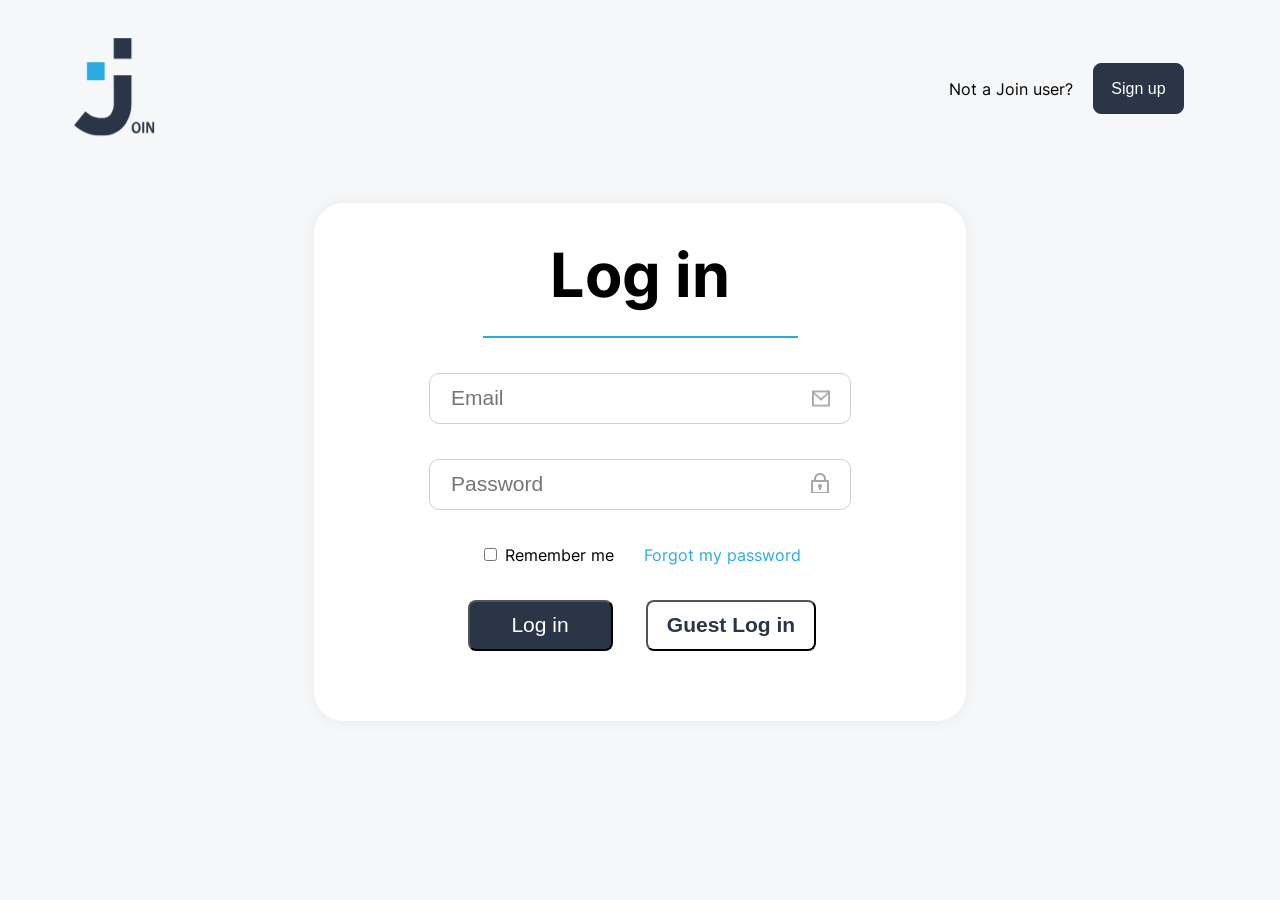
<file: index.html>
<!DOCTYPE html>
<html lang="en">

<head>
    <meta charset="UTF-8">
    <meta http-equiv="X-UA-Compatible" content="IE=edge">
    <meta name="viewport" content="width=device-width, initial-scale=1.0">
    <title>Join</title>
    <link rel="shortcut icon" href="assets/img/favicon/join.logo-dark.png" type="image/x-icon">
    <link rel="stylesheet" href="assets/css/login.css">
    <link rel="stylesheet" href="assets/css/login-effects.css">
    <link rel="stylesheet" href="assets/css/login-responsive.css">
    <link rel="stylesheet" href="assets/css/fonts.css">
    <script src="assets/js/mini_backend.js"></script>
    <script> setURL('https://anil-orhan.developerakademie.net/smallest_backend_ever');</script>
    <script src="assets/js/login.js"></script>
    <script src="assets/js/register.js"></script>
    <script src="assets/js/login-template.js"></script>
</head>

<body onload="initStart(); renderStartScreen(); emptyActiveUser();">
    <div id="render-login-html">
    </div>
</body>

</html>
</file>
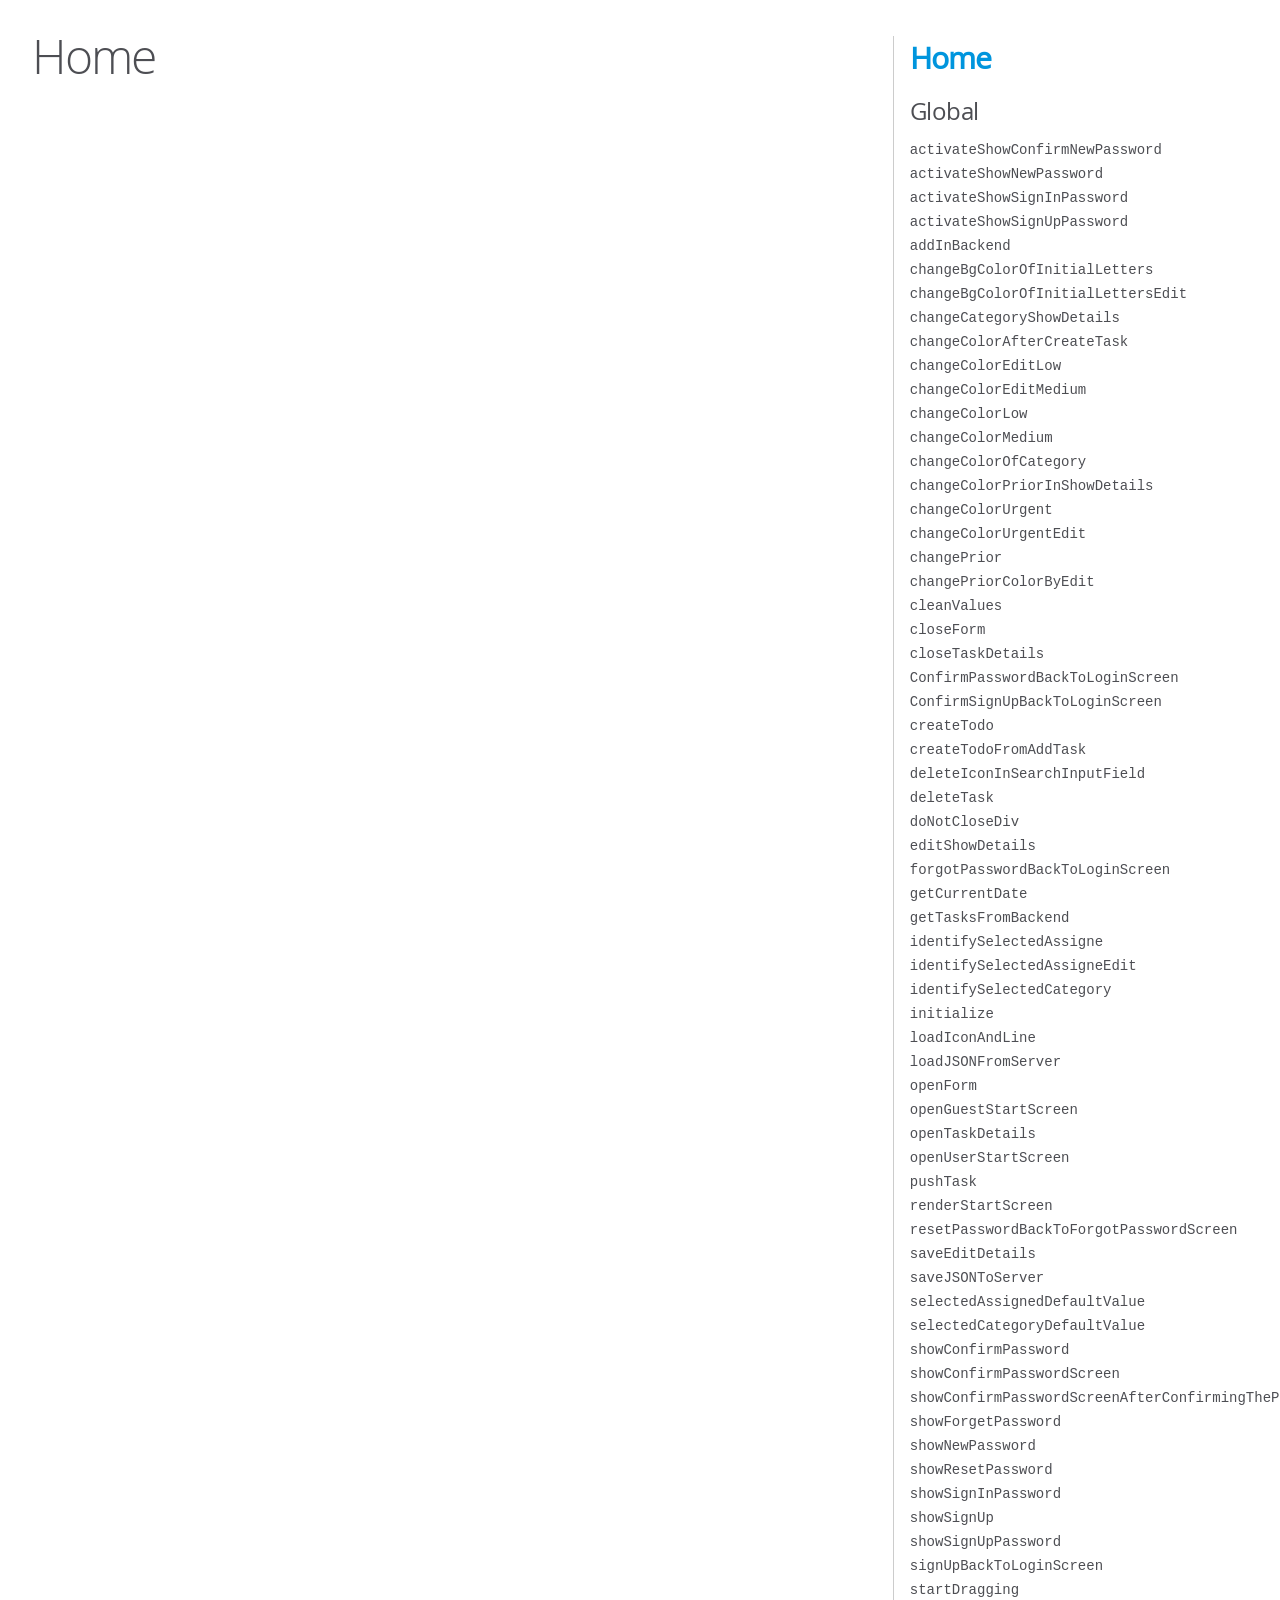
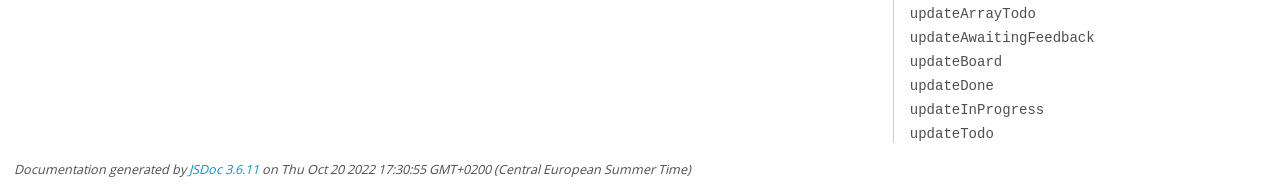
<file: assets/js/out/index.html>
<!DOCTYPE html>
<html lang="en">
<head>
    <meta charset="utf-8">
    <title>JSDoc: Home</title>

    <script src="scripts/prettify/prettify.js"> </script>
    <script src="scripts/prettify/lang-css.js"> </script>
    <!--[if lt IE 9]>
      <script src="//html5shiv.googlecode.com/svn/trunk/html5.js"></script>
    <![endif]-->
    <link type="text/css" rel="stylesheet" href="styles/prettify-tomorrow.css">
    <link type="text/css" rel="stylesheet" href="styles/jsdoc-default.css">
</head>

<body>

<div id="main">

    <h1 class="page-title">Home</h1>

    



    


    <h3> </h3>










    









</div>

<nav>
    <h2><a href="index.html">Home</a></h2><h3>Global</h3><ul><li><a href="global.html#activateShowConfirmNewPassword">activateShowConfirmNewPassword</a></li><li><a href="global.html#activateShowNewPassword">activateShowNewPassword</a></li><li><a href="global.html#activateShowSignInPassword">activateShowSignInPassword</a></li><li><a href="global.html#activateShowSignUpPassword">activateShowSignUpPassword</a></li><li><a href="global.html#addInBackend">addInBackend</a></li><li><a href="global.html#changeBgColorOfInitialLetters">changeBgColorOfInitialLetters</a></li><li><a href="global.html#changeBgColorOfInitialLettersEdit">changeBgColorOfInitialLettersEdit</a></li><li><a href="global.html#changeCategoryShowDetails">changeCategoryShowDetails</a></li><li><a href="global.html#changeColorAfterCreateTask">changeColorAfterCreateTask</a></li><li><a href="global.html#changeColorEditLow">changeColorEditLow</a></li><li><a href="global.html#changeColorEditMedium">changeColorEditMedium</a></li><li><a href="global.html#changeColorLow">changeColorLow</a></li><li><a href="global.html#changeColorMedium">changeColorMedium</a></li><li><a href="global.html#changeColorOfCategory">changeColorOfCategory</a></li><li><a href="global.html#changeColorPriorInShowDetails">changeColorPriorInShowDetails</a></li><li><a href="global.html#changeColorUrgent">changeColorUrgent</a></li><li><a href="global.html#changeColorUrgentEdit">changeColorUrgentEdit</a></li><li><a href="global.html#changePrior">changePrior</a></li><li><a href="global.html#changePriorColorByEdit">changePriorColorByEdit</a></li><li><a href="global.html#cleanValues">cleanValues</a></li><li><a href="global.html#closeForm">closeForm</a></li><li><a href="global.html#closeTaskDetails">closeTaskDetails</a></li><li><a href="global.html#ConfirmPasswordBackToLoginScreen">ConfirmPasswordBackToLoginScreen</a></li><li><a href="global.html#ConfirmSignUpBackToLoginScreen">ConfirmSignUpBackToLoginScreen</a></li><li><a href="global.html#createTodo">createTodo</a></li><li><a href="global.html#createTodoFromAddTask">createTodoFromAddTask</a></li><li><a href="global.html#deleteIconInSearchInputField">deleteIconInSearchInputField</a></li><li><a href="global.html#deleteTask">deleteTask</a></li><li><a href="global.html#doNotCloseDiv">doNotCloseDiv</a></li><li><a href="global.html#editShowDetails">editShowDetails</a></li><li><a href="global.html#forgotPasswordBackToLoginScreen">forgotPasswordBackToLoginScreen</a></li><li><a href="global.html#getCurrentDate">getCurrentDate</a></li><li><a href="global.html#getTasksFromBackend">getTasksFromBackend</a></li><li><a href="global.html#identifySelectedAssigne">identifySelectedAssigne</a></li><li><a href="global.html#identifySelectedAssigneEdit">identifySelectedAssigneEdit</a></li><li><a href="global.html#identifySelectedCategory">identifySelectedCategory</a></li><li><a href="global.html#initialize">initialize</a></li><li><a href="global.html#loadIconAndLine">loadIconAndLine</a></li><li><a href="global.html#loadJSONFromServer">loadJSONFromServer</a></li><li><a href="global.html#openForm">openForm</a></li><li><a href="global.html#openGuestStartScreen">openGuestStartScreen</a></li><li><a href="global.html#openTaskDetails">openTaskDetails</a></li><li><a href="global.html#openUserStartScreen">openUserStartScreen</a></li><li><a href="global.html#pushTask">pushTask</a></li><li><a href="global.html#renderStartScreen">renderStartScreen</a></li><li><a href="global.html#resetPasswordBackToForgotPasswordScreen">resetPasswordBackToForgotPasswordScreen</a></li><li><a href="global.html#saveEditDetails">saveEditDetails</a></li><li><a href="global.html#saveJSONToServer">saveJSONToServer</a></li><li><a href="global.html#selectedAssignedDefaultValue">selectedAssignedDefaultValue</a></li><li><a href="global.html#selectedCategoryDefaultValue">selectedCategoryDefaultValue</a></li><li><a href="global.html#showConfirmPassword">showConfirmPassword</a></li><li><a href="global.html#showConfirmPasswordScreen">showConfirmPasswordScreen</a></li><li><a href="global.html#showConfirmPasswordScreenAfterConfirmingThePassword">showConfirmPasswordScreenAfterConfirmingThePassword</a></li><li><a href="global.html#showForgetPassword">showForgetPassword</a></li><li><a href="global.html#showNewPassword">showNewPassword</a></li><li><a href="global.html#showResetPassword">showResetPassword</a></li><li><a href="global.html#showSignInPassword">showSignInPassword</a></li><li><a href="global.html#showSignUp">showSignUp</a></li><li><a href="global.html#showSignUpPassword">showSignUpPassword</a></li><li><a href="global.html#signUpBackToLoginScreen">signUpBackToLoginScreen</a></li><li><a href="global.html#startDragging">startDragging</a></li><li><a href="global.html#updateArrayTodo">updateArrayTodo</a></li><li><a href="global.html#updateAwaitingFeedback">updateAwaitingFeedback</a></li><li><a href="global.html#updateBoard">updateBoard</a></li><li><a href="global.html#updateDone">updateDone</a></li><li><a href="global.html#updateInProgress">updateInProgress</a></li><li><a href="global.html#updateTodo">updateTodo</a></li></ul>
</nav>

<br class="clear">

<footer>
    Documentation generated by <a href="https://github.com/jsdoc/jsdoc">JSDoc 3.6.11</a> on Thu Oct 20 2022 17:30:55 GMT+0200 (Central European Summer Time)
</footer>

<script> prettyPrint(); </script>
<script src="scripts/linenumber.js"> </script>
</body>
</html>
</file>
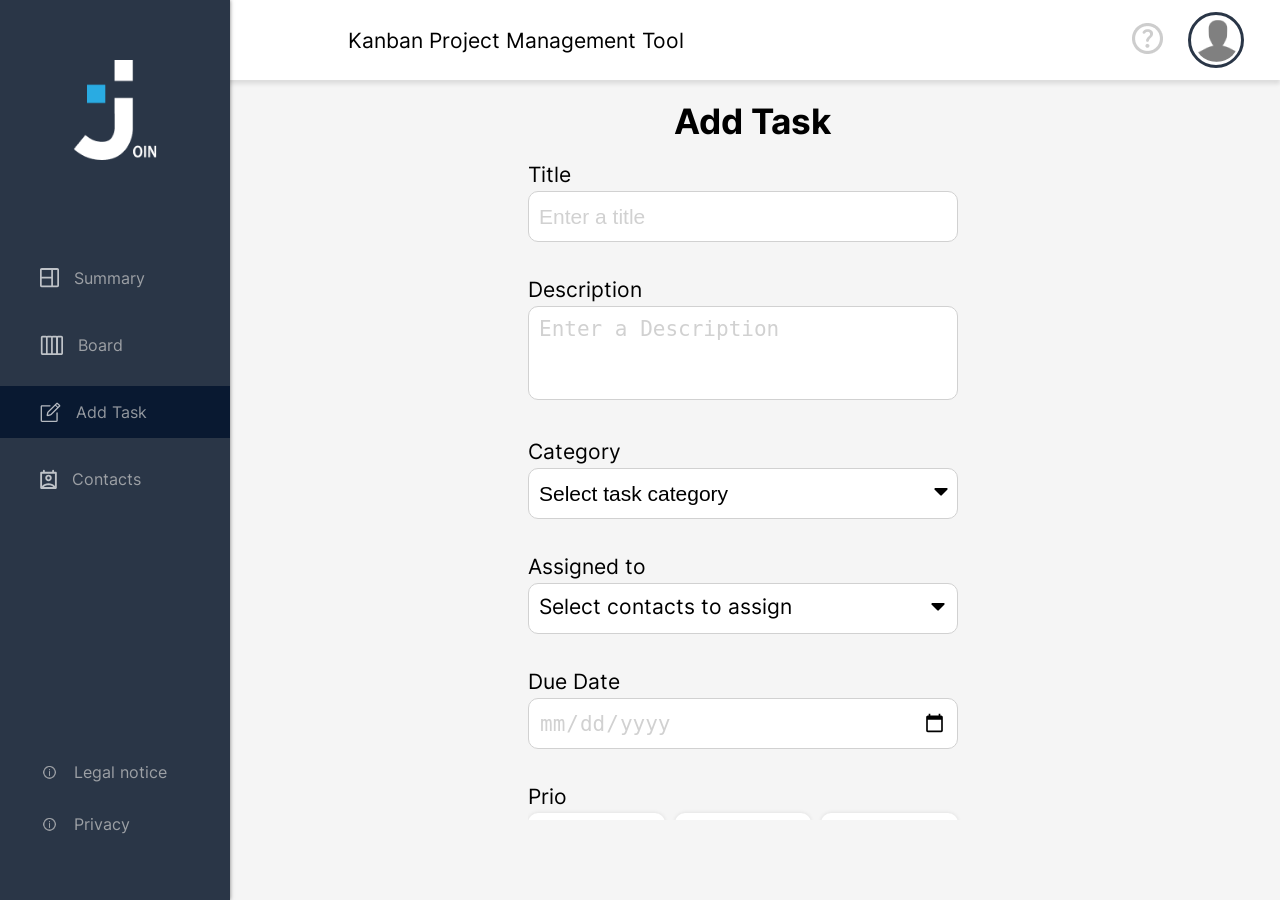
<file: addTask.html>
<!DOCTYPE html>
<html lang="en">

<head>
    <meta charset="UTF-8">
    <meta http-equiv="X-UA-Compatible" content="IE=edge">
    <meta name="viewport" content="width=device-width, initial-scale=1.0">
    <link rel="shortcut icon" href="assets/img/favicon/join.logo-dark.png" type="image/x-icon">
    <link rel="stylesheet" href="assets/css/fonts.css">
    <link rel="stylesheet" href="assets/css/header.css">
    <link rel="stylesheet" href="assets/css/sidebar.css">
    <link rel="stylesheet" href="assets/css/board.css">
    <link rel="stylesheet" href="assets/css/addTask.css">
    <link rel="stylesheet" href="assets/css/addTask-responsive.css">
    <script src="assets/js/script.js"></script>
    <script src="assets/js/header.js"></script>
    <script src="assets/js/board.js"></script>
    <script src="assets/js/board_template.js"></script>
    <script src="assets/js/addTaskAndBoard.js"></script>
    <script src="assets/js/addTaskAndBoardChangeColor.js"></script>
    <script src="assets/js/addTask.js"></script>
    <script src="assets/js/mini_backend.js"></script>
    <script> setURL('https://anil-orhan.developerakademie.net/smallest_backend_ever');</script>
    <script src="assets/js/login.js"></script>
    <script src="assets/js/register.js"></script>
    <title>Add Task</title>
</head>

<body onload="init(), addActiveClass2(),  initAddTask()">
    <div w3-include-html="assets/templates/header.html"></div>

    <div w3-include-html="assets/templates/sidebar.html"></div>

    <div class="main-container-addTask scrollbar-task-addTask ">
        <div class="text-header text-header-addTask">Add Task</div>

        <form onsubmit="createTodoForBoard(); return false;" class="container-inputfield-addTask">
            <div class="container-for-seperate-left-and-right-content-addTask">
                <div>
                    <div class="margin-popup"><label class="pop-up-child popup-child-for-left-side pop-up-child-addedTask"
                            for="title">Title</label><br></div>
                    <input onclick="closeDropDownAddTask()" class="title-popup title-popup-addTask" type="text" id="title" name="title"
                        placeholder="Enter a title" required>

                    <div class="margin-popup"><label class="pop-up-child popup-child-for-left-side pop-up-child-addedTask"
                            for="descriptionPopup">Description</label><br>
                    </div>
                    <textarea onclick="closeDropDownAddTask()" class="description-popup description-popup-addTask" type="text" id="descriptionPopup"
                        name="descriptionPopup" rows="3" cols="20" placeholder="Enter a Description"
                        required></textarea>

                    <div class="margin-popup"><label class="pop-up-child popup-child-for-left-side pop-up-child-addedTask"
                            for="category-popup">Category</label><br>
                    </div>
                    <div id="selectCategory" class="category-parent-div">
                        <select onclick="closeDropDownAddTask()" class="category-popup category-popup-addTask" id="category-popup"
                            onChange="identifySelectedCategory(this);" required>
                            <option value="" disabled selected>Select task category</option>
                            <option value="New Category">New Category</option>
                            <option value="Sales">Sales</option>
                            <option value="Design">Design</option>
                            <option value="Backoffice">Backoffice</option>
                            <option value="Marketing">Marketing</option>
                            <option value="IT">IT</option>
                            <option value="Media">Media</option>
                        </select><br>
                        <div class="img-arrow-select-addTask"><img src="assets/img/addTask/vector_arrow_black.png">
                        </div>
                    </div>

                    <div class="margin-popup"><label class="pop-up-child popup-child-for-left-side pop-up-child-addedTask"
                            for="assignedto-popup">Assigned
                            to</label><br>
                    </div>


                    <div id="assignedParentDiv" class="assignedto-parent-div assignedto-popup-addTask scrollbar-task-assigned-to">
                        <div onclick="openAssignedToCheckbox()">
                            <div>Select contacts to assign</div>
                            <div class="img-arrow-select-board-div-assigned"><img
                                    src="assets/img/addTask/vector_arrow_black.png"></div>
                        </div>
                        <div class="d-none" id="checkboxWithNamesAssignedTo">

                            <label for="name0">
                                <div class="assigned-for-checkbox">
                                    <div class="assignedto-child-div">Marcus Haas</div>
                                    <div><input id="name0" type="checkbox" name="Marcus Haas" value="Marcus Haas">
                                    </div>
                                </div>
                            </label>

                            <label for="name1">
                                <div class="assigned-for-checkbox">
                                    <div class="assignedto-child-div">Marius Katzer</div>
                                    <div><input id="name1" type="checkbox" name="Marius Katzer"
                                            value="Marius Katzer"></div>
                                </div>
                            </label>

                            <label for="name2">
                                <div class="assigned-for-checkbox">
                                    <div class="assignedto-child-div">Anil Orhan</div>
                                    <div><input id="name2" type="checkbox" name="Anil Orhan" value="Anil Orhan">
                                    </div>
                                </div>
                            </label>

                            <div class="assigned-for-checkbox">
                                <div class="assignedto-child-div invite-contact-addTask">Invite New Contact</div>
                                <div><img class="contact-img-addTask" src="assets/img/addTask/contact.png">
                                </div>
                            </div>
                        </div>
                    </div>


                </div>

                <div class="seperate-line-popup-addTask hide-mediaquery">

                </div>

                <div>
                    <div class="margin-popup"><label class="pop-up-child pop-up-child-addedTask" for="duedate">Due
                            Date</label></div>
                    <input onclick="closeDropDownAddTask()" onchange="duedateChangeColor()" class="duedate-popup duedate-popup-addTask " type="date"
                        id="duedate" name="duedate" required>

                    <div class="margin-popup pop-up-child pop-up-child-addedTask">Prio</div>
                    <div class="prio-popup prio-popup-addTask">
                        <div id="urgentPopup" onclick="changeColorUrgent(); closeDropDownAddTask()" class="urgent-popup">Urgent
                            <div class="urgent-popup-child">
                                <div class="position-urgent-arrow-popup-first"><img id="urgentFirstPopup"
                                        src="assets/img/board/arrow-urgent.svg"></div>
                                <div class="position-urgent-arrow-popup-second"><img id="urgentSecondPopup"
                                        src="assets/img/board/arrow-urgent.svg"></div>
                            </div>
                        </div>
                        <div id="mediumPopup" onclick="changeColorMedium(); closeDropDownAddTask()" class="medium-popup">Medium
                            <div class="medium-popup-child">
                                <div class="position-medium-arrow-popup-first"><img id="mediumFirstPopup"
                                        src="assets/img/board/arrow-medium.svg"></div>
                                <div class="position-medium-arrow-popup-second"><img id="mediumSecondPopup"
                                        src="assets/img/board/arrow-medium.svg"></div>
                            </div>
                        </div>
                        <div id="lowPopup" onclick="changeColorLow(); closeDropDownAddTask()" class="low-popup">Low
                            <div class="low-popup-child">
                                <div class="position-low-arrow-popup-first"><img id="lowFirstPopup"
                                        src="assets/img/board/arrow-low.svg"></div>
                                <div class="position-low-arrow-popup-second"><img id="lowSecondPopup"
                                        src="assets/img/board/arrow-low.svg"></div>
                            </div>
                        </div>
                    </div>

                    <div class="margin-popup"><label class="pop-up-child pop-up-child-addedTask"
                            for="subtaskPopup">Subtask</label><br>
                    </div>
                    <div class="parent-subtask-div">
                        <input onclick="closeDropDownAddTask()" class="subtask-popup subtask-popup-addTask" type="text" id="subtaskPopup"
                            name="subtaskPopup" placeholder="Add a new subtask"></input>
                        <img class="img-plus-subtask" src="assets/img/addTask/plus.png">
                    </div>
                    <div class="subtask-checkbox-div">
                        <div><input class="checkbox-subtask" type="checkbox" id="subtaskCheckbox" name="subtaskCheckbox"
                            value="subtask"></div>
                        <div class="checkbox-substask-child"><label for="subtaskCheckbox"> Subtask 1</label><br></div>
                    </div>

                    <div class="btn-popup btn-popup-addTask">
                        <button type="button" onmouseover="changeColorOfCross()"
                            onmouseleave="changeColorOfCrossToStandard()" onclick="cleanFormAddTask()"
                            id="btn-first btn-first-addTask" class="first-btn">Clear
                            <img id="getCrossForHover" class="cross-popup-btn" src="assets/img/board/close-popup.svg">
                        </button>
                        <button type="submit" value="submit" class="second-btn second-btn-addTask">Create Task<img
                                class="hook-popup-btn" src="assets/img/board/hook-popup.svg"></button>
                    </div>
                </div>
            </div>
        </form>
    </div>

    <div id="addedTask" class="popup-after-added-task">Task added to board<img src="assets/img/sidebar/board-icon.svg">
    </div>

</body>

</html>
</file>
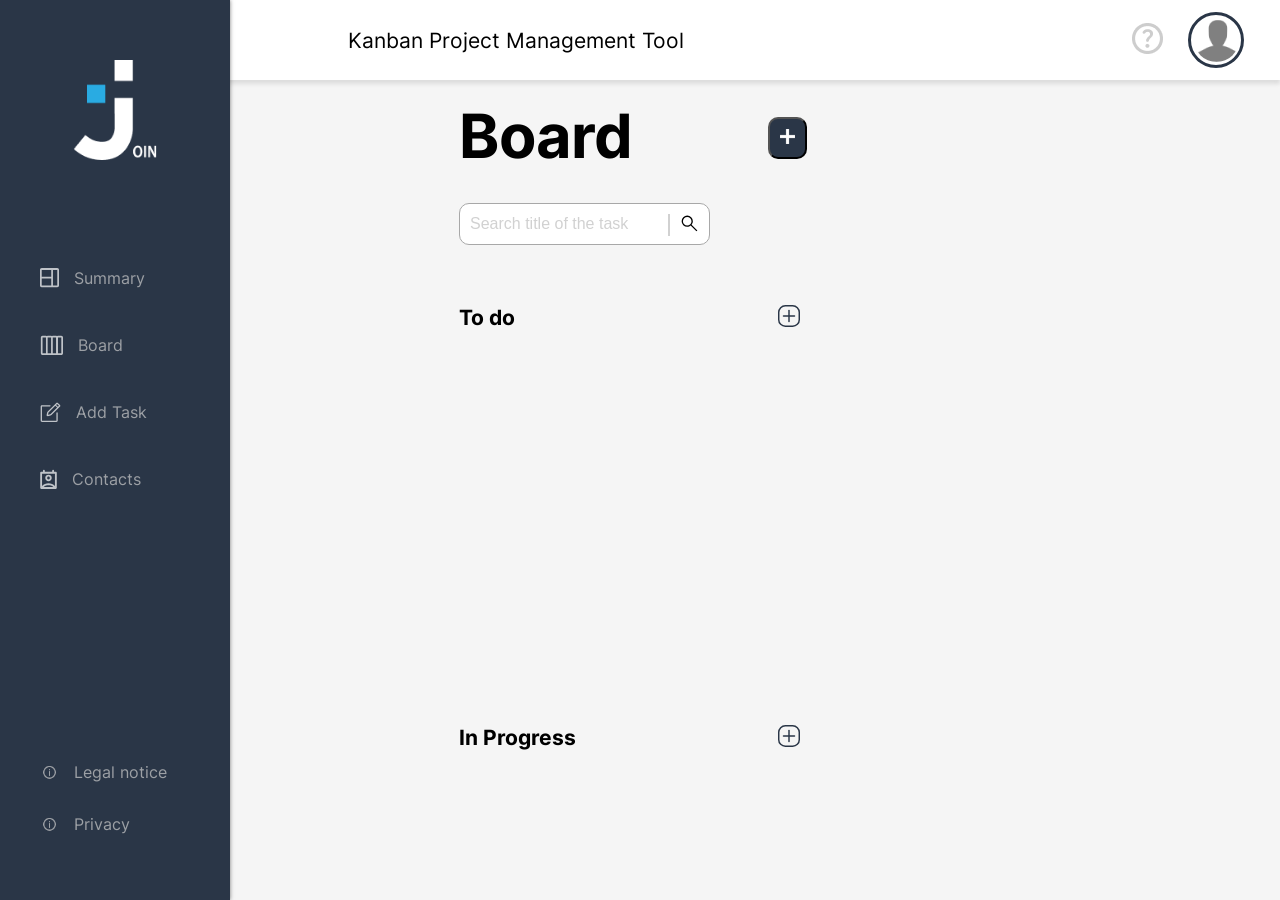
<file: board.html>
<!DOCTYPE html>
<html lang="en">

<head>
    <meta charset="UTF-8">
    <meta http-equiv="X-UA-Compatible" content="IE=edge">
    <meta name="viewport" content="width=device-width, initial-scale=1.0">
    <link rel="shortcut icon" href="assets/img/favicon/join.logo-dark.png" type="image/x-icon">
    <link rel="stylesheet" href="assets/css/fonts.css">
    <link rel="stylesheet" href="assets/css/header.css">
    <link rel="stylesheet" href="assets/css/sidebar.css">
    <link rel="stylesheet" href="assets/css/board.css">
    <link rel="stylesheet" href="assets/css/board-responsive.css">
    <script src="assets/js/script.js"></script>
    <script src="assets/js/header.js"></script>
    <script src="assets/js/board.js"></script>
    <script src="assets/js/board_template.js"></script>
    <script src="assets/js/addTaskAndBoard.js"></script>
    <script src="assets/js/addTaskAndBoardChangeColor.js"></script>
    <script src="assets/js/addTask.js"></script>
    <script src="assets/js/mini_backend.js"></script>
    <script> setURL('https://anil-orhan.developerakademie.net/smallest_backend_ever');</script>
    <script src="assets/js/login.js"></script>
    <script src="assets/js/register.js"></script>
    <title>Board</title>
</head>

<body id="bodyContainer" onload="init(); initialize();" onclick="closeTaskDetails()">

    <div w3-include-html="assets/templates/header.html"></div>

    <div w3-include-html="assets/templates/sidebar.html"></div>
    <div id="overlay"></div>
    <div  id="overlayAddTask" class="hide-mobile"></div>
    <div id="mainContainer" class="main-container">

        <div class="first-container">
            <div class="text-board">Board
                <button onclick="openForm(event)" class="hide btn-for-mobile"><img class="icon-plus"
                        src="assets/img/board/plus-icon.png"></button>
            </div>
            <div class="inputfield-and-button">
                <div class="inputfield-container">
                    <input onkeydown="deleteIconInSearchInputField()" onkeyup="loadIconAndLine(); searchFilter();"
                        class="inputfield" type="text" id="searchTask" name="searchTask"
                        placeholder="Search title of the task">
                    <div id="line" class="line-container"><span class="line"></span></div>
                    <div id="iconSearch" class="search-container"><img class="icon-search"
                            src="assets/img/board/search-icon.svg"></div>
                </div>


                <button onclick="openForm(event)" class="btn hide-mobile">Add Task <img class="icon-plus"
                        src="assets/img/board/plus-icon.png"></button>
            </div>
        </div>

        <div class="second-container">

            <div ondrop="moveTo('todo')" ondragover="allowDrop(event)" class="container-tasks">
                <div id="todoChild" onclick="openForm(event, 'todo')" class="child-container-tasks">
                    <div class="title-area">To do</div>
                    <img class="plus-button" src="assets/img/board/plus-button.svg">
                </div>
                <div class="scrollbar-task" id="todo">

                </div>
            </div>

            <div ondrop="moveTo('inProgress')" ondragover="allowDrop(event)" class="container-tasks">
                <div id=" todoChild" onclick="openForm(event, 'inProgress')"
                    class="child-container-tasks margin-top-for-more-distance">
                    <div class="title-area">In Progress</div>
                    <img class="plus-button" src="assets/img/board/plus-button.svg">
                </div>
                <div class="scrollbar-task" id="inProgress">

                </div>
            </div>

            <div ondrop="moveTo('awaitingFeedback')" ondragover="allowDrop(event)" class="container-tasks">
                <div id="todoChild" onclick="openForm(event, 'awaitingFeedback')"
                    class="child-container-tasks margin-top-for-more-distance">
                    <div class="title-area">Awaiting Feedback</div>
                    <img class="plus-button" src="assets/img/board/plus-button.svg">
                </div>
                <div class="scrollbar-task" id="awaitingFeedback">

                </div>
            </div>

            <div ondrop="moveTo('done')" ondragover="allowDrop(event)" class="container-tasks">
                <div id=" todoChild" onclick="openForm(event, 'done')"
                    class="child-container-tasks margin-top-for-more-distance">
                    <div class="title-area">Done</div>
                    <img class="plus-button" src="assets/img/board/plus-button.svg">
                </div>
                <div class="scrollbar-task" id="done">

                </div>
            </div>
        </div>
    </div>

    <form onsubmit="createTodo(); return false;">
        <div onclick="doNotCloseDiv(event)" id="popup-window" class="add-task-pop-up">
            <div onclick="closeForm()" class="cross-popup">
                <img src="assets/img/board/close-popup.svg">
            </div>
            <div class="padding-popup-box">
                <div class="title-pop-up">Add Task</div>
                <div class="container-for-seperate-left-and-right-content">
                    <div>
                        <div class="margin-popup"><label class="pop-up-child" for="title">Title</label><br></div>
                        <input onclick="closeDropDown()" class="title-popup" type="text" id="title" name="title" placeholder="Enter a title"
                            required>

                        <div class="margin-popup"><label class="pop-up-child"
                                for="descriptionPopup">Description</label><br>
                        </div>
                        <textarea onclick="closeDropDown()" class="description-popup" type="text" id="descriptionPopup" name="descriptionPopup"
                            rows="5" cols="20" placeholder="Enter a Description" required></textarea>

                        <div class="margin-popup"><label class="pop-up-child" for="category-popup">Category</label><br>
                        </div>
                        <div id="selectCategory" class="category-parent-div-board">
                            <select onclick="closeDropDown()" class="category-popup" id="category-popup"
                                onChange="identifySelectedCategory(this);" required>
                                <option value="" disabled selected>Select task category</option>
                                <option classs="new-category" value="New Category">New Category</option>
                                <option value="Sales">Sales</option>
                                <option value="Design">Design</option>
                                <option value="Backoffice">Backoffice</option>
                                <option value="Marketing">Marketing</option>
                                <option value="IT">IT</option>
                                <option value="Media">Media</option>
                            </select><br>
                            <div class="img-arrow-select-board-div"><img src="assets/img/board/vector_arrow_black.png">
                            </div>
                        </div>

                        <div class="margin-popup"><label class="pop-up-child" for="assignedto-popup">Assigned
                                to</label><br>
                        </div>

                        <div id="assignedParentDivBoard" class="assignedto-parent-div-board scrollbar-task-assigned-to-board">
                            <div onclick="openAssignedToCheckboxBoard()">
                                <div>Select contacts to assign</div>
                                <div class="img-arrow-select-board-div-assigned"><img
                                        src="assets/img/addTask/vector_arrow_black.png"></div>
                            </div>
                            <div class="d-none" id="checkboxWithNamesAssignedToBoard">

                                <label for="name0">
                                    <div class="assigned-for-checkbox-board">
                                        <div class="assignedto-child-div-board">Marcus Haas</div>
                                        <div><input id="name0" type="checkbox" name="Marcus Haas" value="Marcus Haas">
                                        </div>
                                    </div>
                                </label>
    
                                <label for="name1">
                                    <div class="assigned-for-checkbox-board">
                                        <div class="assignedto-child-div-board">Marius Katzer</div>
                                        <div><input id="name1" type="checkbox" name="Marius Katzer"
                                                value="Marius Katzer"></div>
                                    </div>
                                </label>
    
                                <label for="name2">
                                    <div class="assigned-for-checkbox-board">
                                        <div class="assignedto-child-div-board">Anil Orhan</div>
                                        <div><input id="name2" type="checkbox" name="Anil Orhan" value="Anil Orhan">
                                        </div>
                                    </div>
                                </label>

                                <div class="assigned-for-checkbox-board">
                                    <div class="assignedto-child-div-board invite-contact-board">Invite New Contact</div>
                                    <div><img class="contact-img-board" src="assets/img/board/contact.png">
                                    </div>
                                </div>
                            </div>
                        </div>
                    </div>

                    <div class="seperate-line-popup hide-mobile">

                    </div>

                    <div>
                        <div class="margin-popup"><label class="pop-up-child" for="duedate">Due Date</label></div>
                        <input onclick="closeDropDown()" onchange="duedateChangeColor()" class="duedate-popup" type="date" id="duedate"
                            name="duedate" required>

                        <div class="margin-popup pop-up-child">Prio</div>
                        <div class="prio-popup">
                            <div id="urgentPopup" onclick="changeColorUrgent(); closeDropDown()" class="urgent-popup">Urgent
                                <div class="urgent-popup-child">
                                    <div class="position-urgent-arrow-popup-first"><img id="urgentFirstPopup"
                                            src="assets/img/board/arrow-urgent.svg"></div>
                                    <div class="position-urgent-arrow-popup-second"><img id="urgentSecondPopup"
                                            src="assets/img/board/arrow-urgent.svg"></div>
                                </div>
                            </div>
                            <div id="mediumPopup" onclick="changeColorMedium(); closeDropDown()" class="medium-popup">Medium
                                <div class="medium-popup-child">
                                    <div class="position-medium-arrow-popup-first"><img id="mediumFirstPopup"
                                            src="assets/img/board/arrow-medium.svg"></div>
                                    <div class="position-medium-arrow-popup-second"><img id="mediumSecondPopup"
                                            src="assets/img/board/arrow-medium.svg"></div>
                                </div>
                            </div>
                            <div id="lowPopup" onclick="changeColorLow(); closeDropDown()" class="low-popup">Low
                                <div class="low-popup-child">
                                    <div class="position-low-arrow-popup-first"><img id="lowFirstPopup"
                                            src="assets/img/board/arrow-low.svg"></div>
                                    <div class="position-low-arrow-popup-second"><img id="lowSecondPopup"
                                            src="assets/img/board/arrow-low.svg"></div>
                                </div>
                            </div>
                        </div>

                        <div class="margin-popup"><label class="pop-up-child" for="subtaskPopup">Subtask</label><br>
                        </div>

                        <div class="parent-subtask-div">
                            <input class="subtask-popup" type="text" id="subtaskPopup" name="subtaskPopup"
                                placeholder="Add a new subtask"></input>
                            <img class="img-plus-subtask" src="assets/img/board/plus.png">
                        </div>

                        <div class="subtask-checkbox-small">
                            <input onclick="closeDropDown()" class="checkbox-subtask" type="checkbox" id="subtaskCheckbox" name="subtaskCheckbox"
                            value="subtask">
                            <label class="subtask-margin" for="subtaskCheckbox"> Subtask 1</label><br>
                        </div>

                        <div class="btn-popup">
                            <button type="button" onmouseover="changeCrossToBlue()"
                                onmouseleave="changeColorOfCrossToBlack()" onclick="cleanForm()" id="btn-first"
                                class="first-btn hide-mobile">Cancel<img id="crossForHoverInBoard"
                                    class="cross-popup-btn" src="assets/img/board/close-popup.svg"></button>
                            <button type="submit" value="submit" class="second-btn">Create Task<img
                                    src="assets/img/board/hook-popup.svg"></button>
                        </div>
                    </div>
                </div>
            </div>
        </div>
    </form>

    <div id="openTask" class="d-none" onclick="doNotCloseDiv(event)">

    </div>

    <div id="editOpenTaskDetails" class="d-none" onclick="doNotCloseDiv(event)">
        <div class="edit-content scrollbar-task-edit" id="editContent">

        </div>
    </div>
</body>

</html>
</file>
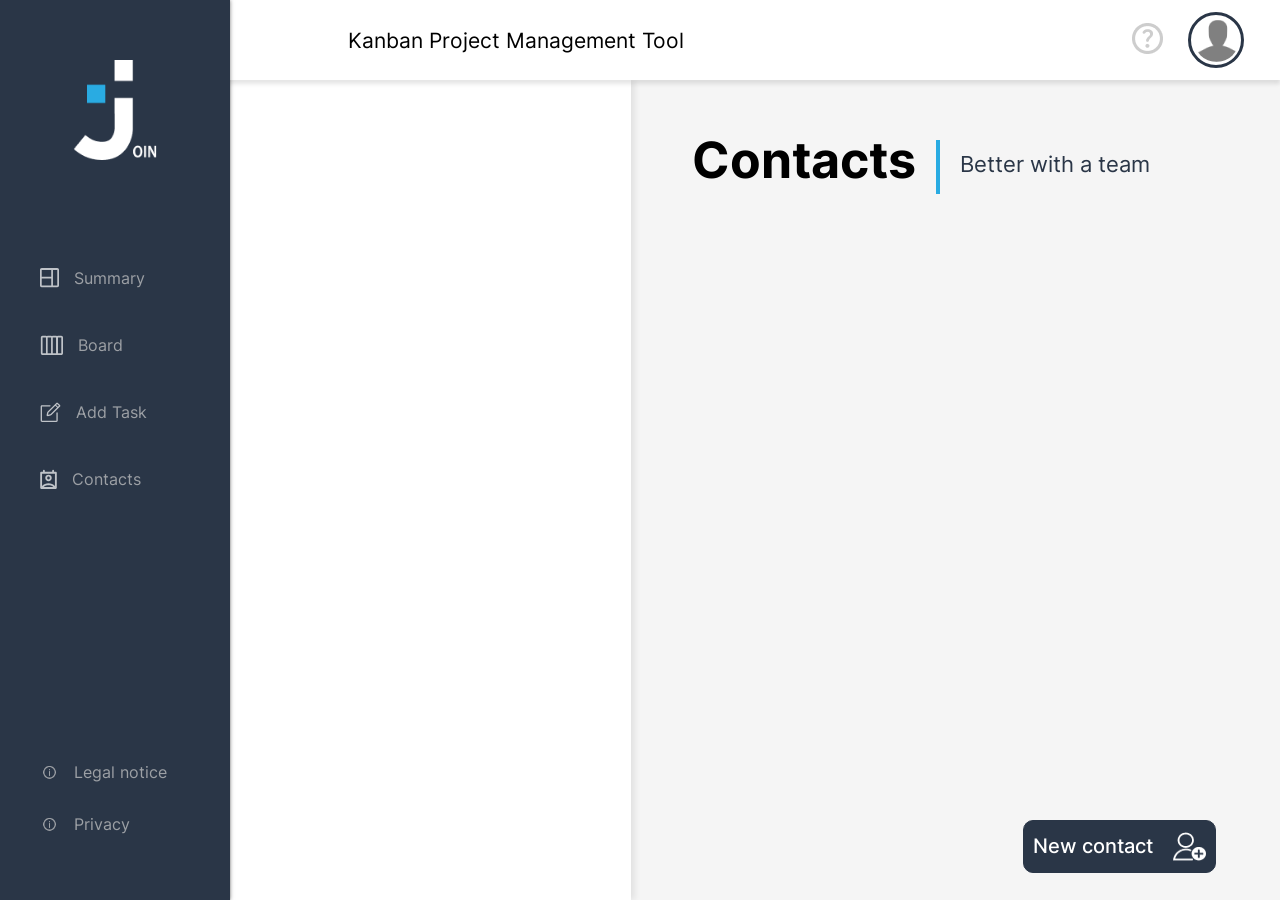
<file: contacts.html>
<!DOCTYPE html>
<html lang="en">

<head>
    <meta charset="UTF-8">
    <meta http-equiv="X-UA-Compatible" content="IE=edge">
    <meta name="viewport" content="width=device-width, initial-scale=1.0">
    <title>Contacts</title>

    <link rel="shortcut icon" href="assets/img/favicon/join.logo-dark.png" type="image/x-icon">

    <link rel="stylesheet" href="assets/css/fonts.css">
    <link rel="stylesheet" href="assets/css/header.css">
    <link rel="stylesheet" href="assets/css/sidebar.css">
    <link rel="stylesheet" href="assets/css/contacts.css">
    <link rel="stylesheet" href="assets/css/contacts-responsive.css">
    <link rel="stylesheet" href="assets/css/contacts-overlay.css">
    <link rel="stylesheet" href="assets/css/contacts-overlay-responsive.css">

    <script src="assets/js/script.js"></script>
    <script src="assets/js/contatcs.js"></script>
    <script src="assets/js/contacts-templates.js"></script>
    <script src="assets/js/header.js"></script>
    <script src="assets/js/mini_backend.js"></script>
    <script> setURL('https://anil-orhan.developerakademie.net/smallest_backend_ever');</script>
    <script src="assets/js/login.js"></script>
    <script src="assets/js/register.js"></script>
</head>

<body onload="InitContacts()">

    <div w3-include-html="assets/templates/header.html"></div>

    <div id="contacts-kanban" class="kanban-title d-none">Kanban Project Managment Tool</div>

    <div class="contacts-back-btn d-none" id="contacts-back-btn" onclick="MoveBackToContacts()">
        <img src="assets/img/legal notice/arrrow-left.png">
    </div>

    <div class="contacts-headline-container" id="contacts-headline-container">
        <div class="contacts-headline">Contacts</div>
        <div class="contacts-border"></div>
        <div class="contacts-slogan">Better with a team</div>
    </div>

    <div class="new-contacts-btn" onclick="showOverlay()">
        <div class="new-contacts-btn-text">New contact</div>
        <img class="new-contacts-icon" src="assets/img/contacts/new-contact.png">
    </div>


    <div class="new-contacts-btn-rs" id="new-contacts-btn-rs" onclick="showOverlayResponsive()">
        <div class="new-contacts-btn-text">New contact</div>
        <img class="new-contacts-icon" src="assets/img/contacts/new-contact.png">
    </div>


    <!-----------------Overlay add contact------------------>

    <div class="overlay-bg d-none" id="overlay-background">
        <div class="overlay-add-contact-container" id="overlay-container">
            <div class="overlay-left-part">
                <img class="overlay-join-logo" src="assets/img/contacts/logo.png">
                <div class="overlay-headline">Add contact</div>
                <div class="overlay-slogan">Tasks are better with a team!</div>
                <div class="overlay-slogan-border"></div>
            </div>
            <div class="overlay-right-part">
                <img class="close-overlay" src="assets/img/contacts/cancel-icon.png" onclick="closeOverlay()">
                <img class="close-overlay-rs" src="assets/img/contacts/cancel-white.svg"
                    onclick="closeOverlayResponsive()">
                <div class="user-contacts-help-frame">
                    <div class="overlay-user-icon-container">
                        <img class="overlay-user-icon-white" src="assets/img/contacts/user-white.png">
                    </div>

                    <form onsubmit="addNewContact(); return false;">
                        <div class="overlay-contacts-details-container">
                            <div class="overlay-contacts-details-frame">
                                <input id="new-name" class="overlay-input-design input-icon-user" required type="text"
                                    placeholder="Name">
                            </div>
                            <div class="overlay-contacts-details-frame">
                                <input id="new-email" class="overlay-input-design input-icon-letter" required
                                    type="email" placeholder="Email">
                                <div class="red-text" id="double-email"></div>
                            </div>
                            <div class="overlay-contacts-details-frame">
                                <input id="new-phone" class="overlay-input-design input-icon-phone" placeholder="Phone"
                                    required>
                            </div>
                        </div>

                </div>

                <div class="overlay-btn-frame">
                    <div class="overlay-cancel-btn" onclick="closeOverlay()">
                        <div class="overlay-cancel-btn-text">Cancel</div>
                        <div class="overlay-cancel-btn-image"></div>
                    </div>

                    <button class="overlay-create-btn">
                        <div class="overlay-create-btn-text">Create contact</div>
                        <img src="assets/img/contacts/check.png">
                    </button>
                </div>

                </form>
            </div>

        </div>
    </div>



    <!----------------------------------------------Kontaktbuch via JS-------------------------------------->
    <div class="contact-book-main" id="contact-book"></div>
    <div class="contact-book-main-rs" id="contact-book-rs"></div>


    <!---------------------------------------------Business Card via JS------------------------------------->

    <div id="business-card"></div>


    <!-----------------------------------------Edit Contact Overlay via JS---------------------------------->
    <div id="edit"></div>


    <div w3-include-html="assets/templates/sidebar.html"></div>
</body>

</html>
</file>
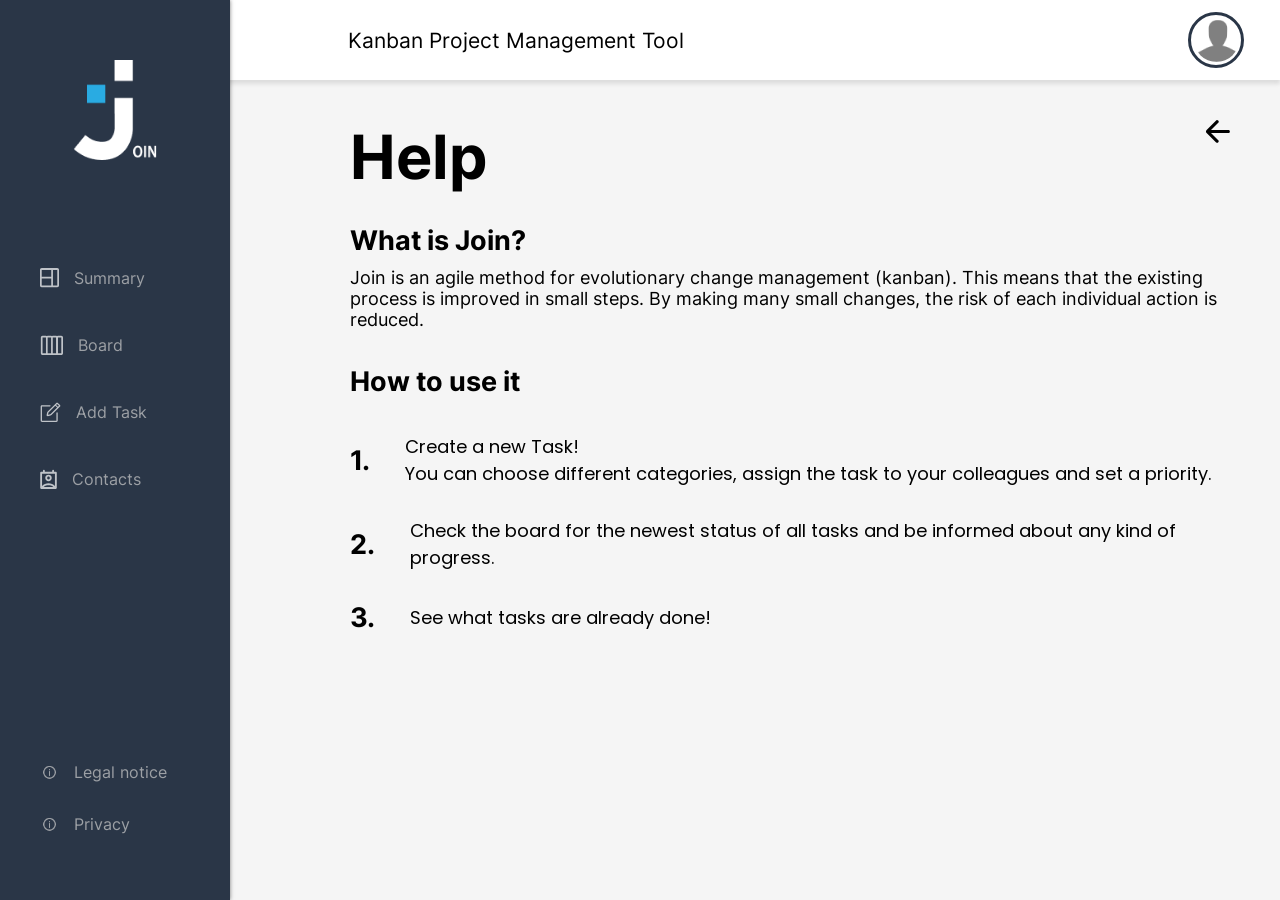
<file: help.html>
<!DOCTYPE html>
<html lang="en">

<head>
    <meta charset="UTF-8">
    <meta http-equiv="X-UA-Compatible" content="IE=edge">
    <meta name="viewport" content="width=device-width, initial-scale=1.0">
    <title>Help</title>

    <link rel="shortcut icon" href="assets/img/favicon/join.logo-dark.png" type="image/x-icon">

    <link rel="stylesheet" href="assets/css/fonts.css">
    <link rel="stylesheet" href="assets/css/help.css">
    <link rel="stylesheet" href="assets/css/header.css">
    <link rel="stylesheet" href="assets/css/sidebar.css">

    <script src="assets/js/header.js"></script>
    <script src="assets/js/script.js"></script>
    <script src="assets/js/mini_backend.js"></script>
    <script> setURL('https://anil-orhan.developerakademie.net/smallest_backend_ever');</script>
    <script src="assets/js/login.js"></script>
    <script src="assets/js/register.js"></script>
</head>

<body onload="init(); addActiveClass6()">

    <div w3-include-html="assets/templates/header.html"></div>

    <div class="help-main">

        <div class="kanban-title">Kanban Project Managment Tool</div>

        <div class="help-back-btn">
            <a href="summary.html">
                <img src="assets/img/legal notice/arrrow-left.png">
            </a>
        </div>


        <div class="help-title-container">
            <div class="help-title" id="help-active">Help</div>
        </div>

        <div class="help-explain-container">
            <div class="help-explain-top-frame">
                <span class="help-explain-title">What is Join?</span>
                <span class="help-explain-text">Join is an agile method for evolutionary change management (kanban).
                    This means
                    that the existing process is improved in small steps. By making many small changes,
                    the risk of each individual action is reduced.
                </span>
            </div>
            <span class="how-to-use-title">How to use it</span>
            <div class="help-explain-bottom-frame">
                <div class="help-instructions-frame">
                    <span class="help-instructions-number">1.</span>
                    <span class="help-instructions-text">Create a new Task!<br>
                        You can choose different categories, assign the task to your colleagues and set a priority.
                    </span>
                </div>
                <div class="help-instructions-frame">
                    <span class="help-instructions-number">2.</span>
                    <span class="help-instructions-text">Check the board for the newest status of all tasks and be
                        informed about any kind of progress.</span>
                </div>
                <div class="help-instructions-frame">
                    <span class="help-instructions-number">3.</span>
                    <span class="help-instructions-text">See what tasks are already done!</span>
                </div>
            </div>
        </div>
    </div>

    <div w3-include-html="assets/templates/sidebar.html"></div>

</body>

</html>
</file>
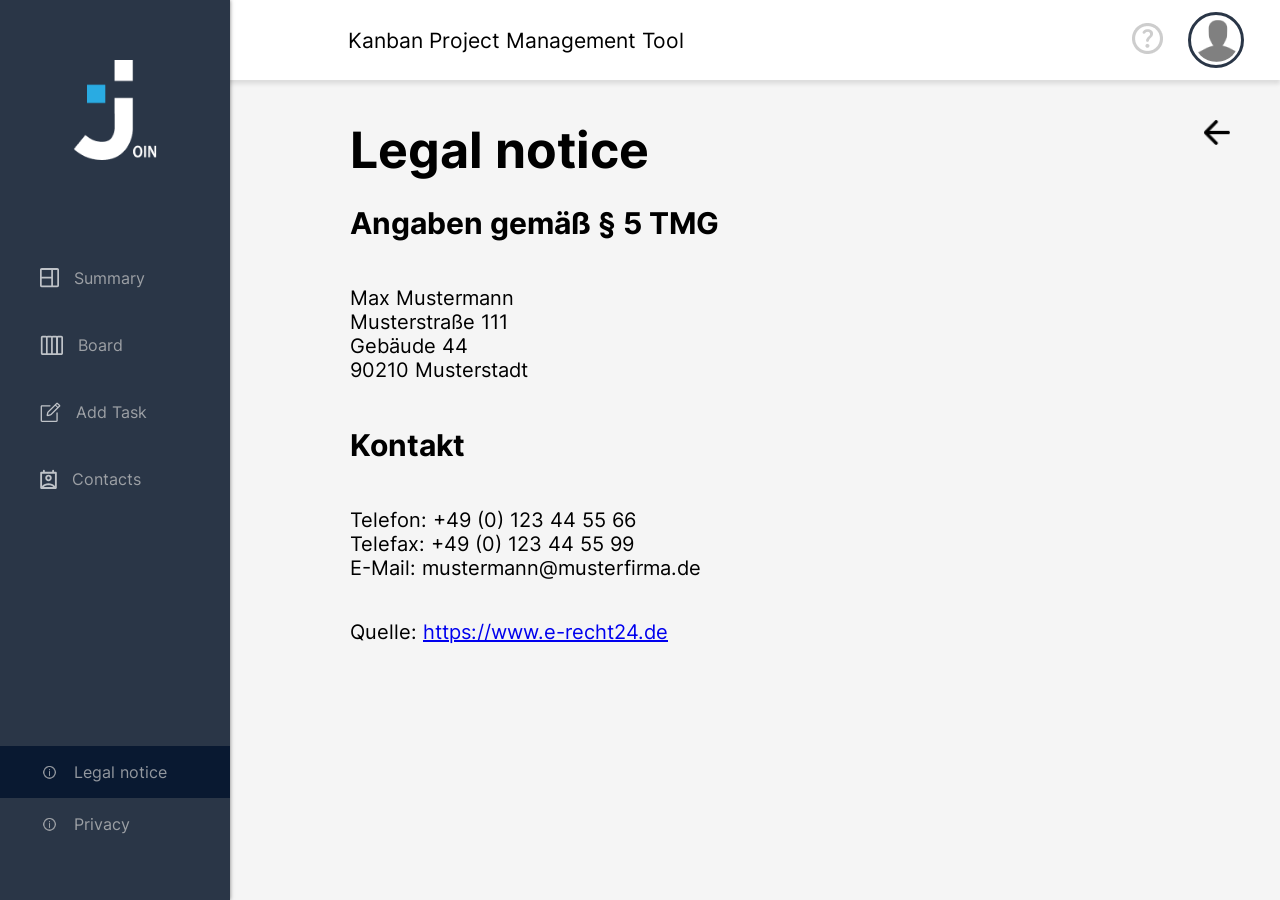
<file: legal-notice.html>
<!DOCTYPE html>
<html lang="en">

<head>
    <meta charset="UTF-8">
    <meta http-equiv="X-UA-Compatible" content="IE=edge">
    <meta name="viewport" content="width=device-width, initial-scale=1.0">
    <title>Legal notice</title>

    <link rel="shortcut icon" href="assets/img/favicon/join.logo-dark.png" type="image/x-icon">

    <link rel="stylesheet" href="assets/css/header.css">
    <link rel="stylesheet" href="assets/css/sidebar.css">
    <link rel="stylesheet" href="assets/css/fonts.css">
    <link rel="stylesheet" href="assets/css/legal-notice.css">

    <script src="assets/js/header.js"></script>
    <script src="assets/js/script.js"></script>
    <script src="assets/js/mini_backend.js"></script>
    <script> setURL('https://anil-orhan.developerakademie.net/smallest_backend_ever');</script>
    <script src="assets/js/login.js"></script>
    <script src="assets/js/register.js"></script>
</head>

<body onload="init(); addActiveClass4()">

    <div w3-include-html="assets/templates/header.html"></div>

    <div class="legal-notice-main">

        <div class="kanban-title">Kanban Project Managment Tool</div>

        <div class="ln-back-btn">
            <a href="summary.html">
                <img src="assets/img/legal notice/arrrow-left.png">
            </a>
        </div>


        <div class="ln-title-container">
            <div class="ln-title" id="legal-notice-active">Legal notice</div>
        </div>

        <div class="ln-text-container">

            <h2>Angaben gemäß § 5 TMG</h2>
            <p>Max Mustermann<br />
                Musterstraße 111<br />
                Gebäude 44<br />
                90210 Musterstadt</p>

            <h2>Kontakt</h2>
            <p>Telefon: +49 (0) 123 44 55 66<br />
                Telefax: +49 (0) 123 44 55 99<br />
                E-Mail: mustermann@musterfirma.de</p>

            <p>Quelle: <a href="https://www.e-recht24.de">https://www.e-recht24.de</a></p>
        </div>
    </div>

    <div w3-include-html="assets/templates/sidebar.html"></div>

</body>

</html>
</file>
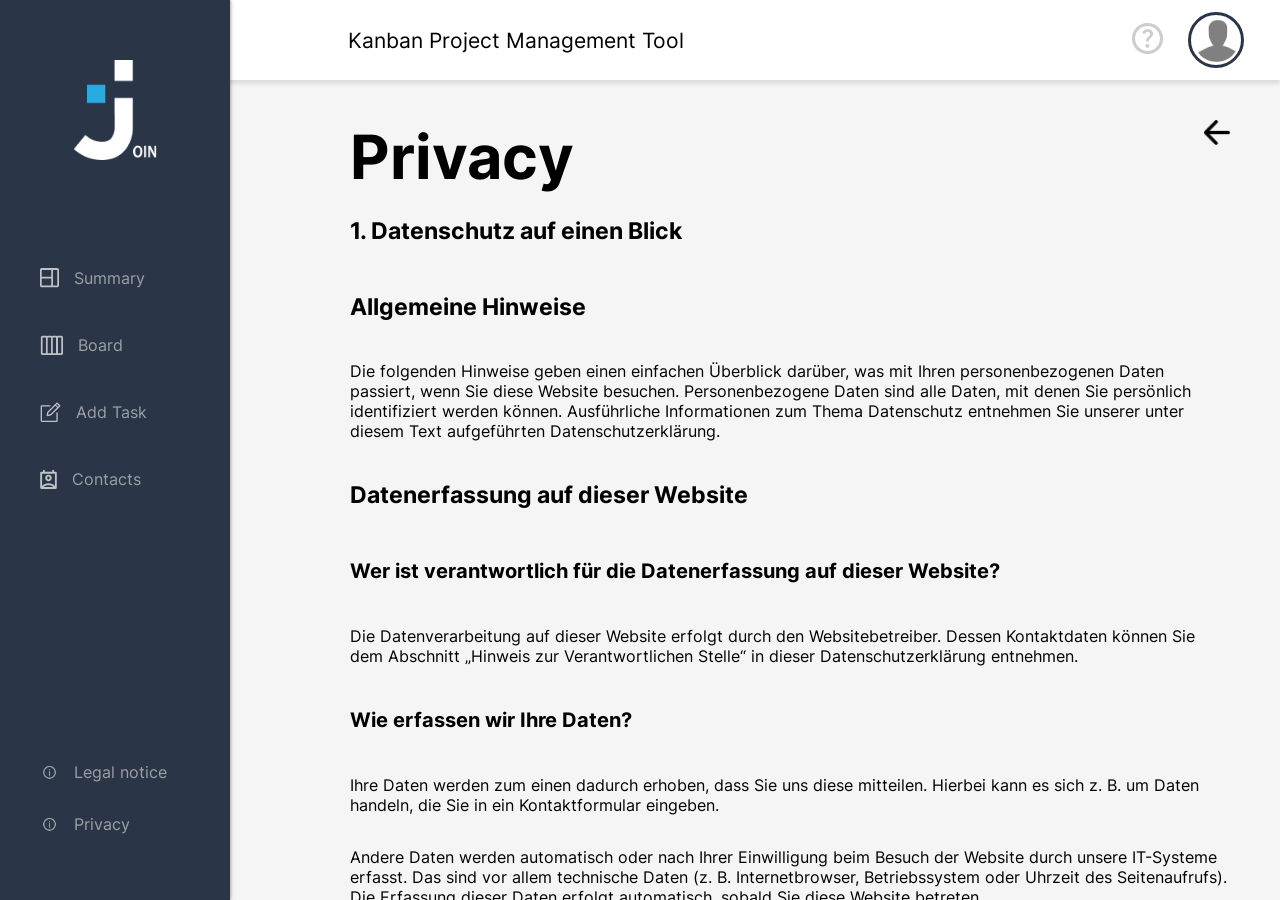
<file: privacy.html>
<!DOCTYPE html>
<html lang="en">

<head>
    <meta charset="UTF-8">
    <meta http-equiv="X-UA-Compatible" content="IE=edge">
    <meta name="viewport" content="width=device-width, initial-scale=1.0">
    <title>Privacy</title>

    <link rel="shortcut icon" href="assets/img/favicon/join.logo-dark.png" type="image/x-icon">

    <link rel="stylesheet" href="assets/css/sidebar.css">
    <link rel="stylesheet" href="assets/css/header.css">
    <link rel="stylesheet" href="assets/css/fonts.css">
    <link rel="stylesheet" href="assets/css/privacy.css">

    <script src="assets/js/header.js"></script>
    <script src="assets/js/script.js"></script>
    <script src="assets/js/mini_backend.js"></script>
    <script> setURL('https://anil-orhan.developerakademie.net/smallest_backend_ever');</script>
    <script src="assets/js/login.js"></script>
    <script src="assets/js/register.js"></script>


</head>

<body onload="init(); addActiveClass5()">

    <div w3-include-html="assets/templates/header.html"></div>

    <div class="privacy-main">

        <div class="kanban-title">Kanban Project Managment Tool</div>

        <div class="privacy-back-btn">
            <a href="summary.html">
                <img src="assets/img/legal notice/arrrow-left.png">
            </a>
        </div>


        <div class="privacy-title-container">
            <div class="privacy-title" id="privacy-active">Privacy</div>
        </div>

        <div class="privacy-text-container">

            <h3>1. Datenschutz auf einen Blick</h3>
            <h3>Allgemeine Hinweise</h3>
            <p style="font-size: 16px;">Die folgenden Hinweise geben einen einfachen &Uuml;berblick dar&uuml;ber, was mit Ihren personenbezogenen
                Daten
                passiert, wenn Sie diese Website besuchen. Personenbezogene Daten sind alle Daten, mit denen Sie
                pers&ouml;nlich
                identifiziert werden k&ouml;nnen. Ausf&uuml;hrliche Informationen zum Thema Datenschutz entnehmen Sie
                unserer
                unter diesem Text aufgef&uuml;hrten Datenschutzerkl&auml;rung.</p>
            <h3>Datenerfassung auf dieser Website</h3>
            <h4>Wer ist verantwortlich f&uuml;r die Datenerfassung auf dieser Website?</h4>
            <p style="font-size: 16px;">Die Datenverarbeitung auf dieser Website erfolgt durch den Websitebetreiber. Dessen Kontaktdaten
                k&ouml;nnen
                Sie
                dem Abschnitt &bdquo;Hinweis zur Verantwortlichen Stelle&ldquo; in dieser Datenschutzerkl&auml;rung
                entnehmen.
            </p>
            <h4>Wie erfassen wir Ihre Daten?</h4>
            <p style="font-size: 16px;">Ihre Daten werden zum einen dadurch erhoben, dass Sie uns diese mitteilen. Hierbei kann es sich
                z.&nbsp;B. um
                Daten handeln, die Sie in ein Kontaktformular eingeben.</p>
            <p style="font-size: 16px;">Andere Daten werden automatisch oder nach Ihrer Einwilligung beim Besuch der Website durch unsere
                IT-Systeme
                erfasst. Das sind vor allem technische Daten (z.&nbsp;B. Internetbrowser, Betriebssystem oder Uhrzeit
                des
                Seitenaufrufs). Die Erfassung dieser Daten erfolgt automatisch, sobald Sie diese Website betreten.</p>
            <h4>Wof&uuml;r nutzen wir Ihre Daten?</h4>
            <p style="font-size: 16px;">Ein Teil der Daten wird erhoben, um eine fehlerfreie Bereitstellung der Website zu gew&auml;hrleisten.
                Andere
                Daten k&ouml;nnen zur Analyse Ihres Nutzerverhaltens verwendet werden.</p>
            <h4>Welche Rechte haben Sie bez&uuml;glich Ihrer Daten?</h4>
            <p style="font-size: 16px;">Sie haben jederzeit das Recht, unentgeltlich Auskunft &uuml;ber Herkunft, Empf&auml;nger und Zweck Ihrer
                gespeicherten personenbezogenen Daten zu erhalten. Sie haben au&szlig;erdem ein Recht, die Berichtigung
                oder
                L&ouml;schung dieser Daten zu verlangen. Wenn Sie eine Einwilligung zur Datenverarbeitung erteilt haben,
                k&ouml;nnen Sie diese Einwilligung jederzeit f&uuml;r die Zukunft widerrufen. Au&szlig;erdem haben Sie
                das
                Recht, unter bestimmten Umst&auml;nden die Einschr&auml;nkung der Verarbeitung Ihrer personenbezogenen
                Daten
                zu
                verlangen. Des Weiteren steht Ihnen ein Beschwerderecht bei der zust&auml;ndigen Aufsichtsbeh&ouml;rde
                zu.
            </p>
            <p style="font-size: 16px;">Hierzu sowie zu weiteren Fragen zum Thema Datenschutz k&ouml;nnen Sie sich jederzeit an uns wenden.</p>
            <h2>2. Hosting</h2>
            <h3>All-Inkl</h3>
            <p style="font-size: 14px;">Wir hosten unsere Website bei All-Inkl. Anbieter ist die ALL-INKL.COM - Neue Medien M&uuml;nnich, Inh.
                Ren&eacute; M&uuml;nnich, Hauptstra&szlig;e 68, 02742 Friedersdorf (nachfolgend All-Inkl). Details
                entnehmen
                Sie
                der Datenschutzerkl&auml;rung von All-Inkl: <a href="https://all-inkl.com/datenschutzinformationen/"
                    target="_blank" rel="noopener noreferrer">https://all-inkl.com/datenschutzinformationen/</a>.</p>
            <p style="font-size: 16px;">Die Verwendung von All-Inkl erfolgt auf Grundlage von Art. 6 Abs. 1 lit. f DSGVO. Wir haben ein
                berechtigtes
                Interesse an einer m&ouml;glichst zuverl&auml;ssigen Darstellung unserer Website. Sofern eine
                entsprechende
                Einwilligung abgefragt wurde, erfolgt die Verarbeitung ausschlie&szlig;lich auf Grundlage von Art. 6
                Abs. 1
                lit.
                a DSGVO und &sect; 25 Abs. 1 TTDSG, soweit die Einwilligung die Speicherung von Cookies oder den Zugriff
                auf
                Informationen im Endger&auml;t des Nutzers (z.&nbsp;B. Device-Fingerprinting) im Sinne des TTDSG
                umfasst.
                Die
                Einwilligung ist jederzeit widerrufbar.</p>
            <h2>3. Allgemeine Hinweise und Pflicht&shy;informationen</h2>
            <h3>Datenschutz</h3>
            <p style="font-size: 16px;">Die Betreiber dieser Seiten nehmen den Schutz Ihrer pers&ouml;nlichen Daten sehr ernst. Wir behandeln
                Ihre
                personenbezogenen Daten vertraulich und entsprechend den gesetzlichen Datenschutzvorschriften sowie
                dieser
                Datenschutzerkl&auml;rung.</p>
            <p style="font-size: 16px;">Wenn Sie diese Website benutzen, werden verschiedene personenbezogene Daten erhoben. Personenbezogene
                Daten
                sind
                Daten, mit denen Sie pers&ouml;nlich identifiziert werden k&ouml;nnen. Die vorliegende
                Datenschutzerkl&auml;rung
                erl&auml;utert, welche Daten wir erheben und wof&uuml;r wir sie nutzen. Sie erl&auml;utert auch, wie und
                zu
                welchem Zweck das geschieht.</p>
            <p style="font-size: 16px;">Wir weisen darauf hin, dass die Daten&uuml;bertragung im Internet (z.&nbsp;B. bei der Kommunikation per
                E-Mail)
                Sicherheitsl&uuml;cken aufweisen kann. Ein l&uuml;ckenloser Schutz der Daten vor dem Zugriff durch
                Dritte
                ist
                nicht m&ouml;glich.</p>
            <h3>Hinweis zur verantwortlichen Stelle</h3>
            <p style="font-size: 16px;">Die verantwortliche Stelle f&uuml;r die Datenverarbeitung auf dieser Website ist:</p>
            <p style="font-size: 16px;">Max Mustermann<br />
                Musterstraße 111<br />
                90210 Musterstadt</p>

            <p style="font-size: 16px;">Telefon: +49 (0) 123 44 55 66<br />
                E-Mail: mustermann@musterfirma.de</p>
            <p style="font-size: 16px;">Verantwortliche Stelle ist die nat&uuml;rliche oder juristische Person, die allein oder gemeinsam mit
                anderen
                &uuml;ber die Zwecke und Mittel der Verarbeitung von personenbezogenen Daten (z.&nbsp;B. Namen,
                E-Mail-Adressen
                o. &Auml;.) entscheidet.</p>

            <h3>Speicherdauer</h3>
            <p style="font-size: 16px;">Soweit innerhalb dieser Datenschutzerkl&auml;rung keine speziellere Speicherdauer genannt wurde,
                verbleiben
                Ihre
                personenbezogenen Daten bei uns, bis der Zweck f&uuml;r die Datenverarbeitung entf&auml;llt. Wenn Sie
                ein
                berechtigtes L&ouml;schersuchen geltend machen oder eine Einwilligung zur Datenverarbeitung widerrufen,
                werden
                Ihre Daten gel&ouml;scht, sofern wir keine anderen rechtlich zul&auml;ssigen Gr&uuml;nde f&uuml;r die
                Speicherung Ihrer personenbezogenen Daten haben (z.&nbsp;B. steuer- oder handelsrechtliche
                Aufbewahrungsfristen); im letztgenannten Fall erfolgt die L&ouml;schung nach Fortfall dieser
                Gr&uuml;nde.
            </p>
            <h3>Allgemeine Hinweise zu den Rechtsgrundlagen der Datenverarbeitung auf dieser Website</h3>
            <p style="font-size: 16px;">Sofern Sie in die Datenverarbeitung eingewilligt haben, verarbeiten wir Ihre personenbezogenen Daten auf
                Grundlage von Art. 6 Abs. 1 lit. a DSGVO bzw. Art. 9 Abs. 2 lit. a DSGVO, sofern besondere
                Datenkategorien
                nach
                Art. 9 Abs. 1 DSGVO verarbeitet werden. Im Falle einer ausdr&uuml;cklichen Einwilligung in die
                &Uuml;bertragung
                personenbezogener Daten in Drittstaaten erfolgt die Datenverarbeitung au&szlig;erdem auf Grundlage von
                Art.
                49
                Abs. 1 lit. a DSGVO. Sofern Sie in die Speicherung von Cookies oder in den Zugriff auf Informationen in
                Ihr
                Endger&auml;t (z.&nbsp;B. via Device-Fingerprinting) eingewilligt haben, erfolgt die Datenverarbeitung
                zus&auml;tzlich auf Grundlage von &sect; 25 Abs. 1 TTDSG. Die Einwilligung ist jederzeit widerrufbar.
                Sind
                Ihre
                Daten zur Vertragserf&uuml;llung oder zur Durchf&uuml;hrung vorvertraglicher Ma&szlig;nahmen
                erforderlich,
                verarbeiten wir Ihre Daten auf Grundlage des Art. 6 Abs. 1 lit. b DSGVO. Des Weiteren verarbeiten wir
                Ihre
                Daten, sofern diese zur Erf&uuml;llung einer rechtlichen Verpflichtung erforderlich sind auf Grundlage
                von
                Art.
                6 Abs. 1 lit. c DSGVO. Die Datenverarbeitung kann ferner auf Grundlage unseres berechtigten Interesses
                nach
                Art.
                6 Abs. 1 lit. f DSGVO erfolgen. &Uuml;ber die jeweils im Einzelfall einschl&auml;gigen Rechtsgrundlagen
                wird
                in
                den folgenden Abs&auml;tzen dieser Datenschutzerkl&auml;rung informiert.</p>
            <h3>Widerruf Ihrer Einwilligung zur Datenverarbeitung</h3>
            <p style="font-size: 16px;">Viele Datenverarbeitungsvorg&auml;nge sind nur mit Ihrer ausdr&uuml;cklichen Einwilligung m&ouml;glich.
                Sie
                k&ouml;nnen eine bereits erteilte Einwilligung jederzeit widerrufen. Die Rechtm&auml;&szlig;igkeit der
                bis
                zum
                Widerruf erfolgten Datenverarbeitung bleibt vom Widerruf unber&uuml;hrt.</p>
            <h3>Widerspruchsrecht gegen die Datenerhebung in besonderen F&auml;llen sowie gegen Direktwerbung (Art. 21
                DSGVO)
            </h3>
            <p style="font-size: 16px;">WENN DIE DATENVERARBEITUNG AUF GRUNDLAGE VON ART. 6 ABS. 1 LIT. E ODER F DSGVO ERFOLGT, HABEN SIE
                JEDERZEIT
                DAS
                RECHT, AUS GR&Uuml;NDEN, DIE SICH AUS IHRER BESONDEREN SITUATION ERGEBEN, GEGEN DIE VERARBEITUNG IHRER
                PERSONENBEZOGENEN DATEN WIDERSPRUCH EINZULEGEN; DIES GILT AUCH F&Uuml;R EIN AUF DIESE BESTIMMUNGEN
                GEST&Uuml;TZTES PROFILING. DIE JEWEILIGE RECHTSGRUNDLAGE, AUF DENEN EINE VERARBEITUNG BERUHT, ENTNEHMEN
                SIE
                DIESER DATENSCHUTZERKL&Auml;RUNG. WENN SIE WIDERSPRUCH EINLEGEN, WERDEN WIR IHRE BETROFFENEN
                PERSONENBEZOGENEN
                DATEN NICHT MEHR VERARBEITEN, ES SEI DENN, WIR K&Ouml;NNEN ZWINGENDE SCHUTZW&Uuml;RDIGE GR&Uuml;NDE
                F&Uuml;R
                DIE
                VERARBEITUNG NACHWEISEN, DIE IHRE INTERESSEN, RECHTE UND FREIHEITEN &Uuml;BERWIEGEN ODER DIE
                VERARBEITUNG
                DIENT
                DER GELTENDMACHUNG, AUS&Uuml;BUNG ODER VERTEIDIGUNG VON RECHTSANSPR&Uuml;CHEN (WIDERSPRUCH NACH ART. 21
                ABS.
                1
                DSGVO).</p>
            <p style="font-size: 16px;">WERDEN IHRE PERSONENBEZOGENEN DATEN VERARBEITET, UM DIREKTWERBUNG ZU BETREIBEN, SO HABEN SIE DAS RECHT,
                JEDERZEIT
                WIDERSPRUCH GEGEN DIE VERARBEITUNG SIE BETREFFENDER PERSONENBEZOGENER DATEN ZUM ZWECKE DERARTIGER
                WERBUNG
                EINZULEGEN; DIES GILT AUCH F&Uuml;R DAS PROFILING, SOWEIT ES MIT SOLCHER DIREKTWERBUNG IN VERBINDUNG
                STEHT.
                WENN
                SIE WIDERSPRECHEN, WERDEN IHRE PERSONENBEZOGENEN DATEN ANSCHLIESSEND NICHT MEHR ZUM ZWECKE DER
                DIREKTWERBUNG
                VERWENDET (WIDERSPRUCH NACH ART. 21 ABS. 2 DSGVO).</p>
            <h3>Beschwerde&shy;recht bei der zust&auml;ndigen Aufsichts&shy;beh&ouml;rde</h3>
            <p style="font-size: 16px;">Im Falle von Verst&ouml;&szlig;en gegen die DSGVO steht den Betroffenen ein Beschwerderecht bei einer
                Aufsichtsbeh&ouml;rde, insbesondere in dem Mitgliedstaat ihres gew&ouml;hnlichen Aufenthalts, ihres
                Arbeitsplatzes oder des Orts des mutma&szlig;lichen Versto&szlig;es zu. Das Beschwerderecht besteht
                unbeschadet
                anderweitiger verwaltungsrechtlicher oder gerichtlicher Rechtsbehelfe.</p>
            <h3>Recht auf Daten&shy;&uuml;bertrag&shy;barkeit</h3>
            <p style="font-size: 16px;">Sie haben das Recht, Daten, die wir auf Grundlage Ihrer Einwilligung oder in Erf&uuml;llung eines
                Vertrags
                automatisiert verarbeiten, an sich oder an einen Dritten in einem g&auml;ngigen, maschinenlesbaren
                Format
                aush&auml;ndigen zu lassen. Sofern Sie die direkte &Uuml;bertragung der Daten an einen anderen
                Verantwortlichen
                verlangen, erfolgt dies nur, soweit es technisch machbar ist.</p>
            <h3>Auskunft, L&ouml;schung und Berichtigung</h3>
            <p style="font-size: 16px;">Sie haben im Rahmen der geltenden gesetzlichen Bestimmungen jederzeit das Recht auf unentgeltliche
                Auskunft
                &uuml;ber Ihre gespeicherten personenbezogenen Daten, deren Herkunft und Empf&auml;nger und den Zweck
                der
                Datenverarbeitung und ggf. ein Recht auf Berichtigung oder L&ouml;schung dieser Daten. Hierzu sowie zu
                weiteren
                Fragen zum Thema personenbezogene Daten k&ouml;nnen Sie sich jederzeit an uns wenden.</p>
            <h3>Recht auf Einschr&auml;nkung der Verarbeitung</h3>
            <p style="font-size: 16px;">Sie haben das Recht, die Einschr&auml;nkung der Verarbeitung Ihrer personenbezogenen Daten zu verlangen.
                Hierzu
                k&ouml;nnen Sie sich jederzeit an uns wenden. Das Recht auf Einschr&auml;nkung der Verarbeitung besteht
                in
                folgenden F&auml;llen:</p>
            <ul style="font-size: 16px;">
                <li>Wenn Sie die Richtigkeit Ihrer bei uns gespeicherten personenbezogenen Daten bestreiten,
                    ben&ouml;tigen
                    wir
                    in der Regel Zeit, um dies zu &uuml;berpr&uuml;fen. F&uuml;r die Dauer der Pr&uuml;fung haben Sie
                    das
                    Recht,
                    die Einschr&auml;nkung der Verarbeitung Ihrer personenbezogenen Daten zu verlangen.</li>
                <li>Wenn die Verarbeitung Ihrer personenbezogenen Daten unrechtm&auml;&szlig;ig geschah/geschieht,
                    k&ouml;nnen
                    Sie statt der L&ouml;schung die Einschr&auml;nkung der Datenverarbeitung verlangen.</li>
                <li>Wenn wir Ihre personenbezogenen Daten nicht mehr ben&ouml;tigen, Sie sie jedoch zur Aus&uuml;bung,
                    Verteidigung oder Geltendmachung von Rechtsanspr&uuml;chen ben&ouml;tigen, haben Sie das Recht,
                    statt
                    der
                    L&ouml;schung die Einschr&auml;nkung der Verarbeitung Ihrer personenbezogenen Daten zu verlangen.
                </li>
                <li>Wenn Sie einen Widerspruch nach Art. 21 Abs. 1 DSGVO eingelegt haben, muss eine Abw&auml;gung
                    zwischen
                    Ihren
                    und unseren Interessen vorgenommen werden. Solange noch nicht feststeht, wessen Interessen
                    &uuml;berwiegen,
                    haben Sie das Recht, die Einschr&auml;nkung der Verarbeitung Ihrer personenbezogenen Daten zu
                    verlangen.
                </li>
            </ul>
            <p style="font-size: 16px;">Wenn Sie die Verarbeitung Ihrer personenbezogenen Daten eingeschr&auml;nkt haben, d&uuml;rfen diese Daten
                &ndash;
                von ihrer Speicherung abgesehen &ndash; nur mit Ihrer Einwilligung oder zur Geltendmachung,
                Aus&uuml;bung
                oder
                Verteidigung von Rechtsanspr&uuml;chen oder zum Schutz der Rechte einer anderen nat&uuml;rlichen oder
                juristischen Person oder aus Gr&uuml;nden eines wichtigen &ouml;ffentlichen Interesses der
                Europ&auml;ischen
                Union oder eines Mitgliedstaats verarbeitet werden.</p>
            <h2>4. Datenerfassung auf dieser Website</h2>
            <h3>Cookies</h3>
            <p style="font-size: 16px;">Unsere Internetseiten verwenden so genannte &bdquo;Cookies&ldquo;. Cookies sind kleine Textdateien und
                richten
                auf Ihrem Endger&auml;t keinen Schaden an. Sie werden entweder vor&uuml;bergehend f&uuml;r die Dauer
                einer
                Sitzung (Session-Cookies) oder dauerhaft (permanente Cookies) auf Ihrem Endger&auml;t gespeichert.
                Session-Cookies werden nach Ende Ihres Besuchs automatisch gel&ouml;scht. Permanente Cookies bleiben auf
                Ihrem
                Endger&auml;t gespeichert, bis Sie diese selbst l&ouml;schen&nbsp;oder eine automatische L&ouml;schung
                durch
                Ihren Webbrowser erfolgt.</p>
            <p style="font-size: 16px;">Teilweise k&ouml;nnen auch Cookies von Drittunternehmen auf Ihrem Endger&auml;t gespeichert werden, wenn
                Sie
                unsere Seite betreten (Third-Party-Cookies). Diese erm&ouml;glichen uns oder Ihnen die Nutzung
                bestimmter
                Dienstleistungen des Drittunternehmens (z.&nbsp;B. Cookies zur Abwicklung von Zahlungsdienstleistungen).
            </p>
            <p style="font-size: 16px;">Cookies haben verschiedene Funktionen. Zahlreiche Cookies sind technisch notwendig, da bestimmte
                Websitefunktionen ohne diese nicht funktionieren w&uuml;rden (z.&nbsp;B. die Warenkorbfunktion oder die
                Anzeige
                von Videos). Andere Cookies dienen dazu, das Nutzerverhalten auszuwerten&nbsp;oder Werbung anzuzeigen.
            </p>
            <p style="font-size: 16px;">Cookies, die zur Durchf&uuml;hrung des elektronischen Kommunikationsvorgangs, zur Bereitstellung
                bestimmter,
                von
                Ihnen erw&uuml;nschter Funktionen (z.&nbsp;B. f&uuml;r die Warenkorbfunktion) oder zur Optimierung der
                Website
                (z.&nbsp;B. Cookies zur Messung des Webpublikums) erforderlich sind (notwendige Cookies), werden auf
                Grundlage
                von Art. 6 Abs. 1 lit. f DSGVO gespeichert, sofern keine andere Rechtsgrundlage angegeben wird. Der
                Websitebetreiber hat ein berechtigtes Interesse an der Speicherung von notwendigen Cookies zur technisch
                fehlerfreien und optimierten Bereitstellung seiner Dienste. Sofern eine Einwilligung zur Speicherung von
                Cookies
                und vergleichbaren Wiedererkennungstechnologien abgefragt wurde, erfolgt die Verarbeitung
                ausschlie&szlig;lich
                auf Grundlage dieser Einwilligung (Art. 6 Abs. 1 lit. a DSGVO und &sect; 25 Abs. 1 TTDSG); die
                Einwilligung
                ist
                jederzeit widerrufbar.</p>
            <p style="font-size: 16px;">Sie k&ouml;nnen Ihren Browser so einstellen, dass Sie &uuml;ber das Setzen von Cookies informiert werden
                und
                Cookies nur im Einzelfall erlauben, die Annahme von Cookies f&uuml;r bestimmte F&auml;lle oder generell
                ausschlie&szlig;en sowie das automatische L&ouml;schen der Cookies beim Schlie&szlig;en des Browsers
                aktivieren.
                Bei der Deaktivierung von Cookies kann die Funktionalit&auml;t dieser Website eingeschr&auml;nkt sein.
            </p>
            <p style="font-size: 16px;">Soweit Cookies von Drittunternehmen oder zu Analysezwecken eingesetzt werden, werden wir Sie
                hier&uuml;ber im
                Rahmen dieser Datenschutzerkl&auml;rung gesondert informieren und ggf. eine Einwilligung abfragen.</p>
            <p style="font-size: 16px;">Quelle: <a href="https://www.e-recht24.de">https://www.e-recht24.de</a></p>

        </div>
    </div>

    <div w3-include-html="assets/templates/sidebar.html"></div>

</body>

</html>
</file>
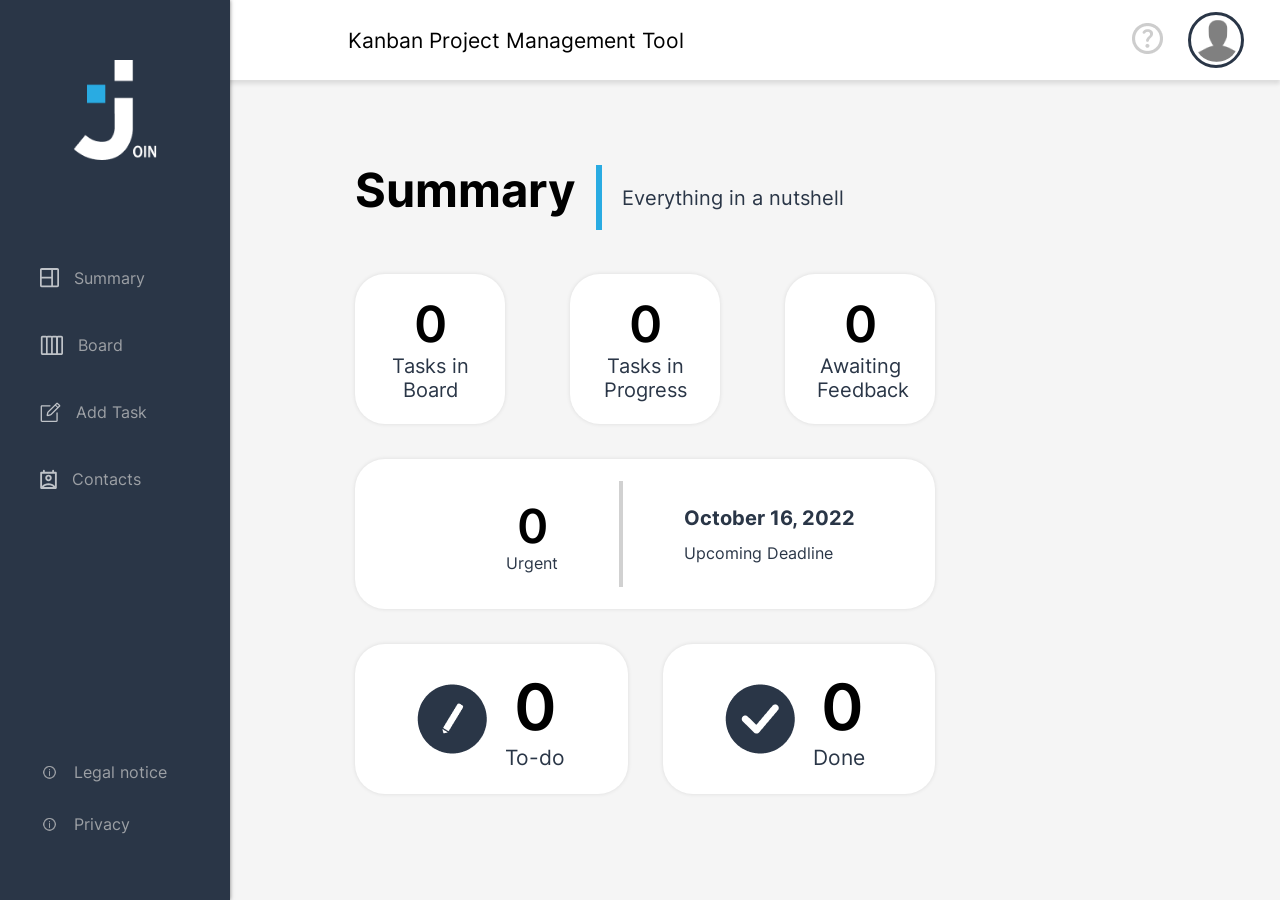
<file: summary.html>
<!DOCTYPE html>
<html lang="en">
<head>
    <meta charset="UTF-8">
    <meta http-equiv="X-UA-Compatible" content="IE=edge">
    <meta name="viewport" content="width=device-width, initial-scale=1.0">
    <title>Summary</title>
    <link rel="shortcut icon" href="assets/img/favicon/join.logo-dark.png" type="image/x-icon">
    <link rel="stylesheet" href="assets/css/summary.css">
    <link rel="stylesheet" href="assets/css/fonts.css">
    <link rel="stylesheet" href="assets/css/summary-template.css">
    <link rel="stylesheet" href="assets/css/summary-template-responsive.css">
    <link rel="stylesheet" href="assets/css/header.css">
    <link rel="stylesheet" href="assets/css/sidebar.css">
    <link rel="stylesheet" href="assets/css/fonts.css">
    <link rel="stylesheet" href="assets/css/header.css">
    <link rel="stylesheet" href="assets/css/sidebar.css">
    <link rel="stylesheet" href="assets/css/board.css">
    <script src="assets/js/script.js"></script>
    <script src="assets/js/header.js"></script>
    <script src="assets/js/script.js"></script>
    <script src="assets/js/header.js"></script>
    <script src="assets/js/board.js"></script>
    <script src="assets/js/addTask.js"></script>
    <script src="assets/js/mini_backend.js"></script>
    <script> setURL('https://anil-orhan.developerakademie.net/smallest_backend_ever');</script>
    <script src="assets/js/login.js"></script>
    <script src="assets/js/register.js"></script>
    <script src="assets/js/summary.js"></script>
    <link rel="shortcut icon" href="assets/img/favicon/join.logo-dark.png" type="image/x-icon">

</head>
<body onload="initializeSummary()">
    <div w3-include-html="assets/templates/header.html" ></div> 

    <div w3-include-html="assets/templates/summary-template.html" class="body-responsive"></div> 

    <div w3-include-html="assets/templates/sidebar.html"></div> 
    
</body>
</html>
</file>
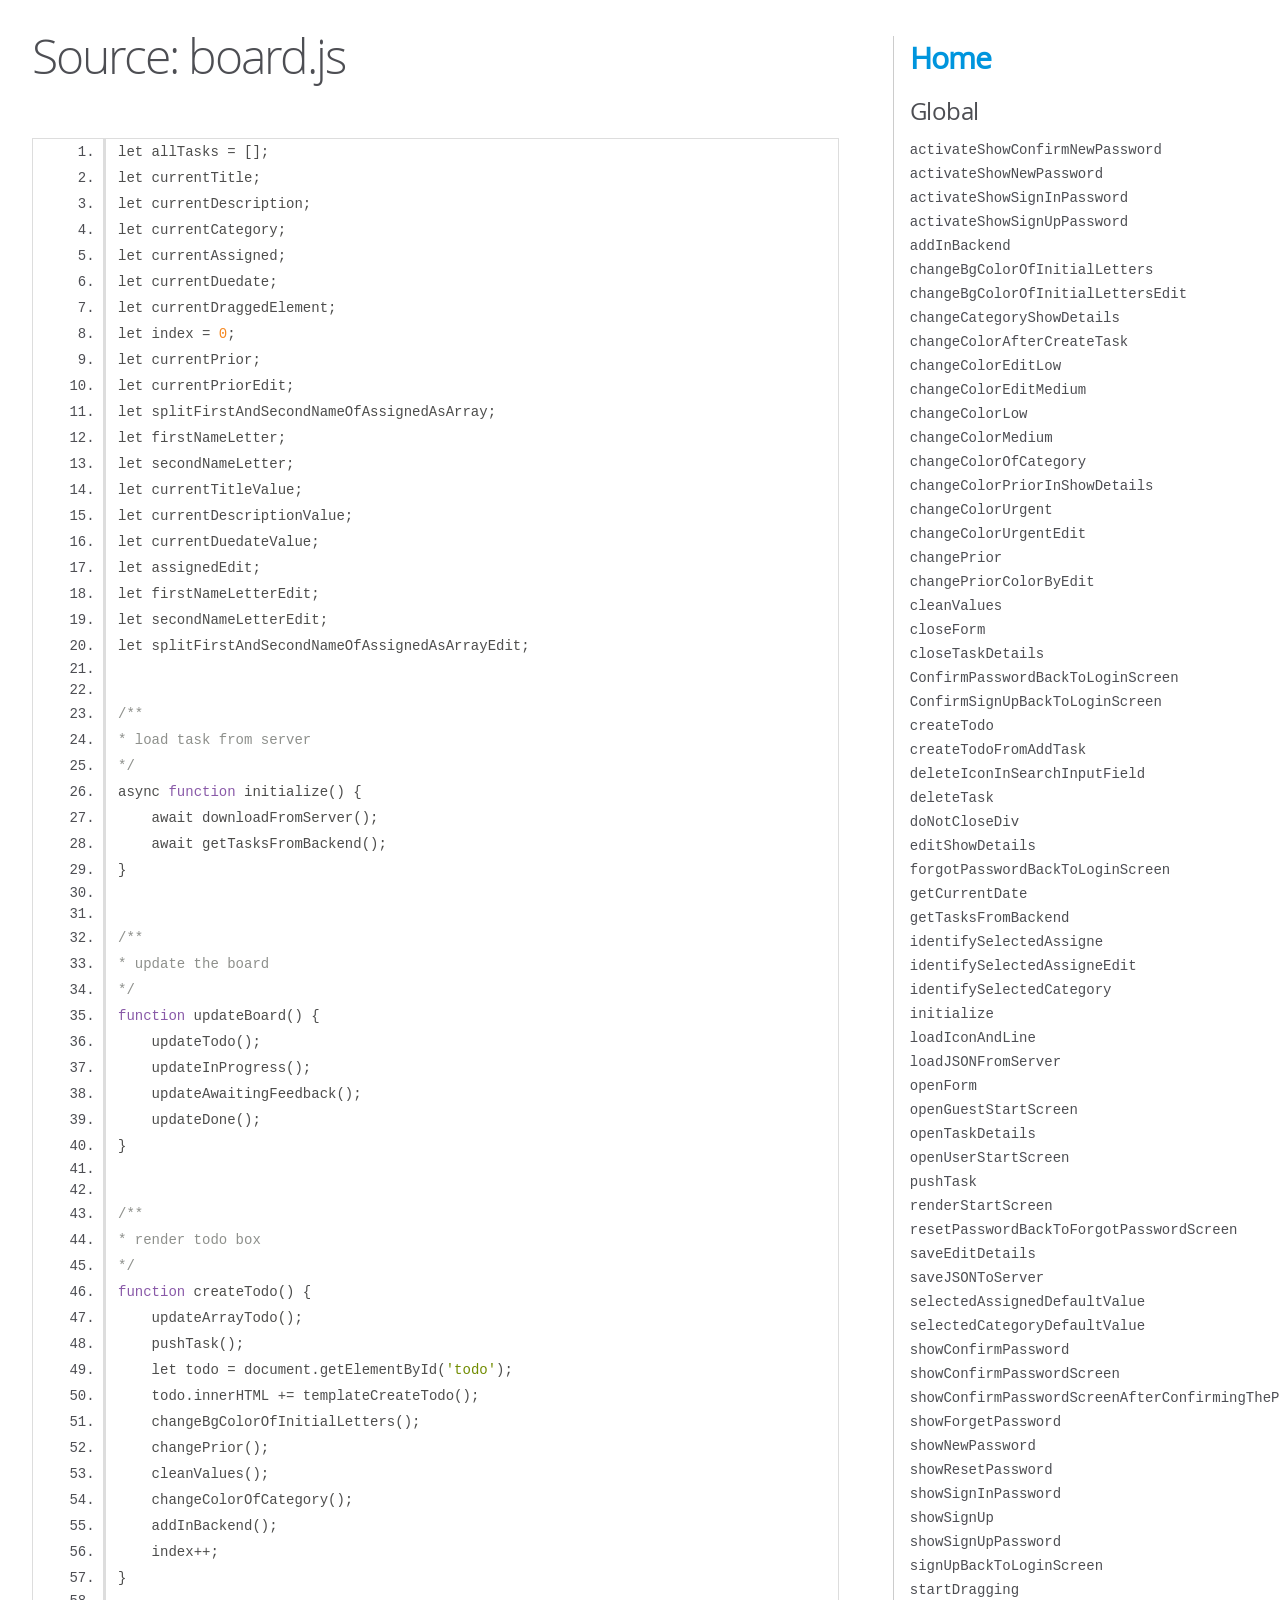
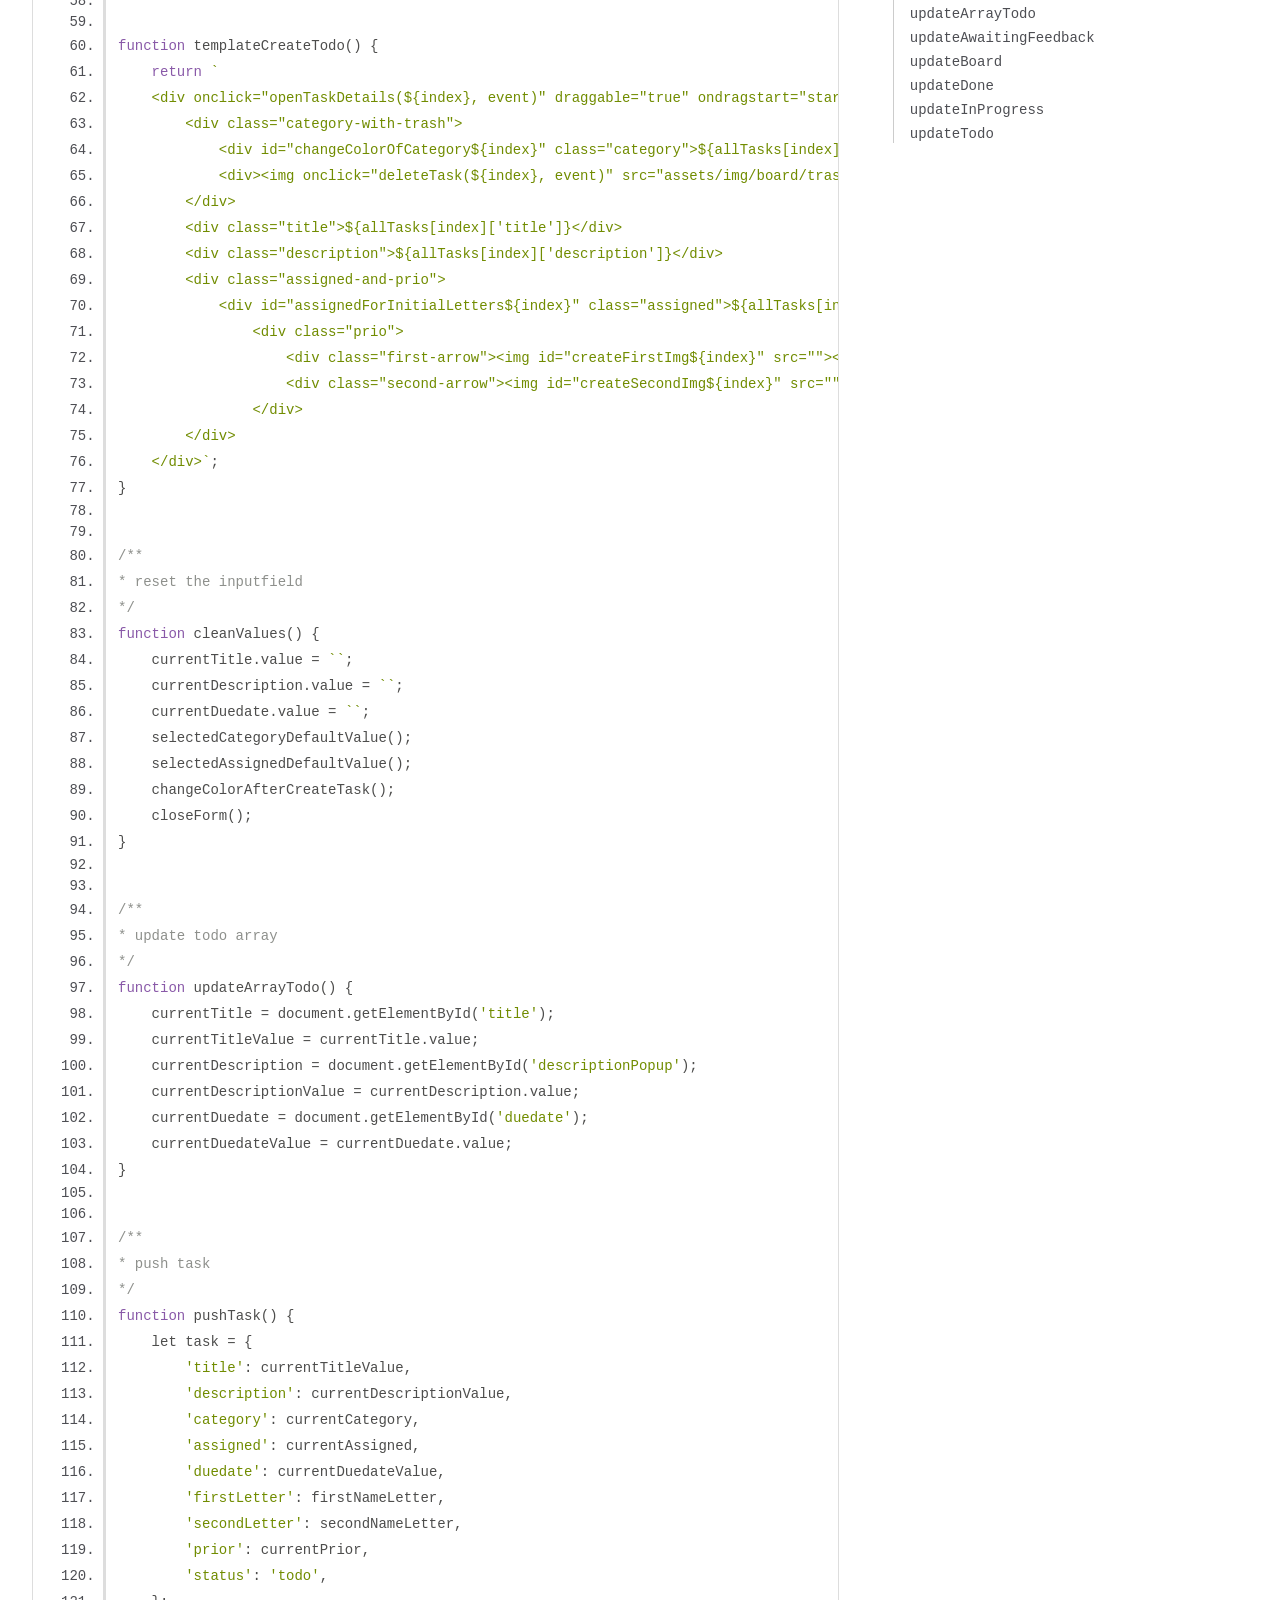
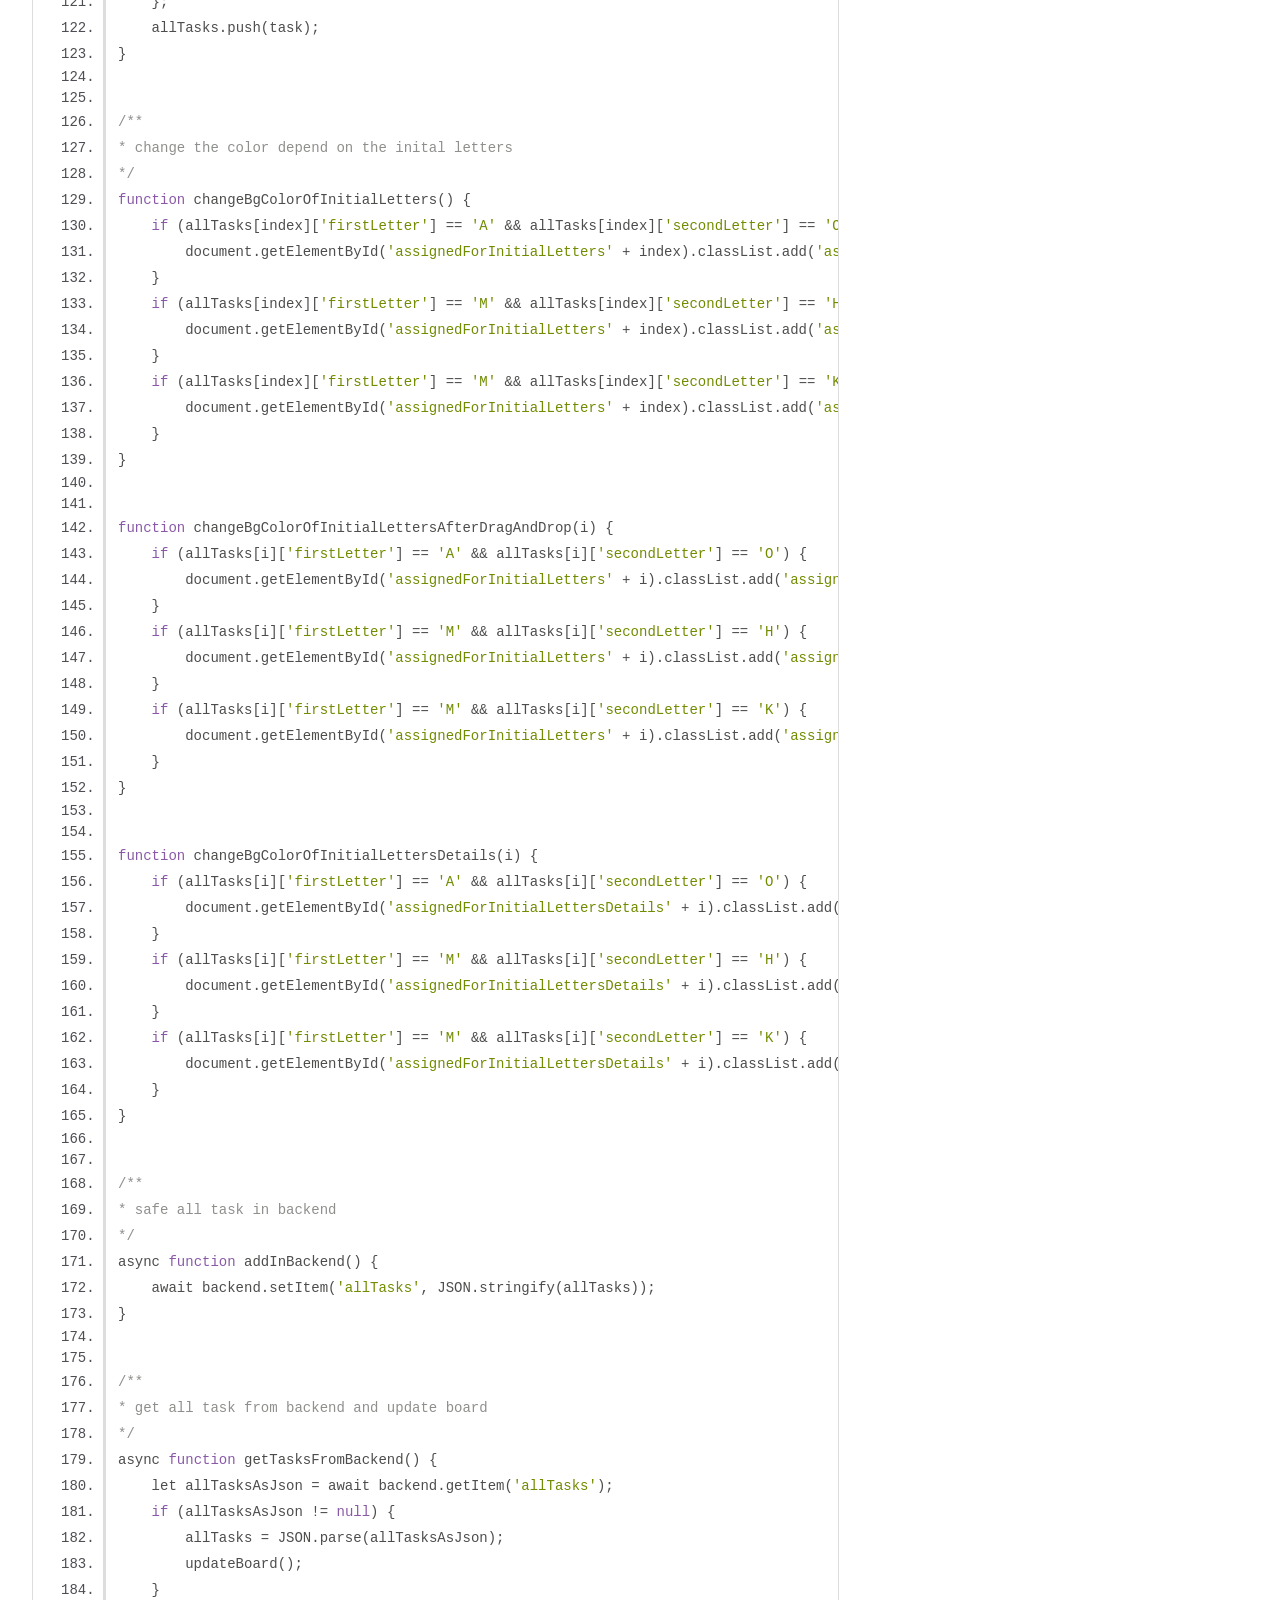
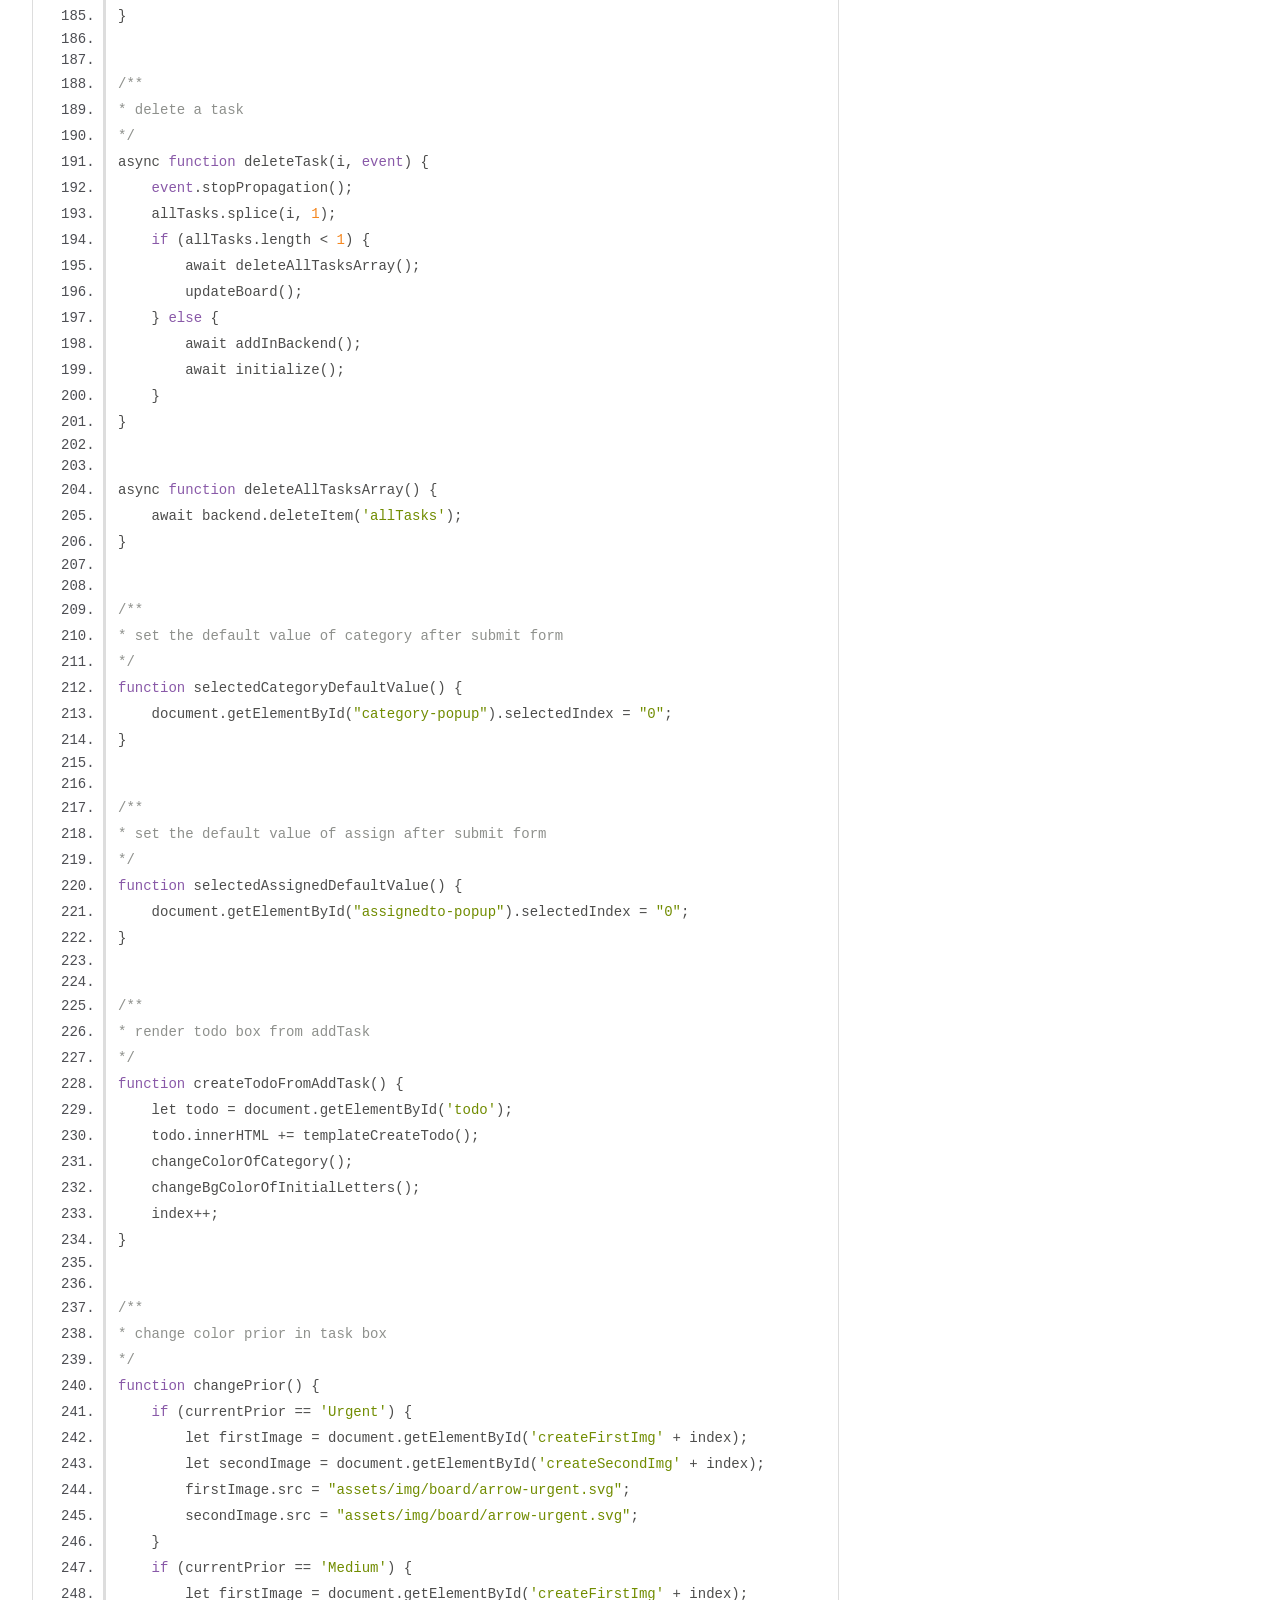
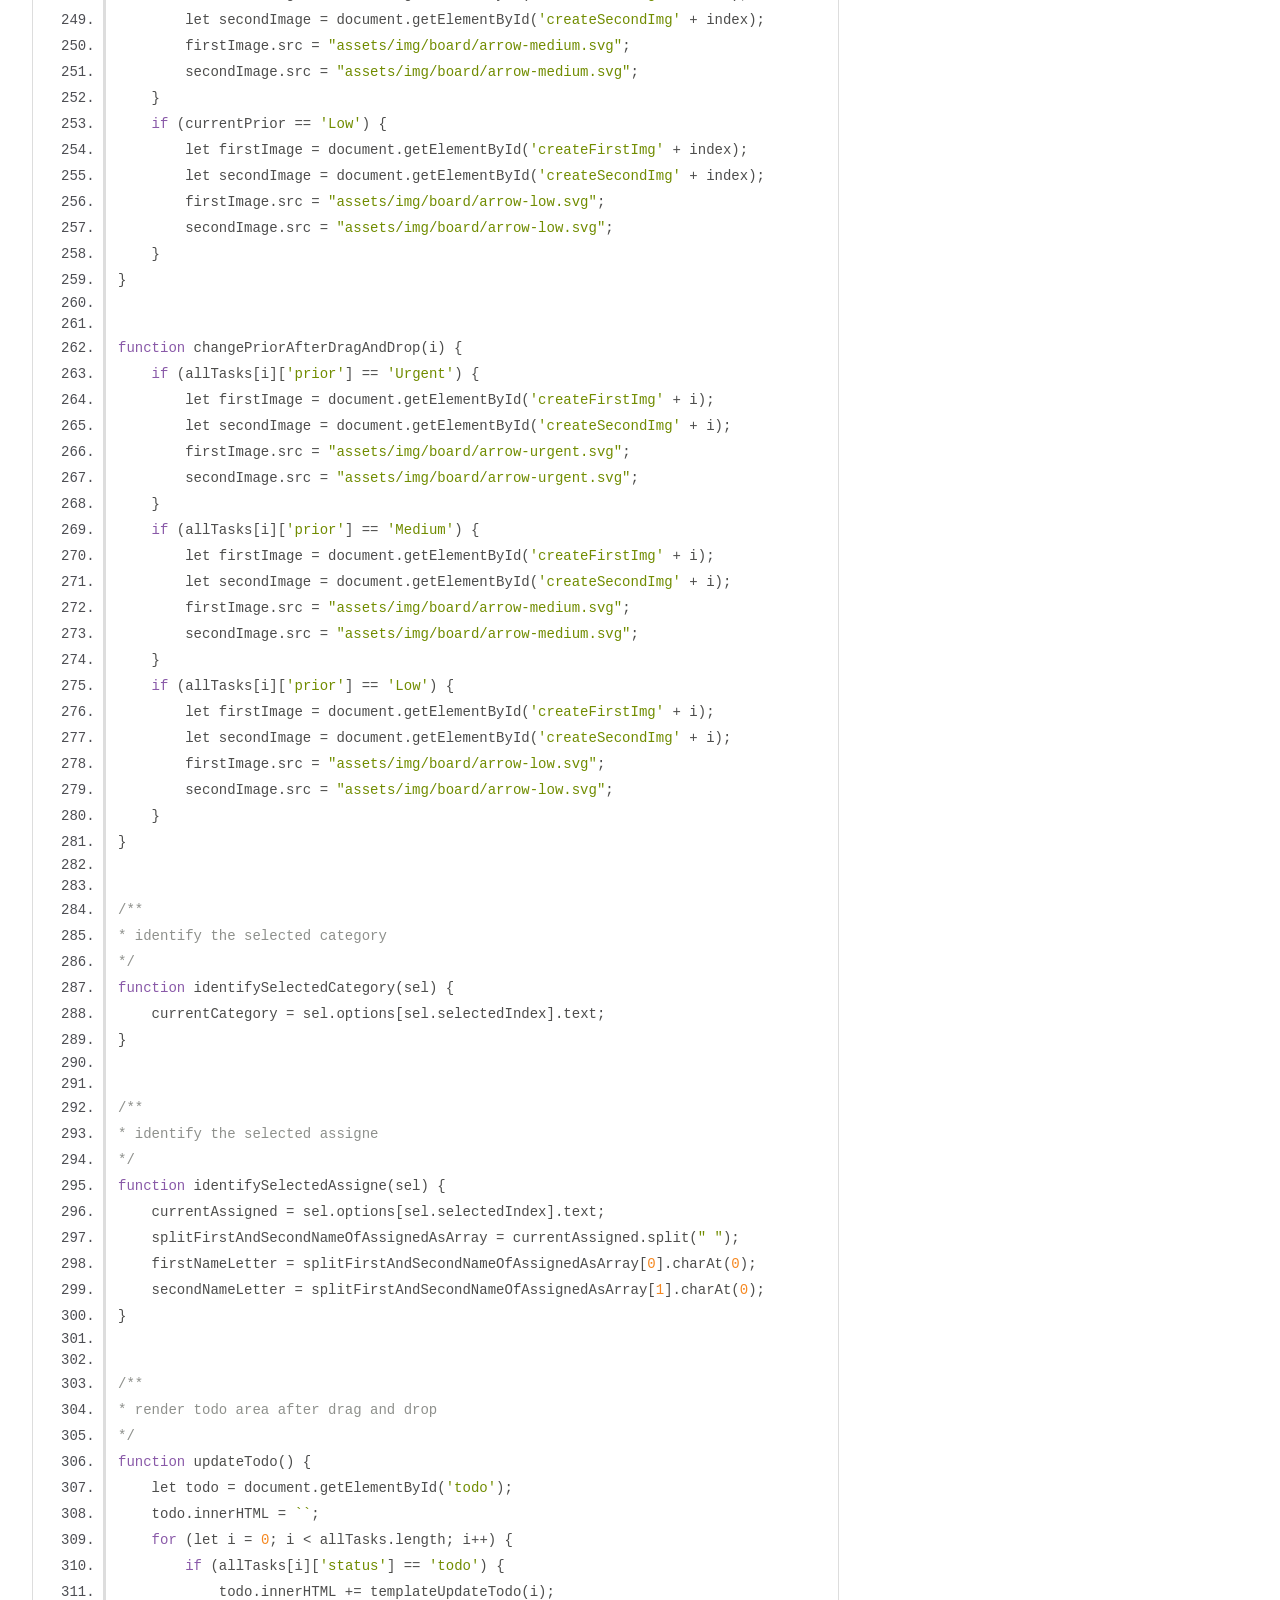
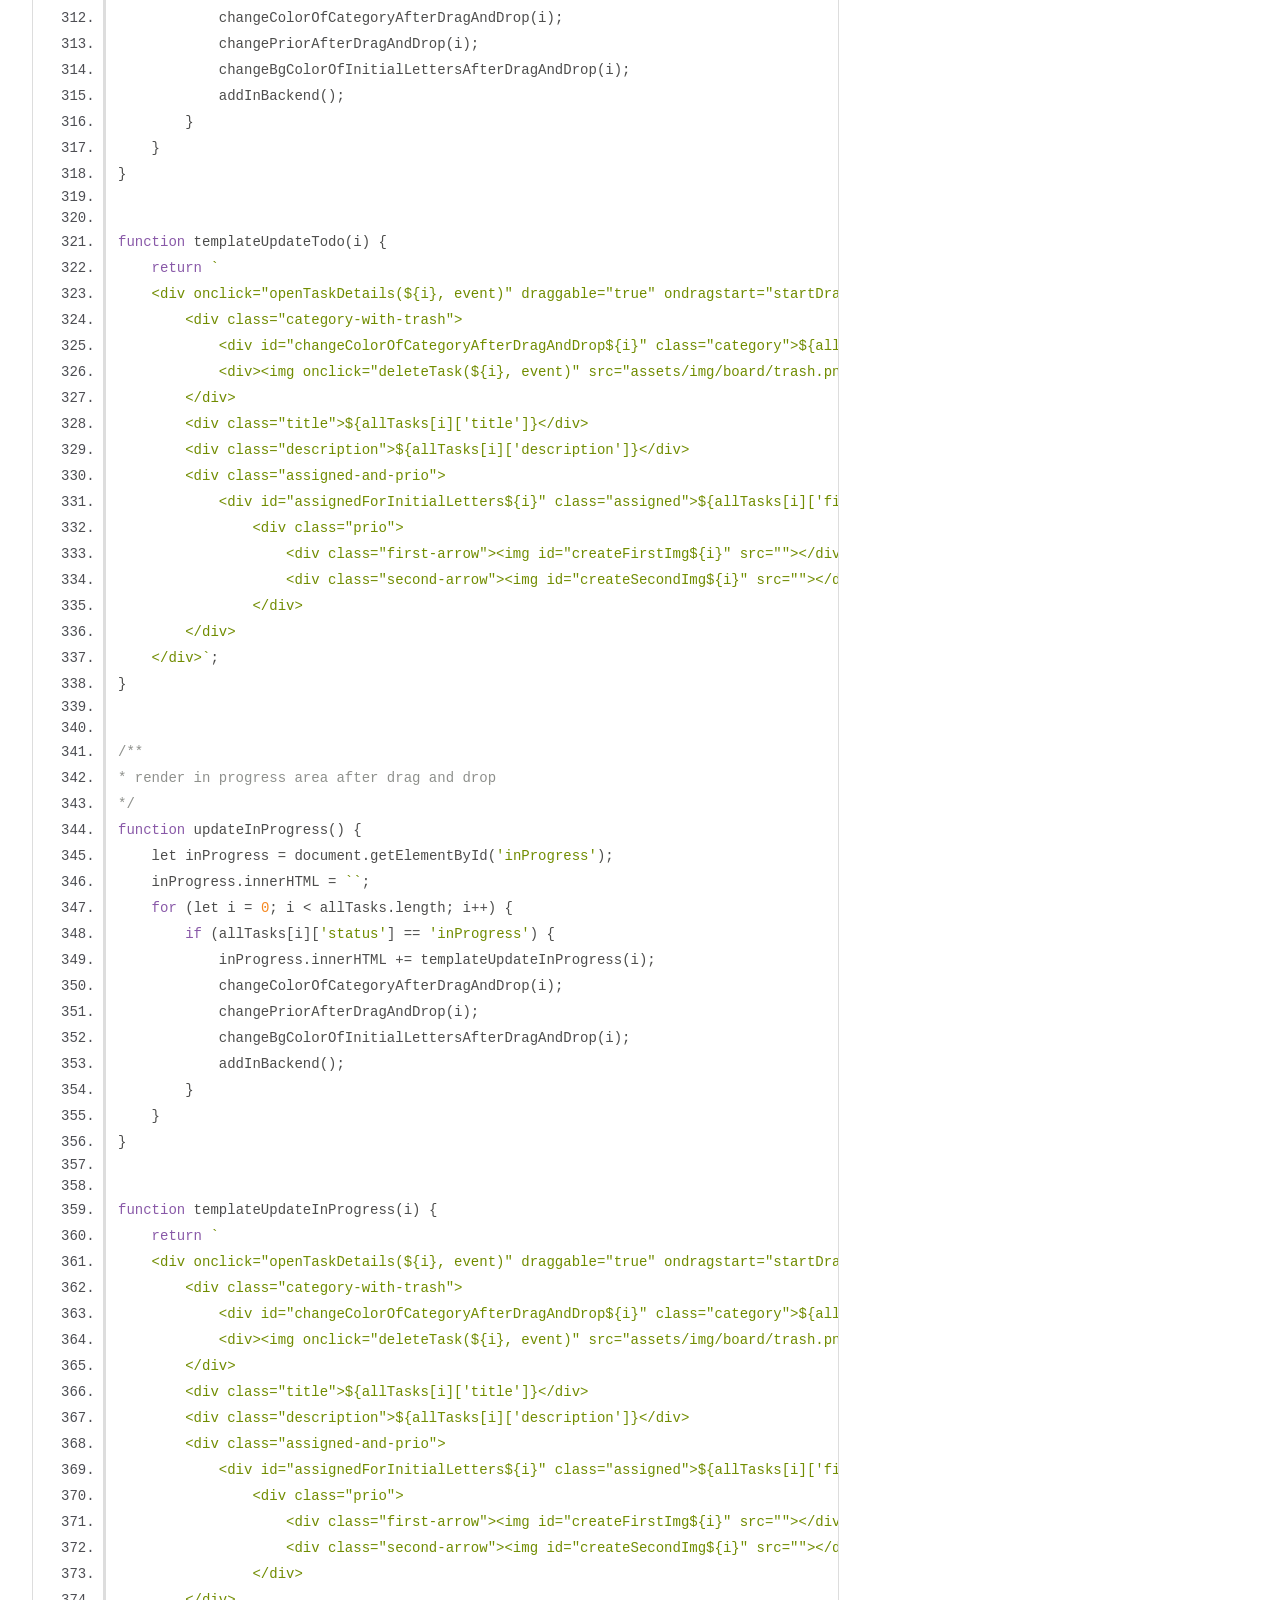
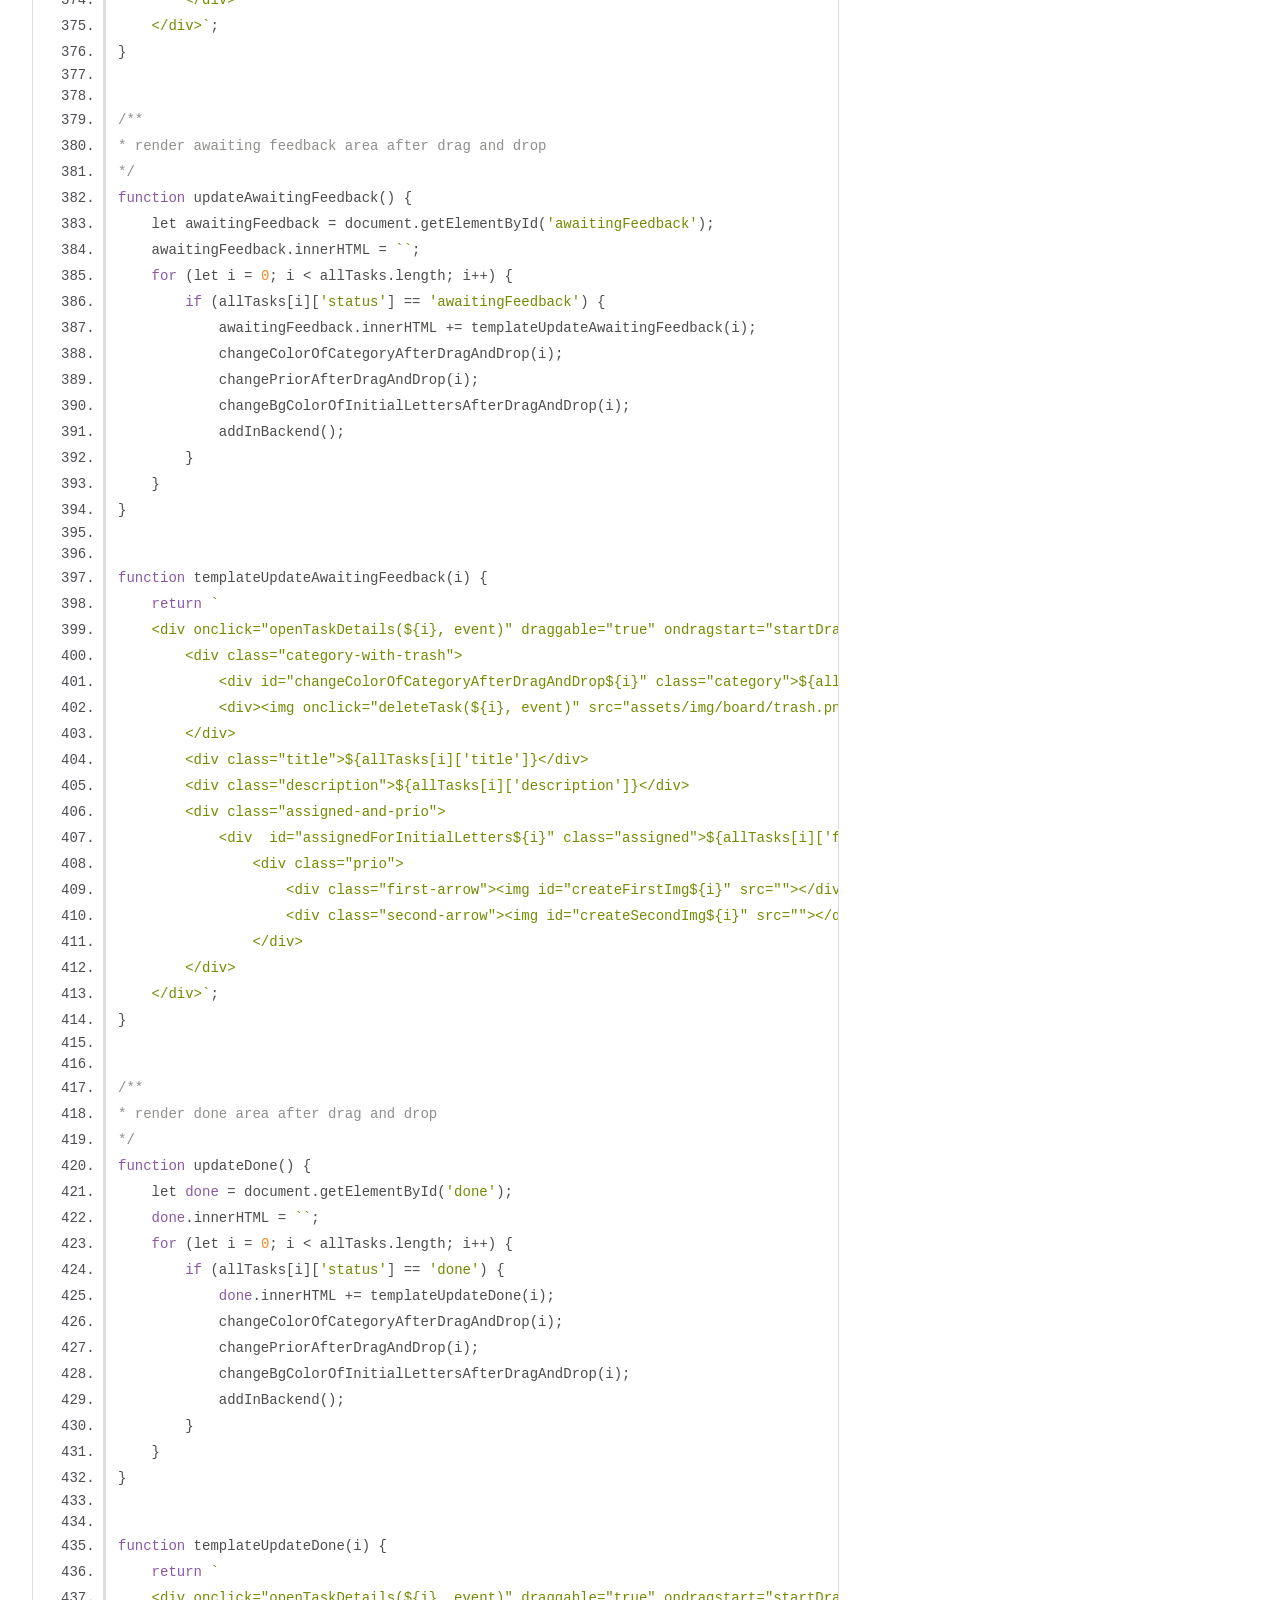
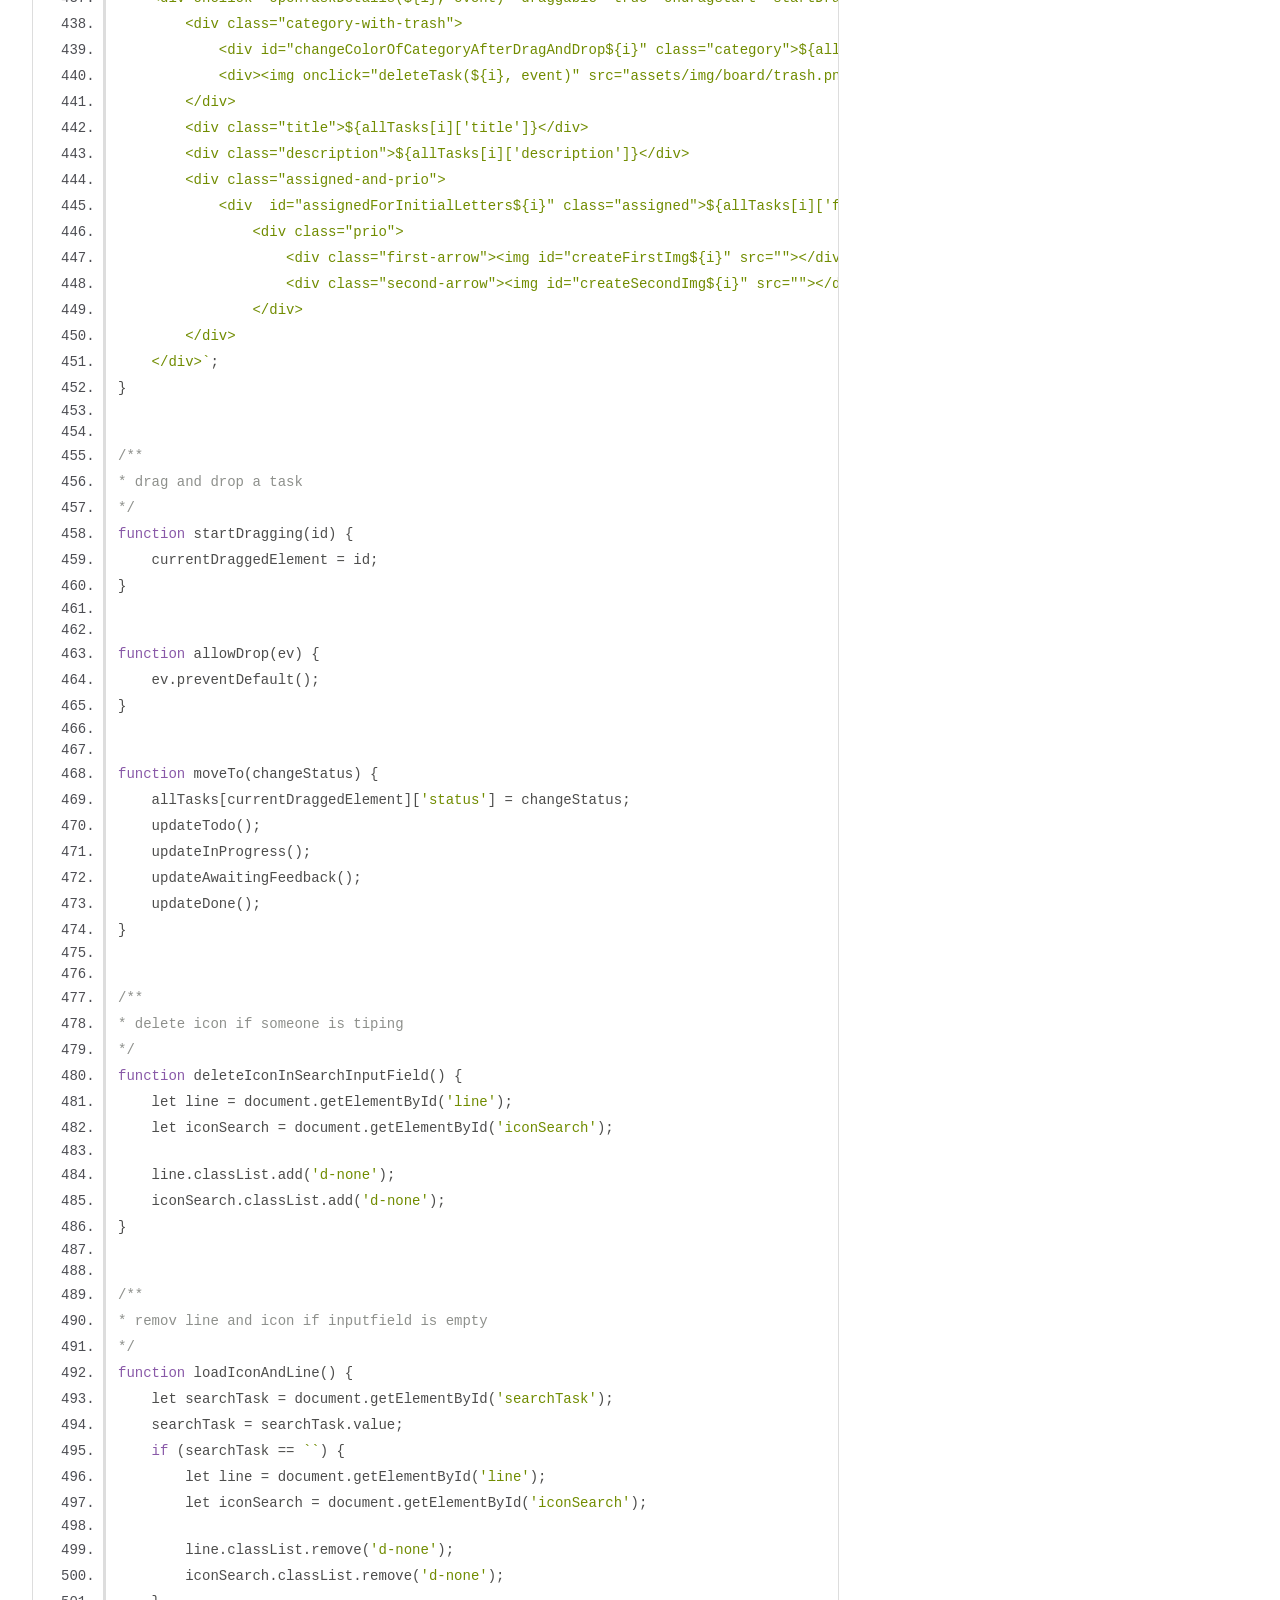
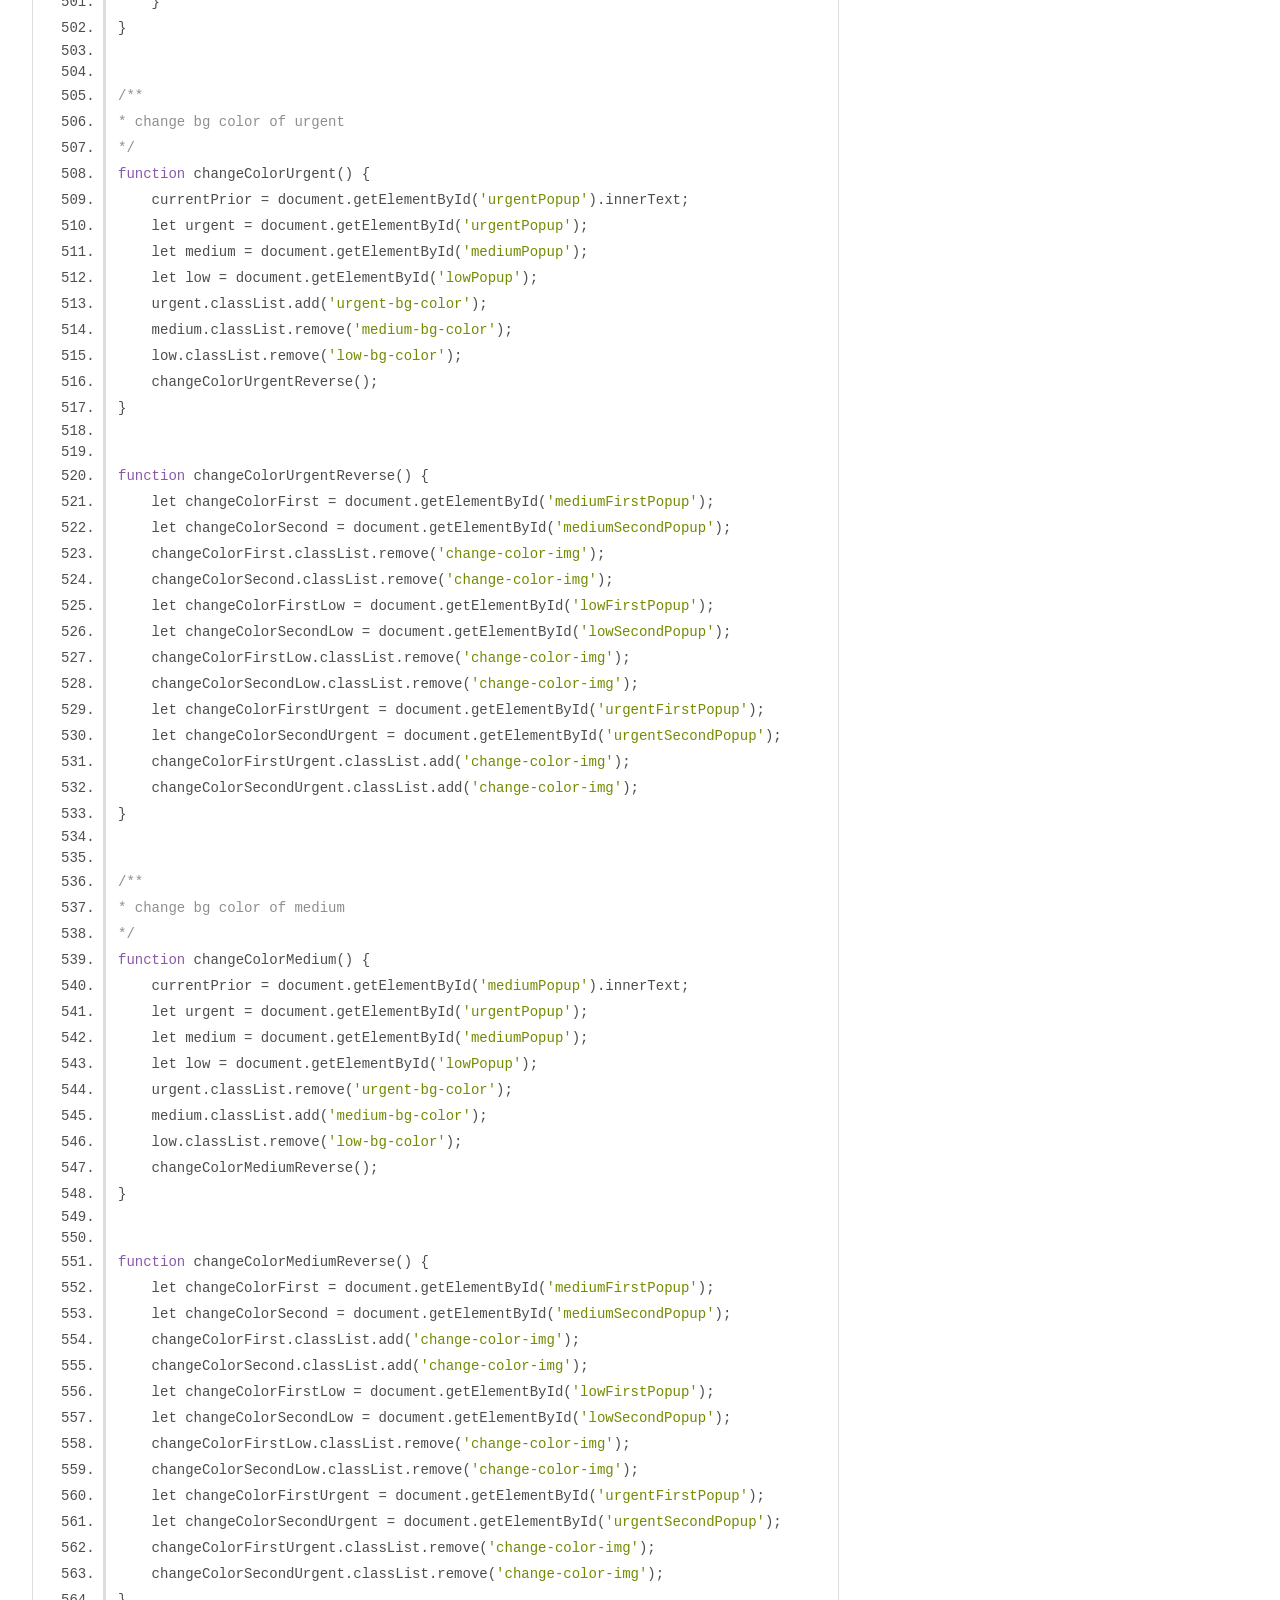
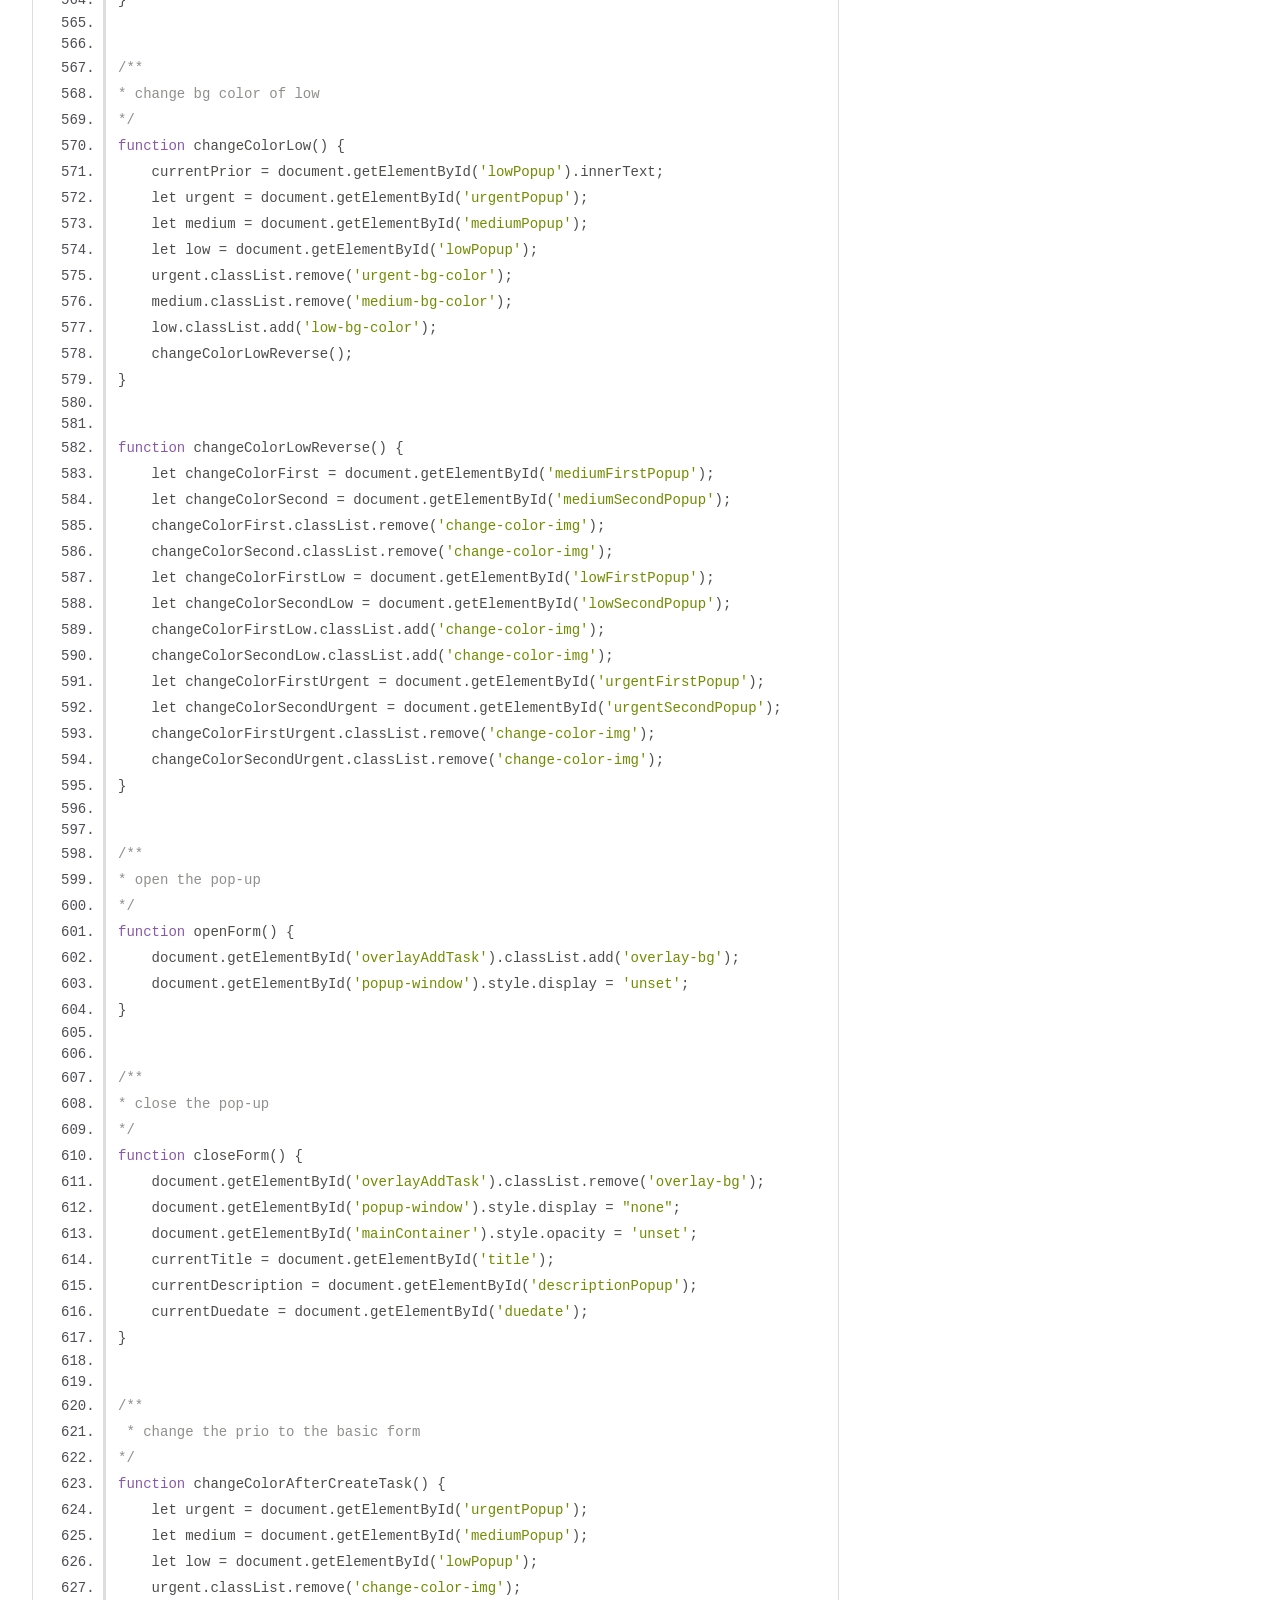
<file: assets/js/out/board.js.html>
<!DOCTYPE html>
<html lang="en">
<head>
    <meta charset="utf-8">
    <title>JSDoc: Source: board.js</title>

    <script src="scripts/prettify/prettify.js"> </script>
    <script src="scripts/prettify/lang-css.js"> </script>
    <!--[if lt IE 9]>
      <script src="//html5shiv.googlecode.com/svn/trunk/html5.js"></script>
    <![endif]-->
    <link type="text/css" rel="stylesheet" href="styles/prettify-tomorrow.css">
    <link type="text/css" rel="stylesheet" href="styles/jsdoc-default.css">
</head>

<body>

<div id="main">

    <h1 class="page-title">Source: board.js</h1>

    



    
    <section>
        <article>
            <pre class="prettyprint source linenums"><code>let allTasks = [];
let currentTitle;
let currentDescription;
let currentCategory;
let currentAssigned;
let currentDuedate;
let currentDraggedElement;
let index = 0;
let currentPrior;
let currentPriorEdit;
let splitFirstAndSecondNameOfAssignedAsArray;
let firstNameLetter;
let secondNameLetter;
let currentTitleValue;
let currentDescriptionValue;
let currentDuedateValue;
let assignedEdit;
let firstNameLetterEdit;
let secondNameLetterEdit;
let splitFirstAndSecondNameOfAssignedAsArrayEdit;


/**
* load task from server
*/
async function initialize() {
    await downloadFromServer();
    await getTasksFromBackend();
}


/**
* update the board
*/
function updateBoard() {
    updateTodo();
    updateInProgress();
    updateAwaitingFeedback();
    updateDone();
}


/**
* render todo box
*/
function createTodo() {
    updateArrayTodo();
    pushTask();
    let todo = document.getElementById('todo');
    todo.innerHTML += templateCreateTodo();
    changeBgColorOfInitialLetters();
    changePrior();
    cleanValues();
    changeColorOfCategory();
    addInBackend();
    index++;
}


function templateCreateTodo() {
    return `    
    &lt;div onclick="openTaskDetails(${index}, event)" draggable="true" ondragstart="startDragging(${index})" class="box">
        &lt;div class="category-with-trash">
            &lt;div id="changeColorOfCategory${index}" class="category">${allTasks[index]['category']}&lt;/div>
            &lt;div>&lt;img onclick="deleteTask(${index}, event)" src="assets/img/board/trash.png">&lt;/div>
        &lt;/div>
        &lt;div class="title">${allTasks[index]['title']}&lt;/div>
        &lt;div class="description">${allTasks[index]['description']}&lt;/div>
        &lt;div class="assigned-and-prio">
            &lt;div id="assignedForInitialLetters${index}" class="assigned">${allTasks[index]['firstLetter']}${allTasks[index]['secondLetter']}&lt;/div>
                &lt;div class="prio">
                    &lt;div class="first-arrow">&lt;img id="createFirstImg${index}" src="">&lt;/div>
                    &lt;div class="second-arrow">&lt;img id="createSecondImg${index}" src="">&lt;/div>
                &lt;/div>
        &lt;/div>
    &lt;/div>`;
}


/**
* reset the inputfield
*/
function cleanValues() {
    currentTitle.value = ``;
    currentDescription.value = ``;
    currentDuedate.value = ``;
    selectedCategoryDefaultValue();
    selectedAssignedDefaultValue();
    changeColorAfterCreateTask();
    closeForm();
}


/**
* update todo array
*/
function updateArrayTodo() {
    currentTitle = document.getElementById('title');
    currentTitleValue = currentTitle.value;
    currentDescription = document.getElementById('descriptionPopup');
    currentDescriptionValue = currentDescription.value;
    currentDuedate = document.getElementById('duedate');
    currentDuedateValue = currentDuedate.value;
}


/**
* push task
*/
function pushTask() {
    let task = {
        'title': currentTitleValue,
        'description': currentDescriptionValue,
        'category': currentCategory,
        'assigned': currentAssigned,
        'duedate': currentDuedateValue,
        'firstLetter': firstNameLetter,
        'secondLetter': secondNameLetter,
        'prior': currentPrior,
        'status': 'todo',
    };
    allTasks.push(task);
}


/**
* change the color depend on the inital letters
*/
function changeBgColorOfInitialLetters() {
    if (allTasks[index]['firstLetter'] == 'A' &amp;&amp; allTasks[index]['secondLetter'] == 'O') {
        document.getElementById('assignedForInitialLetters' + index).classList.add('assigned-for-initial-letters-first');
    }
    if (allTasks[index]['firstLetter'] == 'M' &amp;&amp; allTasks[index]['secondLetter'] == 'H') {
        document.getElementById('assignedForInitialLetters' + index).classList.add('assigned-for-initial-letters-second');
    }
    if (allTasks[index]['firstLetter'] == 'M' &amp;&amp; allTasks[index]['secondLetter'] == 'K') {
        document.getElementById('assignedForInitialLetters' + index).classList.add('assigned-for-initial-letters-third');
    }
}


function changeBgColorOfInitialLettersAfterDragAndDrop(i) {
    if (allTasks[i]['firstLetter'] == 'A' &amp;&amp; allTasks[i]['secondLetter'] == 'O') {
        document.getElementById('assignedForInitialLetters' + i).classList.add('assigned-for-initial-letters-first');
    }
    if (allTasks[i]['firstLetter'] == 'M' &amp;&amp; allTasks[i]['secondLetter'] == 'H') {
        document.getElementById('assignedForInitialLetters' + i).classList.add('assigned-for-initial-letters-second');
    }
    if (allTasks[i]['firstLetter'] == 'M' &amp;&amp; allTasks[i]['secondLetter'] == 'K') {
        document.getElementById('assignedForInitialLetters' + i).classList.add('assigned-for-initial-letters-third');
    }
}


function changeBgColorOfInitialLettersDetails(i) {
    if (allTasks[i]['firstLetter'] == 'A' &amp;&amp; allTasks[i]['secondLetter'] == 'O') {
        document.getElementById('assignedForInitialLettersDetails' + i).classList.add('assigned-for-initial-letters-first');
    }
    if (allTasks[i]['firstLetter'] == 'M' &amp;&amp; allTasks[i]['secondLetter'] == 'H') {
        document.getElementById('assignedForInitialLettersDetails' + i).classList.add('assigned-for-initial-letters-second');
    }
    if (allTasks[i]['firstLetter'] == 'M' &amp;&amp; allTasks[i]['secondLetter'] == 'K') {
        document.getElementById('assignedForInitialLettersDetails' + i).classList.add('assigned-for-initial-letters-third');
    }
}


/**
* safe all task in backend
*/
async function addInBackend() {
    await backend.setItem('allTasks', JSON.stringify(allTasks));
}


/**
* get all task from backend and update board
*/
async function getTasksFromBackend() {
    let allTasksAsJson = await backend.getItem('allTasks');
    if (allTasksAsJson != null) {
        allTasks = JSON.parse(allTasksAsJson);
        updateBoard();
    }
}


/**
* delete a task
*/
async function deleteTask(i, event) {
    event.stopPropagation();
    allTasks.splice(i, 1);
    if (allTasks.length &lt; 1) {
        await deleteAllTasksArray();
        updateBoard();
    } else {
        await addInBackend();
        await initialize();
    }
}


async function deleteAllTasksArray() {
    await backend.deleteItem('allTasks');
}


/**
* set the default value of category after submit form
*/
function selectedCategoryDefaultValue() {
    document.getElementById("category-popup").selectedIndex = "0";
}


/**
* set the default value of assign after submit form
*/
function selectedAssignedDefaultValue() {
    document.getElementById("assignedto-popup").selectedIndex = "0";
}


/**
* render todo box from addTask
*/
function createTodoFromAddTask() {
    let todo = document.getElementById('todo');
    todo.innerHTML += templateCreateTodo();
    changeColorOfCategory();
    changeBgColorOfInitialLetters();
    index++;
}


/**
* change color prior in task box
*/
function changePrior() {
    if (currentPrior == 'Urgent') {
        let firstImage = document.getElementById('createFirstImg' + index);
        let secondImage = document.getElementById('createSecondImg' + index);
        firstImage.src = "assets/img/board/arrow-urgent.svg";
        secondImage.src = "assets/img/board/arrow-urgent.svg";
    }
    if (currentPrior == 'Medium') {
        let firstImage = document.getElementById('createFirstImg' + index);
        let secondImage = document.getElementById('createSecondImg' + index);
        firstImage.src = "assets/img/board/arrow-medium.svg";
        secondImage.src = "assets/img/board/arrow-medium.svg";
    }
    if (currentPrior == 'Low') {
        let firstImage = document.getElementById('createFirstImg' + index);
        let secondImage = document.getElementById('createSecondImg' + index);
        firstImage.src = "assets/img/board/arrow-low.svg";
        secondImage.src = "assets/img/board/arrow-low.svg";
    }
}


function changePriorAfterDragAndDrop(i) {
    if (allTasks[i]['prior'] == 'Urgent') {
        let firstImage = document.getElementById('createFirstImg' + i);
        let secondImage = document.getElementById('createSecondImg' + i);
        firstImage.src = "assets/img/board/arrow-urgent.svg";
        secondImage.src = "assets/img/board/arrow-urgent.svg";
    }
    if (allTasks[i]['prior'] == 'Medium') {
        let firstImage = document.getElementById('createFirstImg' + i);
        let secondImage = document.getElementById('createSecondImg' + i);
        firstImage.src = "assets/img/board/arrow-medium.svg";
        secondImage.src = "assets/img/board/arrow-medium.svg";
    }
    if (allTasks[i]['prior'] == 'Low') {
        let firstImage = document.getElementById('createFirstImg' + i);
        let secondImage = document.getElementById('createSecondImg' + i);
        firstImage.src = "assets/img/board/arrow-low.svg";
        secondImage.src = "assets/img/board/arrow-low.svg";
    }
}


/**
* identify the selected category
*/
function identifySelectedCategory(sel) {
    currentCategory = sel.options[sel.selectedIndex].text;
}


/**
* identify the selected assigne
*/
function identifySelectedAssigne(sel) {
    currentAssigned = sel.options[sel.selectedIndex].text;
    splitFirstAndSecondNameOfAssignedAsArray = currentAssigned.split(" ");
    firstNameLetter = splitFirstAndSecondNameOfAssignedAsArray[0].charAt(0);
    secondNameLetter = splitFirstAndSecondNameOfAssignedAsArray[1].charAt(0);
}


/**
* render todo area after drag and drop
*/
function updateTodo() {
    let todo = document.getElementById('todo');
    todo.innerHTML = ``;
    for (let i = 0; i &lt; allTasks.length; i++) {
        if (allTasks[i]['status'] == 'todo') {
            todo.innerHTML += templateUpdateTodo(i);
            changeColorOfCategoryAfterDragAndDrop(i);
            changePriorAfterDragAndDrop(i);
            changeBgColorOfInitialLettersAfterDragAndDrop(i);
            addInBackend();
        }
    }
}


function templateUpdateTodo(i) {
    return `    
    &lt;div onclick="openTaskDetails(${i}, event)" draggable="true" ondragstart="startDragging(${i})" class="box">
        &lt;div class="category-with-trash">
            &lt;div id="changeColorOfCategoryAfterDragAndDrop${i}" class="category">${allTasks[i]['category']}&lt;/div>
            &lt;div>&lt;img onclick="deleteTask(${i}, event)" src="assets/img/board/trash.png">&lt;/div>
        &lt;/div>
        &lt;div class="title">${allTasks[i]['title']}&lt;/div>
        &lt;div class="description">${allTasks[i]['description']}&lt;/div>
        &lt;div class="assigned-and-prio">
            &lt;div id="assignedForInitialLetters${i}" class="assigned">${allTasks[i]['firstLetter']}${allTasks[i]['secondLetter']}&lt;/div>
                &lt;div class="prio">
                    &lt;div class="first-arrow">&lt;img id="createFirstImg${i}" src="">&lt;/div>
                    &lt;div class="second-arrow">&lt;img id="createSecondImg${i}" src="">&lt;/div>
                &lt;/div>
        &lt;/div>
    &lt;/div>`;
}


/**
* render in progress area after drag and drop
*/
function updateInProgress() {
    let inProgress = document.getElementById('inProgress');
    inProgress.innerHTML = ``;
    for (let i = 0; i &lt; allTasks.length; i++) {
        if (allTasks[i]['status'] == 'inProgress') {
            inProgress.innerHTML += templateUpdateInProgress(i);
            changeColorOfCategoryAfterDragAndDrop(i);
            changePriorAfterDragAndDrop(i);
            changeBgColorOfInitialLettersAfterDragAndDrop(i);
            addInBackend();
        }
    }
}


function templateUpdateInProgress(i) {
    return `    
    &lt;div onclick="openTaskDetails(${i}, event)" draggable="true" ondragstart="startDragging(${i})" class="box">
        &lt;div class="category-with-trash">
            &lt;div id="changeColorOfCategoryAfterDragAndDrop${i}" class="category">${allTasks[i]['category']}&lt;/div>
            &lt;div>&lt;img onclick="deleteTask(${i}, event)" src="assets/img/board/trash.png">&lt;/div>
        &lt;/div>
        &lt;div class="title">${allTasks[i]['title']}&lt;/div>
        &lt;div class="description">${allTasks[i]['description']}&lt;/div>
        &lt;div class="assigned-and-prio">
            &lt;div id="assignedForInitialLetters${i}" class="assigned">${allTasks[i]['firstLetter']}${allTasks[i]['secondLetter']}&lt;/div>
                &lt;div class="prio">
                    &lt;div class="first-arrow">&lt;img id="createFirstImg${i}" src="">&lt;/div>
                    &lt;div class="second-arrow">&lt;img id="createSecondImg${i}" src="">&lt;/div>
                &lt;/div>
        &lt;/div>
    &lt;/div>`;
}


/**
* render awaiting feedback area after drag and drop
*/
function updateAwaitingFeedback() {
    let awaitingFeedback = document.getElementById('awaitingFeedback');
    awaitingFeedback.innerHTML = ``;
    for (let i = 0; i &lt; allTasks.length; i++) {
        if (allTasks[i]['status'] == 'awaitingFeedback') {
            awaitingFeedback.innerHTML += templateUpdateAwaitingFeedback(i);
            changeColorOfCategoryAfterDragAndDrop(i);
            changePriorAfterDragAndDrop(i);
            changeBgColorOfInitialLettersAfterDragAndDrop(i);
            addInBackend();
        }
    }
}


function templateUpdateAwaitingFeedback(i) {
    return `    
    &lt;div onclick="openTaskDetails(${i}, event)" draggable="true" ondragstart="startDragging(${i})" class="box">
        &lt;div class="category-with-trash">
            &lt;div id="changeColorOfCategoryAfterDragAndDrop${i}" class="category">${allTasks[i]['category']}&lt;/div>
            &lt;div>&lt;img onclick="deleteTask(${i}, event)" src="assets/img/board/trash.png">&lt;/div>
        &lt;/div>
        &lt;div class="title">${allTasks[i]['title']}&lt;/div>
        &lt;div class="description">${allTasks[i]['description']}&lt;/div>
        &lt;div class="assigned-and-prio">
            &lt;div  id="assignedForInitialLetters${i}" class="assigned">${allTasks[i]['firstLetter']}${allTasks[i]['secondLetter']}&lt;/div>
                &lt;div class="prio">
                    &lt;div class="first-arrow">&lt;img id="createFirstImg${i}" src="">&lt;/div>
                    &lt;div class="second-arrow">&lt;img id="createSecondImg${i}" src="">&lt;/div>
                &lt;/div>
        &lt;/div>
    &lt;/div>`;
}


/**
* render done area after drag and drop
*/
function updateDone() {
    let done = document.getElementById('done');
    done.innerHTML = ``;
    for (let i = 0; i &lt; allTasks.length; i++) {
        if (allTasks[i]['status'] == 'done') {
            done.innerHTML += templateUpdateDone(i);
            changeColorOfCategoryAfterDragAndDrop(i);
            changePriorAfterDragAndDrop(i);
            changeBgColorOfInitialLettersAfterDragAndDrop(i);
            addInBackend();
        }
    }
}


function templateUpdateDone(i) {
    return `    
    &lt;div onclick="openTaskDetails(${i}, event)" draggable="true" ondragstart="startDragging(${i})" class="box">
        &lt;div class="category-with-trash">
            &lt;div id="changeColorOfCategoryAfterDragAndDrop${i}" class="category">${allTasks[i]['category']}&lt;/div>
            &lt;div>&lt;img onclick="deleteTask(${i}, event)" src="assets/img/board/trash.png">&lt;/div>
        &lt;/div>
        &lt;div class="title">${allTasks[i]['title']}&lt;/div>
        &lt;div class="description">${allTasks[i]['description']}&lt;/div>
        &lt;div class="assigned-and-prio">
            &lt;div  id="assignedForInitialLetters${i}" class="assigned">${allTasks[i]['firstLetter']}${allTasks[i]['secondLetter']}&lt;/div>
                &lt;div class="prio">
                    &lt;div class="first-arrow">&lt;img id="createFirstImg${i}" src="">&lt;/div>
                    &lt;div class="second-arrow">&lt;img id="createSecondImg${i}" src="">&lt;/div>
                &lt;/div>
        &lt;/div>
    &lt;/div>`;
}


/**
* drag and drop a task
*/
function startDragging(id) {
    currentDraggedElement = id;
}


function allowDrop(ev) {
    ev.preventDefault();
}


function moveTo(changeStatus) {
    allTasks[currentDraggedElement]['status'] = changeStatus;
    updateTodo();
    updateInProgress();
    updateAwaitingFeedback();
    updateDone();
}


/**
* delete icon if someone is tiping
*/
function deleteIconInSearchInputField() {
    let line = document.getElementById('line');
    let iconSearch = document.getElementById('iconSearch');

    line.classList.add('d-none');
    iconSearch.classList.add('d-none');
}


/**
* remov line and icon if inputfield is empty
*/
function loadIconAndLine() {
    let searchTask = document.getElementById('searchTask');
    searchTask = searchTask.value;
    if (searchTask == ``) {
        let line = document.getElementById('line');
        let iconSearch = document.getElementById('iconSearch');

        line.classList.remove('d-none');
        iconSearch.classList.remove('d-none');
    }
}


/**
* change bg color of urgent
*/
function changeColorUrgent() {
    currentPrior = document.getElementById('urgentPopup').innerText;
    let urgent = document.getElementById('urgentPopup');
    let medium = document.getElementById('mediumPopup');
    let low = document.getElementById('lowPopup');
    urgent.classList.add('urgent-bg-color');
    medium.classList.remove('medium-bg-color');
    low.classList.remove('low-bg-color');
    changeColorUrgentReverse();
}


function changeColorUrgentReverse() {
    let changeColorFirst = document.getElementById('mediumFirstPopup');
    let changeColorSecond = document.getElementById('mediumSecondPopup');
    changeColorFirst.classList.remove('change-color-img');
    changeColorSecond.classList.remove('change-color-img');
    let changeColorFirstLow = document.getElementById('lowFirstPopup');
    let changeColorSecondLow = document.getElementById('lowSecondPopup');
    changeColorFirstLow.classList.remove('change-color-img');
    changeColorSecondLow.classList.remove('change-color-img');
    let changeColorFirstUrgent = document.getElementById('urgentFirstPopup');
    let changeColorSecondUrgent = document.getElementById('urgentSecondPopup');
    changeColorFirstUrgent.classList.add('change-color-img');
    changeColorSecondUrgent.classList.add('change-color-img');
}


/**
* change bg color of medium
*/
function changeColorMedium() {
    currentPrior = document.getElementById('mediumPopup').innerText;
    let urgent = document.getElementById('urgentPopup');
    let medium = document.getElementById('mediumPopup');
    let low = document.getElementById('lowPopup');
    urgent.classList.remove('urgent-bg-color');
    medium.classList.add('medium-bg-color');
    low.classList.remove('low-bg-color');
    changeColorMediumReverse();
}


function changeColorMediumReverse() {
    let changeColorFirst = document.getElementById('mediumFirstPopup');
    let changeColorSecond = document.getElementById('mediumSecondPopup');
    changeColorFirst.classList.add('change-color-img');
    changeColorSecond.classList.add('change-color-img');
    let changeColorFirstLow = document.getElementById('lowFirstPopup');
    let changeColorSecondLow = document.getElementById('lowSecondPopup');
    changeColorFirstLow.classList.remove('change-color-img');
    changeColorSecondLow.classList.remove('change-color-img');
    let changeColorFirstUrgent = document.getElementById('urgentFirstPopup');
    let changeColorSecondUrgent = document.getElementById('urgentSecondPopup');
    changeColorFirstUrgent.classList.remove('change-color-img');
    changeColorSecondUrgent.classList.remove('change-color-img');
}


/**
* change bg color of low
*/
function changeColorLow() {
    currentPrior = document.getElementById('lowPopup').innerText;
    let urgent = document.getElementById('urgentPopup');
    let medium = document.getElementById('mediumPopup');
    let low = document.getElementById('lowPopup');
    urgent.classList.remove('urgent-bg-color');
    medium.classList.remove('medium-bg-color');
    low.classList.add('low-bg-color');
    changeColorLowReverse();
}


function changeColorLowReverse() {
    let changeColorFirst = document.getElementById('mediumFirstPopup');
    let changeColorSecond = document.getElementById('mediumSecondPopup');
    changeColorFirst.classList.remove('change-color-img');
    changeColorSecond.classList.remove('change-color-img');
    let changeColorFirstLow = document.getElementById('lowFirstPopup');
    let changeColorSecondLow = document.getElementById('lowSecondPopup');
    changeColorFirstLow.classList.add('change-color-img');
    changeColorSecondLow.classList.add('change-color-img');
    let changeColorFirstUrgent = document.getElementById('urgentFirstPopup');
    let changeColorSecondUrgent = document.getElementById('urgentSecondPopup');
    changeColorFirstUrgent.classList.remove('change-color-img');
    changeColorSecondUrgent.classList.remove('change-color-img');
}


/**
* open the pop-up
*/
function openForm() {
    document.getElementById('overlayAddTask').classList.add('overlay-bg');
    document.getElementById('popup-window').style.display = 'unset';
}


/**
* close the pop-up
*/
function closeForm() {
    document.getElementById('overlayAddTask').classList.remove('overlay-bg');
    document.getElementById('popup-window').style.display = "none";
    document.getElementById('mainContainer').style.opacity = 'unset';
    currentTitle = document.getElementById('title');
    currentDescription = document.getElementById('descriptionPopup');
    currentDuedate = document.getElementById('duedate');
}


/**
 * change the prio to the basic form 
*/
function changeColorAfterCreateTask() {
    let urgent = document.getElementById('urgentPopup');
    let medium = document.getElementById('mediumPopup');
    let low = document.getElementById('lowPopup');
    urgent.classList.remove('change-color-img');
    medium.classList.remove('change-color-img');
    low.classList.remove('change-color-img');
    urgent.classList.remove('urgent-bg-color');
    medium.classList.remove('medium-bg-color');
    low.classList.remove('low-bg-color');
    changeColorAfterCreateTaskReverse();
}


function changeColorAfterCreateTaskReverse() {
    let changeColorFirstUrgent = document.getElementById('urgentFirstPopup');
    let changeColorSecondUrgent = document.getElementById('urgentSecondPopup');
    changeColorFirstUrgent.classList.remove('change-color-img');
    changeColorSecondUrgent.classList.remove('change-color-img');
    let changeColorFirst = document.getElementById('mediumFirstPopup');
    let changeColorSecond = document.getElementById('mediumSecondPopup');
    changeColorFirst.classList.remove('change-color-img');
    changeColorSecond.classList.remove('change-color-img');
    let changeColorFirstLow = document.getElementById('lowFirstPopup');
    let changeColorSecondLow = document.getElementById('lowSecondPopup');
    changeColorFirstLow.classList.remove('change-color-img');
    changeColorSecondLow.classList.remove('change-color-img');
}


/**
 * change the category color 
*/
function changeColorOfCategory() {
    let categoryAddColor = document.getElementById('changeColorOfCategory' + index);
    let category = categoryAddColor.innerText;
    if (category == 'Sales') {
        categoryAddColor.classList.add('sales');
    }
    if (category == 'Design') {
        categoryAddColor.classList.add('design');
    }
    if (category == 'Backoffice') {
        categoryAddColor.classList.add('backoffice');
    }
    if (category == 'Marketing') {
        categoryAddColor.classList.add('marketing');
    }
    if (category == 'IT') {
        categoryAddColor.classList.add('it');
    }
    if (category == 'Media') {
        categoryAddColor.classList.add('media');
    }
}


function changeColorOfCategoryAfterDragAndDrop(i) {
    let categoryAddColor = document.getElementById('changeColorOfCategoryAfterDragAndDrop' + i);
    let category = categoryAddColor.innerText;
    if (category == 'Sales') {
        categoryAddColor.classList.add('sales');
    }
    if (category == 'Design') {
        categoryAddColor.classList.add('design');
    }
    if (category == 'Backoffice') {
        categoryAddColor.classList.add('backoffice');
    }
    if (category == 'Marketing') {
        categoryAddColor.classList.add('marketing');
    }
    if (category == 'IT') {
        categoryAddColor.classList.add('it');
    }
    if (category == 'Media') {
        categoryAddColor.classList.add('media');
    }
}


/**
 * open details of the task
*/
function openTaskDetails(i, event) {
    event.stopPropagation();
    let edit = document.getElementById('editOpenTaskDetails');
    edit.classList.add('d-none');
    document.getElementById('overlay').classList.add('overlay-bg');
    document.getElementById('openTask').classList.remove('d-none');
    document.getElementById('openTask').classList.add('open-position');
    let openTask = document.getElementById('openTask');
    openTask.innerHTML = templateOpenTaskDetails(i);
    changeColorPriorInShowDetails(i);
    changePriorShowDetails(i);
    changeCategoryShowDetails(i);
    changeBgColorOfInitialLettersDetails(i);
}


function templateOpenTaskDetails(i) {
    return `
    &lt;div>
    &lt;div onclick="closeTaskDetails()" class="close-open-task">&lt;img src="assets/img/board/close-popup.svg">&lt;/div>
    &lt;div id="categoryOpenTask${i}" class="category-open-task">${allTasks[i]['category']}&lt;/div>
    &lt;div class="title-open-task">${allTasks[i]['title']}&lt;/div>
    &lt;div class="description-open-task">${allTasks[i]['description']}&lt;/div>
    &lt;div class="duedate-open-task">Due date: &lt;span class="date-open-task">${allTasks[i]['duedate']}&lt;/span>&lt;/div>
    &lt;div class="container-priority-open-task">
        &lt;div class="priority-open-task">Priority:&lt;/div>
        &lt;div id="currentPriorOpenTask${i}" class="current-prior-open-task">${allTasks[i]['prior']}
            &lt;div class="current-prior-img-position-open-task">
                &lt;img id="currentPriorImgFirstOpenTask${i}" class="current-prior-img-first-open-task" src="">
                &lt;img id="currentPriorImgSecondOpenTask${i}" class="current-prior-img-second-open-task" src="">
            &lt;/div>
        &lt;/div>
    &lt;/div>
    &lt;div class="container-assigned-open-task">
        &lt;div class="assigned-open-task">Assigned to:&lt;/div>
        &lt;div class="person-and-profile-assigned-open-task-container">
            &lt;div class="person-assigned-open-task-container">
                &lt;div  id="assignedForInitialLettersDetails${i}" class="profile-assigned-open-task">${allTasks[i]['firstLetter']}${allTasks[i]['secondLetter']}&lt;/div>
                &lt;div class="name-assigned-open-task">${allTasks[i]['assigned']}&lt;/div>
            &lt;/div>
            &lt;div onclick="editShowDetails(${i})" class="edit-open-task">
                &lt;img class="edit-img-pen-open-task" src="assets/img/board/pen.svg">
                &lt;img class="edit-img-penpeak-open-task" src="assets/img/board/penpeak.svg">
            &lt;/div>
        &lt;/div>
    &lt;/div>
&lt;/div>`;
}


/**
 * close the popup task detail
*/
function closeTaskDetails() {
    document.getElementById('overlay').classList.remove('overlay-bg');
    document.getElementById('openTask').classList.add('d-none');
    document.getElementById('openTask').classList.remove('open-position');
}


/**
 * change the color of prior depend of prior
*/
function changeColorPriorInShowDetails(i) {
    if (allTasks[i]['prior'] == 'Urgent') {
        let urgent = document.getElementById('currentPriorOpenTask' + i);
        urgent.style.backgroundColor = '#FF3D00';
    }
    if (allTasks[i]['prior'] == 'Medium') {
        let urgent = document.getElementById('currentPriorOpenTask' + i);
        urgent.style.backgroundColor = '#FFA800';
    }
    if (allTasks[i]['prior'] == 'Low') {
        let urgent = document.getElementById('currentPriorOpenTask' + i);
        urgent.style.backgroundColor = '#7AE229';
    }
}


function changePriorShowDetails(i) {
    if (allTasks[i]['prior'] == 'Urgent') {
        let firstImage = document.getElementById('currentPriorImgFirstOpenTask' + i);
        let secondImage = document.getElementById('currentPriorImgSecondOpenTask' + i);
        firstImage.src = "assets/img/board/arrow-urgent.svg";
        secondImage.src = "assets/img/board/arrow-urgent.svg";
    }
    if (allTasks[i]['prior'] == 'Medium') {
        let firstImage = document.getElementById('currentPriorImgFirstOpenTask' + i);
        let secondImage = document.getElementById('currentPriorImgSecondOpenTask' + i);
        firstImage.style = 'top: -1px;';
        secondImage.style = 'top: 4px;';
        firstImage.src = "assets/img/board/arrow-medium.svg";
        secondImage.src = "assets/img/board/arrow-medium.svg";
    }
    if (allTasks[i]['prior'] == 'Low') {
        let firstImage = document.getElementById('currentPriorImgFirstOpenTask' + i);
        let secondImage = document.getElementById('currentPriorImgSecondOpenTask' + i);
        firstImage.style = 'top: -5px';
        secondImage.style = 'top: 0px';
        firstImage.src = "assets/img/board/arrow-low.svg";
        secondImage.src = "assets/img/board/arrow-low.svg";
    }
}


/**
 * change the category of details
*/
function changeCategoryShowDetails(i) {
    let categoryAddColor = document.getElementById('categoryOpenTask' + i);
    let category = categoryAddColor.innerText;
    if (category == 'Sales') {
        categoryAddColor.classList.add('sales');
    }
    if (category == 'Design') {
        categoryAddColor.classList.add('design');
    }
    if (category == 'Backoffice') {
        categoryAddColor.classList.add('backoffice');
    }
    if (category == 'Marketing') {
        categoryAddColor.classList.add('marketing');
    }
    if (category == 'IT') {
        categoryAddColor.classList.add('it');
    }
    if (category == 'Media') {
        categoryAddColor.classList.add('media');
    }
}


/**
 * get the current date for the inputfield type date
*/
function getCurrentDate() {
    let now = new Date();
    let day = ("0" + now.getDate()).slice(-2);
    let month = ("0" + (now.getMonth() + 1)).slice(-2);
    let today = now.getFullYear() + "-" + (month) + "-" + (day);
    document.getElementById('duedate').value = today;
}


/**
 * function for stop propagation
*/
function doNotCloseDiv(event) {
    event.stopPropagation();
}


/**
 * show edit details 
*/
function editShowDetails(i) {
    closeTaskDetails();
    document.getElementById('overlay').classList.add('overlay-bg');
    let edit = document.getElementById('editOpenTaskDetails');
    edit.classList.add('open-position');
    edit.classList.remove('d-none');
    edit.innerHTML = templateEditShowDetails(i);
    let titleEdit = document.getElementById('titleEdit');
    titleEdit.value = allTasks[i]['title'];
    let descriptionEdit = document.getElementById('descriptionPopupEdit');
    descriptionEdit.value = allTasks[i]['description'];
    let duedateEdit = document.getElementById('duedateEdit');
    duedateEdit.value = allTasks[i]['duedate'];
    let profile = document.getElementById('profileAssignedEdit' + i);
    profile.innerHTML = `${allTasks[i]['firstLetter']}${allTasks[i]['secondLetter']}`;
    changeBgColorOfInitialLettersEdit(i);
    changePriorColorByEdit(i);
}


function openTaskDetailsAfter(i, event) {
    saveEditDetails(i);
    openTaskDetails(i, event);
}


/**
 * save new task details
*/
function saveEditDetails(i) {
    let titleEdit = document.getElementById('titleEdit');
    allTasks[i]['title'] = titleEdit.value;
    let descriptionEdit = document.getElementById('descriptionPopupEdit');
    allTasks[i]['description'] = descriptionEdit.value;
    let duedateEdit = document.getElementById('duedateEdit');
    allTasks[i]['duedate'] = duedateEdit.value;
    if (assignedEdit != undefined) {
        allTasks[i]['firstLetter'] = firstNameLetterEdit;
        allTasks[i]['secondLetter'] = secondNameLetterEdit;
        allTasks[i]['assigned'] = assignedEdit;
    }
    if (currentPriorEdit != undefined) {
        allTasks[i]['prior'] = currentPriorEdit;
    }
    changeBgColorOfInitialLettersDetails(i);
    addInBackend();
    updateBoard();
}


/**
* identify the selected assigne edit
*/
function identifySelectedAssigneEdit(sel) {
    assignedEdit = sel.options[sel.selectedIndex].text;
    splitFirstAndSecondNameOfAssignedAsArrayEdit = assignedEdit.split(" ");
    firstNameLetterEdit = splitFirstAndSecondNameOfAssignedAsArrayEdit[0].charAt(0);
    secondNameLetterEdit = splitFirstAndSecondNameOfAssignedAsArrayEdit[1].charAt(0);
}


function templateEditShowDetails(i) {
    return `
    &lt;div>
            &lt;div class="margin-popup">&lt;label class="pop-up-child" for="title">Title&lt;/label>&lt;br>&lt;/div>
            &lt;input class="title-popup" type="text" id="titleEdit" name="title" placeholder="Enter a title" required>
        &lt;/div>

        &lt;div class="margin-popup">&lt;label class="pop-up-child" for="descriptionPopup">Description&lt;/label>&lt;br>
        &lt;/div>
        &lt;textarea class="description-popup" type="text" id="descriptionPopupEdit" name="descriptionPopup" rows="5" cols="20"
            placeholder="Enter a Description" required>&lt;/textarea>

        &lt;div class="margin-popup">&lt;label class="pop-up-child" for="duedate">Due Date&lt;/label>&lt;/div>
        &lt;input class="duedate-popup" type="date" id="duedateEdit" name="duedate" required>

        &lt;div class="margin-popup pop-up-child">Prio&lt;/div>
        &lt;div class="prio-popup edit-prio-popup">
            &lt;div id="urgentPopupEdit" onclick="changeColorUrgentEdit()" class="urgent-popup">Urgent
                &lt;div class="urgent-popup-child">
                    &lt;div class="position-urgent-arrow-popup-first">&lt;img id="urgentFirstPopupEdit"
                            src="assets/img/board/arrow-urgent.svg">&lt;/div>
                    &lt;div class="position-urgent-arrow-popup-second">&lt;img id="urgentSecondPopupEdit"
                            src="assets/img/board/arrow-urgent.svg">&lt;/div>
                &lt;/div>
            &lt;/div>
            &lt;div id="mediumPopupEdit" onclick="changeColorEditMedium()" class="medium-popup">Medium
                &lt;div class="medium-popup-child">
                    &lt;div class="position-medium-arrow-popup-first">&lt;img id="mediumFirstPopupEdit"
                            src="assets/img/board/arrow-medium.svg">&lt;/div>
                    &lt;div class="position-medium-arrow-popup-second">&lt;img id="mediumSecondPopupEdit"
                            src="assets/img/board/arrow-medium.svg">&lt;/div>
                &lt;/div>
            &lt;/div>
            &lt;div id="lowPopupEdit" onclick="changeColorEditLow()" class="low-popup">Low
                &lt;div class="low-popup-child">
                    &lt;div class="position-low-arrow-popup-first">&lt;img id="lowFirstPopupEdit"
                            src="assets/img/board/arrow-low.svg">&lt;/div>
                    &lt;div class="position-low-arrow-popup-second">&lt;img id="lowSecondPopupEdit"
                            src="assets/img/board/arrow-low.svg">&lt;/div>
                &lt;/div>
            &lt;/div>
        &lt;/div>

        &lt;div class="margin-popup">&lt;label class="pop-up-child" for="assignedto-popup">Assigned
                to&lt;/label>&lt;br>
        &lt;/div>
        &lt;select class="assignedto-popup" id="assignedEdit" onChange="identifySelectedAssigneEdit(this);">
            &lt;option value="" disabled selected>Select contacts to assign&lt;/option>
            &lt;option value="marcushaas">Marcus Haas&lt;/option>
            &lt;option value="mariuskatzer">Marius Katzer&lt;/option>
            &lt;option value="anilorhan">Anil Orhan&lt;/option>
        &lt;/select>

        &lt;div class="person-and-profile-assigned-open-task-container">
            &lt;div class="person-assigned-open-task-container">
                &lt;div id="profileAssignedEdit${i}" class="profile-assigned-open-task-edit">&lt;/div>
            &lt;/div>
            &lt;div onclick="openTaskDetailsAfter(${i}, event);" class="edit-open-task-okay-and-hook">
                &lt;div class="edit-open-task-okay">Ok&lt;/div>
                &lt;div class="edit-open-task-hook-container">&lt;img class="edit-open-task-hook" src="assets/img/board/hook.svg">&lt;/div>
            &lt;/div>
        &lt;/div>`;
}


/**
* change colors depend on initial letters
*/
function changeBgColorOfInitialLettersEdit(i) {
    if (allTasks[i]['firstLetter'] == 'A' &amp;&amp; allTasks[i]['secondLetter'] == 'O') {
        document.getElementById('profileAssignedEdit' + i).classList.add('assigned-for-initial-letters-first');
    }
    if (allTasks[i]['firstLetter'] == 'M' &amp;&amp; allTasks[i]['secondLetter'] == 'H') {
        document.getElementById('profileAssignedEdit' + i).classList.add('assigned-for-initial-letters-second');
    }
    if (allTasks[i]['firstLetter'] == 'M' &amp;&amp; allTasks[i]['secondLetter'] == 'K') {
        document.getElementById('profileAssignedEdit' + i).classList.add('assigned-for-initial-letters-third');
    }
}


/**
* change bg color of urgent
*/
function changeColorUrgentEdit() {
    currentPriorEdit = document.getElementById('urgentPopupEdit').innerText;
    let urgent = document.getElementById('urgentPopupEdit');
    let medium = document.getElementById('mediumPopupEdit');
    let low = document.getElementById('lowPopupEdit');
    urgent.classList.add('urgent-bg-color');
    medium.classList.remove('medium-bg-color');
    low.classList.remove('low-bg-color');
    changeColorUrgentEditReverse();
}


function changeColorUrgentEditReverse() {
    let changeColorFirst = document.getElementById('mediumFirstPopupEdit');
    let changeColorSecond = document.getElementById('mediumSecondPopupEdit');
    changeColorFirst.classList.remove('change-color-img');
    changeColorSecond.classList.remove('change-color-img');
    let changeColorFirstLow = document.getElementById('lowFirstPopupEdit');
    let changeColorSecondLow = document.getElementById('lowSecondPopupEdit');
    changeColorFirstLow.classList.remove('change-color-img');
    changeColorSecondLow.classList.remove('change-color-img');
    let changeColorFirstUrgent = document.getElementById('urgentFirstPopupEdit');
    let changeColorSecondUrgent = document.getElementById('urgentSecondPopupEdit');
    changeColorFirstUrgent.classList.add('change-color-img');
    changeColorSecondUrgent.classList.add('change-color-img');
}


/**
* change bg color of medium
*/
function changeColorEditMedium() {
    currentPriorEdit = document.getElementById('mediumPopupEdit').innerText;
    let urgent = document.getElementById('urgentPopupEdit');
    let medium = document.getElementById('mediumPopupEdit');
    let low = document.getElementById('lowPopupEdit');
    urgent.classList.remove('urgent-bg-color');
    medium.classList.add('medium-bg-color');
    low.classList.remove('low-bg-color');
    changeColorEditMediumReverse();
}


function changeColorEditMediumReverse() {
    let changeColorFirst = document.getElementById('mediumFirstPopupEdit');
    let changeColorSecond = document.getElementById('mediumSecondPopupEdit');
    changeColorFirst.classList.add('change-color-img');
    changeColorSecond.classList.add('change-color-img');
    let changeColorFirstLow = document.getElementById('lowFirstPopupEdit');
    let changeColorSecondLow = document.getElementById('lowSecondPopupEdit');
    changeColorFirstLow.classList.remove('change-color-img');
    changeColorSecondLow.classList.remove('change-color-img');
    let changeColorFirstUrgent = document.getElementById('urgentFirstPopupEdit');
    let changeColorSecondUrgent = document.getElementById('urgentSecondPopupEdit');
    changeColorFirstUrgent.classList.remove('change-color-img');
    changeColorSecondUrgent.classList.remove('change-color-img');
}


/**
* change bg color of low
*/
function changeColorEditLow() {
    currentPriorEdit = document.getElementById('lowPopupEdit').innerText;
    let urgent = document.getElementById('urgentPopupEdit');
    let medium = document.getElementById('mediumPopupEdit');
    let low = document.getElementById('lowPopupEdit');
    urgent.classList.remove('urgent-bg-color');
    medium.classList.remove('medium-bg-color');
    low.classList.add('low-bg-color');
    changeColorEditLowReverse();
}


function changeColorEditLowReverse() {
    let changeColorFirst = document.getElementById('mediumFirstPopupEdit');
    let changeColorSecond = document.getElementById('mediumSecondPopupEdit');
    changeColorFirst.classList.remove('change-color-img');
    changeColorSecond.classList.remove('change-color-img');
    let changeColorFirstLow = document.getElementById('lowFirstPopupEdit');
    let changeColorSecondLow = document.getElementById('lowSecondPopupEdit');
    changeColorFirstLow.classList.add('change-color-img');
    changeColorSecondLow.classList.add('change-color-img');
    let changeColorFirstUrgent = document.getElementById('urgentFirstPopupEdit');
    let changeColorSecondUrgent = document.getElementById('urgentSecondPopupEdit');
    changeColorFirstUrgent.classList.remove('change-color-img');
    changeColorSecondUrgent.classList.remove('change-color-img');
}


/**
 * change color of prior after edit
*/
function changePriorColorByEdit(i) {
    if (allTasks[i]['prior'] == 'Urgent') {
        document.getElementById('urgentPopupEdit').classList.add('urgent-bg-color');
        document.getElementById('urgentFirstPopupEdit').classList.add('change-color-img');
        document.getElementById('urgentSecondPopupEdit').classList.add('change-color-img');
    }
    if (allTasks[i]['prior'] == 'Medium') {
        document.getElementById('mediumPopupEdit').classList.add('medium-bg-color');
        document.getElementById('mediumFirstPopupEdit').classList.add('change-color-img');
        document.getElementById('mediumSecondPopupEdit').classList.add('change-color-img');
    }
    if (allTasks[i]['prior'] == 'Low') {
        document.getElementById('lowPopupEdit').classList.add('low-bg-color');
        document.getElementById('lowFirstPopupEdit').classList.add('change-color-img');
        document.getElementById('lowSecondPopupEdit').classList.add('change-color-img');
    }
}</code></pre>
        </article>
    </section>




</div>

<nav>
    <h2><a href="index.html">Home</a></h2><h3>Global</h3><ul><li><a href="global.html#activateShowConfirmNewPassword">activateShowConfirmNewPassword</a></li><li><a href="global.html#activateShowNewPassword">activateShowNewPassword</a></li><li><a href="global.html#activateShowSignInPassword">activateShowSignInPassword</a></li><li><a href="global.html#activateShowSignUpPassword">activateShowSignUpPassword</a></li><li><a href="global.html#addInBackend">addInBackend</a></li><li><a href="global.html#changeBgColorOfInitialLetters">changeBgColorOfInitialLetters</a></li><li><a href="global.html#changeBgColorOfInitialLettersEdit">changeBgColorOfInitialLettersEdit</a></li><li><a href="global.html#changeCategoryShowDetails">changeCategoryShowDetails</a></li><li><a href="global.html#changeColorAfterCreateTask">changeColorAfterCreateTask</a></li><li><a href="global.html#changeColorEditLow">changeColorEditLow</a></li><li><a href="global.html#changeColorEditMedium">changeColorEditMedium</a></li><li><a href="global.html#changeColorLow">changeColorLow</a></li><li><a href="global.html#changeColorMedium">changeColorMedium</a></li><li><a href="global.html#changeColorOfCategory">changeColorOfCategory</a></li><li><a href="global.html#changeColorPriorInShowDetails">changeColorPriorInShowDetails</a></li><li><a href="global.html#changeColorUrgent">changeColorUrgent</a></li><li><a href="global.html#changeColorUrgentEdit">changeColorUrgentEdit</a></li><li><a href="global.html#changePrior">changePrior</a></li><li><a href="global.html#changePriorColorByEdit">changePriorColorByEdit</a></li><li><a href="global.html#cleanValues">cleanValues</a></li><li><a href="global.html#closeForm">closeForm</a></li><li><a href="global.html#closeTaskDetails">closeTaskDetails</a></li><li><a href="global.html#ConfirmPasswordBackToLoginScreen">ConfirmPasswordBackToLoginScreen</a></li><li><a href="global.html#ConfirmSignUpBackToLoginScreen">ConfirmSignUpBackToLoginScreen</a></li><li><a href="global.html#createTodo">createTodo</a></li><li><a href="global.html#createTodoFromAddTask">createTodoFromAddTask</a></li><li><a href="global.html#deleteIconInSearchInputField">deleteIconInSearchInputField</a></li><li><a href="global.html#deleteTask">deleteTask</a></li><li><a href="global.html#doNotCloseDiv">doNotCloseDiv</a></li><li><a href="global.html#editShowDetails">editShowDetails</a></li><li><a href="global.html#forgotPasswordBackToLoginScreen">forgotPasswordBackToLoginScreen</a></li><li><a href="global.html#getCurrentDate">getCurrentDate</a></li><li><a href="global.html#getTasksFromBackend">getTasksFromBackend</a></li><li><a href="global.html#identifySelectedAssigne">identifySelectedAssigne</a></li><li><a href="global.html#identifySelectedAssigneEdit">identifySelectedAssigneEdit</a></li><li><a href="global.html#identifySelectedCategory">identifySelectedCategory</a></li><li><a href="global.html#initialize">initialize</a></li><li><a href="global.html#loadIconAndLine">loadIconAndLine</a></li><li><a href="global.html#loadJSONFromServer">loadJSONFromServer</a></li><li><a href="global.html#openForm">openForm</a></li><li><a href="global.html#openGuestStartScreen">openGuestStartScreen</a></li><li><a href="global.html#openTaskDetails">openTaskDetails</a></li><li><a href="global.html#openUserStartScreen">openUserStartScreen</a></li><li><a href="global.html#pushTask">pushTask</a></li><li><a href="global.html#renderStartScreen">renderStartScreen</a></li><li><a href="global.html#resetPasswordBackToForgotPasswordScreen">resetPasswordBackToForgotPasswordScreen</a></li><li><a href="global.html#saveEditDetails">saveEditDetails</a></li><li><a href="global.html#saveJSONToServer">saveJSONToServer</a></li><li><a href="global.html#selectedAssignedDefaultValue">selectedAssignedDefaultValue</a></li><li><a href="global.html#selectedCategoryDefaultValue">selectedCategoryDefaultValue</a></li><li><a href="global.html#showConfirmPassword">showConfirmPassword</a></li><li><a href="global.html#showConfirmPasswordScreen">showConfirmPasswordScreen</a></li><li><a href="global.html#showConfirmPasswordScreenAfterConfirmingThePassword">showConfirmPasswordScreenAfterConfirmingThePassword</a></li><li><a href="global.html#showForgetPassword">showForgetPassword</a></li><li><a href="global.html#showNewPassword">showNewPassword</a></li><li><a href="global.html#showResetPassword">showResetPassword</a></li><li><a href="global.html#showSignInPassword">showSignInPassword</a></li><li><a href="global.html#showSignUp">showSignUp</a></li><li><a href="global.html#showSignUpPassword">showSignUpPassword</a></li><li><a href="global.html#signUpBackToLoginScreen">signUpBackToLoginScreen</a></li><li><a href="global.html#startDragging">startDragging</a></li><li><a href="global.html#updateArrayTodo">updateArrayTodo</a></li><li><a href="global.html#updateAwaitingFeedback">updateAwaitingFeedback</a></li><li><a href="global.html#updateBoard">updateBoard</a></li><li><a href="global.html#updateDone">updateDone</a></li><li><a href="global.html#updateInProgress">updateInProgress</a></li><li><a href="global.html#updateTodo">updateTodo</a></li></ul>
</nav>

<br class="clear">

<footer>
    Documentation generated by <a href="https://github.com/jsdoc/jsdoc">JSDoc 3.6.11</a> on Thu Oct 20 2022 17:30:55 GMT+0200 (Central European Summer Time)
</footer>

<script> prettyPrint(); </script>
<script src="scripts/linenumber.js"> </script>
</body>
</html>
</file>
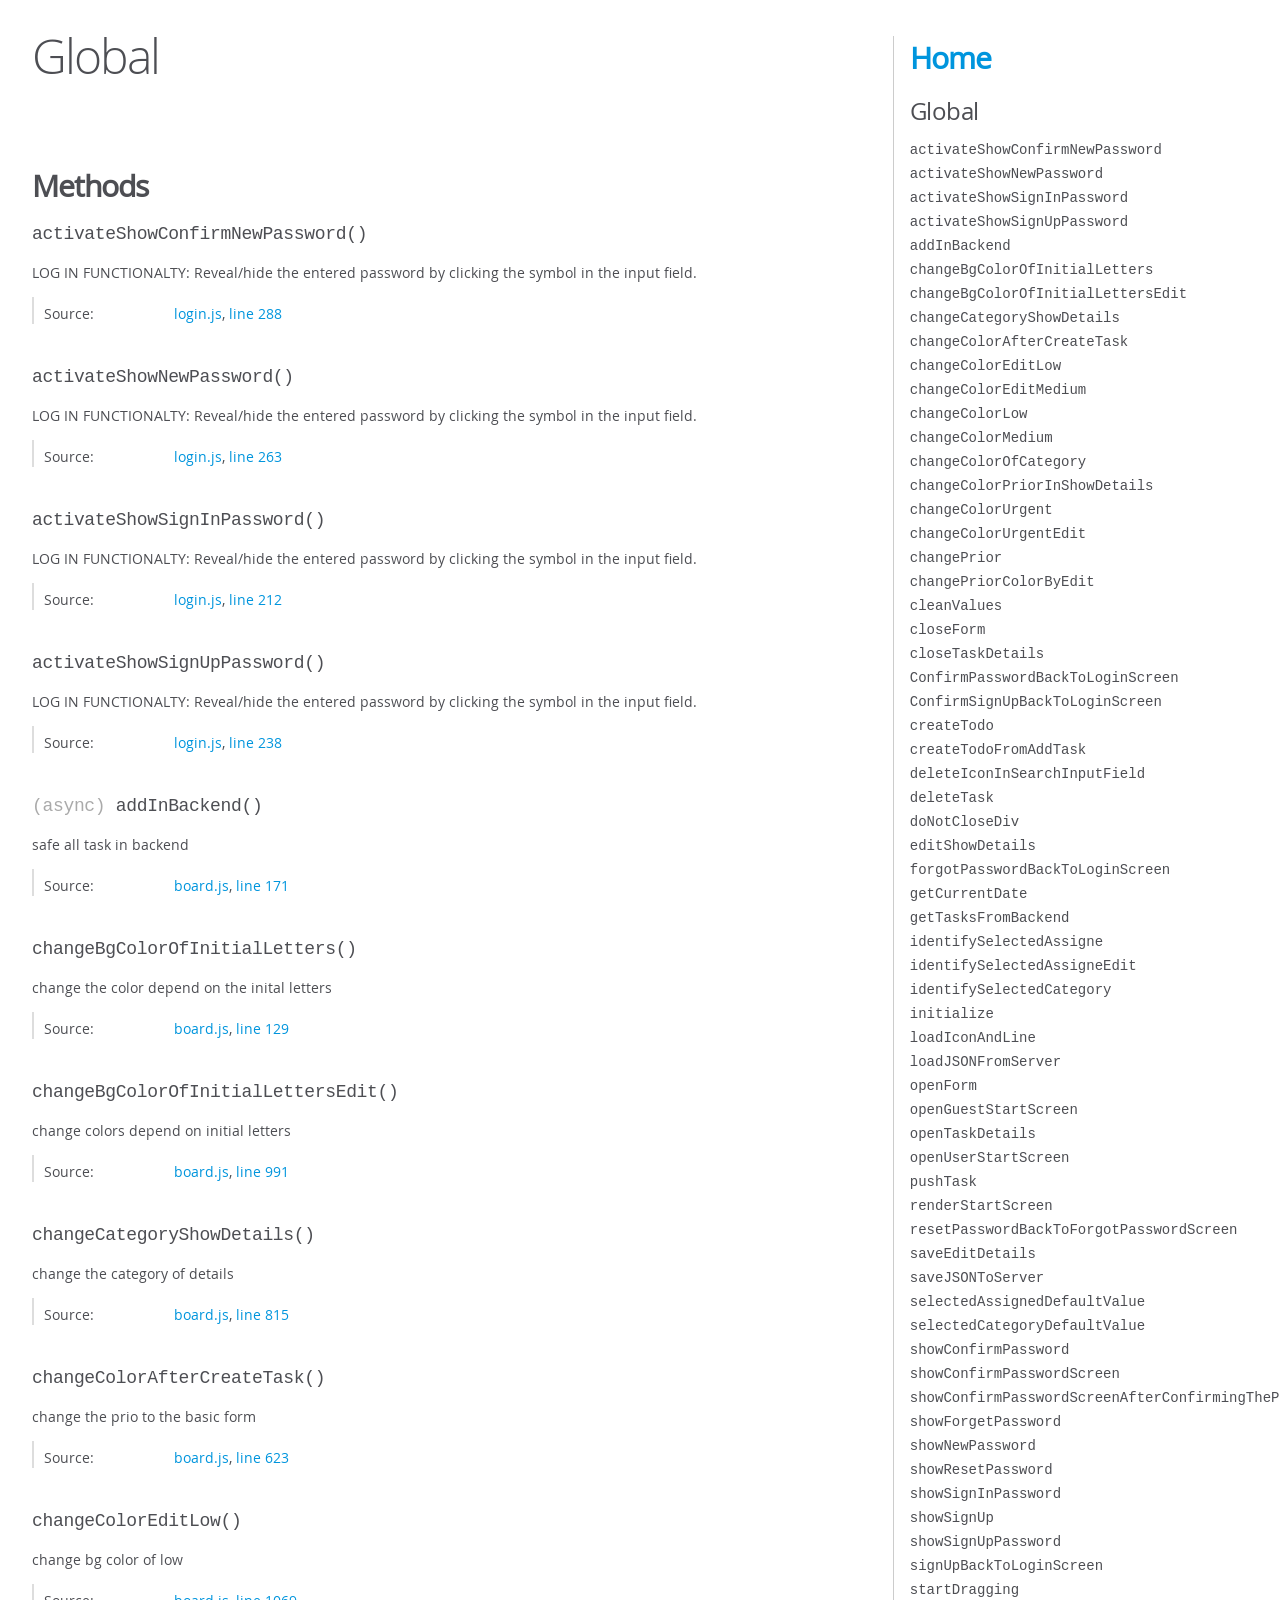
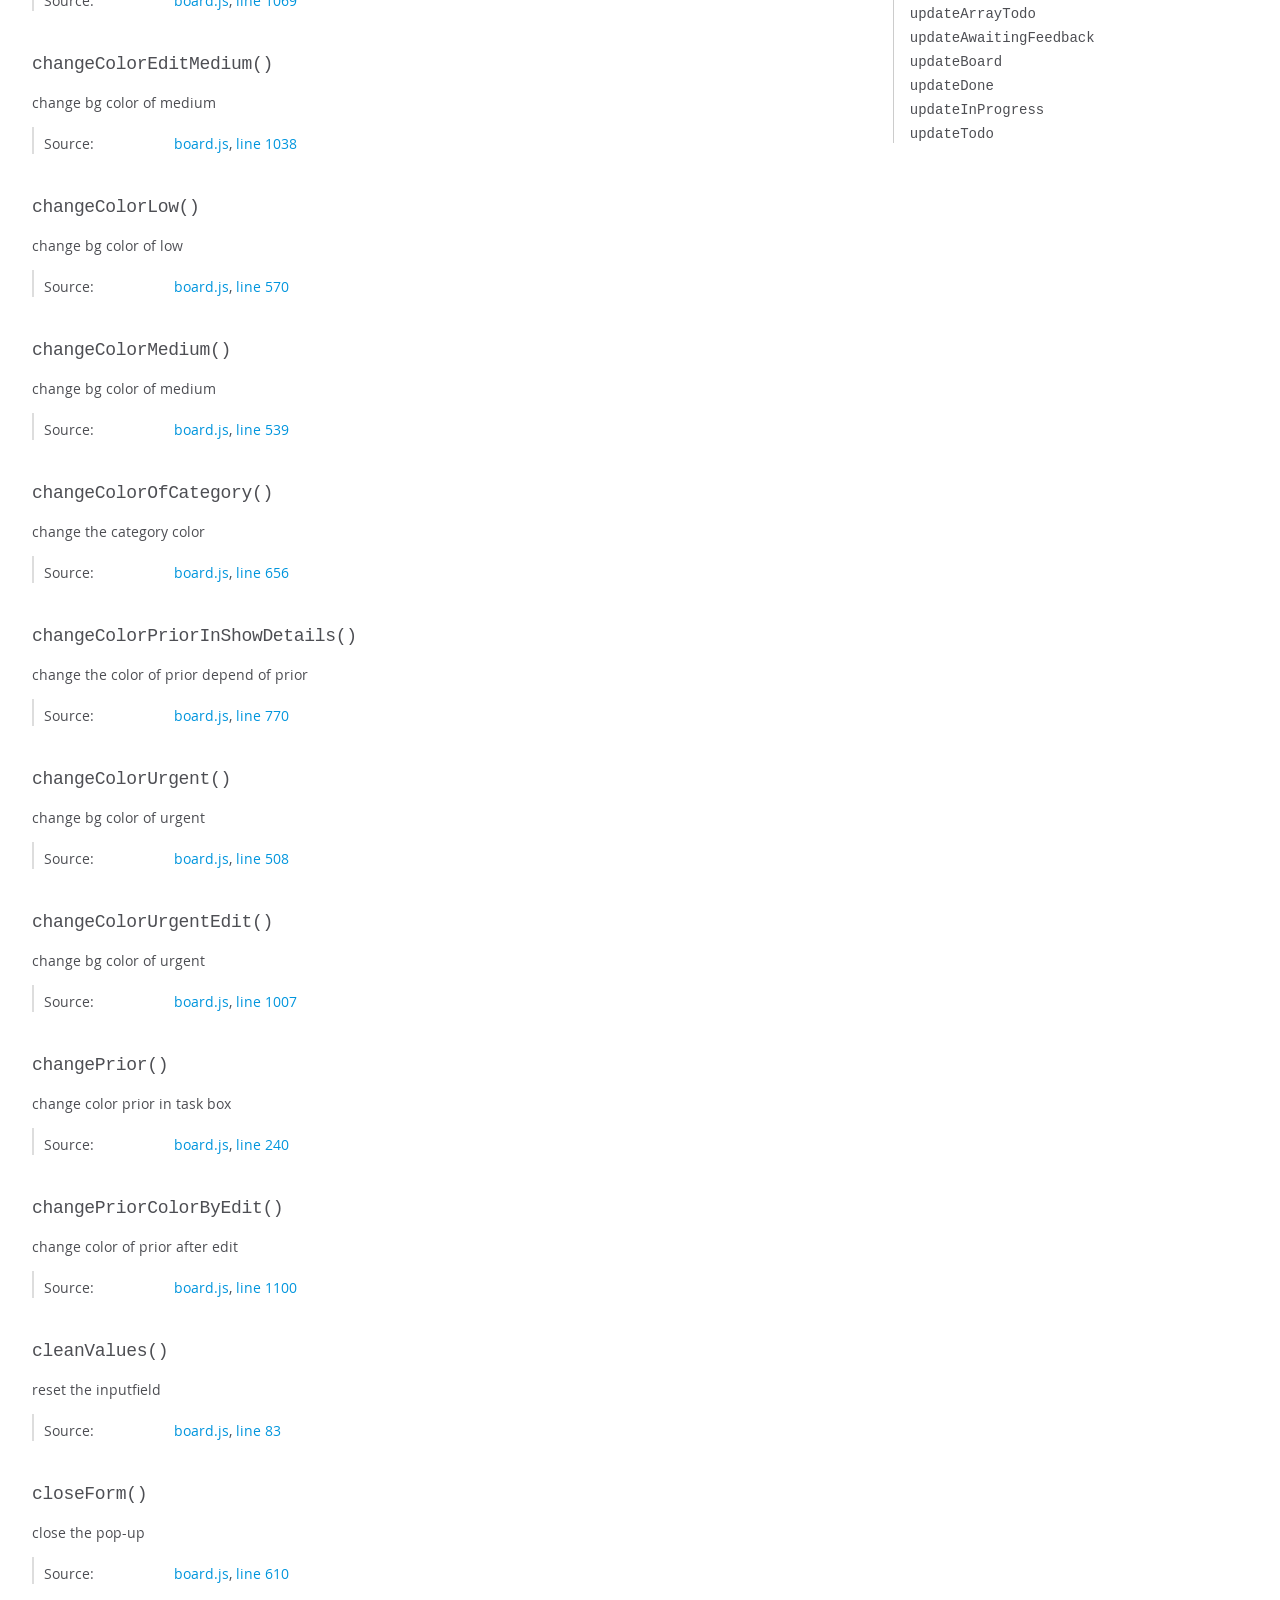
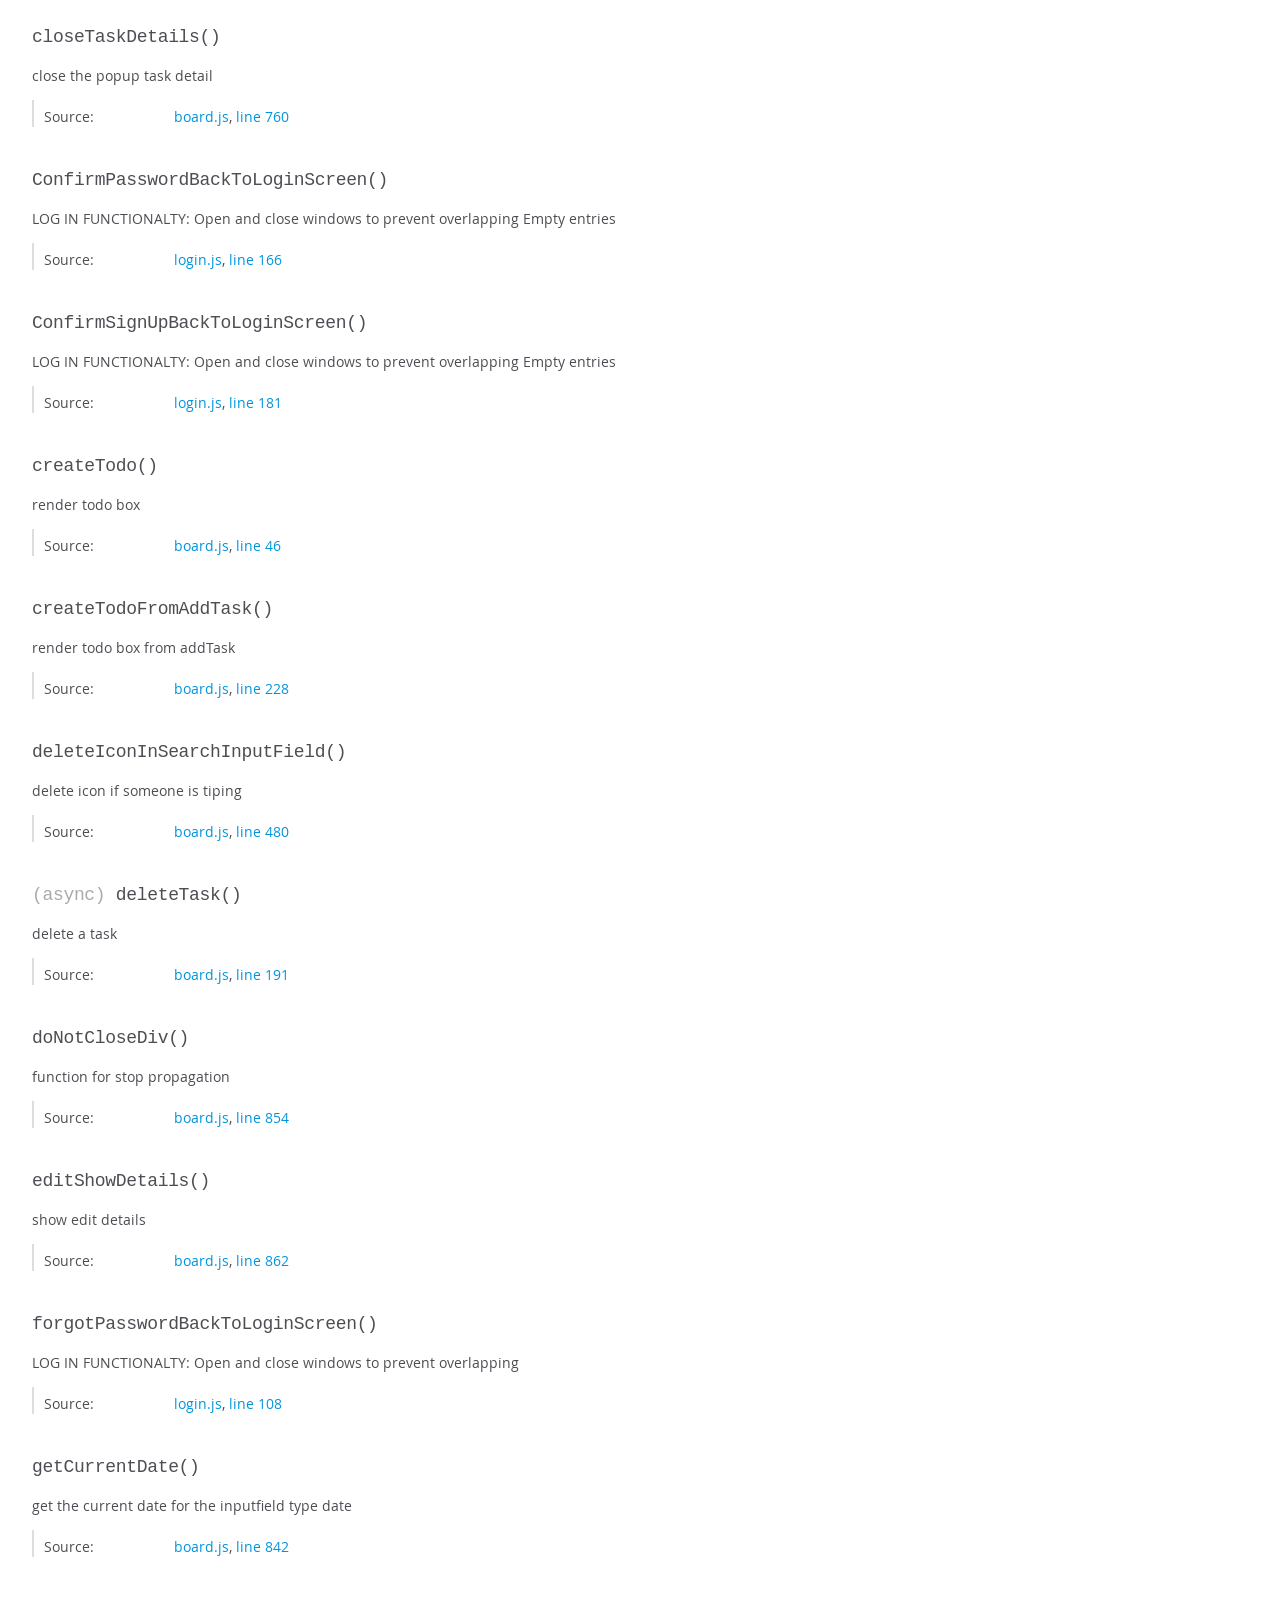
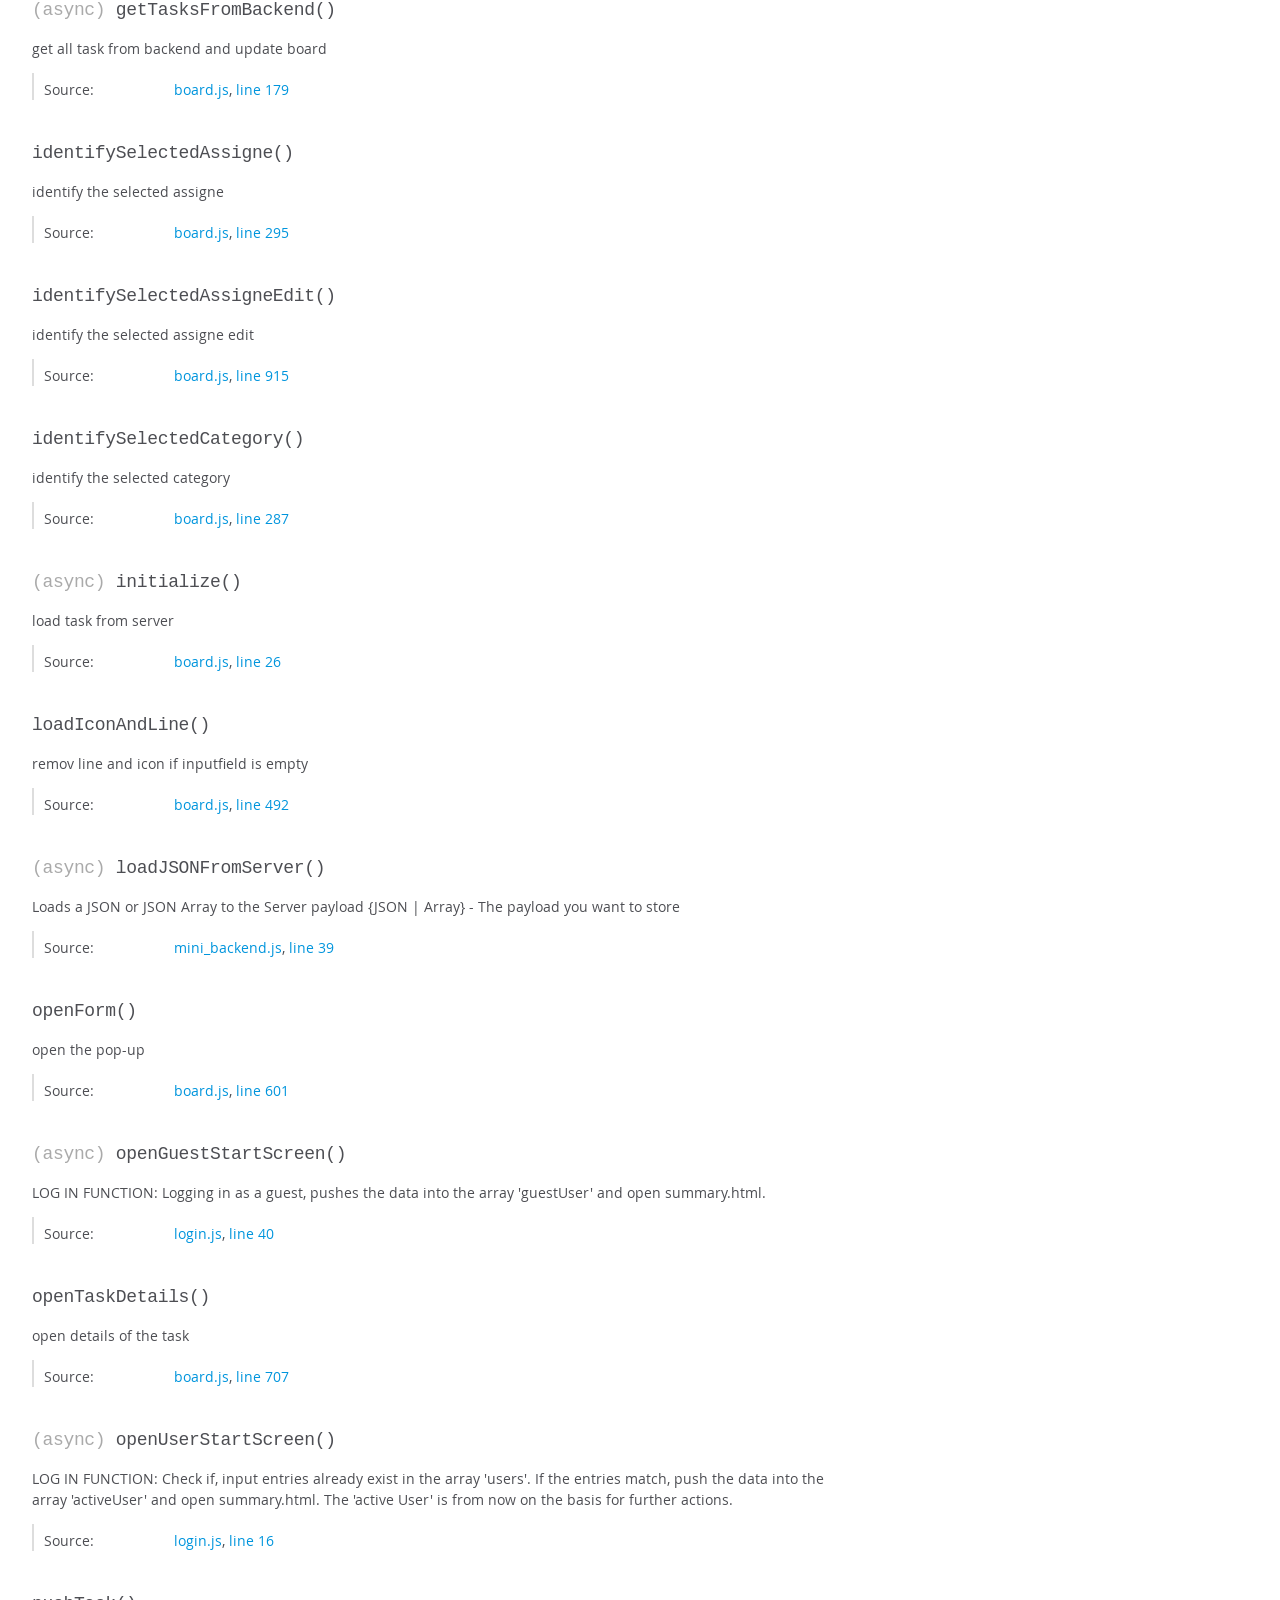
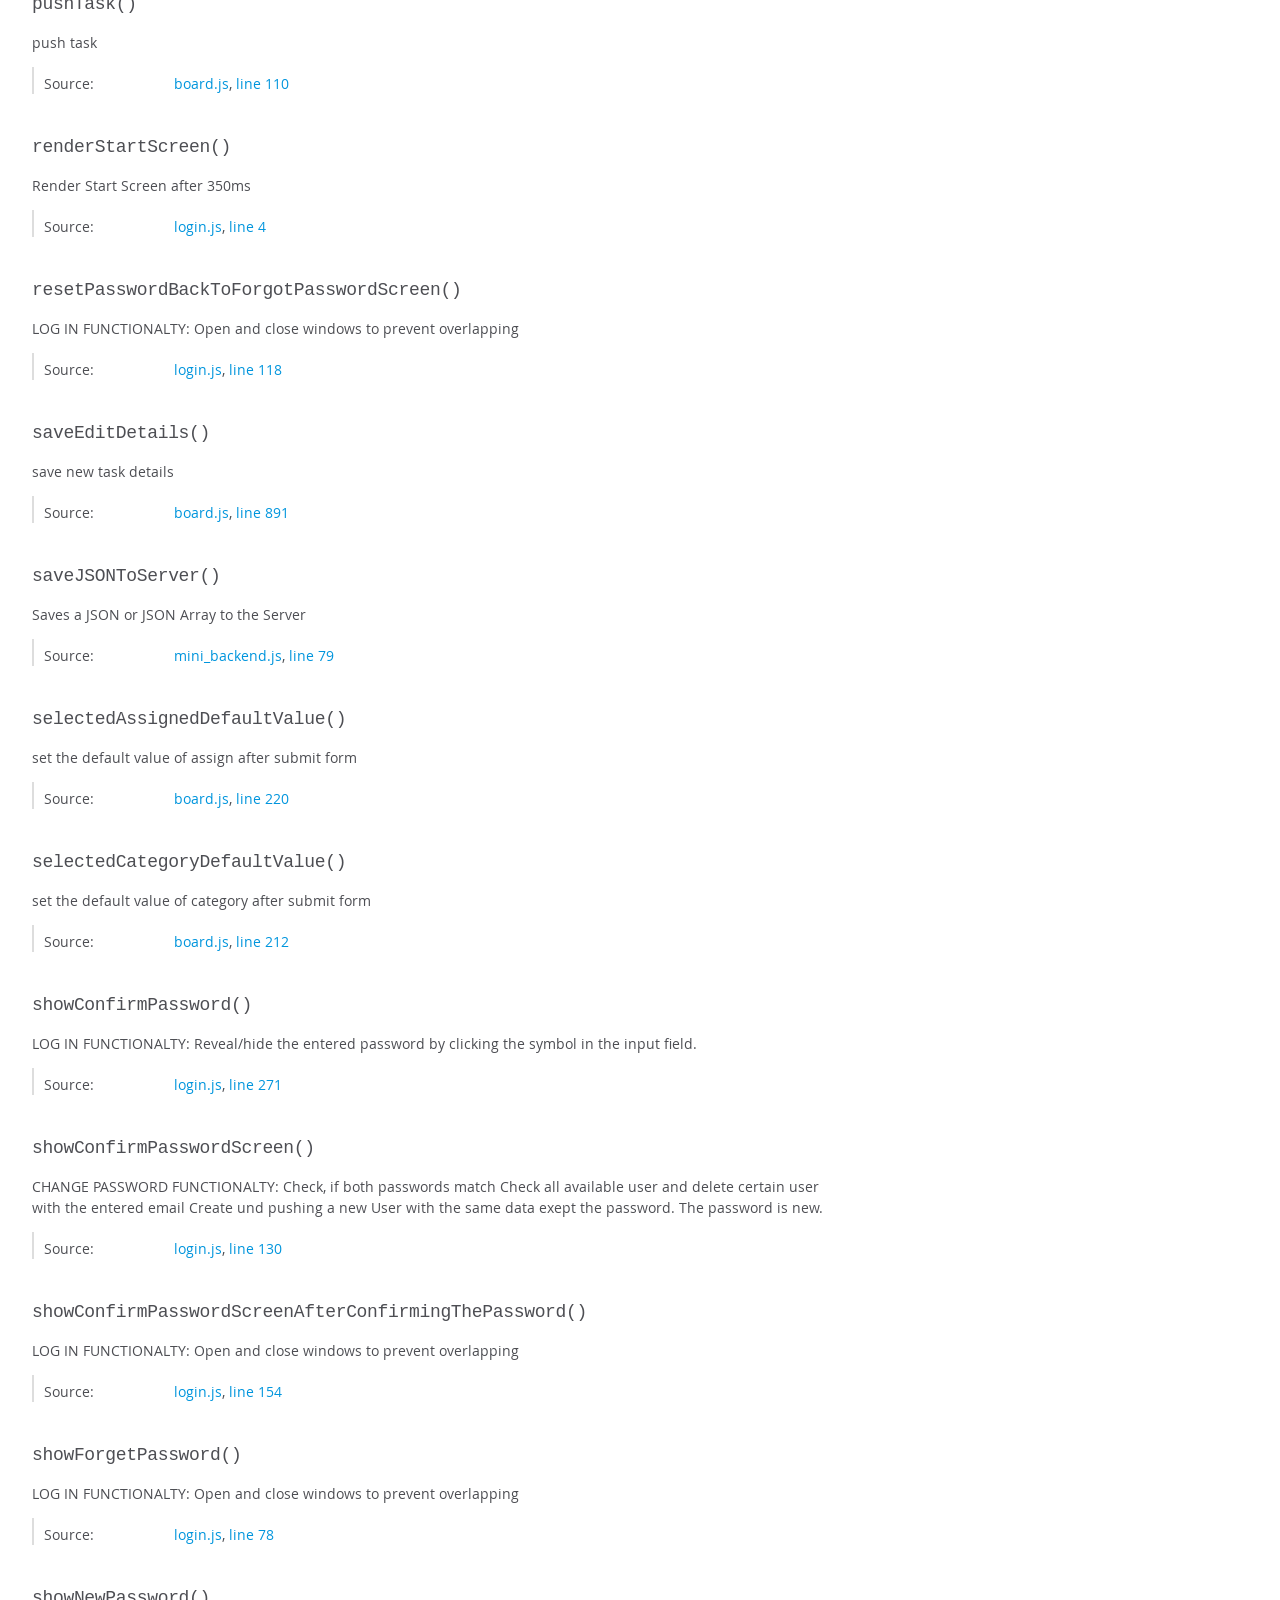
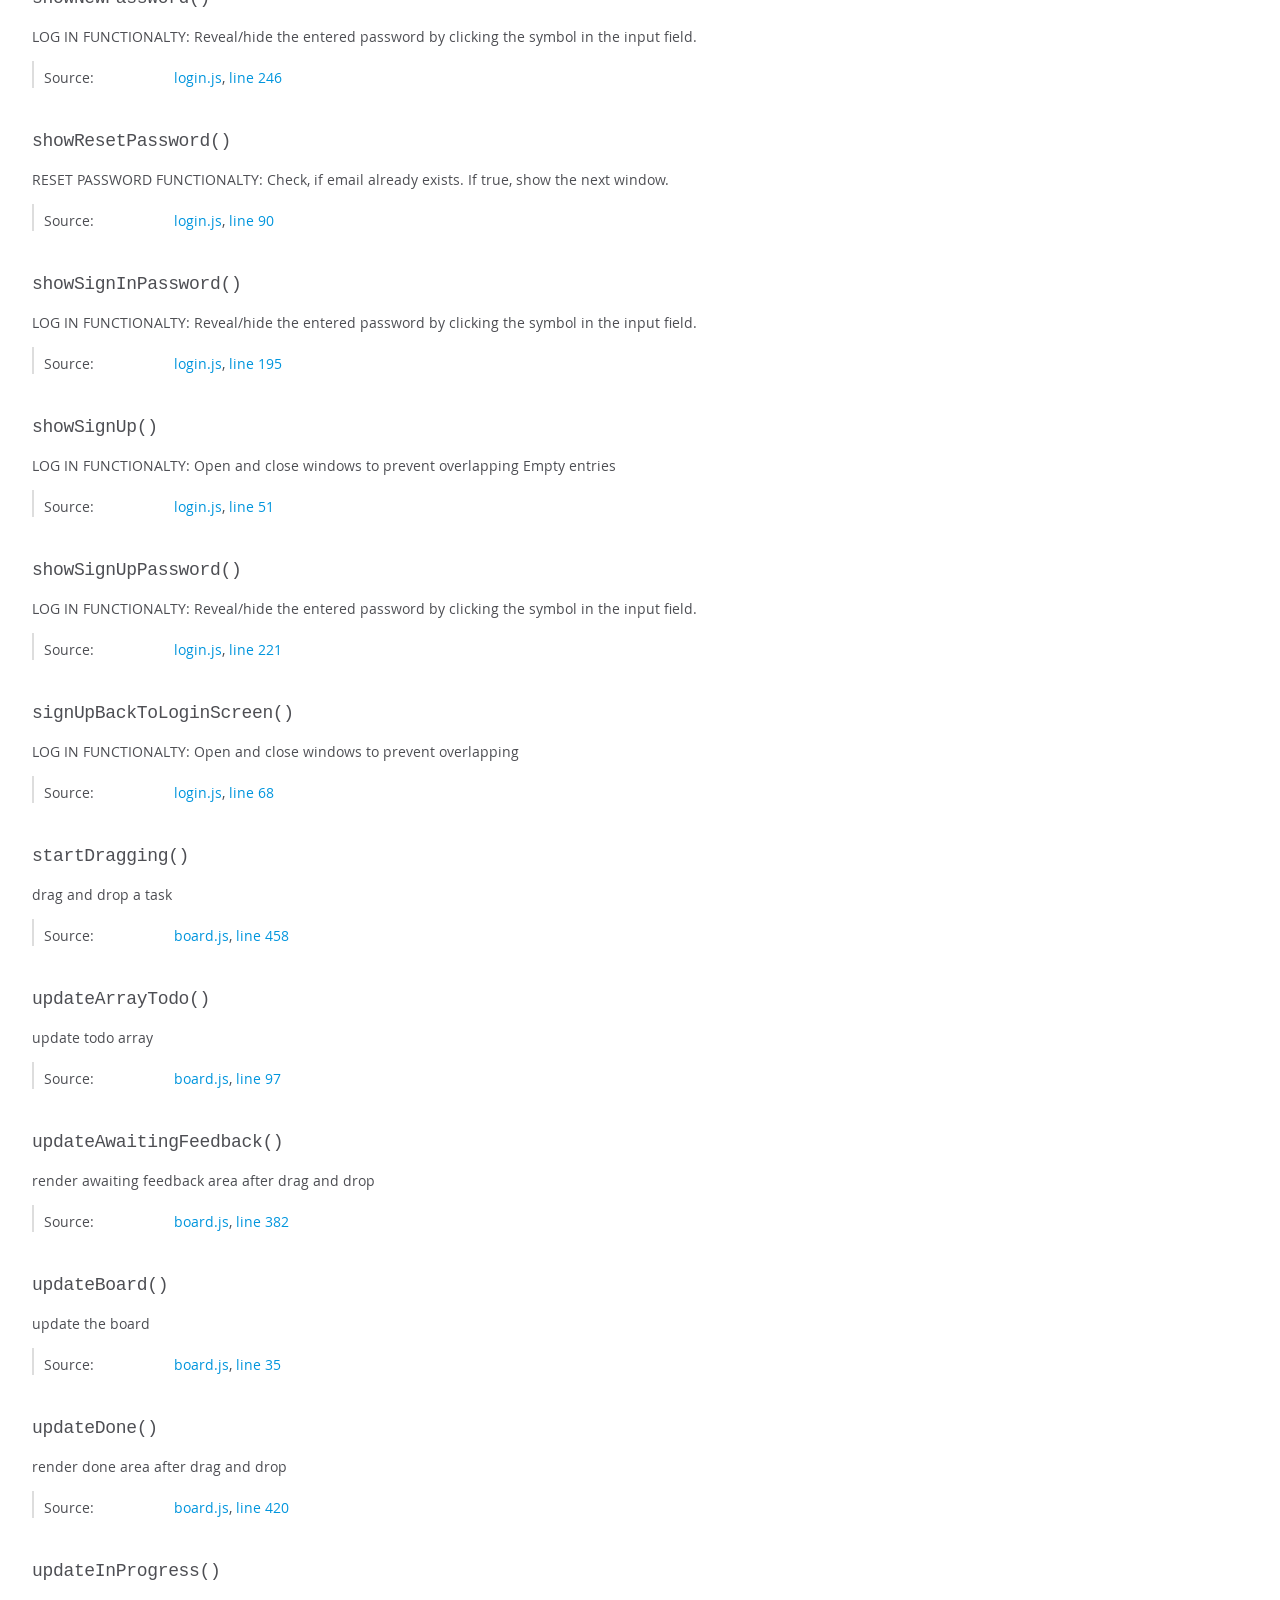
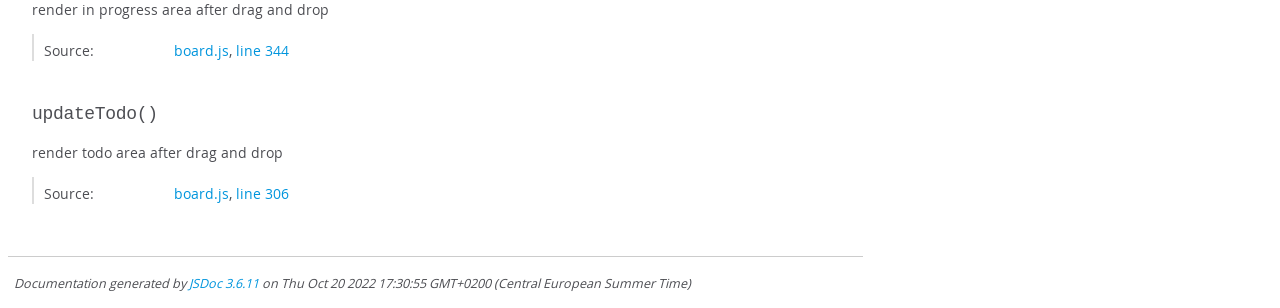
<file: assets/js/out/global.html>
<!DOCTYPE html>
<html lang="en">
<head>
    <meta charset="utf-8">
    <title>JSDoc: Global</title>

    <script src="scripts/prettify/prettify.js"> </script>
    <script src="scripts/prettify/lang-css.js"> </script>
    <!--[if lt IE 9]>
      <script src="//html5shiv.googlecode.com/svn/trunk/html5.js"></script>
    <![endif]-->
    <link type="text/css" rel="stylesheet" href="styles/prettify-tomorrow.css">
    <link type="text/css" rel="stylesheet" href="styles/jsdoc-default.css">
</head>

<body>

<div id="main">

    <h1 class="page-title">Global</h1>

    




<section>

<header>
    
        <h2></h2>
        
    
</header>

<article>
    <div class="container-overview">
    
        

        


<dl class="details">

    

    

    

    

    

    

    

    

    

    

    

    

    

    

    

    
</dl>


        
    
    </div>

    

    

    

    

    

    

    

    
        <h3 class="subsection-title">Methods</h3>

        
            

    

    
    <h4 class="name" id="activateShowConfirmNewPassword"><span class="type-signature"></span>activateShowConfirmNewPassword<span class="signature">()</span><span class="type-signature"></span></h4>
    

    



<div class="description">
    LOG IN FUNCTIONALTY: 
Reveal/hide the entered password by clicking the symbol in the input field.
</div>













<dl class="details">

    

    

    

    

    

    

    

    

    

    

    

    

    
    <dt class="tag-source">Source:</dt>
    <dd class="tag-source"><ul class="dummy"><li>
        <a href="login.js.html">login.js</a>, <a href="login.js.html#line288">line 288</a>
    </li></ul></dd>
    

    

    

    
</dl>




















        
            

    

    
    <h4 class="name" id="activateShowNewPassword"><span class="type-signature"></span>activateShowNewPassword<span class="signature">()</span><span class="type-signature"></span></h4>
    

    



<div class="description">
    LOG IN FUNCTIONALTY: 
Reveal/hide the entered password by clicking the symbol in the input field.
</div>













<dl class="details">

    

    

    

    

    

    

    

    

    

    

    

    

    
    <dt class="tag-source">Source:</dt>
    <dd class="tag-source"><ul class="dummy"><li>
        <a href="login.js.html">login.js</a>, <a href="login.js.html#line263">line 263</a>
    </li></ul></dd>
    

    

    

    
</dl>




















        
            

    

    
    <h4 class="name" id="activateShowSignInPassword"><span class="type-signature"></span>activateShowSignInPassword<span class="signature">()</span><span class="type-signature"></span></h4>
    

    



<div class="description">
    LOG IN FUNCTIONALTY: 
Reveal/hide the entered password by clicking the symbol in the input field.
</div>













<dl class="details">

    

    

    

    

    

    

    

    

    

    

    

    

    
    <dt class="tag-source">Source:</dt>
    <dd class="tag-source"><ul class="dummy"><li>
        <a href="login.js.html">login.js</a>, <a href="login.js.html#line212">line 212</a>
    </li></ul></dd>
    

    

    

    
</dl>




















        
            

    

    
    <h4 class="name" id="activateShowSignUpPassword"><span class="type-signature"></span>activateShowSignUpPassword<span class="signature">()</span><span class="type-signature"></span></h4>
    

    



<div class="description">
    LOG IN FUNCTIONALTY: 
Reveal/hide the entered password by clicking the symbol in the input field.
</div>













<dl class="details">

    

    

    

    

    

    

    

    

    

    

    

    

    
    <dt class="tag-source">Source:</dt>
    <dd class="tag-source"><ul class="dummy"><li>
        <a href="login.js.html">login.js</a>, <a href="login.js.html#line238">line 238</a>
    </li></ul></dd>
    

    

    

    
</dl>




















        
            

    

    
    <h4 class="name" id="addInBackend"><span class="type-signature">(async) </span>addInBackend<span class="signature">()</span><span class="type-signature"></span></h4>
    

    



<div class="description">
    safe all task in backend
</div>













<dl class="details">

    

    

    

    

    

    

    

    

    

    

    

    

    
    <dt class="tag-source">Source:</dt>
    <dd class="tag-source"><ul class="dummy"><li>
        <a href="board.js.html">board.js</a>, <a href="board.js.html#line171">line 171</a>
    </li></ul></dd>
    

    

    

    
</dl>




















        
            

    

    
    <h4 class="name" id="changeBgColorOfInitialLetters"><span class="type-signature"></span>changeBgColorOfInitialLetters<span class="signature">()</span><span class="type-signature"></span></h4>
    

    



<div class="description">
    change the color depend on the inital letters
</div>













<dl class="details">

    

    

    

    

    

    

    

    

    

    

    

    

    
    <dt class="tag-source">Source:</dt>
    <dd class="tag-source"><ul class="dummy"><li>
        <a href="board.js.html">board.js</a>, <a href="board.js.html#line129">line 129</a>
    </li></ul></dd>
    

    

    

    
</dl>




















        
            

    

    
    <h4 class="name" id="changeBgColorOfInitialLettersEdit"><span class="type-signature"></span>changeBgColorOfInitialLettersEdit<span class="signature">()</span><span class="type-signature"></span></h4>
    

    



<div class="description">
    change colors depend on initial letters
</div>













<dl class="details">

    

    

    

    

    

    

    

    

    

    

    

    

    
    <dt class="tag-source">Source:</dt>
    <dd class="tag-source"><ul class="dummy"><li>
        <a href="board.js.html">board.js</a>, <a href="board.js.html#line991">line 991</a>
    </li></ul></dd>
    

    

    

    
</dl>




















        
            

    

    
    <h4 class="name" id="changeCategoryShowDetails"><span class="type-signature"></span>changeCategoryShowDetails<span class="signature">()</span><span class="type-signature"></span></h4>
    

    



<div class="description">
    change the category of details
</div>













<dl class="details">

    

    

    

    

    

    

    

    

    

    

    

    

    
    <dt class="tag-source">Source:</dt>
    <dd class="tag-source"><ul class="dummy"><li>
        <a href="board.js.html">board.js</a>, <a href="board.js.html#line815">line 815</a>
    </li></ul></dd>
    

    

    

    
</dl>




















        
            

    

    
    <h4 class="name" id="changeColorAfterCreateTask"><span class="type-signature"></span>changeColorAfterCreateTask<span class="signature">()</span><span class="type-signature"></span></h4>
    

    



<div class="description">
    change the prio to the basic form
</div>













<dl class="details">

    

    

    

    

    

    

    

    

    

    

    

    

    
    <dt class="tag-source">Source:</dt>
    <dd class="tag-source"><ul class="dummy"><li>
        <a href="board.js.html">board.js</a>, <a href="board.js.html#line623">line 623</a>
    </li></ul></dd>
    

    

    

    
</dl>




















        
            

    

    
    <h4 class="name" id="changeColorEditLow"><span class="type-signature"></span>changeColorEditLow<span class="signature">()</span><span class="type-signature"></span></h4>
    

    



<div class="description">
    change bg color of low
</div>













<dl class="details">

    

    

    

    

    

    

    

    

    

    

    

    

    
    <dt class="tag-source">Source:</dt>
    <dd class="tag-source"><ul class="dummy"><li>
        <a href="board.js.html">board.js</a>, <a href="board.js.html#line1069">line 1069</a>
    </li></ul></dd>
    

    

    

    
</dl>




















        
            

    

    
    <h4 class="name" id="changeColorEditMedium"><span class="type-signature"></span>changeColorEditMedium<span class="signature">()</span><span class="type-signature"></span></h4>
    

    



<div class="description">
    change bg color of medium
</div>













<dl class="details">

    

    

    

    

    

    

    

    

    

    

    

    

    
    <dt class="tag-source">Source:</dt>
    <dd class="tag-source"><ul class="dummy"><li>
        <a href="board.js.html">board.js</a>, <a href="board.js.html#line1038">line 1038</a>
    </li></ul></dd>
    

    

    

    
</dl>




















        
            

    

    
    <h4 class="name" id="changeColorLow"><span class="type-signature"></span>changeColorLow<span class="signature">()</span><span class="type-signature"></span></h4>
    

    



<div class="description">
    change bg color of low
</div>













<dl class="details">

    

    

    

    

    

    

    

    

    

    

    

    

    
    <dt class="tag-source">Source:</dt>
    <dd class="tag-source"><ul class="dummy"><li>
        <a href="board.js.html">board.js</a>, <a href="board.js.html#line570">line 570</a>
    </li></ul></dd>
    

    

    

    
</dl>




















        
            

    

    
    <h4 class="name" id="changeColorMedium"><span class="type-signature"></span>changeColorMedium<span class="signature">()</span><span class="type-signature"></span></h4>
    

    



<div class="description">
    change bg color of medium
</div>













<dl class="details">

    

    

    

    

    

    

    

    

    

    

    

    

    
    <dt class="tag-source">Source:</dt>
    <dd class="tag-source"><ul class="dummy"><li>
        <a href="board.js.html">board.js</a>, <a href="board.js.html#line539">line 539</a>
    </li></ul></dd>
    

    

    

    
</dl>




















        
            

    

    
    <h4 class="name" id="changeColorOfCategory"><span class="type-signature"></span>changeColorOfCategory<span class="signature">()</span><span class="type-signature"></span></h4>
    

    



<div class="description">
    change the category color
</div>













<dl class="details">

    

    

    

    

    

    

    

    

    

    

    

    

    
    <dt class="tag-source">Source:</dt>
    <dd class="tag-source"><ul class="dummy"><li>
        <a href="board.js.html">board.js</a>, <a href="board.js.html#line656">line 656</a>
    </li></ul></dd>
    

    

    

    
</dl>




















        
            

    

    
    <h4 class="name" id="changeColorPriorInShowDetails"><span class="type-signature"></span>changeColorPriorInShowDetails<span class="signature">()</span><span class="type-signature"></span></h4>
    

    



<div class="description">
    change the color of prior depend of prior
</div>













<dl class="details">

    

    

    

    

    

    

    

    

    

    

    

    

    
    <dt class="tag-source">Source:</dt>
    <dd class="tag-source"><ul class="dummy"><li>
        <a href="board.js.html">board.js</a>, <a href="board.js.html#line770">line 770</a>
    </li></ul></dd>
    

    

    

    
</dl>




















        
            

    

    
    <h4 class="name" id="changeColorUrgent"><span class="type-signature"></span>changeColorUrgent<span class="signature">()</span><span class="type-signature"></span></h4>
    

    



<div class="description">
    change bg color of urgent
</div>













<dl class="details">

    

    

    

    

    

    

    

    

    

    

    

    

    
    <dt class="tag-source">Source:</dt>
    <dd class="tag-source"><ul class="dummy"><li>
        <a href="board.js.html">board.js</a>, <a href="board.js.html#line508">line 508</a>
    </li></ul></dd>
    

    

    

    
</dl>




















        
            

    

    
    <h4 class="name" id="changeColorUrgentEdit"><span class="type-signature"></span>changeColorUrgentEdit<span class="signature">()</span><span class="type-signature"></span></h4>
    

    



<div class="description">
    change bg color of urgent
</div>













<dl class="details">

    

    

    

    

    

    

    

    

    

    

    

    

    
    <dt class="tag-source">Source:</dt>
    <dd class="tag-source"><ul class="dummy"><li>
        <a href="board.js.html">board.js</a>, <a href="board.js.html#line1007">line 1007</a>
    </li></ul></dd>
    

    

    

    
</dl>




















        
            

    

    
    <h4 class="name" id="changePrior"><span class="type-signature"></span>changePrior<span class="signature">()</span><span class="type-signature"></span></h4>
    

    



<div class="description">
    change color prior in task box
</div>













<dl class="details">

    

    

    

    

    

    

    

    

    

    

    

    

    
    <dt class="tag-source">Source:</dt>
    <dd class="tag-source"><ul class="dummy"><li>
        <a href="board.js.html">board.js</a>, <a href="board.js.html#line240">line 240</a>
    </li></ul></dd>
    

    

    

    
</dl>




















        
            

    

    
    <h4 class="name" id="changePriorColorByEdit"><span class="type-signature"></span>changePriorColorByEdit<span class="signature">()</span><span class="type-signature"></span></h4>
    

    



<div class="description">
    change color of prior after edit
</div>













<dl class="details">

    

    

    

    

    

    

    

    

    

    

    

    

    
    <dt class="tag-source">Source:</dt>
    <dd class="tag-source"><ul class="dummy"><li>
        <a href="board.js.html">board.js</a>, <a href="board.js.html#line1100">line 1100</a>
    </li></ul></dd>
    

    

    

    
</dl>




















        
            

    

    
    <h4 class="name" id="cleanValues"><span class="type-signature"></span>cleanValues<span class="signature">()</span><span class="type-signature"></span></h4>
    

    



<div class="description">
    reset the inputfield
</div>













<dl class="details">

    

    

    

    

    

    

    

    

    

    

    

    

    
    <dt class="tag-source">Source:</dt>
    <dd class="tag-source"><ul class="dummy"><li>
        <a href="board.js.html">board.js</a>, <a href="board.js.html#line83">line 83</a>
    </li></ul></dd>
    

    

    

    
</dl>




















        
            

    

    
    <h4 class="name" id="closeForm"><span class="type-signature"></span>closeForm<span class="signature">()</span><span class="type-signature"></span></h4>
    

    



<div class="description">
    close the pop-up
</div>













<dl class="details">

    

    

    

    

    

    

    

    

    

    

    

    

    
    <dt class="tag-source">Source:</dt>
    <dd class="tag-source"><ul class="dummy"><li>
        <a href="board.js.html">board.js</a>, <a href="board.js.html#line610">line 610</a>
    </li></ul></dd>
    

    

    

    
</dl>




















        
            

    

    
    <h4 class="name" id="closeTaskDetails"><span class="type-signature"></span>closeTaskDetails<span class="signature">()</span><span class="type-signature"></span></h4>
    

    



<div class="description">
    close the popup task detail
</div>













<dl class="details">

    

    

    

    

    

    

    

    

    

    

    

    

    
    <dt class="tag-source">Source:</dt>
    <dd class="tag-source"><ul class="dummy"><li>
        <a href="board.js.html">board.js</a>, <a href="board.js.html#line760">line 760</a>
    </li></ul></dd>
    

    

    

    
</dl>




















        
            

    

    
    <h4 class="name" id="ConfirmPasswordBackToLoginScreen"><span class="type-signature"></span>ConfirmPasswordBackToLoginScreen<span class="signature">()</span><span class="type-signature"></span></h4>
    

    



<div class="description">
    LOG IN FUNCTIONALTY: 
Open and close windows to prevent overlapping
Empty entries
</div>













<dl class="details">

    

    

    

    

    

    

    

    

    

    

    

    

    
    <dt class="tag-source">Source:</dt>
    <dd class="tag-source"><ul class="dummy"><li>
        <a href="login.js.html">login.js</a>, <a href="login.js.html#line166">line 166</a>
    </li></ul></dd>
    

    

    

    
</dl>




















        
            

    

    
    <h4 class="name" id="ConfirmSignUpBackToLoginScreen"><span class="type-signature"></span>ConfirmSignUpBackToLoginScreen<span class="signature">()</span><span class="type-signature"></span></h4>
    

    



<div class="description">
    LOG IN FUNCTIONALTY: 
Open and close windows to prevent overlapping
Empty entries
</div>













<dl class="details">

    

    

    

    

    

    

    

    

    

    

    

    

    
    <dt class="tag-source">Source:</dt>
    <dd class="tag-source"><ul class="dummy"><li>
        <a href="login.js.html">login.js</a>, <a href="login.js.html#line181">line 181</a>
    </li></ul></dd>
    

    

    

    
</dl>




















        
            

    

    
    <h4 class="name" id="createTodo"><span class="type-signature"></span>createTodo<span class="signature">()</span><span class="type-signature"></span></h4>
    

    



<div class="description">
    render todo box
</div>













<dl class="details">

    

    

    

    

    

    

    

    

    

    

    

    

    
    <dt class="tag-source">Source:</dt>
    <dd class="tag-source"><ul class="dummy"><li>
        <a href="board.js.html">board.js</a>, <a href="board.js.html#line46">line 46</a>
    </li></ul></dd>
    

    

    

    
</dl>




















        
            

    

    
    <h4 class="name" id="createTodoFromAddTask"><span class="type-signature"></span>createTodoFromAddTask<span class="signature">()</span><span class="type-signature"></span></h4>
    

    



<div class="description">
    render todo box from addTask
</div>













<dl class="details">

    

    

    

    

    

    

    

    

    

    

    

    

    
    <dt class="tag-source">Source:</dt>
    <dd class="tag-source"><ul class="dummy"><li>
        <a href="board.js.html">board.js</a>, <a href="board.js.html#line228">line 228</a>
    </li></ul></dd>
    

    

    

    
</dl>




















        
            

    

    
    <h4 class="name" id="deleteIconInSearchInputField"><span class="type-signature"></span>deleteIconInSearchInputField<span class="signature">()</span><span class="type-signature"></span></h4>
    

    



<div class="description">
    delete icon if someone is tiping
</div>













<dl class="details">

    

    

    

    

    

    

    

    

    

    

    

    

    
    <dt class="tag-source">Source:</dt>
    <dd class="tag-source"><ul class="dummy"><li>
        <a href="board.js.html">board.js</a>, <a href="board.js.html#line480">line 480</a>
    </li></ul></dd>
    

    

    

    
</dl>




















        
            

    

    
    <h4 class="name" id="deleteTask"><span class="type-signature">(async) </span>deleteTask<span class="signature">()</span><span class="type-signature"></span></h4>
    

    



<div class="description">
    delete a task
</div>













<dl class="details">

    

    

    

    

    

    

    

    

    

    

    

    

    
    <dt class="tag-source">Source:</dt>
    <dd class="tag-source"><ul class="dummy"><li>
        <a href="board.js.html">board.js</a>, <a href="board.js.html#line191">line 191</a>
    </li></ul></dd>
    

    

    

    
</dl>




















        
            

    

    
    <h4 class="name" id="doNotCloseDiv"><span class="type-signature"></span>doNotCloseDiv<span class="signature">()</span><span class="type-signature"></span></h4>
    

    



<div class="description">
    function for stop propagation
</div>













<dl class="details">

    

    

    

    

    

    

    

    

    

    

    

    

    
    <dt class="tag-source">Source:</dt>
    <dd class="tag-source"><ul class="dummy"><li>
        <a href="board.js.html">board.js</a>, <a href="board.js.html#line854">line 854</a>
    </li></ul></dd>
    

    

    

    
</dl>




















        
            

    

    
    <h4 class="name" id="editShowDetails"><span class="type-signature"></span>editShowDetails<span class="signature">()</span><span class="type-signature"></span></h4>
    

    



<div class="description">
    show edit details
</div>













<dl class="details">

    

    

    

    

    

    

    

    

    

    

    

    

    
    <dt class="tag-source">Source:</dt>
    <dd class="tag-source"><ul class="dummy"><li>
        <a href="board.js.html">board.js</a>, <a href="board.js.html#line862">line 862</a>
    </li></ul></dd>
    

    

    

    
</dl>




















        
            

    

    
    <h4 class="name" id="forgotPasswordBackToLoginScreen"><span class="type-signature"></span>forgotPasswordBackToLoginScreen<span class="signature">()</span><span class="type-signature"></span></h4>
    

    



<div class="description">
    LOG IN FUNCTIONALTY: 
Open and close windows to prevent overlapping
</div>













<dl class="details">

    

    

    

    

    

    

    

    

    

    

    

    

    
    <dt class="tag-source">Source:</dt>
    <dd class="tag-source"><ul class="dummy"><li>
        <a href="login.js.html">login.js</a>, <a href="login.js.html#line108">line 108</a>
    </li></ul></dd>
    

    

    

    
</dl>




















        
            

    

    
    <h4 class="name" id="getCurrentDate"><span class="type-signature"></span>getCurrentDate<span class="signature">()</span><span class="type-signature"></span></h4>
    

    



<div class="description">
    get the current date for the inputfield type date
</div>













<dl class="details">

    

    

    

    

    

    

    

    

    

    

    

    

    
    <dt class="tag-source">Source:</dt>
    <dd class="tag-source"><ul class="dummy"><li>
        <a href="board.js.html">board.js</a>, <a href="board.js.html#line842">line 842</a>
    </li></ul></dd>
    

    

    

    
</dl>




















        
            

    

    
    <h4 class="name" id="getTasksFromBackend"><span class="type-signature">(async) </span>getTasksFromBackend<span class="signature">()</span><span class="type-signature"></span></h4>
    

    



<div class="description">
    get all task from backend and update board
</div>













<dl class="details">

    

    

    

    

    

    

    

    

    

    

    

    

    
    <dt class="tag-source">Source:</dt>
    <dd class="tag-source"><ul class="dummy"><li>
        <a href="board.js.html">board.js</a>, <a href="board.js.html#line179">line 179</a>
    </li></ul></dd>
    

    

    

    
</dl>




















        
            

    

    
    <h4 class="name" id="identifySelectedAssigne"><span class="type-signature"></span>identifySelectedAssigne<span class="signature">()</span><span class="type-signature"></span></h4>
    

    



<div class="description">
    identify the selected assigne
</div>













<dl class="details">

    

    

    

    

    

    

    

    

    

    

    

    

    
    <dt class="tag-source">Source:</dt>
    <dd class="tag-source"><ul class="dummy"><li>
        <a href="board.js.html">board.js</a>, <a href="board.js.html#line295">line 295</a>
    </li></ul></dd>
    

    

    

    
</dl>




















        
            

    

    
    <h4 class="name" id="identifySelectedAssigneEdit"><span class="type-signature"></span>identifySelectedAssigneEdit<span class="signature">()</span><span class="type-signature"></span></h4>
    

    



<div class="description">
    identify the selected assigne edit
</div>













<dl class="details">

    

    

    

    

    

    

    

    

    

    

    

    

    
    <dt class="tag-source">Source:</dt>
    <dd class="tag-source"><ul class="dummy"><li>
        <a href="board.js.html">board.js</a>, <a href="board.js.html#line915">line 915</a>
    </li></ul></dd>
    

    

    

    
</dl>




















        
            

    

    
    <h4 class="name" id="identifySelectedCategory"><span class="type-signature"></span>identifySelectedCategory<span class="signature">()</span><span class="type-signature"></span></h4>
    

    



<div class="description">
    identify the selected category
</div>













<dl class="details">

    

    

    

    

    

    

    

    

    

    

    

    

    
    <dt class="tag-source">Source:</dt>
    <dd class="tag-source"><ul class="dummy"><li>
        <a href="board.js.html">board.js</a>, <a href="board.js.html#line287">line 287</a>
    </li></ul></dd>
    

    

    

    
</dl>




















        
            

    

    
    <h4 class="name" id="initialize"><span class="type-signature">(async) </span>initialize<span class="signature">()</span><span class="type-signature"></span></h4>
    

    



<div class="description">
    load task from server
</div>













<dl class="details">

    

    

    

    

    

    

    

    

    

    

    

    

    
    <dt class="tag-source">Source:</dt>
    <dd class="tag-source"><ul class="dummy"><li>
        <a href="board.js.html">board.js</a>, <a href="board.js.html#line26">line 26</a>
    </li></ul></dd>
    

    

    

    
</dl>




















        
            

    

    
    <h4 class="name" id="loadIconAndLine"><span class="type-signature"></span>loadIconAndLine<span class="signature">()</span><span class="type-signature"></span></h4>
    

    



<div class="description">
    remov line and icon if inputfield is empty
</div>













<dl class="details">

    

    

    

    

    

    

    

    

    

    

    

    

    
    <dt class="tag-source">Source:</dt>
    <dd class="tag-source"><ul class="dummy"><li>
        <a href="board.js.html">board.js</a>, <a href="board.js.html#line492">line 492</a>
    </li></ul></dd>
    

    

    

    
</dl>




















        
            

    

    
    <h4 class="name" id="loadJSONFromServer"><span class="type-signature">(async) </span>loadJSONFromServer<span class="signature">()</span><span class="type-signature"></span></h4>
    

    



<div class="description">
    Loads a JSON or JSON Array to the Server
payload {JSON | Array} - The payload you want to store
</div>













<dl class="details">

    

    

    

    

    

    

    

    

    

    

    

    

    
    <dt class="tag-source">Source:</dt>
    <dd class="tag-source"><ul class="dummy"><li>
        <a href="mini_backend.js.html">mini_backend.js</a>, <a href="mini_backend.js.html#line39">line 39</a>
    </li></ul></dd>
    

    

    

    
</dl>




















        
            

    

    
    <h4 class="name" id="openForm"><span class="type-signature"></span>openForm<span class="signature">()</span><span class="type-signature"></span></h4>
    

    



<div class="description">
    open the pop-up
</div>













<dl class="details">

    

    

    

    

    

    

    

    

    

    

    

    

    
    <dt class="tag-source">Source:</dt>
    <dd class="tag-source"><ul class="dummy"><li>
        <a href="board.js.html">board.js</a>, <a href="board.js.html#line601">line 601</a>
    </li></ul></dd>
    

    

    

    
</dl>




















        
            

    

    
    <h4 class="name" id="openGuestStartScreen"><span class="type-signature">(async) </span>openGuestStartScreen<span class="signature">()</span><span class="type-signature"></span></h4>
    

    



<div class="description">
    LOG IN FUNCTION: 
Logging in as a guest, pushes the data into the array 'guestUser' and open summary.html.
</div>













<dl class="details">

    

    

    

    

    

    

    

    

    

    

    

    

    
    <dt class="tag-source">Source:</dt>
    <dd class="tag-source"><ul class="dummy"><li>
        <a href="login.js.html">login.js</a>, <a href="login.js.html#line40">line 40</a>
    </li></ul></dd>
    

    

    

    
</dl>




















        
            

    

    
    <h4 class="name" id="openTaskDetails"><span class="type-signature"></span>openTaskDetails<span class="signature">()</span><span class="type-signature"></span></h4>
    

    



<div class="description">
    open details of the task
</div>













<dl class="details">

    

    

    

    

    

    

    

    

    

    

    

    

    
    <dt class="tag-source">Source:</dt>
    <dd class="tag-source"><ul class="dummy"><li>
        <a href="board.js.html">board.js</a>, <a href="board.js.html#line707">line 707</a>
    </li></ul></dd>
    

    

    

    
</dl>




















        
            

    

    
    <h4 class="name" id="openUserStartScreen"><span class="type-signature">(async) </span>openUserStartScreen<span class="signature">()</span><span class="type-signature"></span></h4>
    

    



<div class="description">
    LOG IN FUNCTION: 
Check if, input entries already exist in the array 'users'.
If the entries match, push the data into the array 'activeUser' and open summary.html.
The 'active User' is from now on the basis for further actions.
</div>













<dl class="details">

    

    

    

    

    

    

    

    

    

    

    

    

    
    <dt class="tag-source">Source:</dt>
    <dd class="tag-source"><ul class="dummy"><li>
        <a href="login.js.html">login.js</a>, <a href="login.js.html#line16">line 16</a>
    </li></ul></dd>
    

    

    

    
</dl>




















        
            

    

    
    <h4 class="name" id="pushTask"><span class="type-signature"></span>pushTask<span class="signature">()</span><span class="type-signature"></span></h4>
    

    



<div class="description">
    push task
</div>













<dl class="details">

    

    

    

    

    

    

    

    

    

    

    

    

    
    <dt class="tag-source">Source:</dt>
    <dd class="tag-source"><ul class="dummy"><li>
        <a href="board.js.html">board.js</a>, <a href="board.js.html#line110">line 110</a>
    </li></ul></dd>
    

    

    

    
</dl>




















        
            

    

    
    <h4 class="name" id="renderStartScreen"><span class="type-signature"></span>renderStartScreen<span class="signature">()</span><span class="type-signature"></span></h4>
    

    



<div class="description">
    Render Start Screen after 350ms
</div>













<dl class="details">

    

    

    

    

    

    

    

    

    

    

    

    

    
    <dt class="tag-source">Source:</dt>
    <dd class="tag-source"><ul class="dummy"><li>
        <a href="login.js.html">login.js</a>, <a href="login.js.html#line4">line 4</a>
    </li></ul></dd>
    

    

    

    
</dl>




















        
            

    

    
    <h4 class="name" id="resetPasswordBackToForgotPasswordScreen"><span class="type-signature"></span>resetPasswordBackToForgotPasswordScreen<span class="signature">()</span><span class="type-signature"></span></h4>
    

    



<div class="description">
    LOG IN FUNCTIONALTY: 
Open and close windows to prevent overlapping
</div>













<dl class="details">

    

    

    

    

    

    

    

    

    

    

    

    

    
    <dt class="tag-source">Source:</dt>
    <dd class="tag-source"><ul class="dummy"><li>
        <a href="login.js.html">login.js</a>, <a href="login.js.html#line118">line 118</a>
    </li></ul></dd>
    

    

    

    
</dl>




















        
            

    

    
    <h4 class="name" id="saveEditDetails"><span class="type-signature"></span>saveEditDetails<span class="signature">()</span><span class="type-signature"></span></h4>
    

    



<div class="description">
    save new task details
</div>













<dl class="details">

    

    

    

    

    

    

    

    

    

    

    

    

    
    <dt class="tag-source">Source:</dt>
    <dd class="tag-source"><ul class="dummy"><li>
        <a href="board.js.html">board.js</a>, <a href="board.js.html#line891">line 891</a>
    </li></ul></dd>
    

    

    

    
</dl>




















        
            

    

    
    <h4 class="name" id="saveJSONToServer"><span class="type-signature"></span>saveJSONToServer<span class="signature">()</span><span class="type-signature"></span></h4>
    

    



<div class="description">
    Saves a JSON or JSON Array to the Server
</div>













<dl class="details">

    

    

    

    

    

    

    

    

    

    

    

    

    
    <dt class="tag-source">Source:</dt>
    <dd class="tag-source"><ul class="dummy"><li>
        <a href="mini_backend.js.html">mini_backend.js</a>, <a href="mini_backend.js.html#line79">line 79</a>
    </li></ul></dd>
    

    

    

    
</dl>




















        
            

    

    
    <h4 class="name" id="selectedAssignedDefaultValue"><span class="type-signature"></span>selectedAssignedDefaultValue<span class="signature">()</span><span class="type-signature"></span></h4>
    

    



<div class="description">
    set the default value of assign after submit form
</div>













<dl class="details">

    

    

    

    

    

    

    

    

    

    

    

    

    
    <dt class="tag-source">Source:</dt>
    <dd class="tag-source"><ul class="dummy"><li>
        <a href="board.js.html">board.js</a>, <a href="board.js.html#line220">line 220</a>
    </li></ul></dd>
    

    

    

    
</dl>




















        
            

    

    
    <h4 class="name" id="selectedCategoryDefaultValue"><span class="type-signature"></span>selectedCategoryDefaultValue<span class="signature">()</span><span class="type-signature"></span></h4>
    

    



<div class="description">
    set the default value of category after submit form
</div>













<dl class="details">

    

    

    

    

    

    

    

    

    

    

    

    

    
    <dt class="tag-source">Source:</dt>
    <dd class="tag-source"><ul class="dummy"><li>
        <a href="board.js.html">board.js</a>, <a href="board.js.html#line212">line 212</a>
    </li></ul></dd>
    

    

    

    
</dl>




















        
            

    

    
    <h4 class="name" id="showConfirmPassword"><span class="type-signature"></span>showConfirmPassword<span class="signature">()</span><span class="type-signature"></span></h4>
    

    



<div class="description">
    LOG IN FUNCTIONALTY: 
Reveal/hide the entered password by clicking the symbol in the input field.
</div>













<dl class="details">

    

    

    

    

    

    

    

    

    

    

    

    

    
    <dt class="tag-source">Source:</dt>
    <dd class="tag-source"><ul class="dummy"><li>
        <a href="login.js.html">login.js</a>, <a href="login.js.html#line271">line 271</a>
    </li></ul></dd>
    

    

    

    
</dl>




















        
            

    

    
    <h4 class="name" id="showConfirmPasswordScreen"><span class="type-signature"></span>showConfirmPasswordScreen<span class="signature">()</span><span class="type-signature"></span></h4>
    

    



<div class="description">
    CHANGE PASSWORD FUNCTIONALTY: 
Check, if both passwords match
Check all available user and delete certain user with the entered email
Create und pushing a new User with the same data exept the password. The password is new.
</div>













<dl class="details">

    

    

    

    

    

    

    

    

    

    

    

    

    
    <dt class="tag-source">Source:</dt>
    <dd class="tag-source"><ul class="dummy"><li>
        <a href="login.js.html">login.js</a>, <a href="login.js.html#line130">line 130</a>
    </li></ul></dd>
    

    

    

    
</dl>




















        
            

    

    
    <h4 class="name" id="showConfirmPasswordScreenAfterConfirmingThePassword"><span class="type-signature"></span>showConfirmPasswordScreenAfterConfirmingThePassword<span class="signature">()</span><span class="type-signature"></span></h4>
    

    



<div class="description">
    LOG IN FUNCTIONALTY: 
Open and close windows to prevent overlapping
</div>













<dl class="details">

    

    

    

    

    

    

    

    

    

    

    

    

    
    <dt class="tag-source">Source:</dt>
    <dd class="tag-source"><ul class="dummy"><li>
        <a href="login.js.html">login.js</a>, <a href="login.js.html#line154">line 154</a>
    </li></ul></dd>
    

    

    

    
</dl>




















        
            

    

    
    <h4 class="name" id="showForgetPassword"><span class="type-signature"></span>showForgetPassword<span class="signature">()</span><span class="type-signature"></span></h4>
    

    



<div class="description">
    LOG IN FUNCTIONALTY: 
Open and close windows to prevent overlapping
</div>













<dl class="details">

    

    

    

    

    

    

    

    

    

    

    

    

    
    <dt class="tag-source">Source:</dt>
    <dd class="tag-source"><ul class="dummy"><li>
        <a href="login.js.html">login.js</a>, <a href="login.js.html#line78">line 78</a>
    </li></ul></dd>
    

    

    

    
</dl>




















        
            

    

    
    <h4 class="name" id="showNewPassword"><span class="type-signature"></span>showNewPassword<span class="signature">()</span><span class="type-signature"></span></h4>
    

    



<div class="description">
    LOG IN FUNCTIONALTY: 
Reveal/hide the entered password by clicking the symbol in the input field.
</div>













<dl class="details">

    

    

    

    

    

    

    

    

    

    

    

    

    
    <dt class="tag-source">Source:</dt>
    <dd class="tag-source"><ul class="dummy"><li>
        <a href="login.js.html">login.js</a>, <a href="login.js.html#line246">line 246</a>
    </li></ul></dd>
    

    

    

    
</dl>




















        
            

    

    
    <h4 class="name" id="showResetPassword"><span class="type-signature"></span>showResetPassword<span class="signature">()</span><span class="type-signature"></span></h4>
    

    



<div class="description">
    RESET PASSWORD FUNCTIONALTY: 
Check, if email already exists. If true, show the next window.
</div>













<dl class="details">

    

    

    

    

    

    

    

    

    

    

    

    

    
    <dt class="tag-source">Source:</dt>
    <dd class="tag-source"><ul class="dummy"><li>
        <a href="login.js.html">login.js</a>, <a href="login.js.html#line90">line 90</a>
    </li></ul></dd>
    

    

    

    
</dl>




















        
            

    

    
    <h4 class="name" id="showSignInPassword"><span class="type-signature"></span>showSignInPassword<span class="signature">()</span><span class="type-signature"></span></h4>
    

    



<div class="description">
    LOG IN FUNCTIONALTY: 
Reveal/hide the entered password by clicking the symbol in the input field.
</div>













<dl class="details">

    

    

    

    

    

    

    

    

    

    

    

    

    
    <dt class="tag-source">Source:</dt>
    <dd class="tag-source"><ul class="dummy"><li>
        <a href="login.js.html">login.js</a>, <a href="login.js.html#line195">line 195</a>
    </li></ul></dd>
    

    

    

    
</dl>




















        
            

    

    
    <h4 class="name" id="showSignUp"><span class="type-signature"></span>showSignUp<span class="signature">()</span><span class="type-signature"></span></h4>
    

    



<div class="description">
    LOG IN FUNCTIONALTY: 
Open and close windows to prevent overlapping
Empty entries
</div>













<dl class="details">

    

    

    

    

    

    

    

    

    

    

    

    

    
    <dt class="tag-source">Source:</dt>
    <dd class="tag-source"><ul class="dummy"><li>
        <a href="login.js.html">login.js</a>, <a href="login.js.html#line51">line 51</a>
    </li></ul></dd>
    

    

    

    
</dl>




















        
            

    

    
    <h4 class="name" id="showSignUpPassword"><span class="type-signature"></span>showSignUpPassword<span class="signature">()</span><span class="type-signature"></span></h4>
    

    



<div class="description">
    LOG IN FUNCTIONALTY: 
Reveal/hide the entered password by clicking the symbol in the input field.
</div>













<dl class="details">

    

    

    

    

    

    

    

    

    

    

    

    

    
    <dt class="tag-source">Source:</dt>
    <dd class="tag-source"><ul class="dummy"><li>
        <a href="login.js.html">login.js</a>, <a href="login.js.html#line221">line 221</a>
    </li></ul></dd>
    

    

    

    
</dl>




















        
            

    

    
    <h4 class="name" id="signUpBackToLoginScreen"><span class="type-signature"></span>signUpBackToLoginScreen<span class="signature">()</span><span class="type-signature"></span></h4>
    

    



<div class="description">
    LOG IN FUNCTIONALTY: 
Open and close windows to prevent overlapping
</div>













<dl class="details">

    

    

    

    

    

    

    

    

    

    

    

    

    
    <dt class="tag-source">Source:</dt>
    <dd class="tag-source"><ul class="dummy"><li>
        <a href="login.js.html">login.js</a>, <a href="login.js.html#line68">line 68</a>
    </li></ul></dd>
    

    

    

    
</dl>




















        
            

    

    
    <h4 class="name" id="startDragging"><span class="type-signature"></span>startDragging<span class="signature">()</span><span class="type-signature"></span></h4>
    

    



<div class="description">
    drag and drop a task
</div>













<dl class="details">

    

    

    

    

    

    

    

    

    

    

    

    

    
    <dt class="tag-source">Source:</dt>
    <dd class="tag-source"><ul class="dummy"><li>
        <a href="board.js.html">board.js</a>, <a href="board.js.html#line458">line 458</a>
    </li></ul></dd>
    

    

    

    
</dl>




















        
            

    

    
    <h4 class="name" id="updateArrayTodo"><span class="type-signature"></span>updateArrayTodo<span class="signature">()</span><span class="type-signature"></span></h4>
    

    



<div class="description">
    update todo array
</div>













<dl class="details">

    

    

    

    

    

    

    

    

    

    

    

    

    
    <dt class="tag-source">Source:</dt>
    <dd class="tag-source"><ul class="dummy"><li>
        <a href="board.js.html">board.js</a>, <a href="board.js.html#line97">line 97</a>
    </li></ul></dd>
    

    

    

    
</dl>




















        
            

    

    
    <h4 class="name" id="updateAwaitingFeedback"><span class="type-signature"></span>updateAwaitingFeedback<span class="signature">()</span><span class="type-signature"></span></h4>
    

    



<div class="description">
    render awaiting feedback area after drag and drop
</div>













<dl class="details">

    

    

    

    

    

    

    

    

    

    

    

    

    
    <dt class="tag-source">Source:</dt>
    <dd class="tag-source"><ul class="dummy"><li>
        <a href="board.js.html">board.js</a>, <a href="board.js.html#line382">line 382</a>
    </li></ul></dd>
    

    

    

    
</dl>




















        
            

    

    
    <h4 class="name" id="updateBoard"><span class="type-signature"></span>updateBoard<span class="signature">()</span><span class="type-signature"></span></h4>
    

    



<div class="description">
    update the board
</div>













<dl class="details">

    

    

    

    

    

    

    

    

    

    

    

    

    
    <dt class="tag-source">Source:</dt>
    <dd class="tag-source"><ul class="dummy"><li>
        <a href="board.js.html">board.js</a>, <a href="board.js.html#line35">line 35</a>
    </li></ul></dd>
    

    

    

    
</dl>




















        
            

    

    
    <h4 class="name" id="updateDone"><span class="type-signature"></span>updateDone<span class="signature">()</span><span class="type-signature"></span></h4>
    

    



<div class="description">
    render done area after drag and drop
</div>













<dl class="details">

    

    

    

    

    

    

    

    

    

    

    

    

    
    <dt class="tag-source">Source:</dt>
    <dd class="tag-source"><ul class="dummy"><li>
        <a href="board.js.html">board.js</a>, <a href="board.js.html#line420">line 420</a>
    </li></ul></dd>
    

    

    

    
</dl>




















        
            

    

    
    <h4 class="name" id="updateInProgress"><span class="type-signature"></span>updateInProgress<span class="signature">()</span><span class="type-signature"></span></h4>
    

    



<div class="description">
    render in progress area after drag and drop
</div>













<dl class="details">

    

    

    

    

    

    

    

    

    

    

    

    

    
    <dt class="tag-source">Source:</dt>
    <dd class="tag-source"><ul class="dummy"><li>
        <a href="board.js.html">board.js</a>, <a href="board.js.html#line344">line 344</a>
    </li></ul></dd>
    

    

    

    
</dl>




















        
            

    

    
    <h4 class="name" id="updateTodo"><span class="type-signature"></span>updateTodo<span class="signature">()</span><span class="type-signature"></span></h4>
    

    



<div class="description">
    render todo area after drag and drop
</div>













<dl class="details">

    

    

    

    

    

    

    

    

    

    

    

    

    
    <dt class="tag-source">Source:</dt>
    <dd class="tag-source"><ul class="dummy"><li>
        <a href="board.js.html">board.js</a>, <a href="board.js.html#line306">line 306</a>
    </li></ul></dd>
    

    

    

    
</dl>




















        
    

    

    
</article>

</section>




</div>

<nav>
    <h2><a href="index.html">Home</a></h2><h3>Global</h3><ul><li><a href="global.html#activateShowConfirmNewPassword">activateShowConfirmNewPassword</a></li><li><a href="global.html#activateShowNewPassword">activateShowNewPassword</a></li><li><a href="global.html#activateShowSignInPassword">activateShowSignInPassword</a></li><li><a href="global.html#activateShowSignUpPassword">activateShowSignUpPassword</a></li><li><a href="global.html#addInBackend">addInBackend</a></li><li><a href="global.html#changeBgColorOfInitialLetters">changeBgColorOfInitialLetters</a></li><li><a href="global.html#changeBgColorOfInitialLettersEdit">changeBgColorOfInitialLettersEdit</a></li><li><a href="global.html#changeCategoryShowDetails">changeCategoryShowDetails</a></li><li><a href="global.html#changeColorAfterCreateTask">changeColorAfterCreateTask</a></li><li><a href="global.html#changeColorEditLow">changeColorEditLow</a></li><li><a href="global.html#changeColorEditMedium">changeColorEditMedium</a></li><li><a href="global.html#changeColorLow">changeColorLow</a></li><li><a href="global.html#changeColorMedium">changeColorMedium</a></li><li><a href="global.html#changeColorOfCategory">changeColorOfCategory</a></li><li><a href="global.html#changeColorPriorInShowDetails">changeColorPriorInShowDetails</a></li><li><a href="global.html#changeColorUrgent">changeColorUrgent</a></li><li><a href="global.html#changeColorUrgentEdit">changeColorUrgentEdit</a></li><li><a href="global.html#changePrior">changePrior</a></li><li><a href="global.html#changePriorColorByEdit">changePriorColorByEdit</a></li><li><a href="global.html#cleanValues">cleanValues</a></li><li><a href="global.html#closeForm">closeForm</a></li><li><a href="global.html#closeTaskDetails">closeTaskDetails</a></li><li><a href="global.html#ConfirmPasswordBackToLoginScreen">ConfirmPasswordBackToLoginScreen</a></li><li><a href="global.html#ConfirmSignUpBackToLoginScreen">ConfirmSignUpBackToLoginScreen</a></li><li><a href="global.html#createTodo">createTodo</a></li><li><a href="global.html#createTodoFromAddTask">createTodoFromAddTask</a></li><li><a href="global.html#deleteIconInSearchInputField">deleteIconInSearchInputField</a></li><li><a href="global.html#deleteTask">deleteTask</a></li><li><a href="global.html#doNotCloseDiv">doNotCloseDiv</a></li><li><a href="global.html#editShowDetails">editShowDetails</a></li><li><a href="global.html#forgotPasswordBackToLoginScreen">forgotPasswordBackToLoginScreen</a></li><li><a href="global.html#getCurrentDate">getCurrentDate</a></li><li><a href="global.html#getTasksFromBackend">getTasksFromBackend</a></li><li><a href="global.html#identifySelectedAssigne">identifySelectedAssigne</a></li><li><a href="global.html#identifySelectedAssigneEdit">identifySelectedAssigneEdit</a></li><li><a href="global.html#identifySelectedCategory">identifySelectedCategory</a></li><li><a href="global.html#initialize">initialize</a></li><li><a href="global.html#loadIconAndLine">loadIconAndLine</a></li><li><a href="global.html#loadJSONFromServer">loadJSONFromServer</a></li><li><a href="global.html#openForm">openForm</a></li><li><a href="global.html#openGuestStartScreen">openGuestStartScreen</a></li><li><a href="global.html#openTaskDetails">openTaskDetails</a></li><li><a href="global.html#openUserStartScreen">openUserStartScreen</a></li><li><a href="global.html#pushTask">pushTask</a></li><li><a href="global.html#renderStartScreen">renderStartScreen</a></li><li><a href="global.html#resetPasswordBackToForgotPasswordScreen">resetPasswordBackToForgotPasswordScreen</a></li><li><a href="global.html#saveEditDetails">saveEditDetails</a></li><li><a href="global.html#saveJSONToServer">saveJSONToServer</a></li><li><a href="global.html#selectedAssignedDefaultValue">selectedAssignedDefaultValue</a></li><li><a href="global.html#selectedCategoryDefaultValue">selectedCategoryDefaultValue</a></li><li><a href="global.html#showConfirmPassword">showConfirmPassword</a></li><li><a href="global.html#showConfirmPasswordScreen">showConfirmPasswordScreen</a></li><li><a href="global.html#showConfirmPasswordScreenAfterConfirmingThePassword">showConfirmPasswordScreenAfterConfirmingThePassword</a></li><li><a href="global.html#showForgetPassword">showForgetPassword</a></li><li><a href="global.html#showNewPassword">showNewPassword</a></li><li><a href="global.html#showResetPassword">showResetPassword</a></li><li><a href="global.html#showSignInPassword">showSignInPassword</a></li><li><a href="global.html#showSignUp">showSignUp</a></li><li><a href="global.html#showSignUpPassword">showSignUpPassword</a></li><li><a href="global.html#signUpBackToLoginScreen">signUpBackToLoginScreen</a></li><li><a href="global.html#startDragging">startDragging</a></li><li><a href="global.html#updateArrayTodo">updateArrayTodo</a></li><li><a href="global.html#updateAwaitingFeedback">updateAwaitingFeedback</a></li><li><a href="global.html#updateBoard">updateBoard</a></li><li><a href="global.html#updateDone">updateDone</a></li><li><a href="global.html#updateInProgress">updateInProgress</a></li><li><a href="global.html#updateTodo">updateTodo</a></li></ul>
</nav>

<br class="clear">

<footer>
    Documentation generated by <a href="https://github.com/jsdoc/jsdoc">JSDoc 3.6.11</a> on Thu Oct 20 2022 17:30:55 GMT+0200 (Central European Summer Time)
</footer>

<script> prettyPrint(); </script>
<script src="scripts/linenumber.js"> </script>
</body>
</html>
</file>
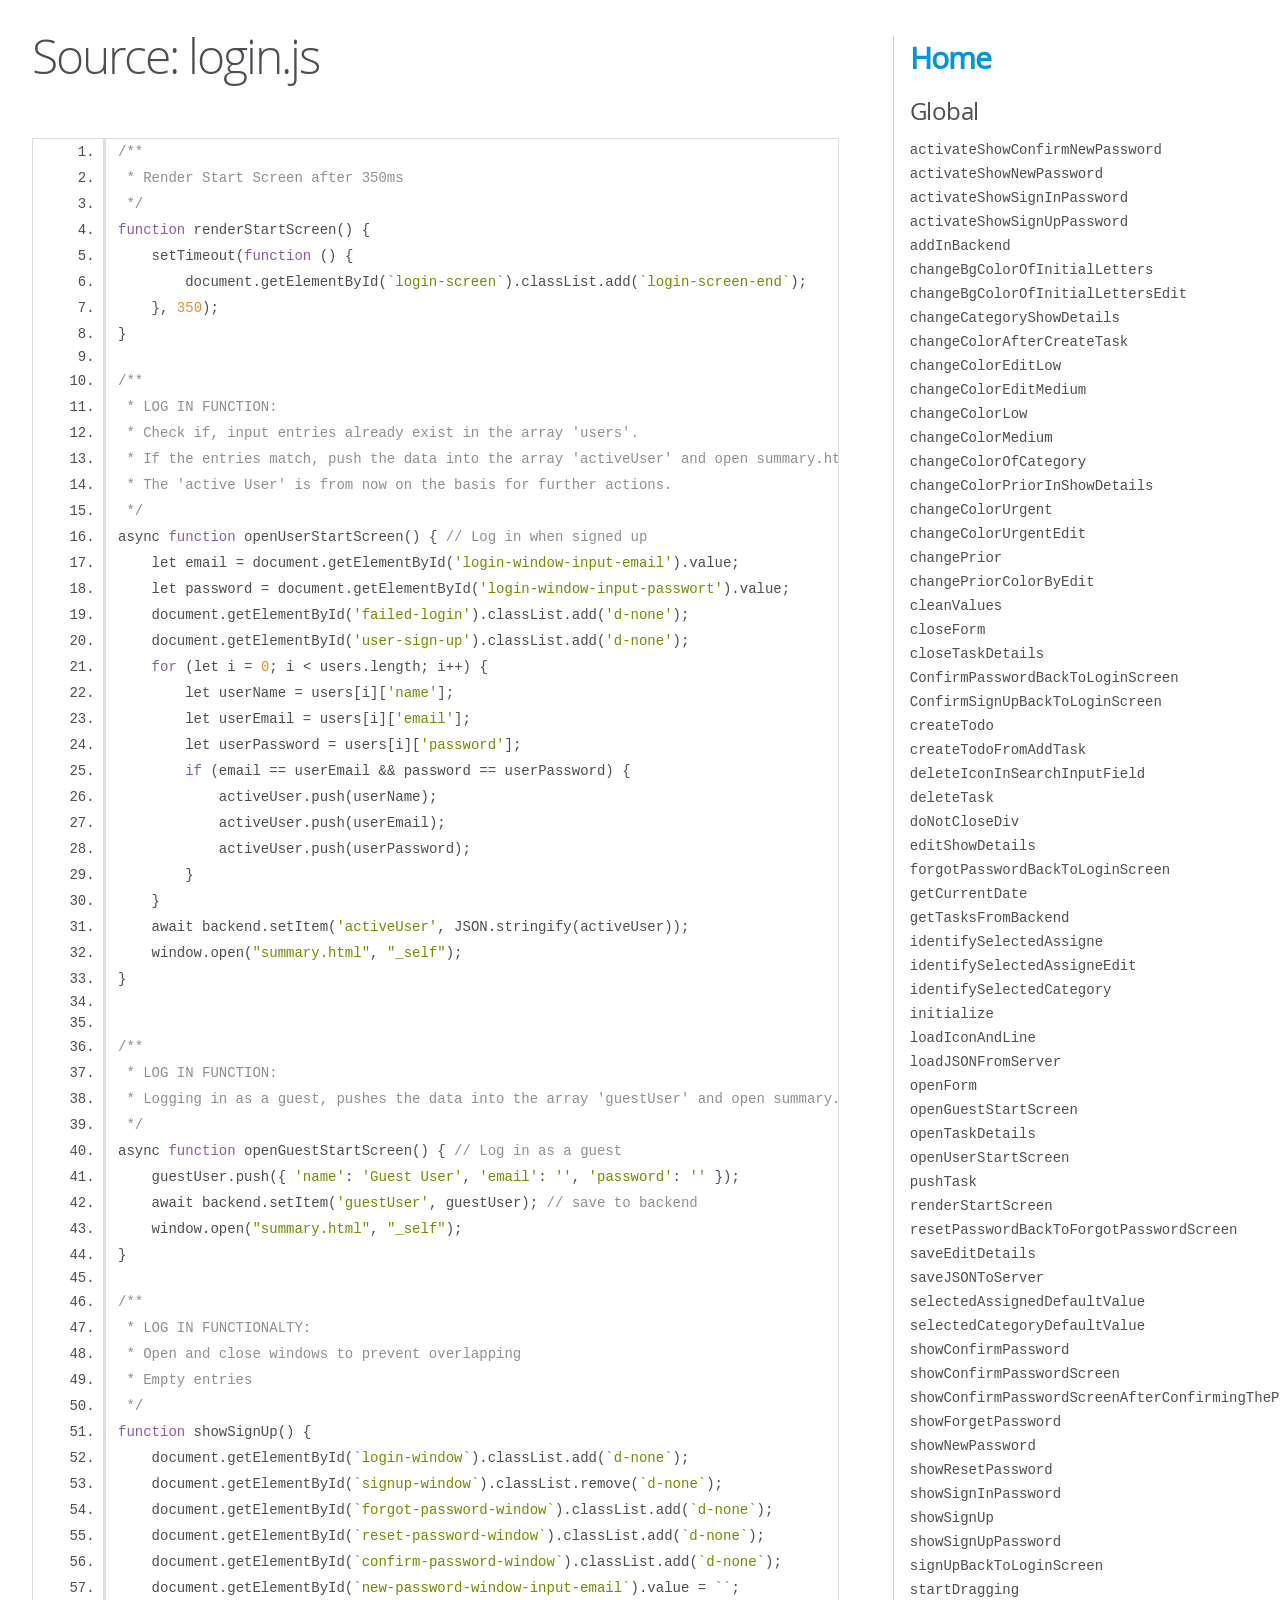
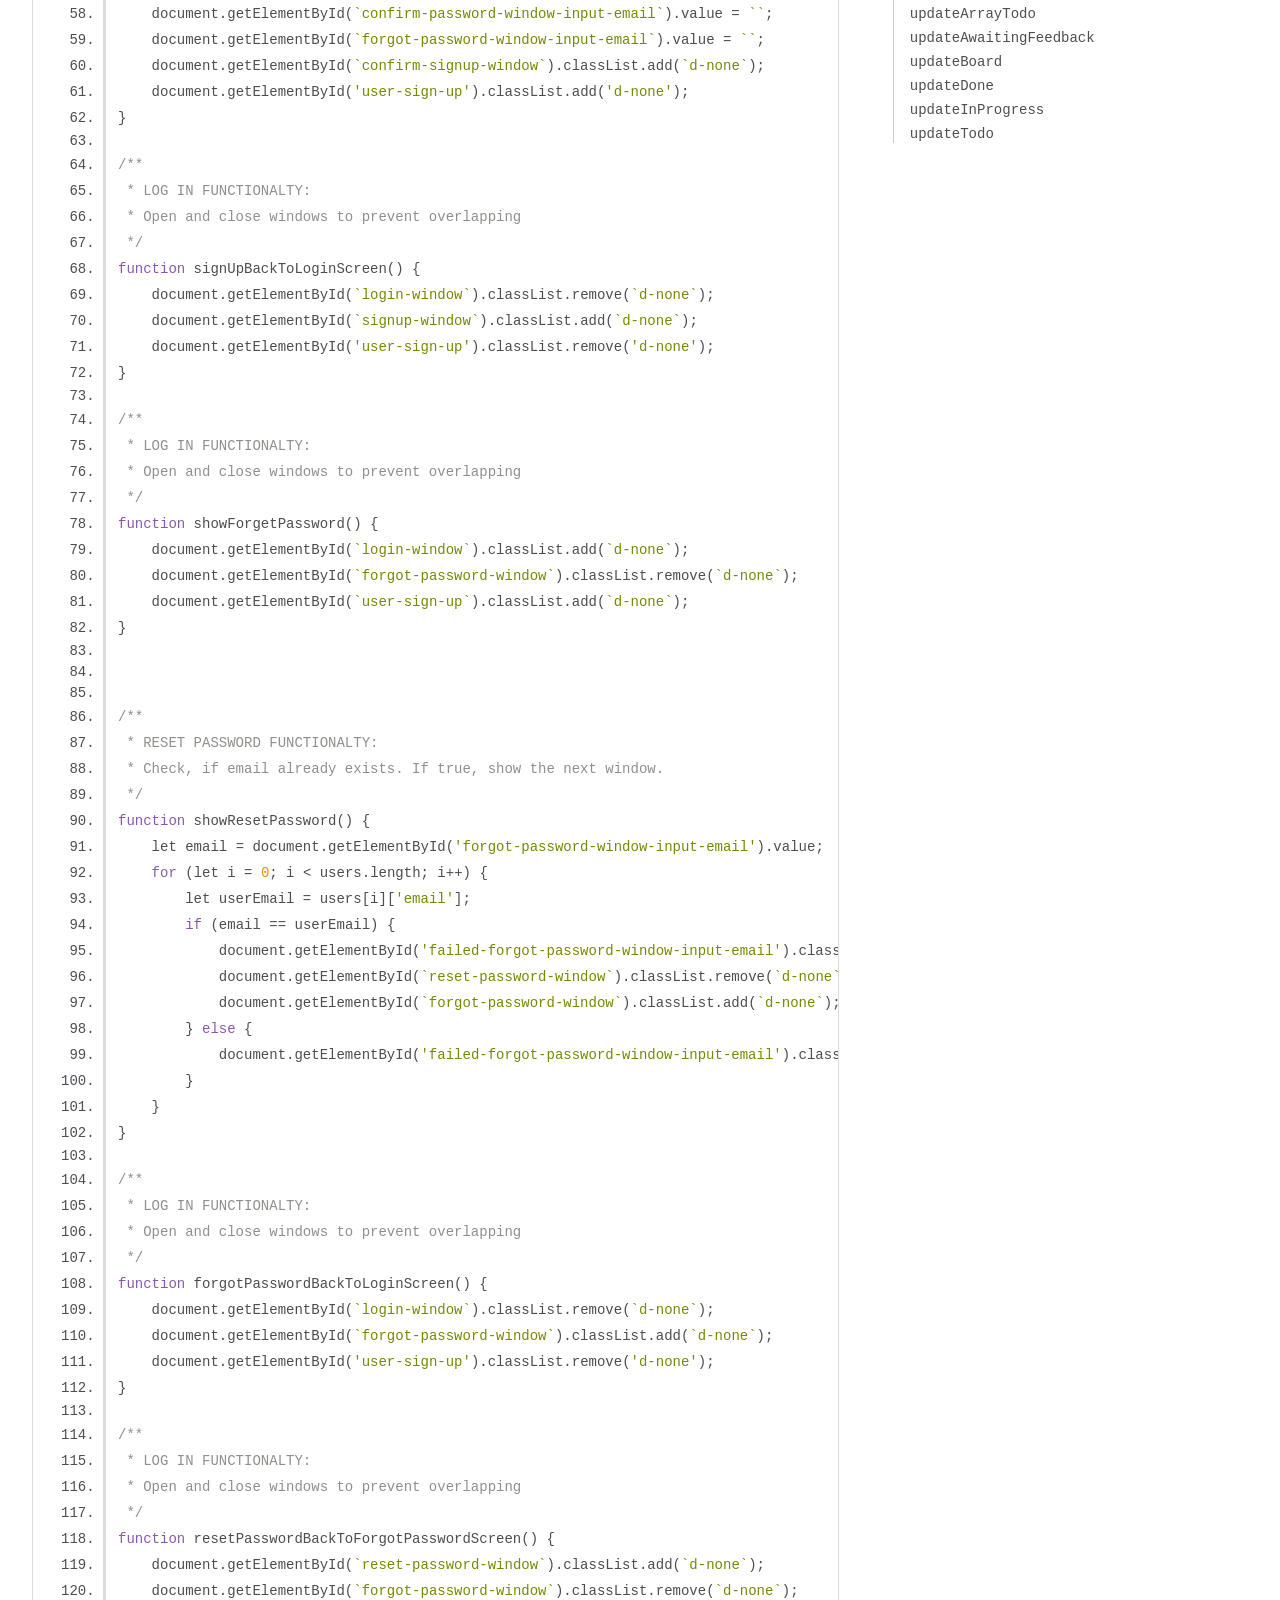
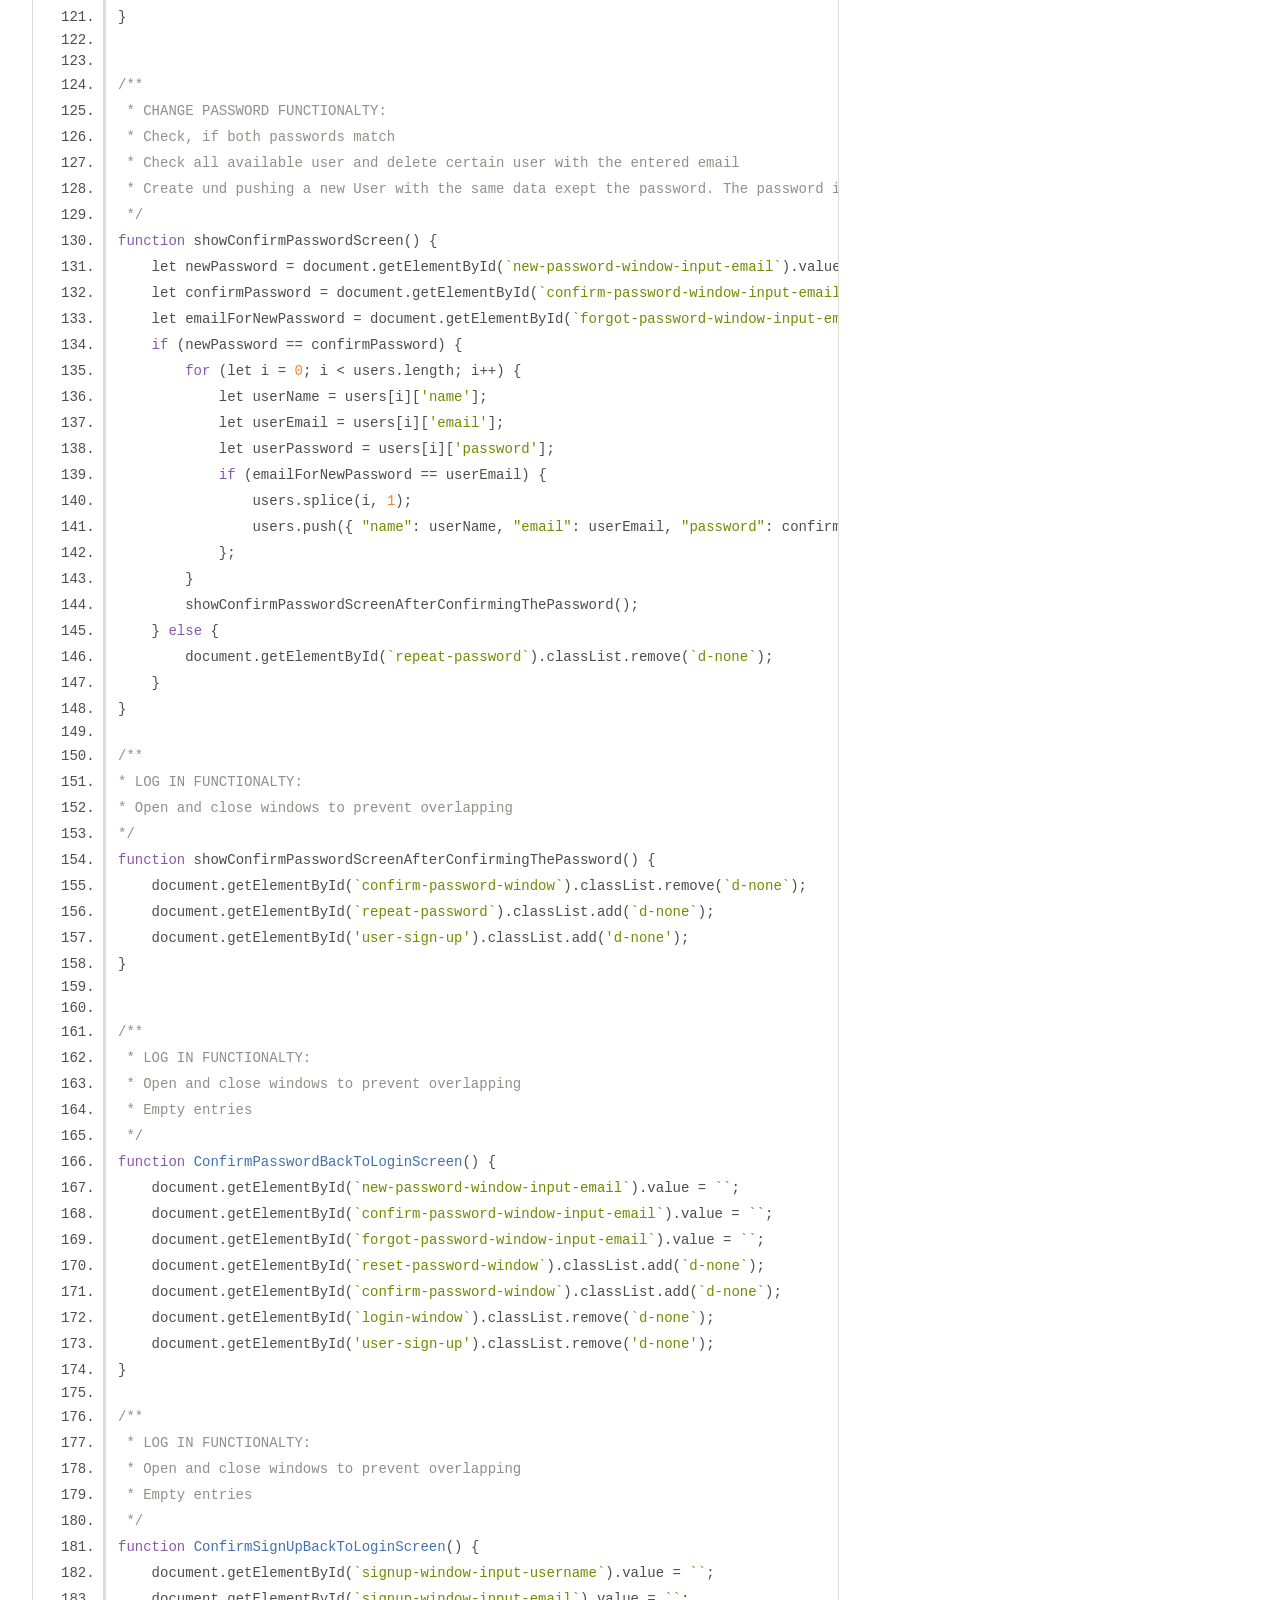
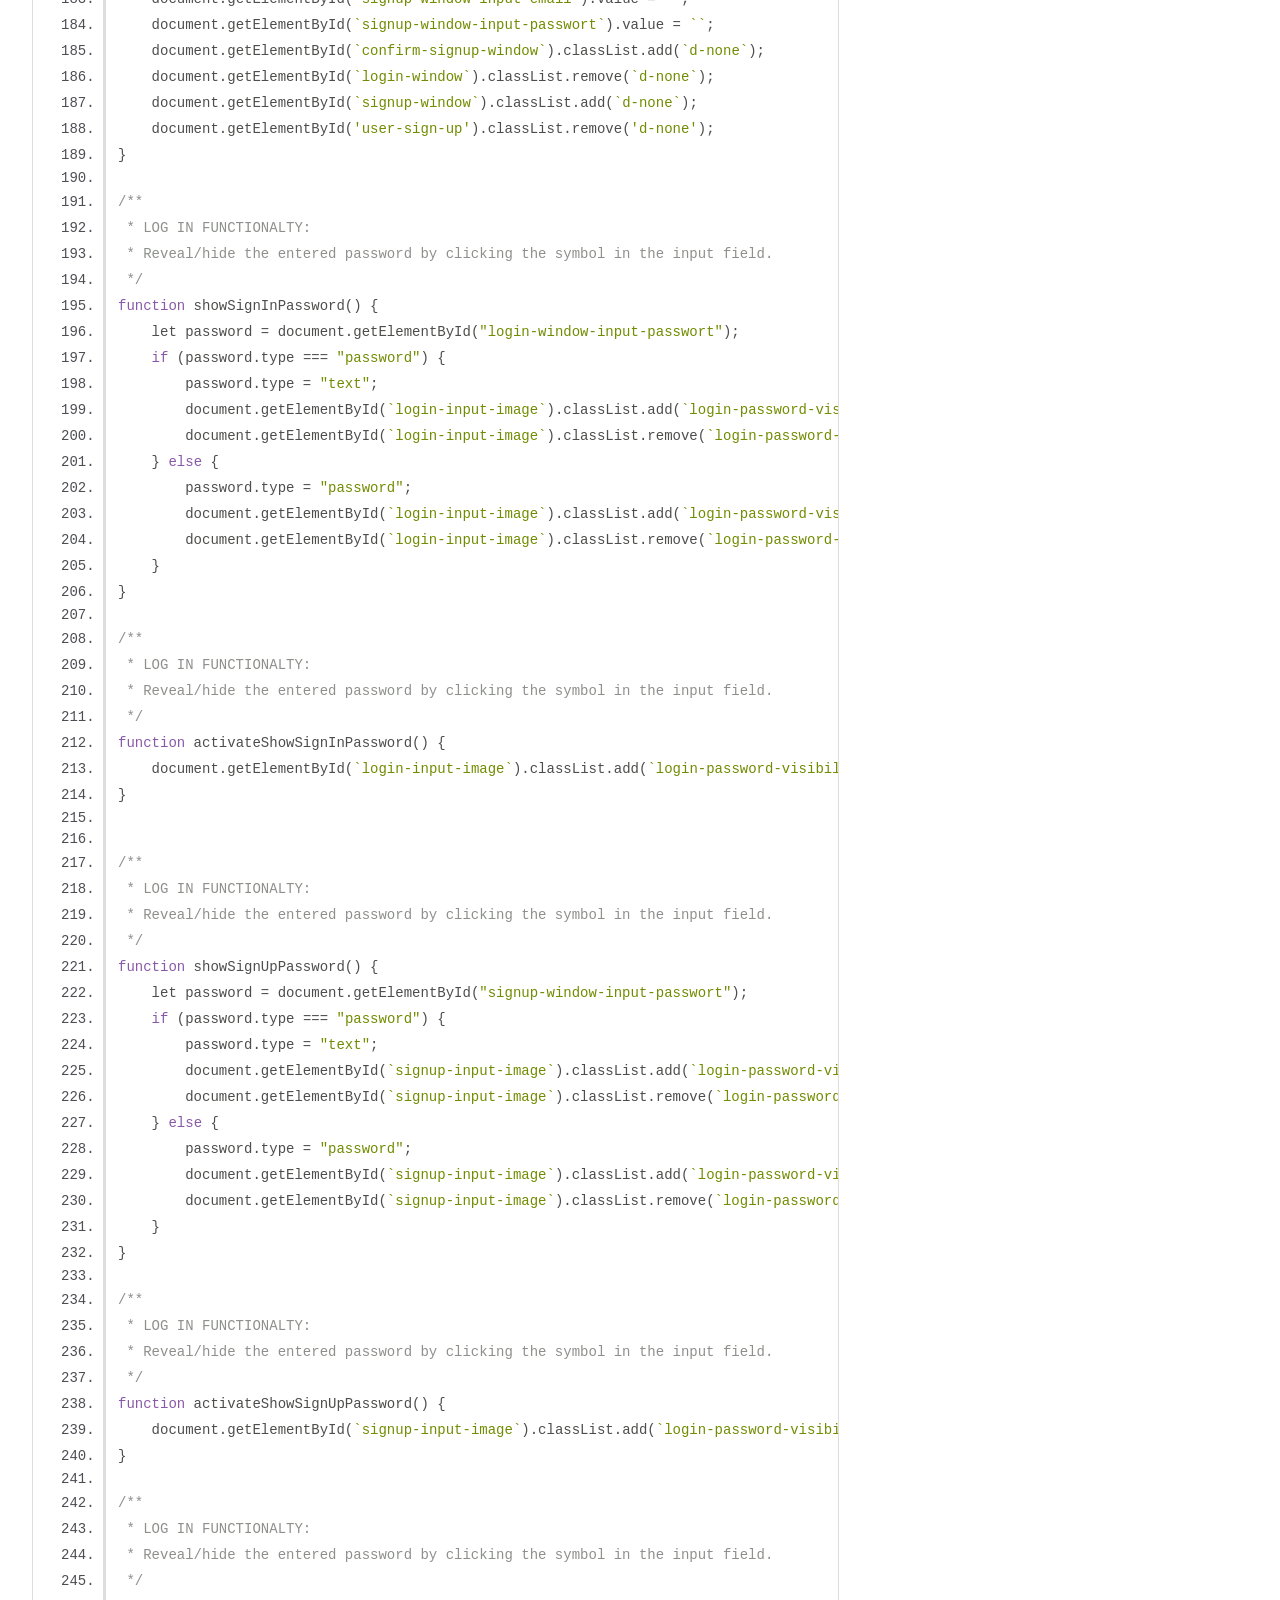
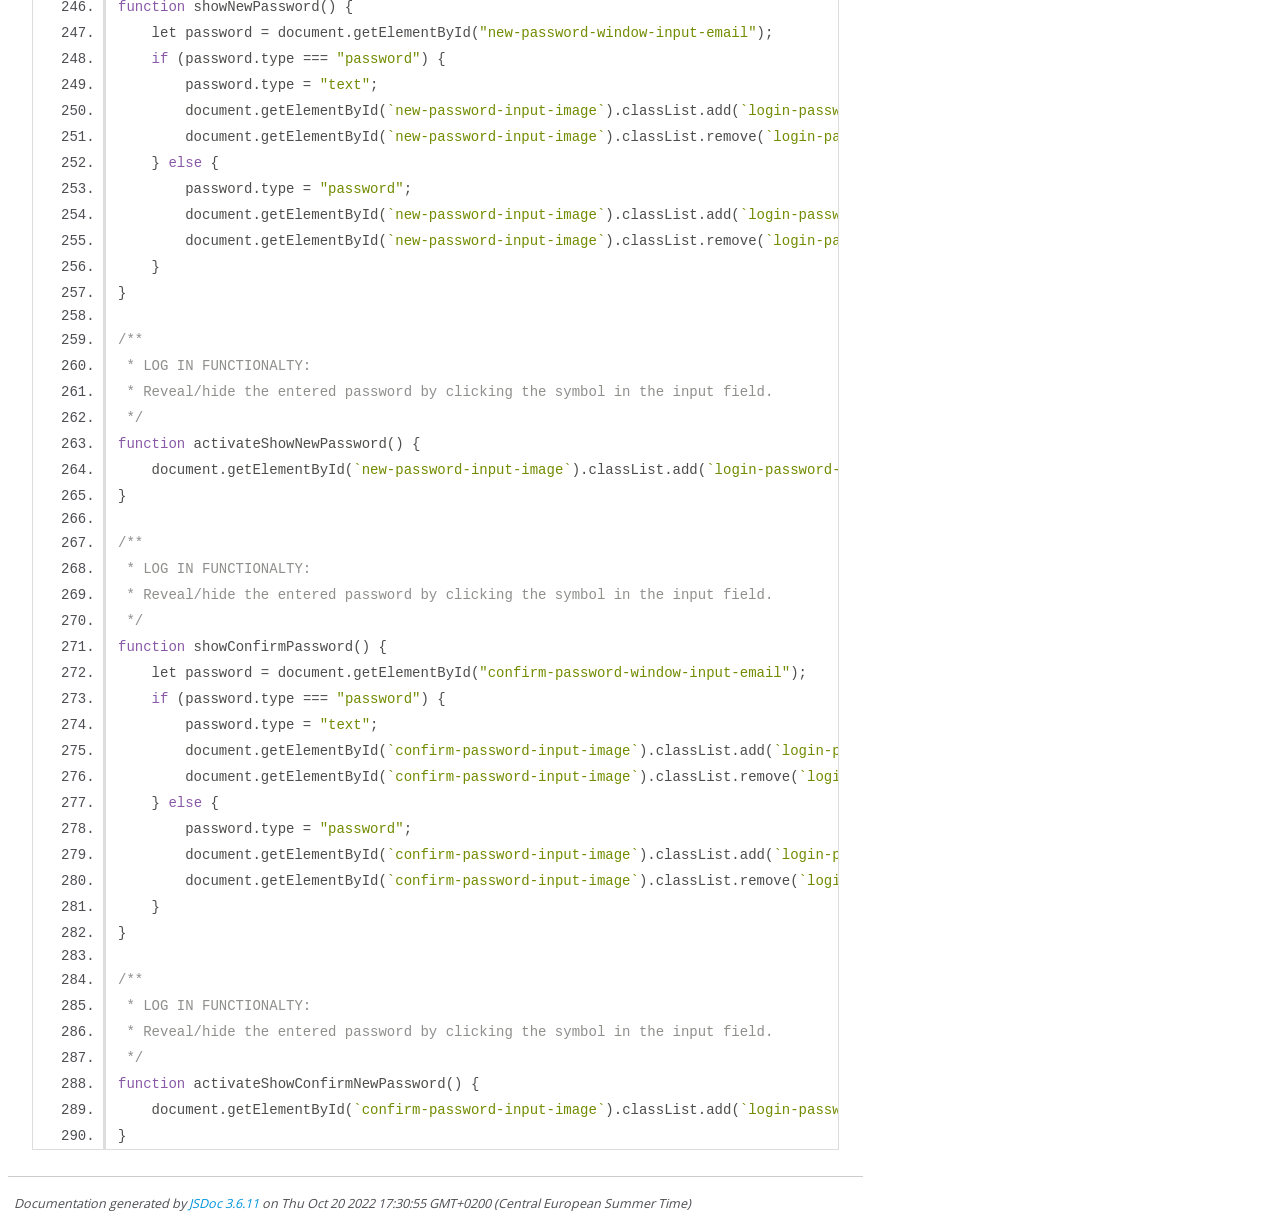
<file: assets/js/out/login.js.html>
<!DOCTYPE html>
<html lang="en">
<head>
    <meta charset="utf-8">
    <title>JSDoc: Source: login.js</title>

    <script src="scripts/prettify/prettify.js"> </script>
    <script src="scripts/prettify/lang-css.js"> </script>
    <!--[if lt IE 9]>
      <script src="//html5shiv.googlecode.com/svn/trunk/html5.js"></script>
    <![endif]-->
    <link type="text/css" rel="stylesheet" href="styles/prettify-tomorrow.css">
    <link type="text/css" rel="stylesheet" href="styles/jsdoc-default.css">
</head>

<body>

<div id="main">

    <h1 class="page-title">Source: login.js</h1>

    



    
    <section>
        <article>
            <pre class="prettyprint source linenums"><code>/**
 * Render Start Screen after 350ms
 */
function renderStartScreen() {
    setTimeout(function () {
        document.getElementById(`login-screen`).classList.add(`login-screen-end`);
    }, 350);
}

/**
 * LOG IN FUNCTION: 
 * Check if, input entries already exist in the array 'users'.
 * If the entries match, push the data into the array 'activeUser' and open summary.html.
 * The 'active User' is from now on the basis for further actions.
 */
async function openUserStartScreen() { // Log in when signed up
    let email = document.getElementById('login-window-input-email').value;
    let password = document.getElementById('login-window-input-passwort').value;
    document.getElementById('failed-login').classList.add('d-none');
    document.getElementById('user-sign-up').classList.add('d-none');
    for (let i = 0; i &lt; users.length; i++) {
        let userName = users[i]['name'];
        let userEmail = users[i]['email'];
        let userPassword = users[i]['password'];
        if (email == userEmail &amp;&amp; password == userPassword) {
            activeUser.push(userName);
            activeUser.push(userEmail);
            activeUser.push(userPassword);
        }
    }
    await backend.setItem('activeUser', JSON.stringify(activeUser));
    window.open("summary.html", "_self");
}


/**
 * LOG IN FUNCTION: 
 * Logging in as a guest, pushes the data into the array 'guestUser' and open summary.html.
 */
async function openGuestStartScreen() { // Log in as a guest
    guestUser.push({ 'name': 'Guest User', 'email': '', 'password': '' });
    await backend.setItem('guestUser', guestUser); // save to backend
    window.open("summary.html", "_self");
}

/**
 * LOG IN FUNCTIONALTY: 
 * Open and close windows to prevent overlapping
 * Empty entries
 */
function showSignUp() {
    document.getElementById(`login-window`).classList.add(`d-none`);
    document.getElementById(`signup-window`).classList.remove(`d-none`);
    document.getElementById(`forgot-password-window`).classList.add(`d-none`);
    document.getElementById(`reset-password-window`).classList.add(`d-none`);
    document.getElementById(`confirm-password-window`).classList.add(`d-none`);
    document.getElementById(`new-password-window-input-email`).value = ``;
    document.getElementById(`confirm-password-window-input-email`).value = ``;
    document.getElementById(`forgot-password-window-input-email`).value = ``;
    document.getElementById(`confirm-signup-window`).classList.add(`d-none`);
    document.getElementById('user-sign-up').classList.add('d-none');
}

/**
 * LOG IN FUNCTIONALTY: 
 * Open and close windows to prevent overlapping
 */
function signUpBackToLoginScreen() {
    document.getElementById(`login-window`).classList.remove(`d-none`);
    document.getElementById(`signup-window`).classList.add(`d-none`);
    document.getElementById('user-sign-up').classList.remove('d-none');
}

/**
 * LOG IN FUNCTIONALTY: 
 * Open and close windows to prevent overlapping
 */
function showForgetPassword() {
    document.getElementById(`login-window`).classList.add(`d-none`);
    document.getElementById(`forgot-password-window`).classList.remove(`d-none`);
    document.getElementById(`user-sign-up`).classList.add(`d-none`);
}



/**
 * RESET PASSWORD FUNCTIONALTY: 
 * Check, if email already exists. If true, show the next window.
 */
function showResetPassword() {
    let email = document.getElementById('forgot-password-window-input-email').value;
    for (let i = 0; i &lt; users.length; i++) {
        let userEmail = users[i]['email'];
        if (email == userEmail) {
            document.getElementById('failed-forgot-password-window-input-email').classList.add('d-none');
            document.getElementById(`reset-password-window`).classList.remove(`d-none`);
            document.getElementById(`forgot-password-window`).classList.add(`d-none`);
        } else {
            document.getElementById('failed-forgot-password-window-input-email').classList.remove('d-none');
        }
    }
}

/**
 * LOG IN FUNCTIONALTY: 
 * Open and close windows to prevent overlapping
 */
function forgotPasswordBackToLoginScreen() {
    document.getElementById(`login-window`).classList.remove(`d-none`);
    document.getElementById(`forgot-password-window`).classList.add(`d-none`);
    document.getElementById('user-sign-up').classList.remove('d-none');
}

/**
 * LOG IN FUNCTIONALTY: 
 * Open and close windows to prevent overlapping
 */
function resetPasswordBackToForgotPasswordScreen() {
    document.getElementById(`reset-password-window`).classList.add(`d-none`);
    document.getElementById(`forgot-password-window`).classList.remove(`d-none`);
}


/**
 * CHANGE PASSWORD FUNCTIONALTY: 
 * Check, if both passwords match
 * Check all available user and delete certain user with the entered email
 * Create und pushing a new User with the same data exept the password. The password is new.
 */
function showConfirmPasswordScreen() {
    let newPassword = document.getElementById(`new-password-window-input-email`).value;
    let confirmPassword = document.getElementById(`confirm-password-window-input-email`).value;
    let emailForNewPassword = document.getElementById(`forgot-password-window-input-email`).value;
    if (newPassword == confirmPassword) {
        for (let i = 0; i &lt; users.length; i++) {
            let userName = users[i]['name'];
            let userEmail = users[i]['email'];
            let userPassword = users[i]['password'];
            if (emailForNewPassword == userEmail) {
                users.splice(i, 1);
                users.push({ "name": userName, "email": userEmail, "password": confirmPassword });
            };
        }
        showConfirmPasswordScreenAfterConfirmingThePassword();
    } else {
        document.getElementById(`repeat-password`).classList.remove(`d-none`);
    }
}

/**
* LOG IN FUNCTIONALTY: 
* Open and close windows to prevent overlapping
*/
function showConfirmPasswordScreenAfterConfirmingThePassword() {
    document.getElementById(`confirm-password-window`).classList.remove(`d-none`);
    document.getElementById(`repeat-password`).classList.add(`d-none`);
    document.getElementById('user-sign-up').classList.add('d-none');
}


/**
 * LOG IN FUNCTIONALTY: 
 * Open and close windows to prevent overlapping
 * Empty entries
 */
function ConfirmPasswordBackToLoginScreen() {
    document.getElementById(`new-password-window-input-email`).value = ``;
    document.getElementById(`confirm-password-window-input-email`).value = ``;
    document.getElementById(`forgot-password-window-input-email`).value = ``;
    document.getElementById(`reset-password-window`).classList.add(`d-none`);
    document.getElementById(`confirm-password-window`).classList.add(`d-none`);
    document.getElementById(`login-window`).classList.remove(`d-none`);
    document.getElementById('user-sign-up').classList.remove('d-none');
}

/**
 * LOG IN FUNCTIONALTY: 
 * Open and close windows to prevent overlapping
 * Empty entries
 */
function ConfirmSignUpBackToLoginScreen() {
    document.getElementById(`signup-window-input-username`).value = ``;
    document.getElementById(`signup-window-input-email`).value = ``;
    document.getElementById(`signup-window-input-passwort`).value = ``;
    document.getElementById(`confirm-signup-window`).classList.add(`d-none`);
    document.getElementById(`login-window`).classList.remove(`d-none`);
    document.getElementById(`signup-window`).classList.add(`d-none`);
    document.getElementById('user-sign-up').classList.remove('d-none');
}

/**
 * LOG IN FUNCTIONALTY: 
 * Reveal/hide the entered password by clicking the symbol in the input field.
 */
function showSignInPassword() {
    let password = document.getElementById("login-window-input-passwort");
    if (password.type === "password") {
        password.type = "text";
        document.getElementById(`login-input-image`).classList.add(`login-password-visibilty-off`);
        document.getElementById(`login-input-image`).classList.remove(`login-password-visibilty-on`);
    } else {
        password.type = "password";
        document.getElementById(`login-input-image`).classList.add(`login-password-visibilty-on`);
        document.getElementById(`login-input-image`).classList.remove(`login-password-visibilty-off`);
    }
}

/**
 * LOG IN FUNCTIONALTY: 
 * Reveal/hide the entered password by clicking the symbol in the input field.
 */
function activateShowSignInPassword() {
    document.getElementById(`login-input-image`).classList.add(`login-password-visibilty-on`);
}


/**
 * LOG IN FUNCTIONALTY: 
 * Reveal/hide the entered password by clicking the symbol in the input field.
 */
function showSignUpPassword() {
    let password = document.getElementById("signup-window-input-passwort");
    if (password.type === "password") {
        password.type = "text";
        document.getElementById(`signup-input-image`).classList.add(`login-password-visibilty-off`);
        document.getElementById(`signup-input-image`).classList.remove(`login-password-visibilty-on`);
    } else {
        password.type = "password";
        document.getElementById(`signup-input-image`).classList.add(`login-password-visibilty-on`);
        document.getElementById(`signup-input-image`).classList.remove(`login-password-visibilty-off`);
    }
}

/**
 * LOG IN FUNCTIONALTY: 
 * Reveal/hide the entered password by clicking the symbol in the input field.
 */
function activateShowSignUpPassword() {
    document.getElementById(`signup-input-image`).classList.add(`login-password-visibilty-on`);
}

/**
 * LOG IN FUNCTIONALTY: 
 * Reveal/hide the entered password by clicking the symbol in the input field.
 */
function showNewPassword() {
    let password = document.getElementById("new-password-window-input-email");
    if (password.type === "password") {
        password.type = "text";
        document.getElementById(`new-password-input-image`).classList.add(`login-password-visibilty-off`);
        document.getElementById(`new-password-input-image`).classList.remove(`login-password-visibilty-on`);
    } else {
        password.type = "password";
        document.getElementById(`new-password-input-image`).classList.add(`login-password-visibilty-on`);
        document.getElementById(`new-password-input-image`).classList.remove(`login-password-visibilty-off`);
    }
}

/**
 * LOG IN FUNCTIONALTY: 
 * Reveal/hide the entered password by clicking the symbol in the input field.
 */
function activateShowNewPassword() {
    document.getElementById(`new-password-input-image`).classList.add(`login-password-visibilty-on`);
}

/**
 * LOG IN FUNCTIONALTY: 
 * Reveal/hide the entered password by clicking the symbol in the input field.
 */
function showConfirmPassword() {
    let password = document.getElementById("confirm-password-window-input-email");
    if (password.type === "password") {
        password.type = "text";
        document.getElementById(`confirm-password-input-image`).classList.add(`login-password-visibilty-off`);
        document.getElementById(`confirm-password-input-image`).classList.remove(`login-password-visibilty-on`);
    } else {
        password.type = "password";
        document.getElementById(`confirm-password-input-image`).classList.add(`login-password-visibilty-on`);
        document.getElementById(`confirm-password-input-image`).classList.remove(`login-password-visibilty-off`);
    }
}

/**
 * LOG IN FUNCTIONALTY: 
 * Reveal/hide the entered password by clicking the symbol in the input field.
 */
function activateShowConfirmNewPassword() {
    document.getElementById(`confirm-password-input-image`).classList.add(`login-password-visibilty-on`);
}</code></pre>
        </article>
    </section>




</div>

<nav>
    <h2><a href="index.html">Home</a></h2><h3>Global</h3><ul><li><a href="global.html#activateShowConfirmNewPassword">activateShowConfirmNewPassword</a></li><li><a href="global.html#activateShowNewPassword">activateShowNewPassword</a></li><li><a href="global.html#activateShowSignInPassword">activateShowSignInPassword</a></li><li><a href="global.html#activateShowSignUpPassword">activateShowSignUpPassword</a></li><li><a href="global.html#addInBackend">addInBackend</a></li><li><a href="global.html#changeBgColorOfInitialLetters">changeBgColorOfInitialLetters</a></li><li><a href="global.html#changeBgColorOfInitialLettersEdit">changeBgColorOfInitialLettersEdit</a></li><li><a href="global.html#changeCategoryShowDetails">changeCategoryShowDetails</a></li><li><a href="global.html#changeColorAfterCreateTask">changeColorAfterCreateTask</a></li><li><a href="global.html#changeColorEditLow">changeColorEditLow</a></li><li><a href="global.html#changeColorEditMedium">changeColorEditMedium</a></li><li><a href="global.html#changeColorLow">changeColorLow</a></li><li><a href="global.html#changeColorMedium">changeColorMedium</a></li><li><a href="global.html#changeColorOfCategory">changeColorOfCategory</a></li><li><a href="global.html#changeColorPriorInShowDetails">changeColorPriorInShowDetails</a></li><li><a href="global.html#changeColorUrgent">changeColorUrgent</a></li><li><a href="global.html#changeColorUrgentEdit">changeColorUrgentEdit</a></li><li><a href="global.html#changePrior">changePrior</a></li><li><a href="global.html#changePriorColorByEdit">changePriorColorByEdit</a></li><li><a href="global.html#cleanValues">cleanValues</a></li><li><a href="global.html#closeForm">closeForm</a></li><li><a href="global.html#closeTaskDetails">closeTaskDetails</a></li><li><a href="global.html#ConfirmPasswordBackToLoginScreen">ConfirmPasswordBackToLoginScreen</a></li><li><a href="global.html#ConfirmSignUpBackToLoginScreen">ConfirmSignUpBackToLoginScreen</a></li><li><a href="global.html#createTodo">createTodo</a></li><li><a href="global.html#createTodoFromAddTask">createTodoFromAddTask</a></li><li><a href="global.html#deleteIconInSearchInputField">deleteIconInSearchInputField</a></li><li><a href="global.html#deleteTask">deleteTask</a></li><li><a href="global.html#doNotCloseDiv">doNotCloseDiv</a></li><li><a href="global.html#editShowDetails">editShowDetails</a></li><li><a href="global.html#forgotPasswordBackToLoginScreen">forgotPasswordBackToLoginScreen</a></li><li><a href="global.html#getCurrentDate">getCurrentDate</a></li><li><a href="global.html#getTasksFromBackend">getTasksFromBackend</a></li><li><a href="global.html#identifySelectedAssigne">identifySelectedAssigne</a></li><li><a href="global.html#identifySelectedAssigneEdit">identifySelectedAssigneEdit</a></li><li><a href="global.html#identifySelectedCategory">identifySelectedCategory</a></li><li><a href="global.html#initialize">initialize</a></li><li><a href="global.html#loadIconAndLine">loadIconAndLine</a></li><li><a href="global.html#loadJSONFromServer">loadJSONFromServer</a></li><li><a href="global.html#openForm">openForm</a></li><li><a href="global.html#openGuestStartScreen">openGuestStartScreen</a></li><li><a href="global.html#openTaskDetails">openTaskDetails</a></li><li><a href="global.html#openUserStartScreen">openUserStartScreen</a></li><li><a href="global.html#pushTask">pushTask</a></li><li><a href="global.html#renderStartScreen">renderStartScreen</a></li><li><a href="global.html#resetPasswordBackToForgotPasswordScreen">resetPasswordBackToForgotPasswordScreen</a></li><li><a href="global.html#saveEditDetails">saveEditDetails</a></li><li><a href="global.html#saveJSONToServer">saveJSONToServer</a></li><li><a href="global.html#selectedAssignedDefaultValue">selectedAssignedDefaultValue</a></li><li><a href="global.html#selectedCategoryDefaultValue">selectedCategoryDefaultValue</a></li><li><a href="global.html#showConfirmPassword">showConfirmPassword</a></li><li><a href="global.html#showConfirmPasswordScreen">showConfirmPasswordScreen</a></li><li><a href="global.html#showConfirmPasswordScreenAfterConfirmingThePassword">showConfirmPasswordScreenAfterConfirmingThePassword</a></li><li><a href="global.html#showForgetPassword">showForgetPassword</a></li><li><a href="global.html#showNewPassword">showNewPassword</a></li><li><a href="global.html#showResetPassword">showResetPassword</a></li><li><a href="global.html#showSignInPassword">showSignInPassword</a></li><li><a href="global.html#showSignUp">showSignUp</a></li><li><a href="global.html#showSignUpPassword">showSignUpPassword</a></li><li><a href="global.html#signUpBackToLoginScreen">signUpBackToLoginScreen</a></li><li><a href="global.html#startDragging">startDragging</a></li><li><a href="global.html#updateArrayTodo">updateArrayTodo</a></li><li><a href="global.html#updateAwaitingFeedback">updateAwaitingFeedback</a></li><li><a href="global.html#updateBoard">updateBoard</a></li><li><a href="global.html#updateDone">updateDone</a></li><li><a href="global.html#updateInProgress">updateInProgress</a></li><li><a href="global.html#updateTodo">updateTodo</a></li></ul>
</nav>

<br class="clear">

<footer>
    Documentation generated by <a href="https://github.com/jsdoc/jsdoc">JSDoc 3.6.11</a> on Thu Oct 20 2022 17:30:55 GMT+0200 (Central European Summer Time)
</footer>

<script> prettyPrint(); </script>
<script src="scripts/linenumber.js"> </script>
</body>
</html>
</file>
<file: assets/css/login.css>
body {
    margin: 0;
    font-family: 'Inter' !important;
    background-color: #F6F7F8;
}

.d-none {
    display: none !important;
}

.logo-sign-up {
    display: flex;
    justify-content: space-between;
    align-items: center;
    margin: 2% 7.5% 0% 5%;
}

.login-screen-start {
    opacity: 0;
    transition: 1.5s ease-in-out;
}

.login-screen-end {
    opacity: 1 !important;
    transition: 1.5s ease-in-out;
}

.user-sign-up {
    display: flex;
    align-items: center;
    gap: 20px;
    opacity: 0;
    transition: 1.5s ease-in-out;
}

.user-sign-up-end {
    display: none;
}

.set-login-window {
    display: flex;
    align-items: center;
    justify-content: center;
    margin-top: calc(100vw / 25);
}

.login-window {
    display: flex;
    flex-direction: column;
    align-items: center;
    padding: 35px 0px;
    gap: 35px;
    position: relative;
    width: 652px;
    background: #FFFFFF;
    box-shadow: 0px 0px 14px 3px rgb(0 0 0 / 4%);
    border-radius: 30px;
    margin: 0% 2% 2% 2%;
}

.login-window form {
    display: flex;
    flex-direction: column;
    align-items: center;
    gap: 35px;
    position: relative;
    width: 652px;
    border-radius: 30px;
}

.signup-window {
    display: flex;
    flex-direction: column;
    align-items: center;
    padding: 35px 0px;
    gap: 35px;
    position: relative;
    width: 652px;
    background: #FFFFFF;
    box-shadow: 0px 0px 14px 3px rgb(0 0 0 / 4%);
    border-radius: 30px;
    margin: 0% 2% 2% 2%;
}

.signup-window form {
    display: flex;
    flex-direction: column;
    align-items: center;
    gap: 35px;
}

.forgot-password-window {
    display: flex;
    flex-direction: column;
    align-items: center;
    padding: 35px 0px;
    gap: 35px;
    position: relative;
    width: 789px;
    background: #FFFFFF;
    box-shadow: 0px 0px 14px 3px rgb(0 0 0 / 4%);
    border-radius: 30px;
    margin: 0% 2% 2% 2%;
}

.reset-password-window {
    display: flex;
    flex-direction: column;
    align-items: center;
    padding: 35px 0px;
    gap: 35px;
    position: relative;
    width: 789px;
    background: #FFFFFF;
    box-shadow: 0px 0px 14px 3px rgb(0 0 0 / 4%);
    border-radius: 30px;
    margin: 0% 2% 2% 2%;
}

.confirm-password-window {
    position: fixed;
    left: 0;
    right: 0;
    bottom: 0;
    top: 0;
    display: flex;
    justify-content: center;
    align-items: center;
    backdrop-filter: brightness(60%);
    overflow: auto;
    opacity: 1;
}

.login-headline {
    width: 315px;
    height: fit-content;
    font-weight: 700;
    font-size: 61px;
    text-align: center;
    color: #000000;
    padding-bottom: 24px;
    border-bottom: #29ABE2 2px solid;
}

.forgot-password-headline {
    width: 626px;
    height: fit-content;
    font-weight: 700;
    font-size: 61px;
    text-align: center;
    color: #000000;
    padding-bottom: 24px;
    border-bottom: #29ABE2 2px solid;
}

.reset-password-headline {
    width: 626px;
    height: fit-content;
    font-weight: 700;
    font-size: 60px;
    text-align: center;
    color: #000000;
    padding-bottom: 24px;
    border-bottom: #29ABE2 2px solid;
}

.remember-me-clickbox a {
    width: 154px;
    height: 19px;
    font-weight: 400;
    font-size: 16px;
    color: #29ABE2;
}

.remember-me-forgot-my-passwort {
    display: flex;
    align-items: center;
    gap: 30px;
}

.remember-me-forgot-my-passwort a {
    color: #29ABE2;
    text-decoration: none;
}

.login-guestlogin {
    position: relative;
    right: 100px;
}

.signup-back {
    position: absolute;
    left: 6.67%;
    top: 8.59%;
    cursor: pointer;
}

.forgot-back {
    position: absolute;
    left: 4%;
    top: 8.59%;
    cursor: pointer;
}

.reset-back {
    position: absolute;
    left: 4%;
    top: 8.59%;
    cursor: pointer;
}

.forgot-password-window span {
    width: 656px;
    font-size: 21px;
    text-align: center;
    color: #000000;
}

.forgot-password-window form {
    display: flex;
    flex-direction: column;
    align-items: center;
    gap: 35px;
}

.reset-password-window span {
    width: 656px;
    font-weight: 400;
    font-size: 21px;
    text-align: center;
    color: #000000;
    display: flex;
    align-items: center;
    justify-content: center;
}

.reset-password-window form {
    display: flex;
    flex-direction: column;
    align-items: center;
    gap: 35px;
}

.confirm-signup-window {
    position: fixed;
    left: 0;
    right: 0;
    bottom: 0;
    top: 0;
    display: flex;
    justify-content: center;
    align-items: center;
    backdrop-filter: brightness(60%);
    overflow: auto;
    opacity: 1;
}


.login-window-input-username {
    box-sizing: border-box;
    display: flex;
    flex-direction: row;
    align-items: center;
    padding: 13px 21px;
    gap: 10px;
    width: 422px;
    height: 51px;
    background: #FFFFFF;
    border: 1px solid #D1D1D1;
    border-radius: 10px;
    font-size: 21px;
    background-image: url(../img/login/user.png);
    background-size: 18px;
    background-position: 95%, right;
    background-repeat: no-repeat;
    cursor: pointer;
}

.login-window-input-email {
    box-sizing: border-box;
    display: flex;
    flex-direction: row;
    align-items: center;
    padding: 13px 21px;
    gap: 10px;
    width: 422px;
    height: 51px;
    background: #FFFFFF;
    border: 1px solid #D1D1D1;
    border-radius: 10px;
    font-size: 21px;
    background-image: url(../img/login/letter.png);
    background-size: 18px;
    background-position: 95%, right;
    background-repeat: no-repeat;
    cursor: pointer;
}

.login-window-input-passwort {
    box-sizing: border-box;
    display: flex;
    flex-direction: row;
    align-items: center;
    padding: 13px 21px;
    gap: 10px;
    width: 422px;
    height: 51px;
    background: #FFFFFF;
    border: 1px solid #D1D1D1;
    border-radius: 10px;
    font-size: 21px;
    background-size: 18px;
    background-position: 95%, right;
    background-repeat: no-repeat;
    cursor: pointer;
}

.remember-me-clickbox input {
    cursor: pointer;
    left: 0%;
    right: 0%;
    top: 0%;
    bottom: 0%;
    background: linear-gradient(180deg, #F9F9F9 0%, #F0F0F0 100%);
    border: 1px solid #000000;
    border-radius: 3px;
}

.position-button {
    display: flex;
    gap: 40px;
    right: 100px;
}

.login-button {
    padding: 4px 0px;
    width: 145px;
    height: 51px;
    color: #FFFFFF;
    background: #2A3647;
    border-radius: 8px;
    font-size: 21px;
}

.guestlogin-button {
    width: 170px;
    height: 51px;
    background-color: #FFFFFF;
    border-radius: 8px;
    font-weight: 700;
    font-size: 21px;
    color: #2A3647;
    position: absolute;
    right: 150px;
    bottom: 70px;
}

.signup-button {
    padding: 4px 0px;
    width: 145px;
    height: 51px;
    color: #FFFFFF;
    background: #2A3647;
    border-radius: 8px;
    font-size: 21px;
}

.forgot-password-button {
    padding: 4px 0px;
    width: 145px;
    height: 51px;
    color: #FFFFFF;
    background: #2A3647;
    border-radius: 8px;
    font-size: 21px;
    padding: 4px 0px;
    gap: 10px;
    width: 264px;
    height: 51px;
    background: #2A3647;
    border-radius: 8px;
    font-weight: 700;
    font-size: 21px;
    color: #FFFFFF;
}

.user-sign-up button {
    padding: 4px 16px;
    gap: 10px;
    width: 91px;
    height: 51px;
    border: 1px solid #2A3647;
    background: #2A3647;
    border-radius: 8px;
    color: #FFFFFF;
    font-size: 16px;
}
</file>
<file: assets/css/login-effects.css>
.start-screen-logo-big {
    animation-fill-mode: forwards;
    animation-name: logoSize;
    animation-duration: 2s;
}

@keyframes logoSize {
    from {
        transform: translateY(calc(100vh / 2)) translateX(calc(100vw / 2));
        ;
    }

    to {
        transform: scale(0.8);
    }
}

.confirm-password-button {
    width: 300px;
    height: 51px;
    background: #2A3647;
    border-radius: 8px;
    font-weight: 700;
    font-size: 21px;
    color: #FFFFFF;
    position: relative;
    animation-fill-mode: forwards;
    animation-name: confirm-password-button;
    animation-duration: 1s;
}

.confirm-signup-button {
    width: 300px;
    height: 51px;
    background: #2A3647;
    border-radius: 8px;
    font-weight: 700;
    font-size: 21px;
    color: #FFFFFF;
    position: relative;
    animation-fill-mode: forwards;
    animation-name: confirm-password-button;
    animation-duration: 1s;
    box-sizing: content-box;
    padding: 8px;
}

@keyframes confirm-password-button {
    from {
        top: 700px;
    }

    to {
        top: 0px;
    }
}

.red-font {
    color: red !important;
}

.user-sign-up button:hover {
    background-color: #29ABE2;
    cursor: pointer;
    box-shadow: 0 1px 1px rgb(0 0 0 / 12%), 0 2px 2px rgb(0 0 0 / 12%), 0 4px 4px rgb(0 0 0 / 12%), 0 8px 8px rgb(0 0 0 / 12%), 0 16px 16px rgb(0 0 0 / 12%);
    border: 1px solid #29ABE2;
}

.login-button:hover {
    background-color: #29ABE2;
    cursor: pointer;
    box-shadow: 0 1px 1px rgb(0 0 0 / 12%), 0 2px 2px rgb(0 0 0 / 12%), 0 4px 4px rgb(0 0 0 / 12%), 0 8px 8px rgb(0 0 0 / 12%), 0 16px 16px rgb(0 0 0 / 12%);
    border: 1px solid #29ABE2;
}

.guestlogin-button:hover {
    border: 2px solid #29ABE2;
    color: #29ABE2;
    cursor: pointer;
    box-shadow: 0 1px 1px rgb(0 0 0 / 12%), 0 2px 2px rgb(0 0 0 / 12%), 0 4px 4px rgb(0 0 0 / 12%), 0 8px 8px rgb(0 0 0 / 12%), 0 16px 16px rgb(0 0 0 / 12%);
}

.signup-button:hover {
    background-color: #29ABE2;
    cursor: pointer;
    box-shadow: 0 1px 1px rgb(0 0 0 / 12%), 0 2px 2px rgb(0 0 0 / 12%), 0 4px 4px rgb(0 0 0 / 12%), 0 8px 8px rgb(0 0 0 / 12%), 0 16px 16px rgb(0 0 0 / 12%);
    border: 1px solid #29ABE2;
}

.forgot-password-button:hover {
    background-color: #29ABE2;
    cursor: pointer;
    box-shadow: 0 1px 1px rgb(0 0 0 / 12%), 0 2px 2px rgb(0 0 0 / 12%), 0 4px 4px rgb(0 0 0 / 12%), 0 8px 8px rgb(0 0 0 / 12%), 0 16px 16px rgb(0 0 0 / 12%);
    border: 1px solid #29ABE2;
}

.confirm-password-button:hover {
    background-color: #29ABE2;
    cursor: pointer;
    box-shadow: 0 1px 1px rgb(0 0 0 / 12%), 0 2px 2px rgb(0 0 0 / 12%), 0 4px 4px rgb(0 0 0 / 12%), 0 8px 8px rgb(0 0 0 / 12%), 0 16px 16px rgb(0 0 0 / 12%);
    border: 1px solid #29ABE2;
}

.confirm-signup-button:hover {
    background-color: #29ABE2;
    cursor: pointer;
    box-shadow: 0 1px 1px rgb(0 0 0 / 12%), 0 2px 2px rgb(0 0 0 / 12%), 0 4px 4px rgb(0 0 0 / 12%), 0 8px 8px rgb(0 0 0 / 12%), 0 16px 16px rgb(0 0 0 / 12%);
    border: 1px solid #29ABE2;
}

.signup-input-image {
    width: 20px;
    height: 20px;
    background: url(../img/login/lock.png) no-repeat;
    content: ' ';
    position: absolute;
    right: 135px;
    top: 355px;
    cursor: pointer;
}

.new-password-input-image {
    width: 20px;
    height: 20px;
    background: url(../img/login/lock.png) no-repeat;
    content: ' ';
    position: absolute;
    right: 200px;
    top: 245px;
    cursor: pointer;
}

.confirm-password-input-image {
    width: 20px;
    height: 20px;
    background: url(../img/login/lock.png) no-repeat;
    content: ' ';
    position: absolute;
    right: 200px;
    top: 330px;
    cursor: pointer;
}

.login-input-image {
    width: 20px;
    height: 20px;
    background: url(../img/login/lock.png) no-repeat;
    content: ' ';
    position: absolute;
    right: 135px;
    top: 100px;
    cursor: pointer;
}

.login-password-visibilty-on {
    background-image: url(../img/login/visibility_on.png) !important;
    width: 20px !important;
    height: 20px !important;
    box-sizing: border-box !important;
    background-size: contain !important;
}

.login-password-visibilty-off {
    background-image: url(../img/login/visibility_off.png) !important;
    width: 20px !important;
    height: 20px !important;
    box-sizing: border-box !important;
    background-size: contain !important;
}
</file>
<file: assets/css/login-responsive.css>
@media(max-width: 850px) {
    .login-window {
        width: 90%;
        gap: unset;
        height: 380px;
    }

    .login-window form {
        width: 380px;
    }

    .login-window-failed {
        height: 440px;
    }

    .login-headline {
        font-size: 35px;
        margin-bottom: 35px;
        width: 380px;
    }

    .login-input-image {
        right: 11px;
        top: 100px;
    }

    .guestlogin-button {
        position: relative;
        right: -95px;
        bottom: 51px;
    }

    .signup-window {
        width: 90%;
        gap: unset;
    }

    .signup-input-image {
        position: relative;
        right: -344px;
        top: -35px;
    }

    .forgot-password-window {
        width: 90%;
    }

    .forgot-password-window span {
        width: 400px;
        font-size: 18px;
    }

    .forgot-password-headline {
        font-size: 35px;
        width: 380px;
    }

    .reset-password-window {
        width: 90%;
    }

    .reset-password-headline {
        font-size: 35px;
        width: 380px;
    }

    .reset-password-window span {
        font-size: 18px;
    }

    .new-password-input-image {
        position: relative;
        right: -344px;
        top: -35px;
    }

    .confirm-password-input-image {
        position: relative;
        right: -344px;
        top: -35px;
    }

    .login-window-input-passwort-container {
        height: 51px;
    }

    .login-window-input-email {
        width: 380px;
    }

    .login-window-input-passwort {
        width: 380px;
    }

    .login-window-input-username {
        width: 380px;
    }

    .login-window-input-passwort-container {
        height: 51px;
    }

}


@media(max-width: 535px) {

    @keyframes logoSize {
        from {
            transform: translateY(calc(100vh / 2)) translateX(calc(100vw / 2));
            ;
        }

        to {
            transform: scale(0.6);
        }
    }

    .login-window {
        height: 430px;
        padding: 20px 0px;
    }

    .login-window-failed {
        height: 470px;
    }

    .login-window form {
        gap: 20px;
        width: 280px;
    }

    .login-headline {
        margin-bottom: 20px;
        padding-bottom: 20px;
        width: 280px;
    }

    .user-sign-up {
        display: none;
    }

    .user-sign-up-end {
        display: flex;
        align-items: center;
        justify-content: center;
        gap: 20px;
        margin-bottom: 5%;
        margin-top: 5%;
    }

    .user-sign-up-end button {
        padding: 4px 16px;
        gap: 10px;
        width: 91px;
        height: 51px;
        border: 1px solid #2A3647;
        background: #2A3647;
        border-radius: 8px;
        color: #FFFFFF;
        font-size: 16px;
    }

    .login-input-image {
        right: 11px;
        top: 86px;
    }

    .remember-me-forgot-my-passwort {
        gap: 20px;
        flex-direction: column-reverse;
    }

    .login-guestlogin {
        right: unset;
    }

    .guestlogin-button {
        right: 0px;
        bottom: -20px;
    }

    .signup-window form {
        gap: 20px;
    }

    .signup-input-image {
        right: -249px;
    }

    .signup-window {
        padding: 20px 0px;
    }

    .forgot-password-window {
        padding: 20px 0px;
        gap: 20px;
    }

    .reset-password-window {
        padding: 20px 0px;
        gap: 20px;
    }

    .forgot-password-headline {
        padding-bottom: 20px;
        width: 280px;
    }

    .login-window-input-email {
        width: 280px;
        font-size: 18px;
    }

    .login-window-input-passwort {
        width: 280px;
        font-size: 18px;
    }

    .login-window-input-username {
        width: 280px;
        font-size: 18px;
    }

    .forgot-password-window span {
        width: 280px;
        gap: 20px;
    }

    .reset-password-headline {
        width: 280px;
        padding-bottom: 20px;
    }

    .reset-password-window span {
        width: 280px;
        padding-bottom: 20px;
    }

    .reset-password-window form {
        gap: 20px;
    }

    .new-password-input-image {
        right: -245px;
    }

    .confirm-password-input-image {
        right: -245px;
    }

    .forgot-password-window form {
        gap: 20px;
    }

    .user-sign-up-end-off {
        display: none;
    }
}
</file>
<file: assets/css/fonts.css>
/* inter-100 - latin */
@font-face {
     font-family: 'Inter';
     font-style: normal;
     font-weight: 100;
     src: url('../../assets/fonts/inter-v12-latin-100.eot');
     /* IE9 Compat Modes */
     src: local(''),
          url('../../assets/fonts/inter-v12-latin-100.eot?#iefix') format('embedded-opentype'),
          /* IE6-IE8 */
          url('../../assets/fonts/inter-v12-latin-100.woff2') format('woff2'),
          /* Super Modern Browsers */
          url('../../assets/fonts/inter-v12-latin-100.woff') format('woff'),
          /* Modern Browsers */
          url('../../assets/fonts/inter-v12-latin-100.ttf') format('truetype'),
          /* Safari, Android, iOS */
          url('../../assets/fonts/inter-v12-latin-100.svg#Inter') format('svg');
     /* Legacy iOS */
}

/* inter-200 - latin */
@font-face {
     font-family: 'Inter';
     font-style: normal;
     font-weight: 200;
     src: url('../../assets/fonts/inter-v12-latin-200.eot');
     /* IE9 Compat Modes */
     src: local(''),
          url('../../assets/fonts/inter-v12-latin-200.eot?#iefix') format('embedded-opentype'),
          /* IE6-IE8 */
          url('../../assets/fonts/inter-v12-latin-200.woff2') format('woff2'),
          /* Super Modern Browsers */
          url('../../assets/fonts/inter-v12-latin-200.woff') format('woff'),
          /* Modern Browsers */
          url('../../assets/fonts/inter-v12-latin-200.ttf') format('truetype'),
          /* Safari, Android, iOS */
          url('../../assets/fonts/inter-v12-latin-200.svg#Inter') format('svg');
     /* Legacy iOS */
}

/* inter-300 - latin */
@font-face {
     font-family: 'Inter';
     font-style: normal;
     font-weight: 300;
     src: url('../../assets//fonts/inter-v12-latin-300.eot');
     /* IE9 Compat Modes */
     src: local(''),
          url('../../assets/fonts/inter-v12-latin-300.eot?#iefix') format('embedded-opentype'),
          /* IE6-IE8 */
          url('../../assets/inter-v12-latin-300.woff2') format('woff2'),
          /* Super Modern Browsers */
          url('../../assets/inter-v12-latin-300.woff') format('woff'),
          /* Modern Browsers */
          url('../../assets/fonts/inter-v12-latin-300.ttf') format('truetype'),
          /* Safari, Android, iOS */
          url('../../assets/fonts/inter-v12-latin-300.svg#Inter') format('svg');
     /* Legacy iOS */
}

/* inter-regular - latin */
@font-face {
     font-family: 'Inter';
     font-style: normal;
     font-weight: 400;
     src: url('../../assets/fonts/inter-v12-latin-regular.eot');
     /* IE9 Compat Modes */
     src: local(''),
          url('../../assets/fonts/inter-v12-latin-regular.eot?#iefix') format('embedded-opentype'),
          /* IE6-IE8 */
          url('../../assets/fonts/inter-v12-latin-regular.woff2') format('woff2'),
          /* Super Modern Browsers */
          url('../../assets/fonts/inter-v12-latin-regular.woff') format('woff'),
          /* Modern Browsers */
          url('../../assets/fonts/inter-v12-latin-regular.ttf') format('truetype'),
          /* Safari, Android, iOS */
          url('../../assets/fonts/inter-v12-latin-regular.svg#Inter') format('svg');
     /* Legacy iOS */
}

/* inter-500 - latin */
@font-face {
     font-family: 'Inter';
     font-style: normal;
     font-weight: 500;
     src: url('../../assets/fonts/inter-v12-latin-500.eot');
     /* IE9 Compat Modes */
     src: local(''),
          url('../../assets/fonts/inter-v12-latin-500.eot?#iefix') format('embedded-opentype'),
          /* IE6-IE8 */
          url('../../assets/fonts/inter-v12-latin-500.woff2') format('woff2'),
          /* Super Modern Browsers */
          url('../../assets/fonts/inter-v12-latin-500.woff') format('woff'),
          /* Modern Browsers */
          url('../../assets/fonts/inter-v12-latin-500.ttf') format('truetype'),
          /* Safari, Android, iOS */
          url('../../assets/fonts/inter-v12-latin-500.svg#Inter') format('svg');
     /* Legacy iOS */
}

/* inter-600 - latin */
@font-face {
     font-family: 'Inter';
     font-style: normal;
     font-weight: 600;
     src: url('../../assets/fonts/inter-v12-latin-600.eot');
     /* IE9 Compat Modes */
     src: local(''),
          url('../../assets/fonts/inter-v12-latin-600.eot?#iefix') format('embedded-opentype'),
          /* IE6-IE8 */
          url('../../assets/fonts/inter-v12-latin-600.woff2') format('woff2'),
          /* Super Modern Browsers */
          url('../../assets/fonts/inter-v12-latin-600.woff') format('woff'),
          /* Modern Browsers */
          url('../../assets/fonts/inter-v12-latin-600.ttf') format('truetype'),
          /* Safari, Android, iOS */
          url('../../assets/fonts/inter-v12-latin-600.svg#Inter') format('svg');
     /* Legacy iOS */
}

/* inter-700 - latin */
@font-face {
     font-family: 'Inter';
     font-style: normal;
     font-weight: 700;
     src: url('../../assets/fonts/inter-v12-latin-700.eot');
     /* IE9 Compat Modes */
     src: local(''),
          url('../../assets/fonts/inter-v12-latin-700.eot?#iefix') format('embedded-opentype'),
          /* IE6-IE8 */
          url('../../assets/fonts/inter-v12-latin-700.woff2') format('woff2'),
          /* Super Modern Browsers */
          url('../../assets/fonts/inter-v12-latin-700.woff') format('woff'),
          /* Modern Browsers */
          url('../../assets/fonts/inter-v12-latin-700.ttf') format('truetype'),
          /* Safari, Android, iOS */
          url('../../assets/fonts/inter-v12-latin-700.svg#Inter') format('svg');
     /* Legacy iOS */
}

/* inter-800 - latin */
@font-face {
     font-family: 'Inter';
     font-style: normal;
     font-weight: 800;
     src: url('../../assets/fonts/inter-v12-latin-800.eot');
     /* IE9 Compat Modes */
     src: local(''),
          url('../../assets/fonts/inter-v12-latin-800.eot?#iefix') format('embedded-opentype'),
          /* IE6-IE8 */
          url('../../assets/fonts/inter-v12-latin-800.woff2') format('woff2'),
          /* Super Modern Browsers */
          url('../../assets/fonts/inter-v12-latin-800.woff') format('woff'),
          /* Modern Browsers */
          url('../../assets/fonts/inter-v12-latin-800.ttf') format('truetype'),
          /* Safari, Android, iOS */
          url('../../assets/fonts/inter-v12-latin-800.svg#Inter') format('svg');
     /* Legacy iOS */
}

/* inter-900 - latin */
@font-face {
     font-family: 'Inter';
     font-style: normal;
     font-weight: 900;
     src: url('../../assets/fonts/inter-v12-latin-900.eot');
     /* IE9 Compat Modes */
     src: local(''),
          url('../../assets/fonts/inter-v12-latin-900.eot?#iefix') format('embedded-opentype'),
          /* IE6-IE8 */
          url('../../assets/fonts/inter-v12-latin-900.woff2') format('woff2'),
          /* Super Modern Browsers */
          url('../../assets/fonts/inter-v12-latin-900.woff') format('woff'),
          /* Modern Browsers */
          url('../../assets/fonts/inter-v12-latin-900.ttf') format('truetype'),
          /* Safari, Android, iOS */
          url('../../assets/fonts/inter-v12-latin-900.svg#Inter') format('svg');
     /* Legacy iOS */
}

/* poppins-regular - latin */
@font-face {
     font-family: 'Poppins';
     font-style: normal;
     font-weight: 400;
     src: url('../../assets/fonts/poppins-v20-latin-regular.eot');
     /* IE9 Compat Modes */
     src: local(''),
          url('../../assets/fonts/poppins-v20-latin-regular.eot?#iefix') format('embedded-opentype'),
          /* IE6-IE8 */
          url('../../assets/fonts/poppins-v20-latin-regular.woff2') format('woff2'),
          /* Super Modern Browsers */
          url('../../assets/fonts/poppins-v20-latin-regular.woff') format('woff'),
          /* Modern Browsers */
          url('../../assets/fonts/poppins-v20-latin-regular.ttf') format('truetype'),
          /* Safari, Android, iOS */
          url('../../assets/fonts/poppins-v20-latin-regular.svg#Poppins') format('svg');
     /* Legacy iOS */
}
</file>
<file: assets/js/out/styles/prettify-tomorrow.css>
/* Tomorrow Theme */
/* Original theme - https://github.com/chriskempson/tomorrow-theme */
/* Pretty printing styles. Used with prettify.js. */
/* SPAN elements with the classes below are added by prettyprint. */
/* plain text */
.pln {
  color: #4d4d4c; }

@media screen {
  /* string content */
  .str {
    color: #718c00; }

  /* a keyword */
  .kwd {
    color: #8959a8; }

  /* a comment */
  .com {
    color: #8e908c; }

  /* a type name */
  .typ {
    color: #4271ae; }

  /* a literal value */
  .lit {
    color: #f5871f; }

  /* punctuation */
  .pun {
    color: #4d4d4c; }

  /* lisp open bracket */
  .opn {
    color: #4d4d4c; }

  /* lisp close bracket */
  .clo {
    color: #4d4d4c; }

  /* a markup tag name */
  .tag {
    color: #c82829; }

  /* a markup attribute name */
  .atn {
    color: #f5871f; }

  /* a markup attribute value */
  .atv {
    color: #3e999f; }

  /* a declaration */
  .dec {
    color: #f5871f; }

  /* a variable name */
  .var {
    color: #c82829; }

  /* a function name */
  .fun {
    color: #4271ae; } }
/* Use higher contrast and text-weight for printable form. */
@media print, projection {
  .str {
    color: #060; }

  .kwd {
    color: #006;
    font-weight: bold; }

  .com {
    color: #600;
    font-style: italic; }

  .typ {
    color: #404;
    font-weight: bold; }

  .lit {
    color: #044; }

  .pun, .opn, .clo {
    color: #440; }

  .tag {
    color: #006;
    font-weight: bold; }

  .atn {
    color: #404; }

  .atv {
    color: #060; } }
/* Style */
/*
pre.prettyprint {
  background: white;
  font-family: Consolas, Monaco, 'Andale Mono', monospace;
  font-size: 12px;
  line-height: 1.5;
  border: 1px solid #ccc;
  padding: 10px; }
*/

/* Specify class=linenums on a pre to get line numbering */
ol.linenums {
  margin-top: 0;
  margin-bottom: 0; }

/* IE indents via margin-left */
li.L0,
li.L1,
li.L2,
li.L3,
li.L4,
li.L5,
li.L6,
li.L7,
li.L8,
li.L9 {
  /* */ }

/* Alternate shading for lines */
li.L1,
li.L3,
li.L5,
li.L7,
li.L9 {
  /* */ }
</file>
<file: assets/js/out/styles/jsdoc-default.css>
@font-face {
    font-family: 'Open Sans';
    font-weight: normal;
    font-style: normal;
    src: url('../fonts/OpenSans-Regular-webfont.eot');
    src:
        local('Open Sans'),
        local('OpenSans'),
        url('../fonts/OpenSans-Regular-webfont.eot?#iefix') format('embedded-opentype'),
        url('../fonts/OpenSans-Regular-webfont.woff') format('woff'),
        url('../fonts/OpenSans-Regular-webfont.svg#open_sansregular') format('svg');
}

@font-face {
    font-family: 'Open Sans Light';
    font-weight: normal;
    font-style: normal;
    src: url('../fonts/OpenSans-Light-webfont.eot');
    src:
        local('Open Sans Light'),
        local('OpenSans Light'),
        url('../fonts/OpenSans-Light-webfont.eot?#iefix') format('embedded-opentype'),
        url('../fonts/OpenSans-Light-webfont.woff') format('woff'),
        url('../fonts/OpenSans-Light-webfont.svg#open_sanslight') format('svg');
}

html
{
    overflow: auto;
    background-color: #fff;
    font-size: 14px;
}

body
{
    font-family: 'Open Sans', sans-serif;
    line-height: 1.5;
    color: #4d4e53;
    background-color: white;
}

a, a:visited, a:active {
    color: #0095dd;
    text-decoration: none;
}

a:hover {
    text-decoration: underline;
}

header
{
    display: block;
    padding: 0px 4px;
}

tt, code, kbd, samp {
    font-family: Consolas, Monaco, 'Andale Mono', monospace;
}

.class-description {
    font-size: 130%;
    line-height: 140%;
    margin-bottom: 1em;
    margin-top: 1em;
}

.class-description:empty {
    margin: 0;
}

#main {
    float: left;
    width: 70%;
}

article dl {
    margin-bottom: 40px;
}

article img {
  max-width: 100%;
}

section
{
    display: block;
    background-color: #fff;
    padding: 12px 24px;
    border-bottom: 1px solid #ccc;
    margin-right: 30px;
}

.variation {
    display: none;
}

.signature-attributes {
    font-size: 60%;
    color: #aaa;
    font-style: italic;
    font-weight: lighter;
}

nav
{
    display: block;
    float: right;
    margin-top: 28px;
    width: 30%;
    box-sizing: border-box;
    border-left: 1px solid #ccc;
    padding-left: 16px;
}

nav ul {
    font-family: 'Lucida Grande', 'Lucida Sans Unicode', arial, sans-serif;
    font-size: 100%;
    line-height: 17px;
    padding: 0;
    margin: 0;
    list-style-type: none;
}

nav ul a, nav ul a:visited, nav ul a:active {
    font-family: Consolas, Monaco, 'Andale Mono', monospace;
    line-height: 18px;
    color: #4D4E53;
}

nav h3 {
    margin-top: 12px;
}

nav li {
    margin-top: 6px;
}

footer {
    display: block;
    padding: 6px;
    margin-top: 12px;
    font-style: italic;
    font-size: 90%;
}

h1, h2, h3, h4 {
    font-weight: 200;
    margin: 0;
}

h1
{
    font-family: 'Open Sans Light', sans-serif;
    font-size: 48px;
    letter-spacing: -2px;
    margin: 12px 24px 20px;
}

h2, h3.subsection-title
{
    font-size: 30px;
    font-weight: 700;
    letter-spacing: -1px;
    margin-bottom: 12px;
}

h3
{
    font-size: 24px;
    letter-spacing: -0.5px;
    margin-bottom: 12px;
}

h4
{
    font-size: 18px;
    letter-spacing: -0.33px;
    margin-bottom: 12px;
    color: #4d4e53;
}

h5, .container-overview .subsection-title
{
    font-size: 120%;
    font-weight: bold;
    letter-spacing: -0.01em;
    margin: 8px 0 3px 0;
}

h6
{
    font-size: 100%;
    letter-spacing: -0.01em;
    margin: 6px 0 3px 0;
    font-style: italic;
}

table
{
    border-spacing: 0;
    border: 0;
    border-collapse: collapse;
}

td, th
{
    border: 1px solid #ddd;
    margin: 0px;
    text-align: left;
    vertical-align: top;
    padding: 4px 6px;
    display: table-cell;
}

thead tr
{
    background-color: #ddd;
    font-weight: bold;
}

th { border-right: 1px solid #aaa; }
tr > th:last-child { border-right: 1px solid #ddd; }

.ancestors, .attribs { color: #999; }
.ancestors a, .attribs a
{
    color: #999 !important;
    text-decoration: none;
}

.clear
{
    clear: both;
}

.important
{
    font-weight: bold;
    color: #950B02;
}

.yes-def {
    text-indent: -1000px;
}

.type-signature {
    color: #aaa;
}

.name, .signature {
    font-family: Consolas, Monaco, 'Andale Mono', monospace;
}

.details { margin-top: 14px; border-left: 2px solid #DDD; }
.details dt { width: 120px; float: left; padding-left: 10px;  padding-top: 6px; }
.details dd { margin-left: 70px; }
.details ul { margin: 0; }
.details ul { list-style-type: none; }
.details li { margin-left: 30px; padding-top: 6px; }
.details pre.prettyprint { margin: 0 }
.details .object-value { padding-top: 0; }

.description {
    margin-bottom: 1em;
    margin-top: 1em;
}

.code-caption
{
    font-style: italic;
    font-size: 107%;
    margin: 0;
}

.source
{
    border: 1px solid #ddd;
    width: 80%;
    overflow: auto;
}

.prettyprint.source {
    width: inherit;
}

.source code
{
    font-size: 100%;
    line-height: 18px;
    display: block;
    padding: 4px 12px;
    margin: 0;
    background-color: #fff;
    color: #4D4E53;
}

.prettyprint code span.line
{
  display: inline-block;
}

.prettyprint.linenums
{
  padding-left: 70px;
  -webkit-user-select: none;
  -moz-user-select: none;
  -ms-user-select: none;
  user-select: none;
}

.prettyprint.linenums ol
{
  padding-left: 0;
}

.prettyprint.linenums li
{
  border-left: 3px #ddd solid;
}

.prettyprint.linenums li.selected,
.prettyprint.linenums li.selected *
{
  background-color: lightyellow;
}

.prettyprint.linenums li *
{
  -webkit-user-select: text;
  -moz-user-select: text;
  -ms-user-select: text;
  user-select: text;
}

.params .name, .props .name, .name code {
    color: #4D4E53;
    font-family: Consolas, Monaco, 'Andale Mono', monospace;
    font-size: 100%;
}

.params td.description > p:first-child,
.props td.description > p:first-child
{
    margin-top: 0;
    padding-top: 0;
}

.params td.description > p:last-child,
.props td.description > p:last-child
{
    margin-bottom: 0;
    padding-bottom: 0;
}

.disabled {
    color: #454545;
}
</file>
<file: assets/css/header.css>
header {
    display: flex;
    justify-content: space-between;
    background-color: #FFFFFF;
    width: 100%;
    height: 80px;
    box-shadow: 0px 4px 4px rgba(0, 0, 0, 0.1);
    padding: 20px 36px 20px 348px;
    box-sizing: border-box;
}

.header-join-logo {
    display: none;
}

.header-text {
    display: flex;
    align-items: center;
    font-family: 'Inter';
    font-weight: 400;
    font-size: 21px;
}

.header-frame-right {
    display: flex;
    align-items: center;
    gap: 25px;
}

.header-image-border {
    border: 3px solid #2A3647;
    border-radius: 100%;
    width: 50px;
    height: 50px;
}

.header-image-frame {
    display: flex;
    justify-content: center;
    padding: 2px;
}

.header-user-image {
    height: 45px;
    width: 45px;
    border-radius: 100%;
    background: url(../img/header/profile.png);
    background-repeat: no-repeat;
}

.header-user-image:hover {
    cursor: pointer;
}

.logout-btn {
    display: flex;
    flex-direction: column;
    justify-content: center;
    align-items: center;
    position: absolute;
    right: 36px;
    top: 81px;
    width: 130px;
    height: 45px;
    background: #2A3647;
    box-shadow: 0px 0px 4px rgba(0, 0, 0, 0.1);
    border-radius: 20px 0px 20px 20px;
    box-sizing: border-box;
    padding: 5px;
}

.logout-inner-btn {
    display: flex;
    justify-content: center;
    align-items: center;
    color: #CDCDCD;
    width: 100%;
    height: 100%;

}

.popup-frame-logout {
    z-index: 2;
    position: fixed;
    top: 0;
    bottom: 0;
    right: 0;
    left: 0;
}

.rs-logout {
    display: none;
}

.d-none {
    display: none;
}

.rs-logout-active {
    color: white !important;
    cursor: pointer;
}

@media(min-width: 851px) {
    .logout-btn:hover {
        cursor: pointer;
        background: #29ABE2;
    }

    .logout-btn:hover .logout-inner-btn {
        color: white;
    }
}

@media(max-width: 850px) {

    header {
        padding: 20px 25px;
    }

    .header-join-logo {
        display: block;
    }

    .header-text {
        display: none;
    }

    .header-help {
        display: none;
    }

    .rs-logout {
        display: flex;
        justify-content: center;
        color: #CDCDCD;
        width: 100%;
    }

    .rs-logout:hover {
        color: white;
        cursor: pointer;
    }

    .logout-btn {
        height: auto;
        gap: 10px;
    }

    .logout-inner-btn:hover {
        color: white;
        cursor: pointer;
    }
}
</file>
<file: assets/css/sidebar.css>
.sidebar-main-frame {
    position: absolute;
    top: 0;
    background-color: #2A3647;
    height: 100%;
    width: 230px;
    display: flex;
    flex-direction: column;
    justify-content: space-between;
    align-items: center;
    gap: 92px;
    box-shadow: 0px 0px 4px rgba(0, 0, 0, 0.5);
    left: 0;
}

.sidebar-logo {
    padding-top: 60px;
    height: 100px;
}

.sidebar-menu {
    display: flex;
    flex-direction: column;
    width: 100%;
    height: 40%;
    gap: 15px;
}

.sidebar-link {
    text-decoration: none;
}

.sidebar-categories {
    font-family: 'Inter';
    font-weight: 400;
    font-size: 16px;
    color: #CDCDCD;
    display: flex;
    justify-content: center;
    opacity: 0.7;
    gap: 20px;
    width: 100%;
}

.sidebar-categories img {
    height: 20px;
}

.sidebar-categories:hover {
    background-color: #091931;
    color: #FFFFFF;
    opacity: 1;
}

.active {
    background-color: #091931;
    color: #FFFFFF;
    opacity: 1;
}

a.active {
    background-color: #091931;
    color: #FFFFFF;
    opacity: 1;
}

.sidebar-categories-inner-frame {
    display: flex;
    align-items: center;
    width: 150px;
    gap: 15px;
}

.sidebar-footer {
    display: flex;
    flex-direction: column;
    justify-content: flex-end;
    height: 30%;
    width: 100%;
    margin-bottom: 50px;
}

/***********************************Sidebar bottom******************************************************/

.rs-main {
    display: none;
    width: 100%;
    height: 80px;
    background-color: #2A3647;
    justify-content: space-between;
    box-sizing: border-box;
    padding: 0px 12px;
    position: fixed;
    bottom: 0;
    left: 0;
    right: 0;
    z-index: 1;
}

.rs-links {
    text-decoration: none;
}

.rs-boxes {
    height: 100%;
    width: 80px;
    display: flex;
    flex-direction: column;
    justify-content: center;
    align-items: center;
    gap: 10px;
}

.rs-boxes:hover {
    background-color: #091931;
}

.rs-boxes:hover .rs-text {
    color: white;
}

.rs-text {
    color: #CDCDCD;
}

.rs-icons {
    height: 26px;
}


/***********************************Responsive Sidebar******************************************************/


@media (max-width: 850px) {
    .sidebar-main-frame {
        display: none;
    }

    .rs-main {
        display: flex;
    }
}

@media (max-width: 340px) {
    .rs-main {
        padding: 0px 6px;
    }

    .rs-icons {
        height: 20px;
    }

    .rs-text {
        font-size: 12px;
    }

    .rs-boxes {
        width: 60px;
    }
}

@media (max-height: 750px) {
    .sidebar-main-frame {
        gap: 60px;
    }

    .sidebar-menu {
        gap: 0;
    }

    .sidebar-logo {
        height: 80px;
        padding-top: 40px;
    }
}
</file>
<file: assets/css/board.css>
body {
    background-color: #F5F5F5;
    padding: 0;
    margin: 0;
    font-family: 'Inter';
}

.hide-status {
    display: none;
}

.hide {
    display: none;
}

.overlay-bg {
    position: absolute;
    top: 0;
    left: 0;
    height: 100vh;
    width: 100vw;
    background-color: rgba(12, 12, 12, 0.5);
    z-index: 1;
}

.main-container {
    margin-left: 355px;
    margin-top: 81px;
    margin-right: 65px;
}

/*
* CSS for first container
*/
.first-container {
    display: flex;
    justify-content: space-between;
}

.text-board {
    font-weight: 700;
    font-size: 61px;
    line-height: 120%;
}

.inputfield {
    box-sizing: border-box;
    padding-top: 20px;
    padding-bottom: 20px;
    padding-left: 10px;
    width: 251px;
    height: 35px;
    background-color: #FFFFFF;
    border: 1px solid #A8A8A8;
    border-radius: 10px;
    font-weight: 400;
    font-size: 16px;
    outline: none;
}

.inputfield::placeholder {
    color: #D1D1D1;
}

.btn {
    background: #2A3647;
    border: 1px solid #2A3647;
    border-radius: 10px;
    color: white;
    padding-top: 9px;
    padding-bottom: 10px;
    padding-left: 10px;
    padding-right: 10px;
    font-weight: 600;
    font-size: 21px;
    cursor: pointer;
    margin-left: 35px;
    height: 43px;
}

.btn:hover {
    background-color: #0D99FF;
    border-color: #0D99FF;
}

.icon-plus {
    height: 15px;
    width: 15px;
}

.line {
    width: 0px;
    height: 40px;
    border: 1px solid #D1D1D1;
}

.inputfield-and-button {
    display: flex;
}

.inputfield-container {
    position: relative;
}

.line-container {
    position: absolute;
    top: 12px;
    right: 40px;
}

.search-container {
    position: absolute;
    top: 10px;
    right: 10px;
}

.icon-search {
    height: 21px;
    width: 21px;
}

.category-with-trash {
    display: flex;
    justify-content: space-between;
}

.d-none {
    display: none;
}

/*
* CSS for second container
*/
.scrollbar-task {
    overflow-y: scroll;
    height: 54vh;
    scroll-behavior: smooth;
}

.scrollbar-task::-webkit-scrollbar {
    width: 20px;
    display: none;
}

.scrollbar-task::-webkit-scrollbar-track {
    box-shadow: inset 0 0 3px #F5F5F5;
    border-radius: 10px;
    display: none;
}

.scrollbar-task::-webkit-scrollbar-thumb {
    background: #F5F5F5;
    border-radius: 10px;
}

.scrollbar-task::-webkit-scrollbar-thumb:hover {
    background: #F5F5F5;
}

.scrollbar-task-assigned {
    overflow-y: scroll;
    height: 185px;
    scroll-behavior: smooth;
}

.scrollbar-task-assigned::-webkit-scrollbar {
    width: 20px;
    display: none;
}

.scrollbar-task-assigned::-webkit-scrollbar-track {
    box-shadow: inset 0 0 3px #F5F5F5;
    border-radius: 10px;
    display: none;
}

.scrollbar-task-assigned::-webkit-scrollbar-thumb {
    background: #F5F5F5;
    border-radius: 10px;
}

.scrollbar-task::-webkit-scrollbar-thumb:hover {
    background: #F5F5F5;
}

.second-container {
    display: flex;
    justify-content: space-between;
    margin-top: 80px;
}

.drag-area-highlight {
    height: 190px;
    border: dashed;
    border-radius: 30px;
    width: 240px;
    cursor: pointer;
    margin-top: 10px;
}

.container-tasks {
    min-height: 500px;
}

.child-container-tasks {
    display: flex;
    justify-content: space-between;
    margin-bottom: 37.5px;
    width: 258px;
}

.title-area {
    font-weight: 700;
    font-size: 21px;
    cursor: pointer;
}

.plus-button {
    cursor: pointer;
    height: 22px;
    width: 22px;
}

.parent-subtask-div {
    position: relative;
}

.img-plus-subtask {
    position: absolute;
    top: 14px;
    right: 20px;
    width: 20px;
    height: 20px
}

.box {
    background: #FFFFFF;
    box-shadow: 0px 0px 14px 3px rgba(0, 0, 0, 0.04);
    border-radius: 30px;
    padding: 18px 19px;
    gap: 10px;
    width: 200px;
    cursor: pointer;
    margin-top: 10px;
}

.category {
    text-align: center;
    color: #FFFFFF;
    width: 100px;
    height: 27px;
    border-radius: 8px;
    font-weight: 400;
    font-size: 16px;
    padding-top: 8px;
    padding-left: 25px;
    padding-right: 25px;
    padding-top: 10px;
}

.x-mark-select {
    margin-right: 8px;
    width: 20px;
    height: 20px;
    vertical-align: bottom;
    position: absolute;
    top: 17px;
    right: 52px;
}

.seperate-line {
    position: absolute;
    top: 14px;
    right: 43px;
    height: 28px;
    width: 1px;
    background: black;
}

.check-select {
    margin-left: 8px;
    width: 20px;
    height: 20px;
    position: absolute;
    top: 17px;
    right: 10px;
}

.title {
    margin-top: 10px;
    font-weight: 700;
    font-size: 16px;
    line-height: 120%;
    word-break: break-word;
    margin-bottom: 10px;
}

.description {
    font-weight: 400;
    font-size: 16px;
    line-height: 120%;
    color: #A8A8A8;
    word-break: break-word;
    margin-bottom: 10px;
}

.assigned {
    display: flex;
    justify-content: center;
    align-items: center;
    width: 35px;
    height: 35px;
    border: 1px solid #FFFFFF;
    border-radius: 100%;
    font-weight: 400;
    font-size: 12px;
    color: #FFFFFF;
    position: absolute;
}

.assigned-for-initial-letters-first {
    background-color: #0190E0;
}

.assigned-for-initial-letters-second {
    background-color: #9327FF;
}

.assigned-for-initial-letters-third {
    background-color: #FF5C00;
}

.assigned-for-random-bg-colors {
    background-color: #0190E0;
}

.assigned-and-prio {
    display: flex;
    justify-content: space-between;
}

.assigned-and-prio-child {
    position: relative;
    width: 150px;
    height: 35px;
}

.prio {
    position: relative;
    margin-right: 35px;
}

.first-arrow {
    position: absolute;
}

.second-arrow {
    position: absolute;
    top: 5px;
}

/*
* CSS for pop-up window
*/
.add-task-pop-up {
    position: absolute;
    top: 40px;
    left: 320px;
    background: #FFFFFF;
    box-shadow: 0px 0px 14px 3px rgba(0, 0, 0, 0.04);
    border-radius: 30px;
    cursor: pointer;
    display: none;
    z-index: 2;
}

.add-task-bg-color {
    background-color: rgba(0, 0, 0, 0.5);
}

.cross-popup {
    display: flex;
    justify-content: flex-end;
    margin-right: 8px;
    margin-top: 12px;
    cursor: pointer;
}

.container-for-seperate-left-and-right-content {
    display: flex;
    justify-content: space-between;
}

.padding-popup-box {
    padding: 25px;
}

.title-pop-up {
    font-weight: 700;
    font-size: 61px;
    margin-bottom: 35px;
}

.pop-up-child {
    font-weight: 400;
    font-size: 21px;
}

.title-popup {
    box-sizing: border-box;
    background: #FFFFFF;
    border: 1px solid #D1D1D1;
    border-radius: 10px;
    padding: 10px;
    margin-bottom: 35px;
    font-weight: 400;
    font-size: 21px;
    width: 422px;
    height: 51px;
    outline: none;
}

.subtask-popup {
    box-sizing: border-box;
    background: #FFFFFF;
    border: 1px solid #D1D1D1;
    border-radius: 10px;
    padding: 10px;
    margin-bottom: 15px;
    font-weight: 400;
    font-size: 21px;
    width: 428px;
    height: 51px;
    outline: none;
}

.subtask-popup::placeholder {
    color: #D1D1D1;
}

.margin-popup {
    margin-bottom: 4px;
}

.title-popup::placeholder {
    color: #D1D1D1;
}

.description-popup {
    background: #FFFFFF;
    border: 1px solid #D1D1D1;
    padding: 10px;
    margin-bottom: 35px;
    font-weight: 400;
    font-size: 21px;
    border-radius: 10px;
    width: 422px;
    box-sizing: border-box;
    resize: none;
    outline: none;
}

.description-popup::placeholder {
    color: #D1D1D1;
}

.category-popup {
    background: #FFFFFF;
    border: 1px solid #D1D1D1;
    border-radius: 10px;
    padding: 10px;
    margin-bottom: 35px;
    font-weight: 400;
    font-size: 21px;
    width: 422px;
    height: 51px;
    box-sizing: border-box;
    outline: none;
    cursor: pointer;
}

.assignedto-popup {
    background: #FFFFFF;
    border: 1px solid #D1D1D1;
    border-radius: 10px;
    padding: 10px;
    margin-bottom: 35px;
    font-weight: 400;
    font-size: 21px;
    width: 422px;
    height: 51px;
    box-sizing: border-box;
    outline: none;
}

.seperate-line-popup {
    width: 0px;
    height: 551px;
    border: 1px solid #D1D1D1;
    margin-left: 60px;
    margin-right: 60px;
    box-sizing: border-box;
}

.name-assigned-open-task {
    display: flex;
    justify-content: center;
    align-items: center;
    margin-left: 25px;
    font-weight: 400;
    font-size: 21px;
    line-height: 120%;
}

.edit-open-task {
    position: relative;
    display: flex;
    justify-content: flex-end;
    gap: 6px;
    width: 57px;
    height: 57px;
    background-color: #2A3647;
    border-radius: 10px;
    cursor: pointer;
}

.edit-open-task:hover {
    background-color: #0D99FF;
    border-color: #0D99FF;
}

.edit-img-pen-open-task {
    position: absolute;
    width: 20px;
    height: 27px;
    left: 21px;
    top: 10px;
}

.edit-img-penpeak-open-task {
    position: absolute;
    width: 13px;
    height: 7px;
    left: 18px;
    top: 33px;
}

.edit-prio-popup {
    margin-bottom: 35px;
}

.edit-open-task-okay-and-hook {
    display: flex;
    color: white;
    align-items: center;
    gap: 6px;
    width: 57px;
    height: 57px;
    background-color: #2A3647;
    border-radius: 10px;
    cursor: pointer;
}

.edit-open-task-okay-and-hook:hover {
    background-color: #0D99FF;
    border-color: #0D99FF;
}

.edit-open-task-okay {
    margin-left: 5px;
}

.edit-open-task-hook-container {
    display: flex;
    align-items: flex-end;
}

.edit-open-task-hook {
    height: 15px;
    width: 15px;
}

.profile-assigned-open-task-edit {
    display: flex;
    justify-content: center;
    align-items: center;
    padding: 10px 8px;
    gap: 10px;
    width: 45px;
    height: 45px;
    border: 2px solid #FFFFFF;
    border-radius: 58px;
    color: white;
}

.duedate-popup {
    background: #FFFFFF;
    border: 1px solid #D1D1D1;
    border-radius: 10px;
    padding: 10px;
    margin-bottom: 35px;
    color: #D1D1D1;
    font-weight: 400;
    font-size: 21px;
    width: 428px;
    height: 51px;
    box-sizing: border-box;
    outline: none;
}

.prio-popup {
    display: flex;
    margin-bottom: 35px;
}

.urgent-popup {
    display: flex;
    justify-content: center;
    align-items: center;
    width: 136px;
    height: 51px;
    background: #FFFFFF;
    box-shadow: 0px 0px 4px rgba(0, 0, 0, 0.1);
    border-radius: 10px;
    font-weight: 400;
    font-size: 21px;
    margin-right: 10px;
    box-sizing: border-box;
    padding-right: 20px;
    cursor: pointer;
}

.urgent-popup:hover {
    box-shadow: 5px 5px 5px rgba(0, 0, 0, 0.1);
}

.urgent-popup-child {
    position: relative;
}

.urgent-bg-color {
    background-color: #FF3D00;
    color: white;
}

.position-urgent-arrow-popup-first {
    position: absolute;
    left: 9px;
    bottom: -7px;
}

.position-urgent-arrow-popup-second {
    position: absolute;
    left: 9px;
    bottom: -12px;
}

.medium-popup {
    display: flex;
    justify-content: center;
    align-items: center;
    width: 136px;
    height: 51px;
    background: #FFFFFF;
    box-shadow: 0px 0px 4px rgba(0, 0, 0, 0.1);
    border-radius: 10px;
    font-weight: 400;
    font-size: 21px;
    margin-right: 10px;
    padding-right: 21px;
    box-sizing: border-box;
    cursor: pointer;
}

.medium-popup:hover {
    box-shadow: 5px 5px 5px rgba(0, 0, 0, 0.1);
}

.medium-popup-child {
    position: relative;
}

.medium-bg-color {
    background-color: #FFA800;
    color: #ffffff;
}

.position-medium-arrow-popup-first {
    position: absolute;
    left: 9px;
    bottom: -7px;
}

.position-medium-arrow-popup-second {
    position: absolute;
    left: 9px;
    bottom: -12px;
}

.low-popup {
    display: flex;
    justify-content: center;
    align-items: center;
    width: 136px;
    height: 51px;
    background: #FFFFFF;
    box-shadow: 0px 0px 4px rgba(0, 0, 0, 0.1);
    border-radius: 10px;
    font-weight: 400;
    font-size: 21px;
    box-sizing: border-box;
    cursor: pointer;
    padding-right: 20px;
}

.low-popup:hover {
    box-shadow: 5px 5px 5px rgba(0, 0, 0, 0.1);
}

.low-popup-child {
    position: relative;
    background-color: red;
}

.low-bg-color {
    background-color: #7AE229;
    color: white;
}


.position-low-arrow-popup-first {
    position: absolute;
    left: 9px;
    bottom: -9px;
}

.position-low-arrow-popup-second {
    position: absolute;
    left: 9px;
    bottom: -13px;
}

.change-color-img {
    filter: brightness(0) invert(1);
}

.btn-popup {
    display: flex;
    justify-content: flex-end;
    margin-top: 65px;
}

.first-btn {
    display: flex;
    flex-direction: row;
    justify-content: center;
    align-items: center;
    padding: 18px 10px;
    gap: 10px;
    width: 177px;
    height: 61px;
    background: white;
    border-radius: 10px;
    font-weight: 700;
    font-size: 21px;
    margin-right: 20px;
    font-weight: 400;
    font-size: 21px;
    cursor: pointer;
}

.first-btn:hover {
    color: #0D99FF;
    border: 2px solid #0D99FF;
    box-shadow: 5px 5px 5px rgba(0, 0, 0, 0.1);
}

.second-btn {
    display: flex;
    flex-direction: row;
    justify-content: center;
    align-items: center;
    padding: 18px 10px;
    gap: 10px;
    width: 177px;
    height: 61px;
    background: #2A3647;
    border-radius: 10px;
    color: white;
    font-weight: 700;
    font-size: 21px;
    cursor: pointer;
}

.second-btn:hover {
    background-color: #0D99FF;
    box-shadow: 5px 5px 5px rgba(0, 0, 0, 0.1);
    border: none;
}

/*
* CSS class for category in popup
*/
.sales {
    background-color: #FC71FF;
}

.design {
    background-color: #FF7A00;
}

.backoffice {
    background-color: #1FD7C1;
}

.marketing {
    background-color: #0038FF;
}

.it {
    background-color: #4E963D;
}

.media {
    background-color: #FFC701;
}

/* CSS open Tast */
.open-position {
    position: absolute;
    top: 85px;
    left: 650px;
    background-color: #FFFFFF;
    box-shadow: 0px 0px 4px rgba(0, 0, 0, 0.1);
    border-radius: 30px;
    cursor: pointer;
    width: 450px;
    padding: 25px;
    gap: 25px;
    z-index: 2;
    min-height: 770px;
}

.open-position-for-edit {
    position: absolute;
    top: 85px;
    left: 650px;
    background-color: #FFFFFF;
    box-shadow: 0px 0px 4px rgba(0, 0, 0, 0.1);
    border-radius: 30px;
    cursor: pointer;
    width: 450px;
    gap: 25px;
    z-index: 2;
    padding: 25px;
    min-height: 770px;
}

.close-open-task {
    display: flex;
    justify-content: flex-end;
}

.open-task {
    display: flex;
    flex-direction: column;
    align-items: flex-start;
}

.category-open-task {
    display: flex;
    justify-content: center;
    align-items: center;
    border-radius: 8px;
    width: 142px;
    height: 40px;
    color: white;
    margin-bottom: 25px;
    font-size: 27px;
    padding: 4px 36.5px;
}

.title-open-task {
    font-weight: 700;
    font-size: 61px;
    line-height: 120%;
    word-break: break-word;
    margin-bottom: 25px;
}

.description-open-task {
    font-weight: 400;
    font-size: 21px;
    line-height: 120%;
    margin-bottom: 25px;
    word-break: break-word;
}

.duedate-open-task {
    font-weight: 700;
    font-size: 21px;
    line-height: 120%;
    margin-bottom: 29px;
}

.date-open-task {
    font-weight: 400;
    font-size: 21px;
    line-height: 120%;
}

.container-priority-open-task {
    display: flex;
    margin-bottom: 25px;
}

.priority-open-task {
    display: flex;
    justify-content: center;
    align-items: center;
    font-weight: 700;
    font-size: 21px;
    line-height: 120%;
    margin-right: 25px;
}

.current-prior-open-task {
    display: flex;
    justify-content: center;
    align-items: center;
    padding-top: 4px;
    padding-bottom: 4px;
    padding-right: 15px;
    width: 131px;
    height: 33px;
    box-shadow: 0px 0px 4px rgba(0, 0, 0, 0.1);
    border-radius: 10px;
    color: white;
    gap: 10px;
    font-weight: 400;
    font-size: 21px;
}

.current-prior-img-position-open-task {
    position: relative;
}

.current-prior-img-first-open-task {
    filter: brightness(0) invert(1);
    position: absolute;
    top: -6px;
}

.current-prior-img-second-open-task {
    filter: brightness(0) invert(1);
    position: absolute;
    top: -1px;
}

.container-assigned-open-task {
    display: flex;
    flex-direction: column;
}

.assigned-open-task {
    font-weight: 700;
    font-size: 21px;
    line-height: 120%;
}

.person-and-profile-assigned-open-task-container {
    display: flex;
    align-items: center;
    justify-content: space-between;
    width: 430px;
}

.person-and-profile-assigned-open-task-container-hook {
    display: flex;
    align-items: flex-end;
    justify-content: space-between;
    margin-right: 20px;
    margin-bottom: 29px;
}

.person-assigned-open-task-container {
    margin-top: 25px;
}

.profile-assigned-open-task {
    display: flex;
    justify-content: center;
    align-items: center;
    padding: 10px 8px;
    gap: 10px;
    width: 45px;
    height: 45px;
    border: 2px solid #FFFFFF;
    border-radius: 58px;
    color: white;
}

.category-parent-div-board {
    display: flex;
    justify-content: space-between;
    position: relative;
}

.img-arrow-select-board-div {
    position: absolute !important;
    top: 12px;
    right: 20px;
}

.img-arrow-select-board-div-assigned {
    position: absolute !important;
    top: 7px;
    right: 12px;
}

.assignedto-parent-div-board {
    display: flex;
    flex-direction: column;
    justify-content: space-between;
    position: relative;
    width: 422px;
    height: 51px;
    gap: 10px;
    background-color: #FFFFFF;
    padding: 10px;
    box-sizing: border-box;
    border-radius: 10px;
    outline: none;
    border: 1px solid #D1D1D1;
    margin-bottom: 35px;
    font-size: 21px;
    font-weight: 400;
    cursor: pointer;
}

.scrollbar-task-assigned-to-board {
    overflow-y: scroll;
    scroll-behavior: smooth;
}

.scrollbar-task-assigned-to-board::-webkit-scrollbar {
    width: 20px;
    display: none;
}

.scrollbar-task-assigned-to-board::-webkit-scrollbar-track {
    box-shadow: inset 0 0 3px #F5F5F5;
    border-radius: 10px;
    display: none;
}

.scrollbar-task-assigned-to-board::-webkit-scrollbar-thumb {
    background: #F5F5F5;
    border-radius: 10px;
}

.scrollbar-task-assigned-to-board::-webkit-scrollbar-thumb:hover {
    background: #F5F5F5;
}

select {
    appearance: none;
    background-image: url('assets/img/addTask/vector_arrow_black.png');
    background-repeat: no-repeat;
    background-position: calc(100% -3px);
    background-size: 10px;
    padding-right: 15px;
}

.hide-arrow {
    display: none;
}

.subtask-container-open-task {
    display: flex;
    justify-content: space-between;
    align-items: center;
    font-weight: 400;
    font-size: 21px;
    line-height: 120%;
    margin-bottom: 35px;
    word-break: break-word;
    margin-right: 40px;
}

.subtask-title-open-task {
    font-weight: 700;
    font-size: 21px;
    line-height: 120%;
}

.subtask-value-open-task {
    font-weight: 400;
    font-size: 21px;
    line-height: 120%;
}

.title-popup-edit {
    box-sizing: border-box;
    background: #FFFFFF;
    border: 1px solid #D1D1D1;
    border-radius: 10px;
    padding: 10px;
    margin-bottom: 12px;
    font-weight: 400;
    font-size: 21px;
    width: 422px;
    height: 51px;
    outline: none;
}

.description-popup-edit {
    background: #FFFFFF;
    border: 1px solid #D1D1D1;
    padding: 10px;
    margin-bottom: 12px;
    font-weight: 400;
    font-size: 21px;
    border-radius: 10px;
    width: 422px;
    box-sizing: border-box;
    resize: none;
    outline: none;
}

.subtask-popup-edit {
    box-sizing: border-box;
    background: #FFFFFF;
    border: 1px solid #D1D1D1;
    border-radius: 10px;
    padding: 10px;
    margin-bottom: 12px;
    font-weight: 400;
    font-size: 21px;
    width: 428px;
    height: 51px;
    outline: none;
}

.duedate-popup-edit {
    background: #FFFFFF;
    border: 1px solid #D1D1D1;
    border-radius: 10px;
    padding: 10px;
    margin-bottom: 12px;
    color: #D1D1D1;
    font-weight: 400;
    font-size: 21px;
    width: 428px;
    height: 51px;
    box-sizing: border-box;
    outline: none;
}

.prio-popup-edit {
    display: flex;
    margin-bottom: 12px;
}

.edit-content {
    display: flex;
    flex-direction: column;
    align-items: center;
}

.assignedto-parent-div-board {
    display: flex;
    flex-direction: column;
    justify-content: space-between;
    position: relative;
    width: 422px;
    height: 51px;
    gap: 10px;
    background-color: #FFFFFF;
    padding: 10px;
    box-sizing: border-box;
    border-radius: 10px;
    outline: none;
    border: 1px solid #D1D1D1;
    margin-bottom: 35px;
    font-size: 21px;
    font-weight: 400;
    cursor: pointer;
}

.assigned-for-checkbox-board {
    display: flex;
    justify-content: space-between;
    width: 400px;
    padding: 10px;
    border-radius: 10px;
    margin-left: -10px;
    cursor: pointer;
}


.assignedto-child-div-board {
    font-size: 21px;
    font-weight: 400;
}

.assigned-for-checkbox-board:hover {
    background-color: lightgray;
}

.contact-img-board {
    width: 25px;
    width: 25px;
}

.invite-contact-board {
    font-weight: 550;
}

.scrollbar-task-assigned-to-board {
    overflow-y: scroll;
    scroll-behavior: smooth;
}

.scrollbar-task-assigned-to-board::-webkit-scrollbar {
    width: 20px;
    display: none;
}

.scrollbar-task-assigned-to-board::-webkit-scrollbar-track {
    box-shadow: inset 0 0 3px #F5F5F5;
    border-radius: 10px;
    display: none;
}

.scrollbar-task-assigned-to-board::-webkit-scrollbar-thumb {
    background: #F5F5F5;
    border-radius: 10px;
}

.scrollbar-task-assigned-to-board::-webkit-scrollbar-thumb:hover {
    background: #F5F5F5;
}

input[type="checkbox"] {
    /* Add if not using autoprefixer */
    -webkit-appearance: none;
    /* Remove most all native input styles */
    appearance: none;
    /* For iOS < 15 */
    background-color: var(--form-background);
    /* Not removed via appearance */
    margin: 0;
    font: inherit;
    color: currentColor;
    width: 1.15em;
    height: 1.15em;
    border: 0.15em solid currentColor;
    border-radius: 0.15em;
    transform: translateY(-0.075em);
    display: grid;
    place-content: center;
}

input[type="checkbox"]::before {
    content: "";
    width: 0.65em;
    height: 0.65em;
    transform: scale(0);
    transform-origin: bottom left;
    transition: 120ms transform ease-in-out;
    box-shadow: inset 1em 1em var(--form-control-color);
    /* Windows High Contrast Mode */
    background-color: CanvasText;
}

input[type="checkbox"]:checked::before {
    transform: scale(1);
}

.subtask-checkbox-div {
    display: flex;
}

.checkbox-substask-child {
    margin-left: 8px;
}

.open-task-assigned-group {
    display: flex;
    margin-bottom: 10px;
}

.subtask-checkbox-small {
    display: flex;
}

.subtask-margin {
    margin-left: 8px;
}

.category-popup option:nth-child(2) {
    font-weight:bold;
}
</file>
<file: assets/css/addTask.css>
body {
    background-color: #F5F5F5;
    padding: 0;
    margin: 0;
    font-family: 'Inter';
}

.main-container-addTask {
    margin-left: 350px;
    margin-top: 81px;
    margin-right: 123px;
}

.container-for-seperate-left-and-right-content-addTask {
    display: flex;
}

.seperate-line-popup-addTask {
    width: 0px;
    height: 478px;
    border: 1px solid #D1D1D1;
    margin-left: 60px;
    margin-right: 60px;
    box-sizing: border-box;
}

.text-header {
    font-weight: 700;
    font-size: 61px;
    margin-bottom: 41px;
}

.popup-after-added-task {
    display: none;
    justify-content: center;
    align-items: center;
    padding: 18px 10px;
    gap: 10px;
    background: #2A3647;
    border-radius: 10px;
    position: absolute;
    bottom: 35px;
    left: 862px;
    font-weight: 700;
    font-size: 21px;
    color: white;
}

.prio-popup-addTask {
    margin-bottom: 35px;
}

.urgent-popup-addTask {
    display: flex;
    justify-content: center;
    align-items: center;
    width: 136px;
    height: 51px;
    background: #FFFFFF;
    box-shadow: 0px 0px 4px rgb(0 0 0 / 10%);
    border-radius: 10px;
    font-weight: 400;
    font-size: 21px;
    margin-right: 10px;
    box-sizing: border-box;
    padding-right: 20px;
    cursor: pointer;
}

.medium-popup-addTask {
    display: flex;
    justify-content: center;
    align-items: center;
    width: 136px;
    height: 51px;
    background: #FFFFFF;
    box-shadow: 0px 0px 4px rgb(0 0 0 / 10%);
    border-radius: 10px;
    font-weight: 400;
    font-size: 21px;
    margin-right: 10px;
    box-sizing: border-box;
    padding-right: 20px;
    cursor: pointer;
}

.low-popup-addTask {
    display: flex;
    justify-content: center;
    align-items: center;
    width: 136px;
    height: 51px;
    background: #FFFFFF;
    box-shadow: 0px 0px 4px rgb(0 0 0 / 10%);
    border-radius: 10px;
    font-weight: 400;
    font-size: 21px;
    margin-right: 10px;
    box-sizing: border-box;
    padding-right: 20px;
    cursor: pointer;
}

.img-arrow-select-addTask {
    position: absolute;
    top: 12px;
    right: 13px;
}


input[type="checkbox"] {
    /* Add if not using autoprefixer */
    -webkit-appearance: none;
    /* Remove most all native input styles */
    appearance: none;
    /* For iOS < 15 */
    background-color: var(--form-background);
    /* Not removed via appearance */
    margin: 0;
    font: inherit;
    color: currentColor;
    width: 1.15em;
    height: 1.15em;
    border: 0.15em solid currentColor;
    border-radius: 0.15em;
    transform: translateY(-0.075em);
    display: grid;
    place-content: center;
}

input[type="checkbox"]::before {
    content: "";
    width: 0.65em;
    height: 0.65em;
    transform: scale(0);
    transform-origin: bottom left;
    transition: 120ms transform ease-in-out;
    box-shadow: inset 1em 1em var(--form-control-color);
    /* Windows High Contrast Mode */
    background-color: CanvasText;
}

input[type="checkbox"]:checked::before {
    transform: scale(1);
}

.subtask-checkbox-div {
    display: flex;
}

.checkbox-substask-child {
    margin-left: 8px;
}

#addedTask {
    animation: cssAnimation 3s forwards;
}

@keyframes cssAnimation {
    0% {
        bottom: 20px;
        opacity: 1;
    }

    60% {
        bottom: 30px;
        opacity: 1;
    }

    100% {
        bottom: 50px;
        opacity: 0;
    }
}

.category-parent-div {
    display: flex;
    justify-content: space-between;
    position: relative;
}

.img-arrow-select {
    position: absolute;
    top: 21px;
    right: 20px;
}

.assignedto-parent-div {
    display: flex;
    flex-direction: column;
    justify-content: space-between;
    position: relative;
    width: 422px;
    height: 51px;
    gap: 10px;
    background-color: #FFFFFF;
    padding: 10px;
    box-sizing: border-box;
    border-radius: 10px;
    outline: none;
    border: 1px solid #D1D1D1;
    margin-bottom: 35px;
    font-size: 21px;
    font-weight: 400;
    cursor: pointer;
}

.assigned-for-checkbox {
    display: flex;
    justify-content: space-between;
    width: 400px;
    padding: 10px;
    border-radius: 10px;
    margin-left: -10px;
    cursor: pointer;
}

.assignedto-child-div {
    font-size: 21px;
    font-weight: 400;
}

.assigned-for-checkbox:hover {
    background-color: lightgray;
}

.contact-img-addTask {
    width: 25px;
    width: 25px;
}

.invite-contact-addTask {
    font-weight: 550;
}

.scrollbar-task-assigned-to {
    overflow-y: scroll;
    scroll-behavior: smooth;
}

.scrollbar-task-assigned-to::-webkit-scrollbar {
    width: 20px;
    display: none;
}

.scrollbar-task-assigned-to::-webkit-scrollbar-track {
    box-shadow: inset 0 0 3px #F5F5F5;
    border-radius: 10px;
    display: none;
}

.scrollbar-task-assigned-to::-webkit-scrollbar-thumb {
    background: #F5F5F5;
    border-radius: 10px;
}

.scrollbar-task-assigned-to::-webkit-scrollbar-thumb:hover {
    background: #F5F5F5;
}


select {
    appearance: none;
    background-image: url('assets/img/addTask/vector_arrow_black.png');
    background-repeat: no-repeat;
    background-position: calc(100% -3px);
    background-size: 10px;
    padding-right: 15px;
}

.hide-arrow {
    display: none;
}
</file>
<file: assets/css/addTask-responsive.css>
@media (max-width: 500px) {
    .hide-mediaquery {
        display: none;
    }

    .checkbox-subtask {
        margin-left: 10px !important;
    }

    .container-for-seperate-left-and-right-content-addTask {
        flex-direction: column;
        justify-content: center;
        align-items: center;
    }

    .btn-popup {
        justify-content: unset;
        margin-top: 59px;
        margin-bottom: 20px;
        width: 305px;
    }

    .text-header {
        display: flex;
        justify-content: center;
        font-size: 35px;
    }

    .pop-up-child-addedTask {
        margin-left: 10px !important;
    }

    .main-container-addTask {
        margin-left: 15px;
        margin-right: 15px;
        margin-top: 20px;
        height: 74vh;
        overflow-y: scroll;
    }

    .main-container-addTask::-webkit-scrollbar {
        width: 20px;
        display: none;
    }

    .main-container-addTask::-webkit-scrollbar-track {
        box-shadow: inset 0 0 3px #F5F5F5;
        border-radius: 10px;
        display: none;
    }

    .main-container-addTask::-webkit-scrollbar-thumb {
        background: #F5F5F5;
        border-radius: 10px;
    }

    .main-container-addTask::-webkit-scrollbar-thumb:hover {
        background: #F5F5F5;
    }

    .title-popup {
        width: 305px;
    }

    .subtask-popup {
        width: 305px;
    }

    .description-popup {
        width: 305px;
    }

    .category-popup {
        width: 305px;
    }

    .assignedto-popup {
        width: 305px;
    }

    .duedate-popup {
        width: 305px;
    }

    .prio-popup {
        display: flex;
        width: 300px;
    }

    .cross-popup-btn {
        height: 20px;
        width: 20px;
    }

    .hook-popup-btn {
        height: 15px;
        width: 15px;
    }

    .first-btn {
        font-size: 16px;
    }

    .second-btn {
        font-size: 16px;
    }

    .urgent-popup {
        width: 125px;
        font-size: 15px;
    }

    .medium-popup {
        width: 125px;
        font-size: 15px;
    }

    .low-popup {
        width: 125px;
        font-size: 15px;
    }

    .position-medium-arrow-popup-first {
        bottom: -5px;
        left: 6px;
    }

    .position-medium-arrow-popup-second {
        bottom: -9px;
        left: 6px;
    }

    .position-urgent-arrow-popup-first {
        left: 6px;
        bottom: -6px;
    }

    .position-urgent-arrow-popup-second {
        position: absolute;
        left: 6px;
        bottom: -11px;
    }

    .position-low-arrow-popup-second {
        position: absolute;
        left: 9px;
        bottom: -8px;
    }

    .position-low-arrow-popup-first {
        position: absolute;
        left: 9px;
        bottom: -12px;
    }

    .popup-after-added-task {
        left: 30px;
    }

    .btn-popup-addTask {
        justify-content: flex-end !important;
        margin-left: 12px;
        width: 300px;
    }

    .title-popup-addTask {
        margin-bottom: 25px !important;
        width: 270px !important;
    }

    .subtask-popup-addTask {
        margin-left: 10px !important;
        width: 270px !important;
    }

    .duedate-popup-addTask {
        margin-left: 10px !important;
        margin-bottom: 25px !important;
        width: 270px !important;
    }

    .description-popup-addTask {
        margin-bottom: 25px !important;
        width: 270px !important;
    }

    .category-popup-addTask {
        margin-bottom: 25px !important;
        width: 270px !important;
        font-size: 19px;
    }

    .assignedto-popup-addTask {
        margin-bottom: 25px !important;
        width: 270px !important;
        font-size: 19px;
    }

    .prio-popup-addTask {
        margin-left: 10px !important;
        margin-bottom: 25px !important;
        width: 270px !important;
    }

    .btn-popup-addTask {
        margin-left: 10px !important;
        margin-bottom: 25px !important;
        width: 270px !important;
    }

    .popup-child-for-left-side {
        margin-left: 6px !important;
    }
}

@keyframes cssAnimation {
    0% {
        bottom: 250px;
        opacity: 1;
    }

    60% {
        bottom: 280px;
        opacity: 1;
    }

    100% {
        bottom: 280px;
        opacity: 0;
    }
}

@media(min-width: 501px) and (max-width: 850px) {
    .hide-mediaquery {
        display: none;
    }

    .container-for-seperate-left-and-right-content-addTask {
        flex-direction: column;
        justify-content: center;
        align-items: center;
    }

    .container-inputfield-addTask {
        height: 61vh;
        overflow-y: scroll;
    }

    .container-inputfield-addTask::-webkit-scrollbar {
        width: 20px;
        display: none;
    }

    .container-inputfield-addTask::-webkit-scrollbar-track {
        box-shadow: inset 0 0 3px #F5F5F5;
        border-radius: 10px;
        display: none;
    }

    .container-inputfield-addTask::-webkit-scrollbar-thumb {
        background: #F5F5F5;
        border-radius: 10px;
    }

    .container-inputfield-addTask::-webkit-scrollbar-thumb:hover {
        background: #F5F5F5;
    }

    .btn-popup {
        justify-content: unset;
        margin-top: 59px;
        margin-bottom: 20px;
        width: 400px;
    }

    .text-header {
        display: flex;
        justify-content: center;
        font-size: 40px;
    }

    .main-container-addTask {
        margin-left: 15px;
        margin-right: 15px;
        margin-top: 20px;
    }

    .title-popup {
        width: 400px;
    }

    .subtask-popup {
        width: 400px;
    }

    .description-popup {
        width: 400px;
    }

    .category-parent-div {
        width: 400px;
    }

    .assignedto-parent-div {
        width: 400px;
    }

    .assigned-for-checkbox {
        width: 379px;
    }

    .category-popup {
        width: 400px;
    }

    .assignedto-popup {
        width: 400px;
    }

    .duedate-popup {
        width: 400px;
    }

    .prio-popup {
        display: flex;
        width: 400px;
    }

    .urgent-popup {
        width: 125px;
        font-size: 18px;
    }

    .medium-popup {
        width: 125px;
        font-size: 18px;
    }

    .low-popup {
        width: 125px;
        font-size: 18px;
    }

    .position-medium-arrow-popup-first {
        bottom: -5px;
        left: 6px;
    }

    .position-medium-arrow-popup-second {
        bottom: -9px;
        left: 6px;
    }

    .position-urgent-arrow-popup-first {
        left: 6px;
        bottom: -6px;
    }

    .position-urgent-arrow-popup-second {
        position: absolute;
        left: 6px;
        bottom: -11px;
    }

    .position-low-arrow-popup-second {
        position: absolute;
        left: 9px;
        bottom: -8px;
    }

    .position-low-arrow-popup-first {
        position: absolute;
        left: 9px;
        bottom: -12px;
    }

    .popup-after-added-task {
        left: 100px;
    }

    @keyframes cssAnimation {
        0% {
            bottom: 250px;
            opacity: 1;
        }

        60% {
            bottom: 280px;
            opacity: 1;
        }

        100% {
            bottom: 280px;
            opacity: 0;
        }
    }

    .text-header-addTask {
        margin-left: 10px;
        margin-bottom: 12px !important;
    }

    .btn-popup-addTask {
        margin-top: 30px !important;
        justify-content: flex-end !important;
        width: 405px !important;
    }
}


@media (min-width: 851px) and (max-width: 1280px) {
    .scrollbar-task-addTask {
        height: 80vh;
        scroll-behavior: smooth;
    }

    .scrollbar-task-addTask::-webkit-scrollbar {
        width: 20px;
        display: none;
    }

    .scrollbar-task-addTask::-webkit-scrollbar-track {
        box-shadow: inset 0 0 3px #F5F5F5;
        border-radius: 10px;
        display: none;
    }

    .scrollbar-task-addTask::-webkit-scrollbar-thumb {
        background: #F5F5F5;
        border-radius: 10px;
    }

    .scrollbar-task-addTask::-webkit-scrollbar-thumb:hover {
        background: #F5F5F5;
    }

    .text-header {
        font-size: 42px;
        margin-bottom: 11px;
    }

    .hide-mediaquery {
        display: none;
    }

    .container-for-seperate-left-and-right-content-addTask {
        display: unset;
        margin-left: -3px;
    }

    .container-inputfield-addTask {
        margin-left: -11px;
        height: 85vh;
        overflow-y: scroll;
    }

    .container-inputfield-addTask::-webkit-scrollbar {
        width: 20px;
        display: none;
    }

    .container-inputfield-addTask::-webkit-scrollbar-track {
        box-shadow: inset 0 0 3px #F5F5F5;
        border-radius: 10px;
        display: none;
    }

    .container-inputfield-addTask::-webkit-scrollbar-thumb {
        background: #F5F5F5;
        border-radius: 10px;
    }

    .container-inputfield-addTask::-webkit-scrollbar-thumb:hover {
        background: #F5F5F5;
    }

    .main-container-addTask {
        display: flex;
        margin-top: 20px;
        flex-direction: column;
        align-items: center;
    }

    .text-header {
        margin-bottom: 20px;
        font-size: 35px;
    }

    .title-popup {
        width: 490px;
        margin-bottom: 20px;
    }

    .subtask-popup {
        width: 490px;
        margin-bottom: 20px;
    }

    .description-popup {
        width: 490px;
        margin-bottom: 20px;
    }

    .category-popup {
        width: 490px;
        margin-bottom: 20px;
    }

    .assignedto-popup {
        width: 490px;
        margin-bottom: 20px;
    }

    .duedate-popup {
        width: 490px;
        margin-bottom: 20px;
    }

    .prio-popup {
        width: 490px;
    }

    .urgent-popup {
        width: 156px;
        font-size: 18px;
    }

    .medium-popup {
        width: 156px;
        font-size: 18px;
    }

    .low-popup {
        width: 156px;
        font-size: 18px;
    }

    .btn-popup {
        margin-top: 47px;
        margin-bottom: 20px;
        width: 490px;
    }

    .popup-after-added-task {
        left: 400px;
    }

    @keyframes cssAnimation {
        0% {
            bottom: 50px;
            opacity: 1;
        }

        60% {
            bottom: 80px;
            opacity: 1;
        }

        100% {
            bottom: 80px;
            opacity: 0;
        }
    }

    .title-popup-addTask {
        width: 430px !important;
        margin-bottom: 35px !important;
    }

    .subtask-popup-addTask {
        width: 430px !important;
    }

    .duedate-popup-addTask {
        width: 430px !important;
        margin-bottom: 35px !important;
    }

    .description-popup-addTask {
        width: 430px !important;
        margin-bottom: 35px !important;
    }

    .category-popup-addTask {
        width: 430px !important;
        margin-bottom: 35px !important;
    }

    .assignedto-parent-div {
        width: 433px !important;
    }

    .assigned-for-checkbox {
        width: 414px !important;
    }

    .img-arrow-select-addTask {
        right: 20px;
    }

    .assignedto-popup-addTask {
        width: 430px !important;
        margin-bottom: 35px !important;
    }

    .prio-popup-addTask {
        width: 430px !important;
        margin-bottom: 35px !important;
    }

    .btn-popup-addTask {
        width: 440px !important;
        margin-bottom: 35px !important;
    }

    .text-header-addTask {
        margin-left: -3px;
        margin-bottom: unset;
    }
}

/*@media (min-width: 1301px) and (max-width: 1350px) {
    .text-header {
        font-size: 30px;
        margin-bottom: 20px;
    }

    .main-container-addTask {
        margin-left: 339px;
        margin-top: 10px;
    }

    .container-inputfield-addTask {
        height: 78vh;
        overflow-y: scroll;
        scroll-behavior: smooth;
    }

    .container-inputfield-addTask::-webkit-scrollbar {
        width: 20px;
        display: none;
    }

    .container-inputfield-addTask::-webkit-scrollbar-track {
        box-shadow: inset 0 0 3px #F5F5F5;
        border-radius: 10px;
        display: none;
    }

    .container-inputfield-addTask::-webkit-scrollbar-thumb {
        background: #F5F5F5;
        border-radius: 10px;
    }

    .container-inputfield-addTask::-webkit-scrollbar-thumb:hover {
        background: #F5F5F5;
    }

    .title-popup {
        width: 400px;
    }

    .subtask-popup {
        width: 400px;
    }

    .description-popup {
        width: 400px;
    }

    .category-popup {
        width: 400px;
    }

    .assignedto-popup {
        width: 400px;
    }

    .duedate-popup {
        width: 400px;
    }

    .urgent-popup {
        width: 125px;
        font-size: 15px;
    }

    .medium-popup {
        width: 125px;
        font-size: 15px;
    }

    .low-popup {
        width: 125px;
        font-size: 15px;
    }

    .prio-popup {
        width: 410px;
    }

    .popup-after-added-task {
        left: 680px;
    }

    .title-popup-addTask {
        width: 300px !important;
        margin-bottom: 35px !important;
    }

    .subtask-popup-addTask {
        width: 300px !important;
        margin-bottom: 35px !important;
    }

    .duedate-popup-addTask {
        width: 300px !important;
        margin-bottom: 35px !important;;
    }

    .description-popup-addTask {
        width: 300px !important;
        margin-bottom: 35px !important;
    }

    .category-popup-addTask {
        width: 300px !important;
        margin-bottom: 35px !important;
    }

    .assignedto-popup-addTask {
        width: 300px !important;
        margin-bottom: 35px !important;
    }

    .prio-popup-addTask {
        width: 300px !important;
        margin-bottom: 35px !important;
    }

    .btn-popup-addTask {
        width: 310px !important;
        margin-bottom: 35px !important;
    }

    .seperate-line-popup-addTask {
        height: 478px !important;
    }
}*/

@media (min-width: 1281px) and (max-width: 1330px) {
    .title-popup-addTask {
        width: 390px !important;
        margin-bottom: 35px !important;
    }

    .subtask-popup-addTask {
        width: 390px !important;
    }

    .duedate-popup-addTask {
        width: 390px !important;
        margin-bottom: 35px !important;
    }

    .description-popup-addTask {
        width: 390px !important;
        margin-bottom: 35px !important;
    }

    .category-popup-addTask {
        width: 390px !important;
        margin-bottom: 35px !important;
    }

    .assignedto-popup-addTask {
        width: 390px !important;
        margin-bottom: 35px !important;
    }

    .prio-popup-addTask {
        width: 388px !important;
        margin-bottom: 35px !important;
    }

    .btn-popup-addTask {
        width: 400px !important;
        margin-bottom: 35px !important;
    }

    .seperate-line-popup-addTask {
        height: 478px !important;
    }
}
</file>
<file: assets/css/board-responsive.css>
@media (max-width: 420px) {
    .hide-mobile {
        display: none;
    }

    .pop-up-child {
        margin-left: 32px;
    }

    .img-plus-subtask {
        right: -7px;
    }

    .img-arrow-select-board-div-assigned {
        top: 8px;
        right: 19px;
    }

    .checkbox-subtask {
        margin-left: 26px !important;
    }

    .hide {
        display: unset;
    }

    .hide-status {
        display: unset;
    }

    .btn-for-mobile {
        background: #2A3647;
        border-radius: 10px;
        padding: 10px;
        margin-left: 118px;
        margin-bottom: 0px;
        vertical-align: 14px;
        cursor: pointer;
    }

    .icon-plus {
        height: 10px;
        width: 10px;
    }

    .btn-for-mobile:hover {
        background-color: #0D99FF;
        border-color: #0D99FF;
    }

    .arrow-back-mobile {
        height: 20px;
        width: 20px;
    }

    .main-container {
        display: flex;
        flex-direction: column;
        align-items: center;
        margin-left: 30px;
        margin-top: 10px;
        margin-right: unset;
        height: 75vh;
        overflow-y: scroll;
        scroll-behavior: smooth;
    }

    .main-container::-webkit-scrollbar {
        width: 20px;
        display: none;
    }

    .main-container::-webkit-scrollbar-track {
        box-shadow: inset 0 0 3px #F5F5F5;
        border-radius: 10px;
        display: none;
    }

    .main-container::-webkit-scrollbar-thumb {
        background: #F5F5F5;
        border-radius: 10px;
    }

    .main-container::-webkit-scrollbar-thumb:hover {
        background: #F5F5F5;
    }

    .first-container {
        display: unset;
        justify-content: unset;
    }

    .text-board {
        margin-bottom: 30px;
        font-size: 35px;
    }

    .second-container {
        display: unset;
        justify-content: unset;
    }

    .box {
        width: 230px;
        padding: 10px 19px;
    }

    .scrollbar-task {
        height: 31vh;
    }

    .margin-top-for-more-distance {
        margin-top: 150px !important;
    }

    .container-tasks {
        height: 30vh;
        min-height: unset;
    }

    .child-container-tasks {
        width: 258px;
    }

    .container-for-seperate-left-and-right-content {
        flex-direction: column;
        justify-content: center;
        align-items: center;
    }

    .padding-popup-box {
        padding: 20px;
    }

    .btn-popup {
        margin-top: 50px;
    }

    /* add task*/
    .add-task-pop-up {
        top: 0;
        left: 0;
        border-radius: 0;
        background-color: #F5F5F5;
        width: 100%;
    }

    .title-popup {
        width: 300px;
        margin-left: 26px;
    }

    .parent-subtask-div {
        width: 300px;
    }

    .subtask-popup {
        width: 300px;
        margin-left: 26px;
    }

    .description-popup {
        width: 300px;
        margin-left: 26px;
    }

    .category-parent-div-board {
        width: 327px;
    }

    .category-popup {
        width: 300px;
        margin-left: 26px;
    }

    .assignedto-parent-div-board {
        margin-left: 26px;
        width: 300px;
        font-size: 20px;
    }

    .assignedto-popup {
        width: 300px;
        margin-left: 26px;
    }

    .duedate-popup {
        width: 300px;
        margin-left: 26px;
    }

    .prio-popup {
        width: 300px;
        margin-left: 26px;
    }

    .first-btn {
        font-size: 16px;
    }

    .second-btn {
        font-size: 16px;
    }

    .urgent-popup {
        width: 135px;
        font-size: 15px;
    }

    .medium-popup {
        width: 135px;
        font-size: 15px;
    }

    .low-popup {
        width: 135px;
        font-size: 15px;
    }

    .btn-popup {
        width: 323px;
    }

    .cross-popup {
        margin-right: 20px;
    }

    .title-pop-up {
        display: flex;
        justify-content: center;
        font-size: 38px;
    }

    /* details task*/
    .open-position {
        top: 80px;
        left: 0;
        background-color: #F5F5F5;
        border-radius: unset;
        width: 100%;
        padding: 0;
        height: 100vh;
        min-height: unset;
        overflow-y: scroll;
    }

    .open-position-for-edit {
        top: 80px;
        left: 0;
        background-color: #F5F5F5;
        border-radius: unset;
        width: 100%;
        min-height: unset;
    }

    .assigned-open-task {
        margin-left: 10px;
    }

    .category-open-task {
        margin-left: 10px;
    }

    .subtask-title-open-task {
        margin-left: 10px;
    }

    .subtask-container-open-task {
        margin-left: 10px;
    }

    .title-open-task {
        margin-left: 10px;
    }

    .description-open-task {
        margin-left: 10px;
    }

    .duedate-open-task {
        margin-left: 10px;
    }

    .priority-open-task {
        margin-left: 10px;
    }

    .person-assigned-open-task-container {
        margin-left: 10px;
    }

    .close-open-task {
        margin-right: 25px;
        margin-top: 10px;
    }

    /* edit task */
    .person-and-profile-assigned-open-task-container {
        width: 270px;
        margin-left: 26px;
    }

    .pop-up-child-edit {
        margin-left: 15px !important;
    }

    .change-status-container {
        display: flex;
    }

    .change-status {
        display: flex;
        background: #FFFFFF;
        border: 1px solid #D1D1D1;
        border-radius: 10px;
        margin-left: 10px;
        padding: 10px;
        margin-bottom: 35px;
        font-weight: 400;
        font-size: 21px;
        width: 290px;
        height: 51px;
        box-sizing: border-box;
    }

    .change-status-text {
        font-weight: 400;
        font-size: 21px;
    }

    .title-popup-edit {
        margin-left: 10px;
        width: 290px;
    }

    .description-popup-edit {
        margin-left: 10px;
        width: 290px;
    }

    .subtask-popup-edit {
        margin-left: 10px;
        width: 290px;
    }

    .duedate-popup-edit {
        margin-left: 10px;
        width: 290px;
    }

    .subtask-popup-edit {
        margin-left: 10px;
        width: 360px;
    }

    .subtask-popup-edit {
        margin-left: 10px;
        width: 290px;
    }

    .prio-popup-edit {
        margin-left: 10px;
    }

    .urgent-popup-edit {
        width: 90px !important;
        font-size: 15px;
    }

    .medium-popup-edit {
        width: 90px !important;
        font-size: 15px;
    }

    .low-popup-edit {
        width: 90px !important;
        font-size: 15px;
    }

    .open-position-for-edit {
        padding: unset;
     }

     .assignedto-popup-edit {
        margin-left: 10px;
        width: 290px;
        margin-bottom: 12px !important;
     }
}

@media (min-width: 421px) and (max-width: 500px) {
    .hide-mobile {
        display: none;
    }

    .img-plus-subtask {
        right: -7px;
    }

    .img-arrow-select-board-div-assigned {
        top: 8px;
        right: 19px;
    }

    .checkbox-subtask {
        margin-left: 26px !important;
    }

    .hide {
        display: unset;
    }

    .hide-status {
        display: unset;
    }

    .btn-for-mobile {
        background: #2A3647;
        border-radius: 10px;
        padding: 10px;
        margin-left: 118px;
        margin-bottom: 0px;
        vertical-align: 14px;
        cursor: pointer;
        margin-left: 198px;
    }

    .btn-for-mobile:hover {
        background-color: #0D99FF;
        border-color: #0D99FF;
    }

    .arrow-back-mobile {
        height: 20px;
        width: 20px;
    }

    .main-container {
        display: flex;
        flex-direction: column;
        align-items: center;
        margin-left: 30px;
        margin-top: 10px;
        margin-right: unset;
        height: 75vh;
        overflow-y: scroll;
        scroll-behavior: smooth;
    }

    .main-container::-webkit-scrollbar {
        width: 20px;
        display: none;
    }

    .main-container::-webkit-scrollbar-track {
        box-shadow: inset 0 0 3px #F5F5F5;
        border-radius: 10px;
        display: none;
    }

    .main-container::-webkit-scrollbar-thumb {
        background: #F5F5F5;
        border-radius: 10px;
    }

    .main-container::-webkit-scrollbar-thumb:hover {
        background: #F5F5F5;
    }


    .first-container {
        display: unset;
        justify-content: unset;
    }

    .text-board {
        margin-bottom: 30px;
        font-size: 35px;
    }

    .second-container {
        display: unset;
        justify-content: unset;
    }

    .box {
        width: 300px;
        padding: 10px 19px;
    }

    .scrollbar-task {
        height: 31vh;
    }

    .margin-top-for-more-distance {
        margin-top: 150px !important;
    }

    .container-tasks {
        height: 30vh;
        min-height: unset;
    }

    .child-container-tasks {
        width: 336px;
    }

    .container-for-seperate-left-and-right-content {
        flex-direction: column;
        justify-content: center;
        align-items: center;
    }

    .padding-popup-box {
        padding: 20px;
    }

    .btn-popup {
        margin-top: 50px;
    }

    /* add task*/
    .add-task-pop-up {
        top: 0;
        left: 0;
        border-radius: 0;
        background-color: #F5F5F5;
        width: 100%;
    }

    .pop-up-child-edit {
        margin-left: 15px !important;
    }

    .title-popup {
        width: 360px;
        margin-left: 26px;
    }

    .parent-subtask-div {
        width: 360px;
    }

    .subtask-popup {
        width: 360px;
        margin-left: 26px;
    }

    .description-popup {
        width: 360px;
        margin-left: 26px;
    }

    .category-parent-div-board {
        width: 386px;
    }

    .category-popup {
        width: 360px;
        margin-left: 26px;
    }

    .assignedto-parent-div-board {
        margin-left: 26px;
        width: 360px;
    }

    .assignedto-popup {
        width: 360px;
        margin-left: 26px;
    }

    .duedate-popup {
        width: 360px;
        margin-left: 26px;
    }

    .prio-popup {
        width: 360px;
        margin-left: 26px;
    }

    .first-btn {
        font-size: 16px;
    }

    .second-btn {
        font-size: 16px;
    }

    .urgent-popup {
        width: 135px;
        font-size: 15px;
    }

    .medium-popup {
        width: 135px;
        font-size: 15px;
    }

    .low-popup {
        width: 135px;
        font-size: 15px;
    }

    .btn-popup {
        width: 360px;
    }

    .cross-popup {
        margin-right: 20px;
    }

    .title-pop-up {
        display: flex;
        justify-content: center;
        font-size: 38px;
    }

    /* details task*/
    .open-position {
        top: 80px;
        left: 0;
        background-color: #F5F5F5;
        border-radius: unset;
        width: 100%;
        padding: 0;
        height: 100vh;
        min-height: unset;
    }

    .open-position-for-edit {
        top: 80px;
        left: 0;
        background-color: #F5F5F5;
        border-radius: unset;
        width: 100%;
        min-height: unset;
    }

    .category-open-task {
        margin-left: 10px;
    }

    .subtask-title-open-task {
        margin-left: 10px;
    }

    .subtask-container-open-task {
        margin-left: 10px;
    }

    .title-open-task {
        margin-left: 10px;
    }

    .description-open-task {
        margin-left: 10px;
    }

    .duedate-open-task {
        margin-left: 10px;
    }

    .priority-open-task {
        margin-left: 10px;
    }

    .assigned-open-task {
        margin-left: 10px;
    }

    .person-assigned-open-task-container {
        margin-left: 10px;
    }

    .close-open-task {
        margin-right: 25px;
        margin-top: 10px;
    }

    /* edit task */
    .person-and-profile-assigned-open-task-container {
        width: 340px;
        margin-left: 26px;
    }

    .pop-up-child {
        margin-left: 26px;
    }

    .change-status-container {
        display: flex;
    }

    .change-status {
        display: flex;
        background: #FFFFFF;
        border: 1px solid #D1D1D1;
        border-radius: 10px;
        margin-left: 10px;
        padding: 10px;
        margin-bottom: 35px;
        font-weight: 400;
        font-size: 21px;
        width: 360px;
        height: 51px;
        box-sizing: border-box;
    }

    .change-status-text {
        font-weight: 400;
        font-size: 21px;
    }

    .title-popup-edit {
        margin-left: 10px;
        width: 360px;
    }

    .description-popup-edit {
        margin-left: 10px;
        width: 360px;
    }

    .subtask-popup-edit {
        margin-left: 10px;
        width: 360px;
    }

    .duedate-popup-edit {
        margin-left: 10px;
        width: 360px;
    }

    .subtask-popup-edit {
        margin-left: 10px;
        width: 360px;
    }

    .subtask-popup-edit {
        margin-left: 10px;
        width: 360px;
    }

    .prio-popup-edit {
        margin-left: 10px;
    }

    .assignedto-popup {
        margin-left: 10px;
    }

    .assignedto-popup-edit {
        margin-bottom: 12px !important;
    }

    .urgent-popup-edit {
        width: 112px !important;
        font-size: 15px;
    }

    .medium-popup-edit {
        width: 112px !important;
        font-size: 15px;
    }

    .low-popup-edit {
        width: 112px !important;
        font-size: 15px;
    }

    .open-position-for-edit {
        padding: unset;
     }
}



@media (min-width: 501px) and (max-width: 1551px) {
    .hide-mobile {
        display: none;
    }

    .subtask-container-open-task {
        margin-right: 120px;
    }

    .checkbox-subtask {
        margin-left: 10px !important;
    }

    .assigned-for-checkbox-board {
        width: 422px !important;
    }

    .assignedto-parent-div-board {
        width: 430px !important;
        margin-left: 10px;
        margin-bottom: unset;
    }

    .img-arrow-select-board-div-assigned {
        right: 9px;
    }

    .margin-top-for-more-distance {
        margin-top: 150px !important;
    }

    .img-plus-subtask {
        right: 6px;
    }

    .hide {
        display: unset;
    }

    .hide-status {
        display: unset;
    }

    .btn-for-mobile {
        cursor: pointer;
        background: #2A3647;
        border-radius: 10px;
        padding: 10px;
        margin-left: 121px;
        margin-bottom: 0px;
        vertical-align: 14px;
    }

    .btn-for-mobile:hover {
        background-color: #0D99FF;
        border-color: #0D99FF;
    }

    .arrow-back-mobile {
        height: 20px;
        width: 20px;
    }

    .main-container {
        display: flex;
        flex-direction: column;
        align-items: center;
        margin-left: unset;
        margin-top: 20px;
        margin-right: unset;
        height: 75vh;
        overflow-y: scroll;
        scroll-behavior: smooth;
    }

    .main-container::-webkit-scrollbar {
        width: 20px;
        display: none;
    }

    .main-container::-webkit-scrollbar-track {
        box-shadow: inset 0 0 3px #F5F5F5;
        border-radius: 10px;
        display: none;
    }

    .main-container::-webkit-scrollbar-thumb {
        background: #F5F5F5;
        border-radius: 10px;
    }

    .main-container::-webkit-scrollbar-thumb:hover {
        background: #F5F5F5;
    }


    .first-container {
        width: 362px;
        display: unset;
        justify-content: unset;
    }

    .text-board {
        margin-bottom: 30px;
    }

    .second-container {
        width: 362px;
        display: unset;
        justify-content: unset;
        margin-left: unset;
        margin-top: unset;
    }

    .box {
        width: 300px;
    }

    .scrollbar-task {
        height: 31vh;
    }

    .container-tasks {
        height: 30vh;
        min-height: unset;
    }

    .child-container-tasks {
        margin-bottom: 15.5px;
        margin-top: 60px;
        width: 341px;
    }

    .container-for-seperate-left-and-right-content {
        flex-direction: column;
        justify-content: center;
        align-items: center;
    }

    .padding-popup-box {
        padding: 20px;
    }

    .btn-popup {
        margin-top: 50px;
    }

    /* add task*/
    .add-task-pop-up {
        top: 0;
        left: 0;
        border-radius: 0;
        background-color: #F5F5F5;
        width: 100%;
    }

    .margin-popup {
        margin-top: 10px;
    }

    .title-popup {
        width: 430px;
        margin-left: 10px;
        margin-bottom: unset;
    }

    .parent-subtask-div {
        width: 430px;
    }

    .subtask-popup {
        width: 430px;
        margin-left: 10px;
    }

    .description-popup {
        width: 430px;
        margin-left: 10px;
        margin-bottom: unset;
    }

    .category-parent-div-board {
        width: 440px;
    }

    .category-popup {
        width: 430px;
        margin-left: 10px;
        margin-bottom: unset;
    }

    .assignedto-popup {
        margin-bottom: unset;
    }

    .duedate-popup {
        width: 430px;
        margin-left: 10px;
        margin-bottom: unset;
    }

    .prio-popup {
        width: 430px;
        margin-left: 10px;
        margin-bottom: unset;
    }

    .first-btn {
        font-size: 16px;
    }

    .second-btn {
        font-size: 16px;
    }

    .urgent-popup {
        width: 135px;
        font-size: 18px;
    }

    .medium-popup {
        width: 135px;
        font-size: 18px;
    }

    .low-popup {
        width: 135px;
        font-size: 18px;
    }

    .btn-popup {
        width: 430px;
    }

    .cross-popup {
        margin-right: 20px;
    }

    .title-pop-up {
        display: flex;
        justify-content: center;
        font-size: 38px;
        margin-left: 10px;
    }

    .pop-up-child-edit {
        margin-left: 7px !important;
    }

    /* details task*/
    .open-position {
        top: 80px;
        left: 0;
        background-color: #F5F5F5;
        border-radius: unset;
        width: 100%;
        padding: 0;
        height: 100vh;
        min-height: unset;
    }

    .open-position-for-edit {
        top: 80px;
        left: 0;
        background-color: #F5F5F5;
        border-radius: unset;
        width: 100%;
        min-height: unset;
    }

    .category-open-task {
        margin-left: 60px;
    }

    .subtask-title-open-task {
        margin-left: 60px;
    }

    .subtask-container-open-task {
        margin-left: 60px;
    }

    .title-open-task {
        margin-left: 60px;
    }

    .description-open-task {
        margin-left: 60px;
    }

    .duedate-open-task {
        margin-left: 60px;
    }

    .priority-open-task {
        margin-left: 60px;
    }

    .assigned-open-task {
        margin-left: 60px;
    }

    .person-assigned-open-task-container {
        margin-left: 60px;
    }

    .close-open-task {
        margin-right: 100px;
        margin-top: 10px;
    }

    /* edit task */
    .person-and-profile-assigned-open-task-container {
        width: 430px;
    }

    .person-and-profile-assigned-open-task-container-hook {
        margin-right: 100px;
    }

    .pop-up-child {
        margin-left: 10px;
    }

    .change-status-container {
        display: flex;
    }

    .change-status {
        display: flex;
        background: #FFFFFF;
        border: 1px solid #D1D1D1;
        border-radius: 10px;
        padding: 10px;
        margin-bottom: 35px;
        font-weight: 400;
        font-size: 21px;
        width: 428px;
        height: 51px;
        box-sizing: border-box;
    }

    .change-status-text {
        font-weight: 400;
        font-size: 21px;
    }

    .open-position-for-edit {
       padding: unset;
    }

    .assignedto-popup-edit {
        margin-bottom: 12px !important;
     }
}
</file>
<file: assets/css/contacts.css>
body {
    margin: 0;
    background: #F5F5F5;
    font-family: 'Inter';
}

.kanban-title {
    margin-top: 30px;
}

.contacts-headline-container {
    box-sizing: border-box;
    display: flex;
    justify-content: flex-end;
    align-items: center;
    gap: 20px;
    width: 550px;
    position: absolute;
    top: 130px;
    left: 600px;
    z-index: -1;
}

.contacts-headline {
    height: 73px;
    font-weight: 700;
    font-size: 50px;
}

.contacts-border {
    height: 50px;
    border: 2px solid #29ABE2;
    background-color: #29ABE2;
}

.contacts-slogan {
    height: 32px;
    font-size: 22px;
    color: #2A3647;
}

.new-contacts-btn {
    box-sizing: border-box;
    display: flex;
    justify-content: center;
    align-items: center;
    position: absolute;
    right: 5%;
    bottom: 3%;
    gap: 10px;
    width: 193px;
    height: 53px;
    background: #2A3647;
    border: 1px solid #2A3647;
    border-radius: 10px;
}

.new-contacts-btn:hover {
    cursor: pointer;
    border: 1px solid #29ABE2;
    background: #29ABE2;
    box-shadow: 0px 4px 4px rgba(0, 0, 0, 0.25);
}

.new-contacts-btn-text {
    width: 130px;
    height: 25px;
    font-weight: 500;
    font-size: 20px;
    color: #FFFFFF;
}

.new-contacts-icon {
    width: 33px;
    height: 29px;
}

.new-contacts-btn-rs {
    box-sizing: border-box;
    display: none;
    justify-content: center;
    align-items: center;
    position: absolute;
    top: 90px;
    right: 25px;
    gap: 10px;
    width: 193px;
    height: 53px;
    background: #2A3647;
    border: 1px solid #2A3647;
    border-radius: 10px;
}

.new-contacts-btn-rs:hover {
    cursor: pointer;
    border: 1px solid #29ABE2;
    background: #29ABE2;
    box-shadow: 0px 4px 4px rgba(0, 0, 0, 0.25);
}

.contact-book-main {
    overflow-y: auto;
    box-sizing: border-box;
    background-color: #FFFFFF;
    width: 400px;
    height: calc(100% - 80px);
    position: absolute;
    top: 80px;
    left: 231px;
    box-shadow: 4px 0px 6px rgba(0, 0, 0, 0.08);
    padding-left: 10px;
    padding-right: 10px;
    padding-top: 40px;
    z-index: -1;
    display: flex;
    flex-direction: column;
}

.contact-book-main-rs {
    overflow-y: auto;
    box-sizing: border-box;
    background-color: #FFFFFF;
    width: 400px;
    height: calc(100% - 80px);
    position: absolute;
    top: 80px;
    left: 231px;
    box-shadow: 4px 0px 6px rgba(0, 0, 0, 0.08);
    padding-left: 10px;
    padding-right: 10px;
    padding-top: 40px;
    z-index: -1;
    display: none;
    flex-direction: column;
}

.contact-book-container {
    box-sizing: border-box;
    padding-left: 0;
    padding-top: 5px;
    padding-bottom: 5px;
    display: flex;
    justify-content: center;
    align-items: center;
    width: 100%;
    gap: 30px;
    border-radius: 10px;
    background: #FFFFFF;
    margin-top: 15px;
}

.contact-book-container:hover {
    background: linear-gradient(180deg, #F9F9F9 0%, #F0F0F0 100%);
    cursor: pointer;
}

.contact-circle {
    display: flex;
    justify-content: center;
    align-items: center;
    color: white;
    background-color: #29ABE2;
    border-radius: 100%;
    height: 50px;
    width: 50px;
    border: 2px solid white;
}

.contact-book-frame {
    width: 70%;
}

.contact-book-name {
    font-size: 20px;
    word-wrap: break-word;
}

.contact-book-email {
    color: #007CEE;
}

.business-card-main {
    display: flex;
    flex-direction: column;
    position: absolute;
    top: 250px;
    left: 690px;
}

.business-card-header {
    display: flex;
    align-items: center;
    gap: 50px;
    width: 500px;
}

.business-card-initials {
    display: flex;
    justify-content: center;
    align-items: center;
    color: #FFFFFF;
    height: 80px;
    width: 80px;
    background-color: #29ABE2;
    border-radius: 100%;
    font-size: 28px;
    border: 3px solid white;
}

.business-card-name {
    font-size: 35px;
    word-wrap: break-word;
    width: 360px;
}

.business-card-task {
    text-decoration: none;
    color: #29ABE2;
    font-size: 14px;
}

.business-card-text {
    margin-top: 30px;
    display: flex;
    gap: 30px;
}

.business-card-edit-frame {
    display: flex;
    align-items: center;
    font-size: 14px;
}

.business-card-edit-frame img {
    height: 20px;
}

.business-card-edit-frame:hover {
    cursor: pointer;
    text-decoration: underline;
}

.business-card-email-frame {
    display: flex;
    flex-direction: column;
    margin-top: 30px;
    gap: 10px;
}

.business-card-email-headline {
    font-weight: bold;
}

.business-card-email {
    color: #007CEE;
}

.business-card-phone-frame {
    display: flex;
    flex-direction: column;
    margin-top: 30px;
    gap: 10px;
}

.business-card-phone-headline {
    font-weight: bold;
}

.delete-contact {
    margin-top: 40px;
    cursor: pointer;
    width: 129px;
    height: 26px;
    background: #2A3647;
    border: 1px solid #2A3647;
    border-radius: 10px;
    color: white;
    padding: 10px;
}

.delete-contact:hover {
    cursor: pointer;
    border: 1px solid #29ABE2;
    background: #29ABE2;
    box-shadow: 0px 4px 4px rgba(0, 0, 0, 0.25);
}


.edit-responsive {
    display: none;
    cursor: pointer;
}

.contacts-back-btn {
    box-sizing: border-box;
    justify-content: flex-end;
    display: flex;
    width: 100%;
    padding-right: 10px;
    height: 20px;
    margin-top: -20px;
    opacity: 0;
}

.contacts-back-btn:hover {
    cursor: pointer;
}

.edit-responsive-form {
    display: none;
}

.kanban-title {
    display: none;
}

.d-none {
    display: none;
}
</file>
<file: assets/css/contacts-responsive.css>
@media(max-width: 1210px) {
    .contact-book-main {
        width: 280px;
        word-wrap: break-word;
    }

    .contact-book-container {
        padding-left: 0;
        gap: 15px;
    }

    .contacts-headline-container {
        width: 378px;
        gap: 10px;
        left: 460px;
    }

    .contacts-headline {
        height: auto;
        font-size: 30px;
    }

    .contacts-border {
        height: 40px;
    }

    .contacts-slogan {
        height: auto;
        font-size: 18px;
    }

    .business-card-main {
        left: 530px;
    }

    .business-card-header {
        gap: 15px;
        width: 480px;
    }

    .business-card-initials {
        width: 70px;
        height: 70px;
        font-size: 23px;
    }

    .business-card-name {
        font-size: 30px;
        width: 225px;
    }
}


@media(max-width: 1030px) {
    .business-card-header {
        width: 300px;
    }

    .business-card-initials {
        width: 55px;
        height: 55px;
        font-size: 20px;
    }

    
}


@media(max-width: 850px) {
    .kanban-title {
        display: block;
        padding-left: 20px;
    }

    .save-contact-form {
        display: none;
    }

    .edit-responsive-form {
        display: block;
    }

    .business-card-main {
        left: 20px;
        margin-top: -35px;
        word-wrap: break-word;
        display: none;
    }

    .business-card-header {
        width: auto;
    }

    .business-card-edit-frame {
        display: none;
    }

    .business-card-phone-frame {
        margin-top: 15px;
    }

    .business-card-email-frame {
        margin-top: 15px;
    }

    .contacts-headline-container {
        width: auto;
        left: 20px;
        top: 145px;
        display: none;
    }

    .contact-book-main {
        display: none;
    }

    .contact-book-main-rs {
        width: 100%;
        left: 0;
        padding-top: 55px;
        display: flex;
        word-wrap: break-word;
        min-height: initial;
        height: calc(100% - 160px);
    }

    .contact-book-container {
        justify-content: flex-start;
    }

    .contact-circle {
        height: 45px;
        width: 45px;
    }

    .new-contacts-btn {
        display: none;
    }

    .new-contacts-btn-rs {
        display: flex;
    }

    .edit-responsive {
        width: 100%;
        display: flex;
        justify-content: flex-end;
    }

    .delete-contact {
        margin-top: 0;
    }

    .contacts-back-btn {
        opacity: 1;
    }
}


@media(max-width: 350px) {
    .contacts-headline {
        font-size: 20px;
    }

    .contacts-slogan {
        font-size: 14px;
    }

    .kanban-title {
        font-size: 14px;
    }

    .business-card-name {
        width: 160px;
    }
}
</file>
<file: assets/css/contacts-overlay.css>
.overlay-bg {
    position: absolute;
    top: 0;
    left: 0;
    height: 100vh;
    width: 100vw;
    background-color: rgba(12, 12, 12, 0.5);
    display: flex;
    justify-content: center;
    align-items: center;
    z-index: 1;
}

.overlay-add-contact-container {
    width: 1150px;
    height: 530px;
    background: #2A3647;
    border-radius: 30px;
    display: flex;
}

.overlay-left-part {
    display: flex;
    flex-direction: column;
    justify-content: center;
    align-items: flex-start;
    padding: 66px 46px;
    gap: 12px;
    width: 463px;
    height: 530px;
    box-sizing: border-box;
    border-top-left-radius: 30px;
    border-bottom-left-radius: 30px;
}

.overlay-join-logo {
    width: 55px;
    height: 66px;
}

.overlay-headline {
    width: 366px;
    height: 73px;
    font-weight: 700;
    font-size: 61px;
    color: #FFFFFF;
}

.overlay-slogan {
    width: 371px;
    height: 32px;
    font-weight: 400;
    font-size: 27px;
    color: #FFFFFF;
}

.overlay-slogan-border {
    width: 90px;
    height: 3px;
    background: #29ABE2;
}

.overlay-right-part {
    box-sizing: border-box;
    display: flex;
    flex-direction: column;
    justify-content: center;
    align-items: flex-end;
    width: 100%;
    height: 100%;
    padding: 50px;
    background: #FFFFFF;
    border-top-right-radius: 30px;
    border-bottom-right-radius: 30px;
}

.close-overlay {
    width: 30px;
    height: 30px;
    position: relative;
    top: -65px;
}

.close-overlay:hover {
    cursor: pointer;
}

.close-overlay-rs {
    width: 30px;
    height: 30px;
    position: relative;
    top: -65px;
    display: none;
}

.close-overlay-rs:hover {
    cursor: pointer;
}

.user-contacts-help-frame {
    display: flex;
    align-items: center;
    justify-content: space-between;
    width: 100%;
}

.overlay-user-icon-container {
    display: flex;
    justify-content: center;
    align-items: center;
    gap: 10px;
    width: 120px;
    height: 120px;
    background: #D1D1D1;
    border: 3px solid #FFFFFF;
    box-shadow: 0px 0px 4px rgba(0, 0, 0, 0.1);
    border-radius: 70px;
}

.overlay-user-icon-white {
    width: 41px;
    height: 54px;
}

.overlay-contacts-details-container {
    display: flex;
    flex-direction: column;
    align-items: flex-start;
    gap: 29px;
    width: 422px;
    height: 271px;
}

.overlay-contacts-details-frame {
    display: flex;
    flex-direction: column;
    align-items: flex-start;
    gap: 8px;
    width: 422px;
    height: 71px;
}

.overlay-input-design {
    box-sizing: border-box;
    display: flex;
    align-items: center;
    padding: 13px 21px;
    gap: 10px;
    width: 422px;
    height: 51px;
    border: 1px solid #D1D1D1;
    border-radius: 10px;
    outline: none;
    font-size: 20px;
}

::placeholder {
    color: #D1D1D1;
    font-family: 'Inter';
    font-size: 21px;
    display: flex;
    position: absolute;
}

.input-icon-user {
    background: url(../img/contacts/user-grey.png) no-repeat;
    background-size: 16px 21px;
    background-position-x: 380px;
    background-position-y: 15px;
}

.input-icon-letter {
    background: url(../img/contacts/letter.png) no-repeat;
    background-size: 20px 18px;
    background-position-x: 380px;
    background-position-y: 15px;
}

.input-icon-phone {
    background: url(../img/contacts/phone.png) no-repeat;
    background-size: 20px;
    background-position-x: 380px;
    background-position-y: 15px;
}

.overlay-btn-frame {
    display: flex;
    justify-content: center;
    align-items: center;
    gap: 25px;
    width: 369px;
    height: 61px;
    margin-right: 53px;
    position: relative;
    top: 30px;
}

.overlay-cancel-btn {
    display: flex;
    justify-content: center;
    align-items: center;
    padding: 18px 10px;
    gap: 10px;
    width: 136px;
    height: 50px;
    border: 1px solid #2A3647;
    border-radius: 10px;
    box-sizing: border-box;
}

.overlay-cancel-btn:hover {
    border: 2px solid #29ABE2;
    filter: drop-shadow(0px 4px 4px rgba(0, 0, 0, 0.25));
    cursor: pointer;
}

.overlay-cancel-btn:hover .overlay-cancel-btn-text {
    color: #29ABE2;
}

.overlay-cancel-btn:hover .overlay-cancel-btn-image {
    background-image: url(../img/contacts/cancel-icon-blue.png);
}

.overlay-cancel-btn-image {
    background-image: url(../img/contacts/cancel-icon.png);
    background-size: 28px 28px;
    background-position: center;
    width: 24px;
    height: 24px;
}

.overlay-cancel-btn-text {
    width: 69px;
    height: 25px;
    font-size: 21px;
    color: #2A3647;
}

.overlay-create-btn {
    display: flex;
    justify-content: center;
    align-items: center;
    padding: 18px 10px;
    gap: 10px;
    width: 208px;
    height: 50px;
    background: #2A3647;
    border-radius: 10px;
    box-sizing: border-box;
    border: none;
}

.overlay-create-btn:hover {
    cursor: pointer;
    background: #29ABE2;
    box-shadow: 0px 4px 4px rgba(0, 0, 0, 0.25);
}

.overlay-create-btn-text {
    width: 154px;
    height: 25px;
    font-weight: 500;
    font-size: 21px;
    color: #FFFFFF;
}

.d-none {
    display: none;
}

.overlay-save-btn {
    display: flex;
    justify-content: center;
    align-items: center;
    padding: 18px 10px;
    width: 150px;
    height: 50px;
    background: #2A3647;
    border-radius: 10px;
    box-sizing: border-box;
}

.overlay-save-btn:hover {
    cursor: pointer;
    background: #29ABE2;
    box-shadow: 0px 4px 4px rgba(0, 0, 0, 0.25);
}

.overlay-save-btn-text {
    font-weight: 500;
    font-size: 21px;
    color: #FFFFFF;
}

.overlay-user-initials {
    display: flex;
    justify-content: center;
    align-items: center;
    width: 120px;
    height: 120px;
    background: #29ABE2;
    border: 3px solid #FFFFFF;
    box-shadow: 0px 0px 4px rgba(0, 0, 0, 0.1);
    border-radius: 70px;
    color: #FFFFFF;
    font-size: 35px;
    position: relative;
    top: -32px;
}

.overlay-save-frame {
    display: flex;
    justify-content: center;
    align-items: center;
    width: 100%;
    height: 50px;
    margin-right: 53px;
    position: relative;
    top: 30px;
    border: none;
    background-color: #FFFFFF;
}

.red-text {
    display: flex;
    justify-content: center;
    text-align: center;
    color: red;
    width: 100%;
}
</file>
<file: assets/css/contacts-overlay-responsive.css>
@media(max-width: 1160px) {
    .overlay-add-contact-container {
        height: 450px;
        width: 800px;
    }

    .overlay-left-part {
        height: inherit;
        width: 300px;
        padding: 65px 20px;
    }

    .overlay-headline {
        width: inherit;
        font-size: 40px;
        height: auto;
    }

    .overlay-join-logo {
        width: 50px;
        height: 60px;
    }

    .overlay-right-part {
        padding: 10px;
    }

    .overlay-user-initials {
        width: 90px;
        height: 90px;
        font-size: 30px;
        margin-top: -13%;
    }

    .close-overlay {
        top: -40px;
        right: 15px;
    }

    .overlay-contacts-details-container {
        width: 370px;
        height: 250px;
        gap: 25px;
        justify-content: center;
    }

    .overlay-contacts-details-frame {
        width: 350px;
    }

    .overlay-input-design {
        width: 350px;
        padding: 10px 10px;
    }

    .input-icon-user {
        background-position-x: 315px;
    }

    .input-icon-phone {
        background-position-x: 315px;
    }

    .input-icon-letter {
        background-position-x: 315px;
    }

    .overlay-slogan {
        font-size: 20px;
    }

    .overlay-user-icon-container {
        width: 90px;
        height: 90px;
    }

    .overlay-btn-frame {
        margin-right: -35px;
        width: 100%;
    }

    .overlay-save-frame {
        width: 85%;
    }

    .overlay-cancel-btn {
        display: none;
    }
}


@media(max-width: 850px) {
    .overlay-add-contact-container {
        flex-direction: column;
        align-items: center;
        width: 90%;
        height: 85%;
        position: absolute;
        top: 10px;
    }

    .overlay-left-part {
        height: 40%;
    }

    .overlay-right-part {
        height: 60%;
        border-top-right-radius: 0;
        border-bottom-left-radius: 30px;
    }

    .overlay-join-logo {
        display: none;
    }

    .overlay-slogan {
        width: 275px
    }

    .user-contacts-help-frame {
        flex-direction: column;
    }

    .overlay-user-icon-container {
        position: absolute;
        top: 32%;
    }

    .close-overlay {
        display: none;
    }

    .close-overlay-rs {
        display: block;
        position: absolute;
        top: 25px;
        padding-right: 5px;
    }

    .overlay-contacts-details-frame {
        align-items: center;
        width: auto;
    }

    .overlay-contacts-details-container {
        width: inherit;
        height: 200px;
    }

    .overlay-btn-frame {
        margin-right: 0;
    }

    .overlay-headline {
        width: 250px;
    }

    .overlay-save-frame {
        width: 100%;
    }

    .overlay-user-initials {
        position: absolute;
        top: 32%;
        left: 41%;
        margin-top: 0;
    }
}


@media(max-width: 400px) {
    .overlay-left-part {
        width: 270px;
        padding-right: 0;
        padding-left: 10px;
    }

    .overlay-input-design {
        width: 240px;
        font-size: 16px;
    }

    .input-icon-letter {
        background-position-x: 210px;
    }

    .input-icon-phone {
        background-position-x: 210px;
    }

    .input-icon-user {
        background-position-x: 210px;
    }

    .overlay-contacts-details-frame {
        gap: 0;
    }

    .overlay-slogan {
        font-size: 16px;
        width: 260px;
    }

    .overlay-user-icon-container {
        height: 80px;
        width: 80px;
    }

    .overlay-user-icon-white {
        width: 30px;
        height: auto;
    }

    .overlay-headline {
        font-size: 30px;
    }

    .overlay-user-initials {
        left: 35%;
    }
}
</file>
<file: assets/css/help.css>
body {
    margin: 0;
    background: #F5F5F5;
    font-family: 'Inter';
}

.help-main {
    display: flex;
    flex-direction: column;
    padding-left: 350px;
    padding-right: 50px;
    height: calc(100vh - 160px);
}

.kanban-title {
    display: none;
    margin-top: 30px;
}

.help-back-btn {
    box-sizing: border-box;
    display: flex;
    justify-content: flex-end;
    width: 37px;
    height: 37px;
    width: 100%;
    padding-top: 40px;
    z-index: 1;
}

.help-title-container {
    display: flex;
    justify-content: flex-start;
    align-items: center;
    margin-bottom: 30px;

}

.help-title {
    font-weight: 700;
    font-size: 61px;
}

.help-explain-container {
    display: flex;
    flex-direction: column;
    align-items: flex-start;
    gap: 35px;
}

.help-explain-top-frame {
    display: flex;
    flex-direction: column;
    align-items: flex-start;
    gap: 10px;
}

.help-explain-title {
    font-weight: 700;
    font-size: 27px;
}

.help-explain-text {
    font-size: 18px;
}

.how-to-use-title {
    font-weight: 700;
    font-size: 27px;
}

.help-explain-bottom-frame {
    display: flex;
    flex-direction: column;
    align-items: flex-start;
    gap: 30px;
}

.help-instructions-frame {
    display: flex;
    align-items: center;
    gap: 35px;
}

.help-instructions-number {
    font-weight: 700;
    font-size: 27px;
}

.help-instructions-text {
    font-family: 'Poppins';
    font-weight: 400;
    font-size: 18px;
}


@media(max-width: 850px) {
    .kanban-title {
        display: block;
    }

    .help-back-btn {
        padding-top: 0;
        margin-top: -20px;
    }

    .help-main {
        padding: 0;
        padding-left: 25px;
        padding-right: 25px;
        overflow: auto;
    }

    .help-title {
        font-size: 45px;
    }

    .help-explain-title {
        font-size: 25px;
    }

    .help-explain-text {
        font-size: 16px;
    }

    .help-instructions-frame {
        align-items: inherit;
    }

    .how-to-use-title {
        font-size: 25px;
    }

    .help-instructions-text {
        font-size: 16px;
    }

    .help-instructions-number {
        font-size: 25px;
    }
}


@media(max-width: 340px) {
    .help-title {
        font-size: 40px;
    }

    .kanban-title {
        font-size: 14px;
    }

    .help-back-btn img {
        height: 20px;
    }

    .help-main {
        padding-left: 10px;
        padding-right: 10px;
    }
}
</file>
<file: assets/css/legal-notice.css>
body {
    margin: 0;
    background: #F5F5F5;
    font-family: 'Inter';
    height: 100%;
}

.legal-notice-main {
    display: flex;
    flex-direction: column;
    padding-left: 350px;
    padding-right: 50px;
    height: calc(100vh - 160px);
    box-sizing: border-box;
}

.kanban-title {
    display: none;
    margin-top: 30px;
}

.ln-back-btn {
    box-sizing: border-box;
    display: flex;
    justify-content: flex-end;
    width: 37px;
    height: 37px;
    width: 100%;
    padding-top: 40px;
}

.ln-back-btn img {
    height: 25px;
}

.ln-title-container {
    display: flex;
    justify-content: center;
    align-items: center;
    width: 371px;
}

.ln-title {
    font-weight: 700;
    font-size: 50px;
    width: 100%;
}

.ln-text-container {
    display: flex;
    flex-direction: column;
    font-size: 20px;
}


@media(max-width: 850px) {
    .kanban-title {
        display: block;
    }

    .ln-back-btn {
        padding-top: 0;
        margin-top: -20px;
    }

    .legal-notice-main {
        padding: 0;
        padding-left: 25px;
        padding-right: 25px;
        overflow: auto;
    }

    .ln-title-container {
        width: 100%;
    }

    .ln-title {
        font-size: 45px;
    }

    h2 {
        font-size: 25px;
    }

    .ln-text-container {
        font-size: 16px;
    }
}

@media(max-width: 340px) {
    .ln-title {
        font-size: 40px;
    }

    .kanban-title {
        font-size: 14px;
    }

    .ln-back-btn img {
        height: 20px;
    }

    .legal-notice-main {
        padding-left: 10px;
        padding-right: 10px;
    }
}
</file>
<file: assets/css/privacy.css>
body {
    margin: 0;
    background: #F5F5F5;
    font-family: 'Inter';
}

.privacy-main {
    box-sizing: border-box;
    display: flex;
    flex-direction: column;
    padding-left: 350px;
    padding-right: 50px;
    overflow: auto;
    height: calc(100vh - 80px);
}

.kanban-title {
    display: none;
    margin-top: 30px;
}

.privacy-back-btn {
    box-sizing: border-box;
    display: flex;
    justify-content: flex-end;
    width: 37px;
    height: 37px;
    width: 100%;
    padding-top: 40px;
}

.privacy-back-btn img {
    height: 25px;
}

.privacy-title-container {
    display: flex;
    flex-direction: row;
    justify-content: flex-start;
    align-items: center;
    gap: 30px;
    width: 371px;
    height: 73px;
}

.privacy-title {
    font-weight: 700;
    font-size: 61px;
}

.privacy-text-container {
    display: flex;
    flex-direction: column;
    align-items: flex-start;
    font-size: 20px;
}


@media(max-width: 850px) {
    .kanban-title {
        display: block;
    }

    .privacy-back-btn {
        padding-top: 0;
        margin-top: -20px;
    }

    .privacy-main {
        padding: 0;
        padding-left: 25px;
        padding-right: 25px;
        height: calc(100vh - 160px);
    }

    .privacy-title-container {
        width: 100%;
    }

    .privacy-title {
        font-size: 45px;
    }
}


@media(max-width: 340px) {
    .privacy-title {
        font-size: 40px;
    }

    .kanban-title {
        font-size: 14px;
    }

    .privacy-back-btn img {
        height: 20px;
    }

    .privacy-main {
        padding-left: 10px;
        padding-right: 10px;
    }
}
</file>
<file: assets/css/summary.css>
body {
    margin: 0;
    background: #F5F5F5;
    font-family: 'Inter';
}
</file>
<file: assets/css/summary-template.css>
.summary-headline-container {
    box-sizing: border-box;
    display: flex;
    justify-content: flex-start;
    align-items: center;
    padding-left: 355px;
    padding-top: 81px;
    gap: 20px;
    width: 100%;
}

.summary-headline-left {
    height: 73px;
    font-weight: 700;
    font-size: 61px;
}

.summary-headline-middle {
    height: 59px;
    border: 3px solid #29ABE2;
    background-color: #29ABE2;
}

.summary-headline-middle2 {
    display: none;
    height: 59px;
    border: 3px solid #29ABE2;
    background-color: #29ABE2;
}

.summary-headline-right {
    width: 304px;
    height: 32px;
    font-size: 25px;
    color: #2A3647;
}

.summary-greet-container {
    display: flex;
    flex-direction: column;
    justify-content: center;
    align-items: flex-start;
    gap: 3px;
    position: absolute;
    width: 385px;
    height: 136px;
    left: 1000px;
    top: 474px;
}

.summary-greet-top {
    width: 338px;
    height: 56px;
    font-weight: 500;
    font-size: 40px;
    color: #2A3647;
}

.summary-greet-bottom {
    width: 375px;
    height: 77px;
    font-weight: 700;
    font-size: 45px;
    color: #29ABE2;
}

.summary-details-container {
    box-sizing: border-box;
    padding-left: 355px;
    padding-top: 40px;
    display: flex;
    flex-direction: column;
    justify-content: center;
    align-items: flex-start;
    gap: 35px;
    width: 100%;
}

.summary-details-container a {
    text-decoration: none;
    color: black;
    display: flex;
    align-items: center;
    gap: inherit;
}

.summary-tasks-container {
    display: flex;
    justify-content: space-between;
    align-items: flex-start;
    gap: 35px;
    width: 580px;
}

.summary-tasks-btn {
    display: flex;
    flex-direction: column;
    justify-content: space-around;
    align-items: center;
    width: 150px;
    height: 150px;
    background: #FFFFFF;
    box-shadow: 0px 0px 4px rgb(0 0 0 / 10%);
    border-radius: 30px;
}

.summary-tasks-btn:hover {
    background: #2A3647;
    box-shadow: 0px 4px 4px rgba(0, 0, 0, 0.25);
    cursor: pointer;
}

.summary-tasks-btn:hover .summary-tasks-amount {
    color: white;
}

.summary-tasks-btn:hover .summary-tasks-text {
    color: white;
}

.summary-tasks-frame {
    display: flex;
    flex-direction: column;
    justify-content: center;
    align-items: center;
    width: 87px;
    height: 127px;
}

.summary-tasks-amount {
    width: 41px;
    font-weight: 600;
    font-size: 50px;
    text-align: center;
}

.summary-tasks-text {
    width: 87px;
    height: 50px;
    font-size: 20px;
    text-align: center;
    color: #2A3647;
}

.summary-urgency-container {
    display: flex;
    flex-direction: row;
    justify-content: center;
    align-items: center;
    gap: 61px;
    width: 580px;
    height: 150px;
    background: #FFFFFF;
    box-shadow: 0px 0px 4px rgba(0, 0, 0, 0.1);
    border-radius: 30px;
}

.summary-urgency-container:hover {
    background: #2A3647;
    box-shadow: 0px 4px 4px rgba(0, 0, 0, 0.25);
    cursor: pointer;
}

.summary-urgency-image {
    background-color: white;
    width: 60px;
    height: 60px;
    border-radius: 100%;
    display: flex;
    flex-direction: column;
    align-items: center;
    justify-content: center;
}

.summary-urgency-image-urgent {
    background-color: #FF3D01 !important;
    width: 60px;
    height: 60px;
    border-radius: 100%;
    display: flex;
    flex-direction: column;
    align-items: center;
    justify-content: center;
    gap: 5px;
}
.summary-urgency-image-medium {
    background-color: #FFA901 !important;
    width: 60px;
    height: 60px;
    border-radius: 100%;
    display: flex;
    flex-direction: column;
    align-items: center;
    justify-content: center;
    gap: 5px;
}
.summary-urgency-image-low {
    background-color: #7AE229 !important;
    width: 60px;
    height: 60px;
    border-radius: 100%;
    display: flex;
    flex-direction: column;
    align-items: center;
    justify-content: center;
    gap: 5px;
}

.summary-urgency-image img {
    scale: 1.2;
}

.summary-urgency-container:hover .summary-urgency-text {
    color: white;
}

.summary-urgency-container:hover .summary-urgency-class {
    color: white;
}

.summary-urgency-container:hover .summary-deadline-bottom {
    color: white;
}

.summary-urgency-container:hover .summary-deadline-top {
    color: white;
}

.summary-urgency-frame {
    display: flex;
    flex-direction: row;
    align-items: center;
    gap: 18px;
    width: 130px;
    height: 75px;
}

.summary-urgency-details {
    display: flex;
    flex-direction: column;
    justify-content: center;
    align-items: center;
    width: 52px;
    height: 75px;
}

.summary-urgency-class {
    width: 50px;
    height: 56px;
    font-weight: 600;
    font-size: 47px;
    text-align: center;
}

.summary-urgency-text {
    width: 52px;
    height: 19px;
    font-weight: 400;
    font-size: 16px;
    color: #2A3647;
    text-align: center;
}

.summary-urgency-border {
    width: 0px;
    height: 102px;
    border: 2px solid #D1D1D1;
    background-color: #D1D1D1;
}

.summary-urgency-deadline {
    display: flex;
    flex-direction: column;
    align-items: flex-start;
    gap: 13px;
    width: 178px;
    height: 57px;
}

.summary-deadline-top {
    font-weight: 700;
    font-size: 20px;
    color: #2A3647;
}

.summary-deadline-bottom {
    font-weight: 400;
    font-size: 16px;
    color: #2A3647;
}

.summary-to-do-container {
    display: flex;
    flex-direction: row;
    align-items: center;
    gap: 35px;
    width: 580px;
    height: 150px;
}

.summary-to-do-frame {
    display: flex;
    flex-direction: row;
    justify-content: center;
    align-items: center;
    padding: 38px 19px;
    gap: 18px;
    width: 272.5px;
    height: 150px;
    background: #FFFFFF;
    box-shadow: 0px 0px 4px rgba(0, 0, 0, 0.1);
    border-radius: 30px;
    box-sizing: border-box;
}

.summary-to-do-frame:hover {
    cursor: pointer;
    background: #2A3647;
    box-shadow: 0px 4px 4px rgba(0, 0, 0, 0.25);
}

.summary-to-do-frame:hover .summary-to-do-amount {
    color: white;
}

.summary-to-do-frame:hover .summary-to-do-text {
    color: white;
}

.summary-to-do-frame:hover .summary-pen-image {
    background-image: url(../img/summary/white-pen-icon.png);
}

.summary-to-do-frame:hover .summary-done-image {
    background-image: url(../img/summary/white-check-icon.png);
}

.summary-to-do-check {
    display: flex;
    flex-direction: column;
    justify-content: center;
    align-items: center;
}

.summary-to-do-amount {
    width: 50px;
    height: 77px;
    font-weight: 600;
    font-size: 64px;
    text-align: center;
}

.summary-to-do-text {
    width: 60px;
    height: 25px;
    font-weight: 400;
    font-size: 21px;
    color: #2A3647;
}

.summary-pen-image {
    width: 70px;
    height: 70px;
    background-image: url(../img/summary/pen-icon.png);
}

.summary-done-image {
    width: 70px;
    height: 70px;
    background-image: url(../img/summary/done-icon.png);
}

.responsive-container {
    display: none;
}
</file>
<file: assets/css/summary-template-responsive.css>
@media(max-width: 1400px) {
    .summary-greet-top {
        font-size: 20px;
        width: auto;
    }

    .summary-greet-bottom {
        font-size: 32px;
        width: auto;
    }

    .summary-greet-container {
        width: 280px;
    }
}

@media(max-width: 1280px) {
    .summary-headline-left {
        font-size: 47px;
    }

    .summary-headline-right {
        font-size: 20px;
        height: unset;
    }

    /* ACHTUNG AB HIER MUSS DIE ANIMATION EINGEBAUT WERDEN */
    .summary-greet-container {
        display: none;
    }
}

@media(max-width: 1050px) {
    .summary-tasks-container {
        gap: 35px;
        width: fit-content;
    }

    .summary-tasks-btn {
        width: 120px;
        height: 120px;
    }

    .summary-tasks-amount {
        font-size: 35px;
    }

    .summary-tasks-text {
        font-size: 18px;
    }

    .summary-urgency-container {
        width: 430px;
        gap: inherit;
    }

    .summary-urgency-image-urgent {
        width: 50px;
        height: 50px;
    }

    .summary-urgency-class {
        font-size: 35px;
        height: 50px;
    }

    .summary-to-do-container {
        width: 430px;
    }

    .summary-to-do-frame {
        width: 197px;
    }

    .summary-pen-image {
        width: 40px;
        height: 40px;
        background-size: cover;
    }

    .summary-done-image {
        width: 40px;
        height: 40px;
        background-size: cover;
    }

    .summary-to-do-amount {
        font-size: 35px;
        height: 50px;
    }

}

@media(max-width: 900px) {
    .summary-headline-container {
        padding-left: 300px;
        padding-top: 40px;
    }

    .summary-details-container {
        padding-left: 300px;
    }

}


@media(max-width: 850px) {

    .rs-main {
        position: fixed;
        bottom: 0;
    }

    .summary-headline-middle {
        display: none;
    }

    .summary-headline-middle2 {
        display: block;
        height: 90px;
        border: 2px solid #29ABE2;
        background-color: #29ABE2;
        transform: rotate(90deg);
        margin: -25px -25px -25px 45px;
    }

    .body-responsive {
        display: flex;
        align-items: center;
        justify-content: center;
        flex-direction: column;
    }

    .summary-headline-container {
        padding-left: unset;
        justify-content: center;
        box-sizing: unset;
        display: flex;
        justify-content: flex-start;
        align-items: flex-start;
        padding-right: 200px;
        padding-top: 40px;
        gap: 0;
        width: unset;
        flex-direction: column;
    }

    .summary-details-container {
        padding-top: 13px;
        padding-left: unset;
        justify-content: center;
        width: unset;
    }

    .summary-headline-right {
        width: unset;
    }

    @media (max-height: 865px) {
        .responsive-container {
            display: block;
            height: 75px;
        }
    }
}


@media (max-height: 850px) {

    .summary-greet-container {
        left: 900px;
        top: 460px;
    }

    .summary-tasks-container {
        gap: 35px;
        width: fit-content;
    }

    .summary-tasks-btn {
        width: 120px;
        height: 120px;
    }

    .summary-tasks-amount {
        font-size: 35px;
    }

    .summary-tasks-text {
        font-size: 18px;
    }

    .summary-urgency-container {
        width: 430px;
        gap: inherit;
    }

    .summary-urgency-image-urgent {
        width: 50px;
        height: 50px;
    }

    .summary-urgency-class {
        font-size: 35px;
        height: 50px;
    }

    .summary-to-do-container {
        width: 430px;
    }

    .summary-to-do-frame {
        width: 197px;
    }

    .summary-pen-image {
        width: 40px;
        height: 40px;
        background-size: cover;
    }

    .summary-done-image {
        width: 40px;
        height: 40px;
        background-size: cover;
    }

    .summary-to-do-amount {
        font-size: 35px;
        height: 50px;
    }
}

/* ***************************************************************** */
@media (max-height: 800px) {
    .summary-greet-container {
        left: 830px;
        top: 415px;
    }

    .summary-headline-left {
        font-size: 35px;
        height: 50px;
    }

    .summary-headline-container {
        padding-top: 40px;
    }
}

@media (max-height: 750px) {
    .summary-greet-container {
        top: 415px;
    }
}

@media(max-width: 500px) {

    .summary-details-container {
        gap: 24px;
        align-items: center;
    }

    .summary-tasks-container {
        gap: 13px;
        width: 360px;
        border-radius: 25px;
    }

    .summary-tasks-btn {
        width: 110px;
        height: 110px;
    }

    .summary-tasks-amount {
        font-size: 47px;
        display: flex;
        align-items: center;
        justify-content: center;
    }

    .summary-tasks-text {
        font-size: 14px;
        display: flex;
        align-items: flex-start;
    }

    .summary-urgency-container {
        width: 360px;
        height: 110px;
        border-radius: 25px;
    }

    .summary-urgency-image-urgent {
        width: 35px;
        height: 35px;
        gap: unset;
    }

    .summary-urgency-image img {
        scale: 0.8;
    }

    .summary-details-container a {
        gap: 13px;
    }

    .summary-urgency-class {
        font-size: 47px;
        display: flex;
        align-items: flex-end;
        justify-content: center;
    }

    .summary-urgency-border {
        height: 68px;
        border: 1px solid #D1D1D1;
    }

    .summary-urgency-frame {
        display: flex;
        align-items: center;
        justify-content: center;
    }

    .summary-urgency-frame {
        font-size: 16px;
    }

    .summary-deadline-bottom {
        font-size: 14px;
    }

    .summary-to-do-container {
        gap: 13px;
        height: unset;
        justify-content: center;
    }

    .summary-to-do-frame {
        width: 177.5px;
        height: 110px;
    }

    .summary-headline-container {
        padding-right: 135px;
    }

    .summary-to-do-container {
        width: 100%;
    }

    /* Test */
    .responsive-container {
        height: 100px;
        display: block;
    }

    .summary-deadline-top {
        font-size: 18px;
    }
}

@media(max-width: 375px) {

    .summary-headline-container {
        padding-top: 5px;
    }

    .summary-to-do-container {
        width: 100%;
    }

    .summary-headline-left {
        font-size: 35px;
        height: 50px;
    }

    .summary-headline-right {
        height: 20px;
    }

    .summary-details-container {
        padding-top: 0px;
    }

    .summary-tasks-container {
        gap: 8px;
    }

    .summary-tasks-btn {
        width: 100px;
        height: 100px;
    }

    .summary-tasks-container {
        width: 330px;
    }

    .summary-tasks-amount {
        font-size: 35px;
    }

    .summary-urgency-container {
        width: 330px;
    }

    .summary-urgency-class {
        font-size: 35px;
    }

    .summary-deadline-top {
        font-size: 16px;
    }

    .summary-to-do-frame {
        width: 100%;
        height: 100px;
    }

    .summary-to-do-text {
        font-size: 18px;
    }

    .summary-urgency-container {
        height: 100px;
    }

    .summary-headline-container {
        padding-right: 100px;
    }

    .summary-urgency-frame {
        gap: 5px;
    }

    .summary-urgency-image-medium {
        background-color: #FFA901 !important;
        width: 50px;
        height: 50px;
    }

    .summary-urgency-deadline {
        height: unset;
    }

    .summary-urgency-text {
        width: unset;
        font-size: 14px;
    }

    .summary-urgency-image-medium {
        width: 50px;
        height: 50px;
    }

    .summary-urgency-deadline {
        gap: 5px;
    }
}
</file>
